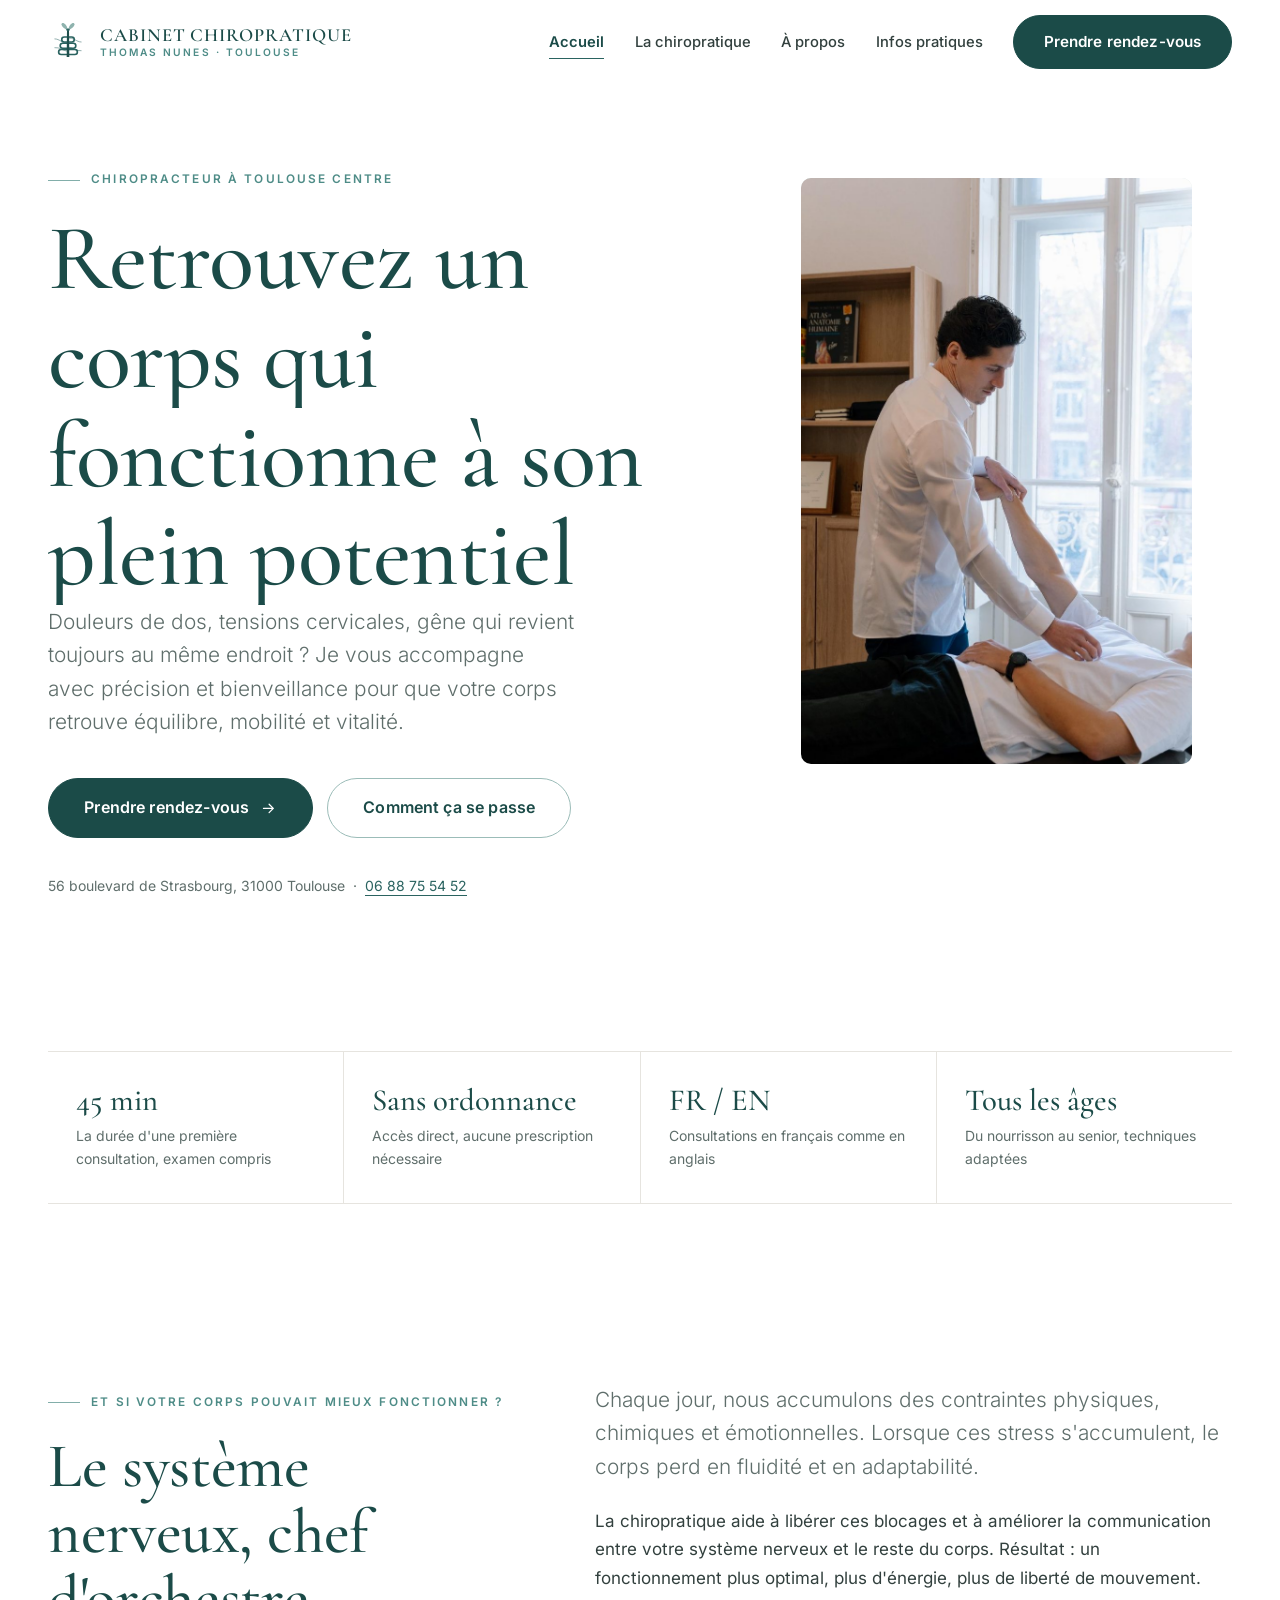
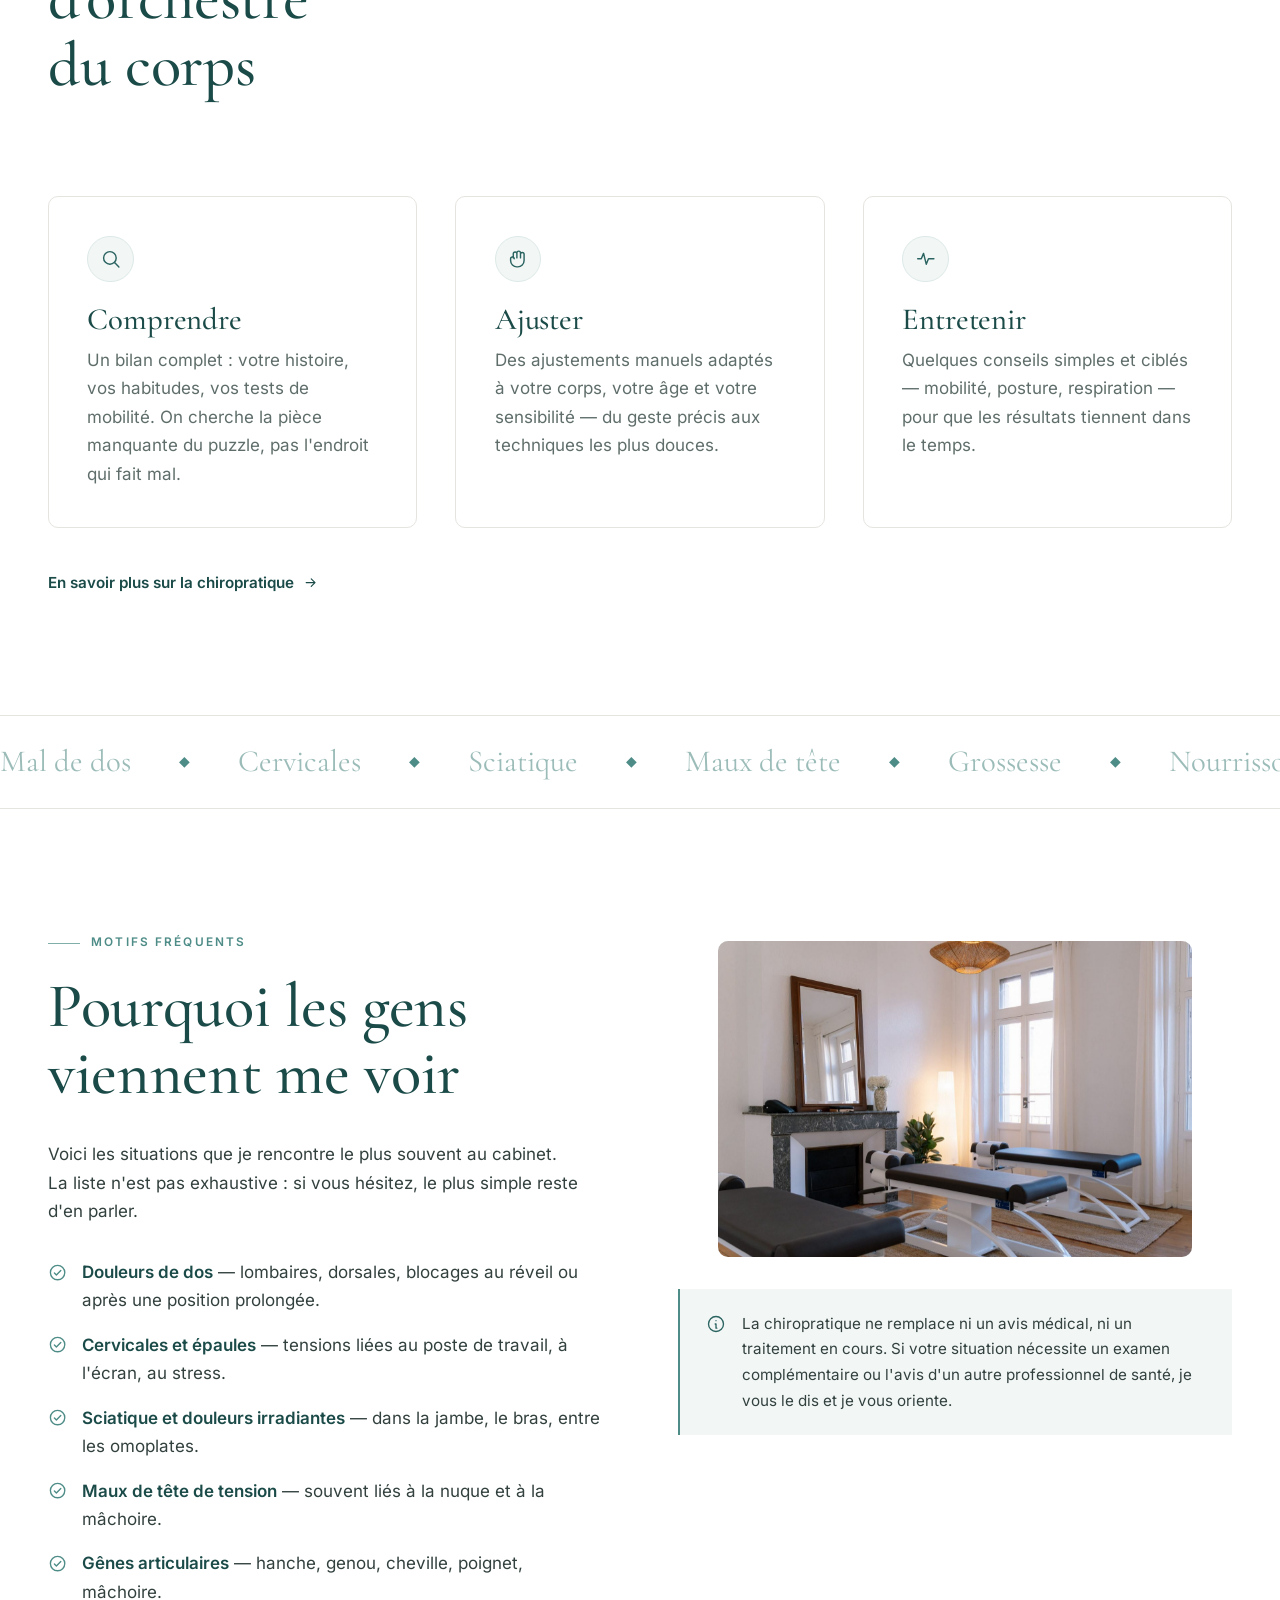
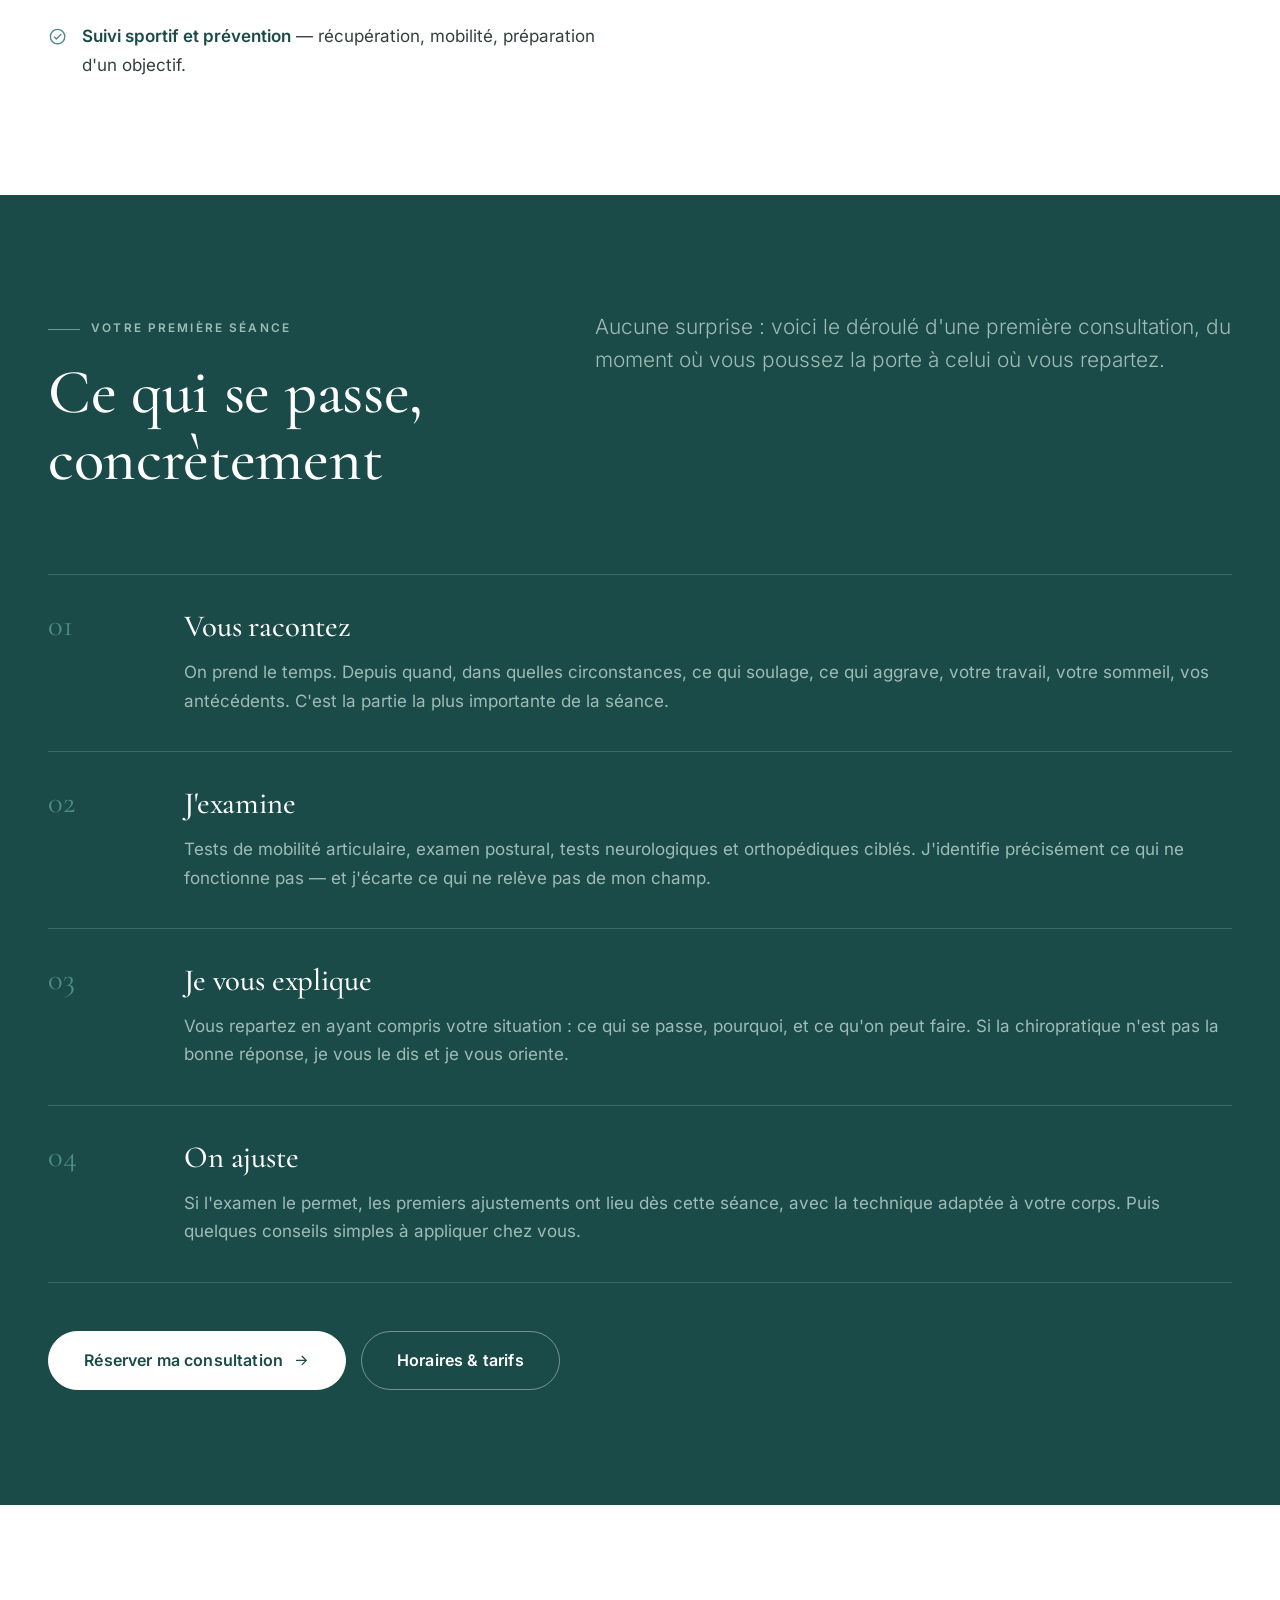
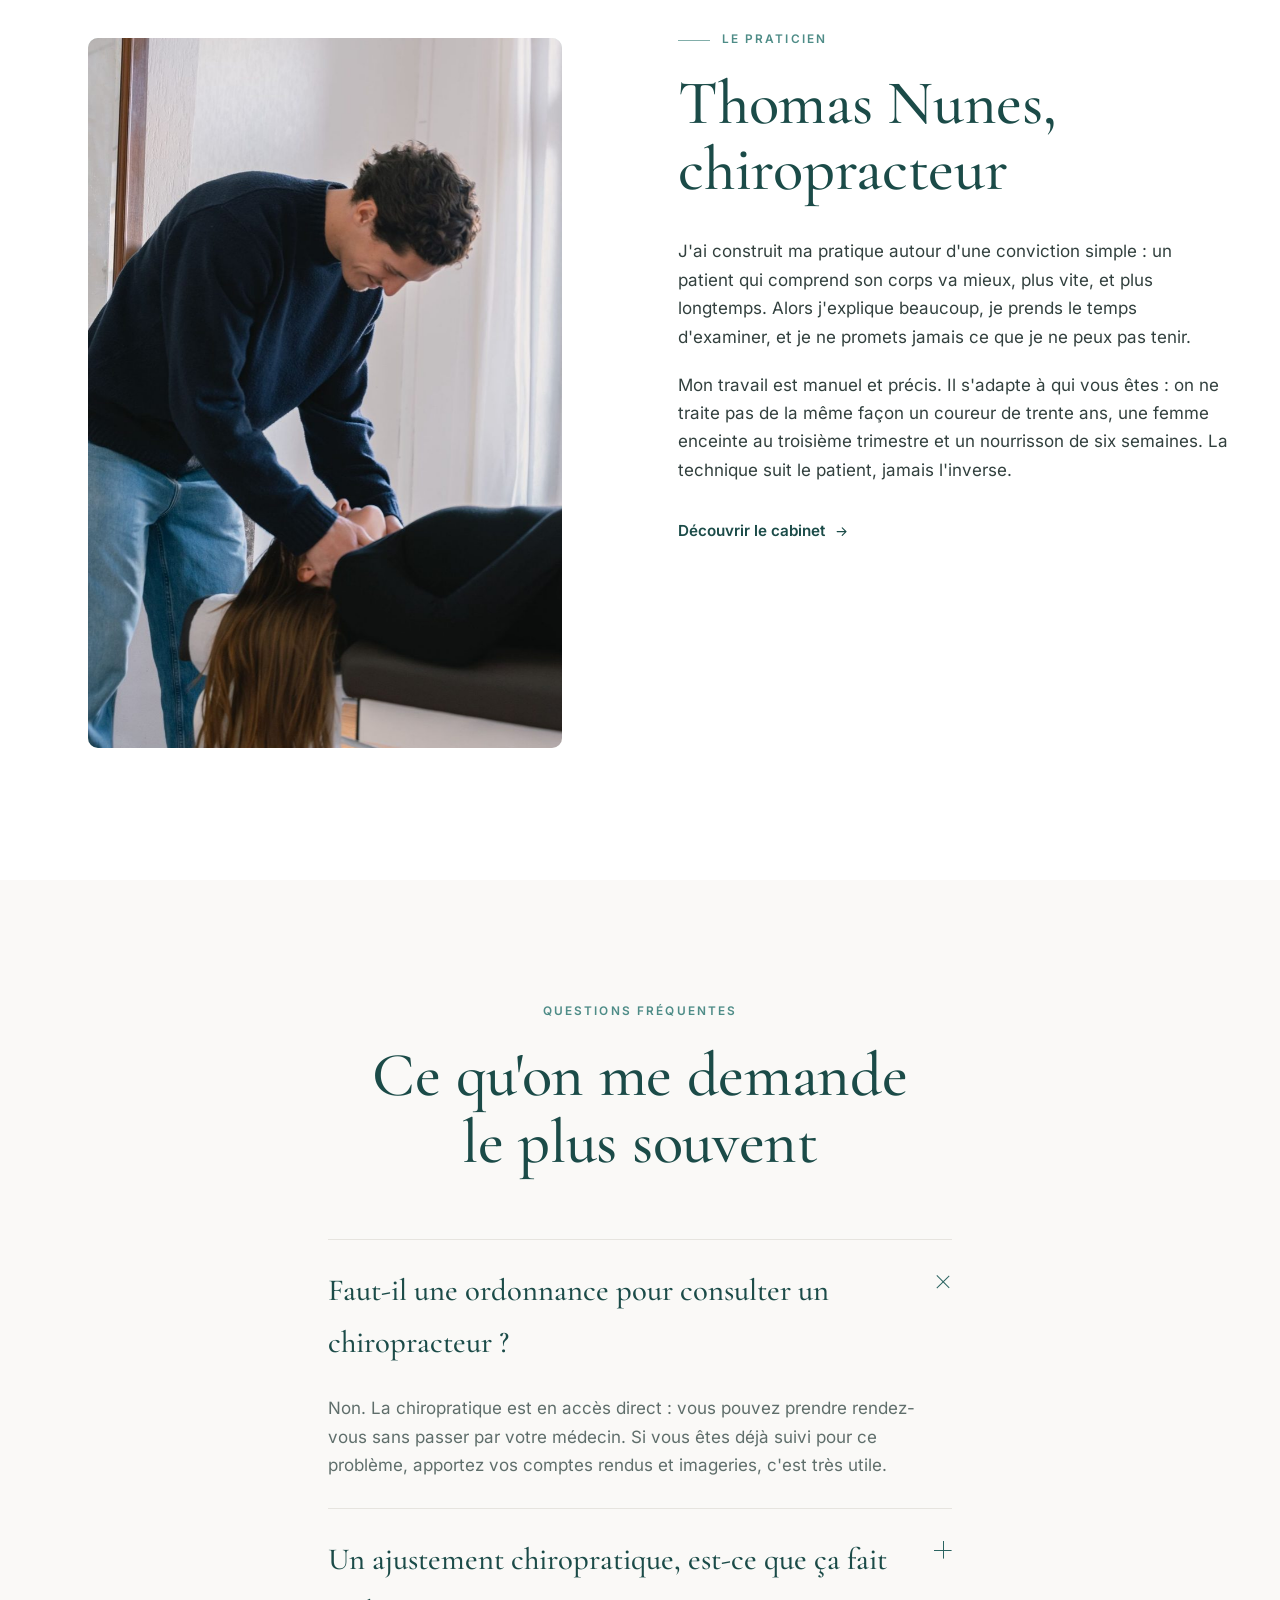
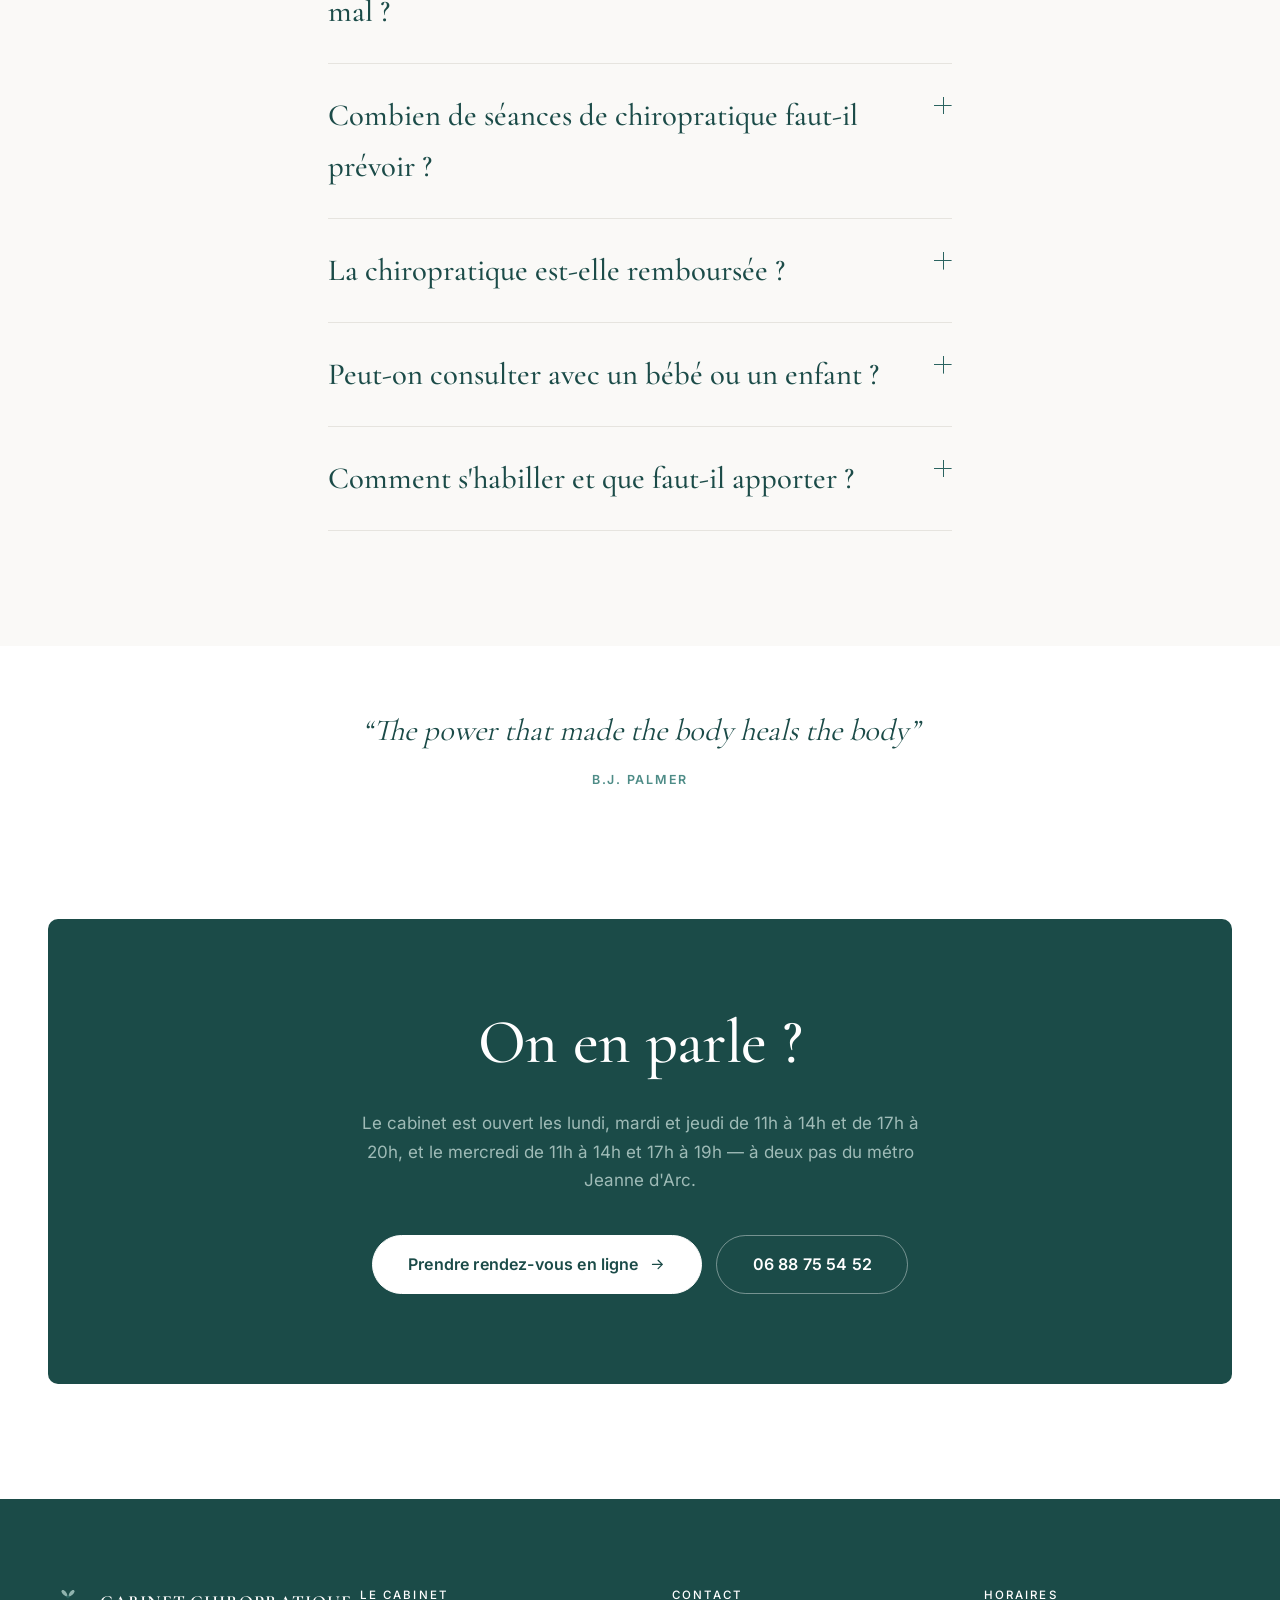
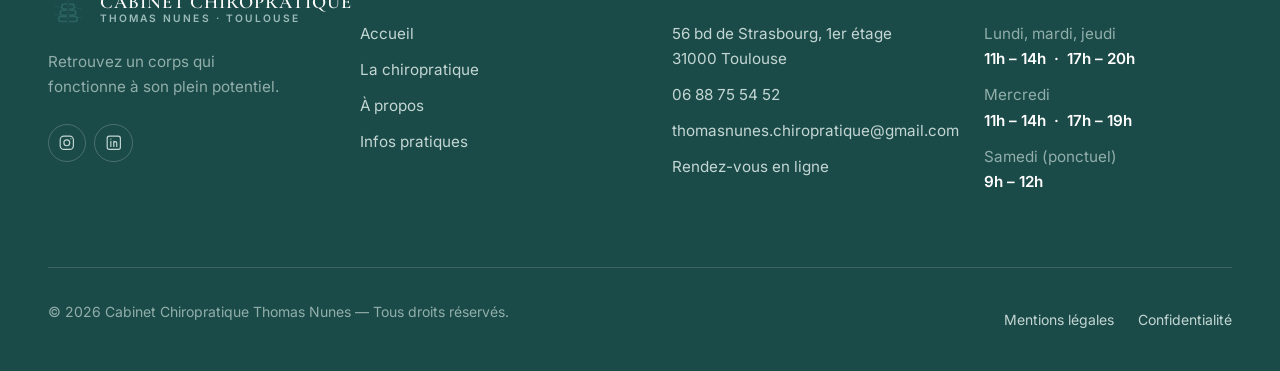
<file: index.html>
<!DOCTYPE html>
<html lang="fr">
<head>
<meta charset="utf-8">
<meta name="viewport" content="width=device-width, initial-scale=1">
<title>Chiropracteur à Toulouse | Cabinet Thomas Nunes</title>
<meta name="description" content="Chiropracteur à Toulouse centre, 56 bd de Strasbourg. Mal de dos, cervicales, sciatique : bilan complet, explication claire et ajustements adaptés. Sans ordonnance, sur rendez-vous.">
<link rel="canonical" href="https://nuneschiropratique.fr/">
<meta name="theme-color" content="#1B4B48">
<meta name="format-detection" content="telephone=no">
<link rel="icon" href="/assets/img/favicon.svg" type="image/svg+xml">
<link rel="apple-touch-icon" href="/assets/img/favicon.svg">
<link rel="preload" href="/assets/fonts/cormorant-garamond.woff2" as="font" type="font/woff2" crossorigin>
<link rel="preload" href="/assets/fonts/inter.woff2" as="font" type="font/woff2" crossorigin>
<meta property="og:type" content="website">
<meta property="og:locale" content="fr_FR">
<meta property="og:site_name" content="Cabinet Chiropratique Thomas Nunes">
<meta property="og:title" content="Chiropracteur à Toulouse | Cabinet Thomas Nunes">
<meta property="og:description" content="Chiropracteur à Toulouse centre, 56 bd de Strasbourg. Mal de dos, cervicales, sciatique : bilan complet, explication claire et ajustements adaptés. Sans ordonnance, sur rendez-vous.">
<meta property="og:url" content="https://nuneschiropratique.fr/">
<meta property="og:image" content="https://nuneschiropratique.fr/assets/img/cabinet-salle-de-soin.jpg">
<meta name="twitter:card" content="summary_large_image">
<meta name="twitter:title" content="Chiropracteur à Toulouse | Cabinet Thomas Nunes">
<meta name="twitter:description" content="Chiropracteur à Toulouse centre, 56 bd de Strasbourg. Mal de dos, cervicales, sciatique : bilan complet, explication claire et ajustements adaptés. Sans ordonnance, sur rendez-vous.">
<meta name="geo.region" content="FR-31">
<meta name="geo.placename" content="Toulouse">
<meta name="geo.position" content="43.6098;1.4478">
<link rel="stylesheet" href="/assets/css/site.css">
</head>
<body>
<a class="skip-link" href="#contenu">Aller au contenu</a>
<div class="loader" aria-hidden="true">
  <svg class="loader__mark" viewBox="0 0 64 64" aria-hidden="true">
    <g fill="none" stroke="#2A6360" stroke-width="2.6" stroke-linecap="round">
      <path d="M32 24h-6a4 4 0 0 0 0 8h12a4 4 0 0 0 0-8h-6"/>
      <path d="M32 34h-8.5a4 4 0 0 0 0 8h17a4 4 0 0 0 0-8H32"/>
      <path d="M32 44h-11a4 4 0 0 0 0 8h22a4 4 0 0 0 0-8H32"/>
    </g>
    <ellipse cx="32" cy="12.5" rx="2.8" ry="2" fill="#2A6360"/>
  </svg>
  <div class="loader__bar"><i></i></div>
</div>
<div class="swipe" aria-hidden="true"></div>
<div class="progress" aria-hidden="true"><i></i></div>
<header class="site-header">
  <div class="wrap site-header__inner">
    <a class="brand" href="/" aria-label="Cabinet Chiropratique Thomas Nunes — accueil">
      <img class="brand__mark" src="/assets/img/logo.svg" alt="" width="40" height="40">
      <span class="brand__text">
        <span class="brand__name">Cabinet Chiropratique</span>
        <span class="brand__role">Thomas Nunes · Toulouse</span>
      </span>
    </a>
    <button class="nav-toggle" type="button" aria-expanded="false" aria-controls="nav-principal">
      <span class="nav-toggle__bars" aria-hidden="true"><span></span><span></span><span></span></span> Menu
    </button>
    <nav class="nav" id="nav-principal" aria-label="Navigation principale">
      <ul class="nav__list"><li><a class="nav__link" href="/" aria-current="page">Accueil</a></li><li><a class="nav__link" href="/la-chiropratique/">La chiropratique</a></li><li><a class="nav__link" href="/le-cabinet/">À propos</a></li><li><a class="nav__link" href="/infos-pratiques/">Infos pratiques</a></li></ul>
      <a class="btn" href="/reserver/" data-magnetic>Prendre rendez-vous</a>
    </nav>
  </div>
</header>
<main id="contenu">

  <section class="hero">
    <div class="wrap">
      <div class="split split--wide-left split--top">
        <div>
          <p class="eyebrow reveal">Chiropracteur à Toulouse centre</p>
          <h1 data-words>Retrouvez un corps qui fonctionne à son plein potentiel</h1>
          <p class="lede reveal" data-delay="1">
            Douleurs de dos, tensions cervicales, gêne qui revient toujours au même endroit&nbsp;?
            Je vous accompagne avec précision et bienveillance pour que votre corps retrouve
            équilibre, mobilité et vitalité.
          </p>
          <div class="btn-row reveal" data-delay="2">
            <a class="btn btn--lg" href="/reserver/" data-magnetic>
              Prendre rendez-vous <svg viewBox="0 0 24 24" fill="none" stroke="currentColor" stroke-width="1.8" stroke-linecap="round" stroke-linejoin="round" aria-hidden="true"><path d="M5 12h14M13 6l6 6-6 6"/></svg>
            </a>
            <a class="btn btn--ghost btn--lg" href="#deroulement">Comment ça se passe</a>
          </div>
          <p class="reveal" data-delay="3" style="margin-top:2.25rem;font-size:var(--step--1);color:var(--ink-500)">
            56&nbsp;boulevard de Strasbourg, 31000 Toulouse &nbsp;·&nbsp;
            <a href="tel:+33688755452">06 88 75 54 52</a>
          </p>
        </div>
        <div class="reveal" data-delay="1"><figure class="figure figure--2-3 figure--parallax"><div class="figure__fallback"><svg viewBox="0 0 24 24" fill="none" stroke="currentColor" stroke-width="1.4" stroke-linecap="round" stroke-linejoin="round" aria-hidden="true"><path d="M3 21h18M5 21V8l7-5 7 5v13M10 21v-6h4v6"/></svg><span>Déposez <code>thomas-portrait-ajustement.jpg</code> dans <code>assets/img/</code></span></div><img src="/assets/img/thomas-portrait-ajustement.jpg" alt="Thomas Nunes, chiropracteur à Toulouse, pendant un ajustement" width="933" height="1400" decoding="async" onerror="this.style.display=&quot;none&quot;"><div class="figure__mask"></div></figure></div>
      </div>
    </div>
  </section>

  <section class="section--tight">
    <div class="wrap">
      <ul class="facts">
        <li><b data-count="45" data-suffix=" min">45 min</b><span>La durée d'une première consultation, examen compris</span></li>
        <li><b>Sans ordonnance</b><span>Accès direct, aucune prescription nécessaire</span></li>
        <li><b>FR / EN</b><span>Consultations en français comme en anglais</span></li>
        <li><b>Tous les âges</b><span>Du nourrisson au senior, techniques adaptées</span></li>
      </ul>
    </div>
  </section>

  <section class="section">
    <div class="wrap">
      <div class="split split--wide-right split--top" style="margin-bottom:clamp(2.5rem,5vw,4rem)">
        <div>
          <p class="eyebrow">Et si votre corps pouvait mieux fonctionner&nbsp;?</p>
          <h2>Le système nerveux, chef d'orchestre du corps</h2>
        </div>
        <div>
          <p class="lede">
            Chaque jour, nous accumulons des contraintes physiques, chimiques et
            émotionnelles. Lorsque ces stress s'accumulent, le corps perd en fluidité et
            en adaptabilité.
          </p>
          <p>
            La chiropratique aide à libérer ces blocages et à améliorer la communication
            entre votre système nerveux et le reste du corps. Résultat&nbsp;: un
            fonctionnement plus optimal, plus d'énergie, plus de liberté de mouvement.
          </p>
        </div>
      </div>
      <div>
          <div class="grid grid--3">
            <article class="card reveal">
              <div class="card__icon"><svg viewBox="0 0 24 24" fill="none" stroke="currentColor" stroke-width="1.6" stroke-linecap="round" stroke-linejoin="round" aria-hidden="true"><circle cx="11" cy="11" r="7"/><path d="M16.5 16.5L21 21"/></svg></div>
              <h3>Comprendre</h3>
              <p>Un bilan complet : votre histoire, vos habitudes, vos tests de mobilité. On cherche la pièce manquante du puzzle, pas l'endroit qui fait mal.</p>
            </article>
            <article class="card reveal" data-delay="1">
              <div class="card__icon"><svg viewBox="0 0 24 24" fill="none" stroke="currentColor" stroke-width="1.6" stroke-linecap="round" stroke-linejoin="round" aria-hidden="true"><path d="M7 11V6.5a2 2 0 0 1 4 0V11M11 11V5.5a2 2 0 0 1 4 0V11M15 11V7a2 2 0 0 1 4 0v7a7 7 0 0 1-7 7h-1a7 7 0 0 1-7-7v-2a2 2 0 0 1 4 0"/></svg></div>
              <h3>Ajuster</h3>
              <p>Des ajustements manuels adaptés à votre corps, votre âge et votre sensibilité — du geste précis aux techniques les plus douces.</p>
            </article>
            <article class="card reveal" data-delay="2">
              <div class="card__icon"><svg viewBox="0 0 24 24" fill="none" stroke="currentColor" stroke-width="1.6" stroke-linecap="round" stroke-linejoin="round" aria-hidden="true"><path d="M3 12h4l2.5-6 3 12 2.5-6h6"/></svg></div>
              <h3>Entretenir</h3>
              <p>Quelques conseils simples et ciblés — mobilité, posture, respiration — pour que les résultats tiennent dans le temps.</p>
            </article>
          </div>
          <p style="margin-top:2.5rem">
            <a class="link-arrow" href="/la-chiropratique/">En savoir plus sur la chiropratique <svg viewBox="0 0 24 24" fill="none" stroke="currentColor" stroke-width="1.8" stroke-linecap="round" stroke-linejoin="round" aria-hidden="true"><path d="M5 12h14M13 6l6 6-6 6"/></svg></a>
          </p>
      </div>
    </div>
  </section>

  <div class="marquee" aria-hidden="true">
    <div class="marquee__track">
      <span>Mal de dos</span><span>Cervicales</span><span>Sciatique</span><span>Maux de tête</span>
      <span>Grossesse</span><span>Nourrissons</span><span>Sportifs</span><span>Posture</span>
      <span>Mal de dos</span><span>Cervicales</span><span>Sciatique</span><span>Maux de tête</span>
      <span>Grossesse</span><span>Nourrissons</span><span>Sportifs</span><span>Posture</span>
    </div>
  </div>

  <section class="section">
    <div class="wrap">
      <div class="split split--top">
        <div>
          <p class="eyebrow">Motifs fréquents</p>
          <h2>Pourquoi les gens viennent me voir</h2>
          <p style="margin-bottom:2rem">
            Voici les situations que je rencontre le plus souvent au cabinet. La liste n'est pas
            exhaustive&nbsp;: si vous hésitez, le plus simple reste d'en parler.
          </p>
          <ul class="checks">
            <li><svg viewBox="0 0 24 24" fill="none" stroke="currentColor" stroke-width="1.7" stroke-linecap="round" stroke-linejoin="round" aria-hidden="true"><circle cx="12" cy="12" r="9"/><path d="M8 12.5l2.5 2.5L16 9.5"/></svg><span><strong>Douleurs de dos</strong> — lombaires, dorsales, blocages au réveil ou après une position prolongée.</span></li><li><svg viewBox="0 0 24 24" fill="none" stroke="currentColor" stroke-width="1.7" stroke-linecap="round" stroke-linejoin="round" aria-hidden="true"><circle cx="12" cy="12" r="9"/><path d="M8 12.5l2.5 2.5L16 9.5"/></svg><span><strong>Cervicales et épaules</strong> — tensions liées au poste de travail, à l'écran, au stress.</span></li><li><svg viewBox="0 0 24 24" fill="none" stroke="currentColor" stroke-width="1.7" stroke-linecap="round" stroke-linejoin="round" aria-hidden="true"><circle cx="12" cy="12" r="9"/><path d="M8 12.5l2.5 2.5L16 9.5"/></svg><span><strong>Sciatique et douleurs irradiantes</strong> — dans la jambe, le bras, entre les omoplates.</span></li><li><svg viewBox="0 0 24 24" fill="none" stroke="currentColor" stroke-width="1.7" stroke-linecap="round" stroke-linejoin="round" aria-hidden="true"><circle cx="12" cy="12" r="9"/><path d="M8 12.5l2.5 2.5L16 9.5"/></svg><span><strong>Maux de tête de tension</strong> — souvent liés à la nuque et à la mâchoire.</span></li><li><svg viewBox="0 0 24 24" fill="none" stroke="currentColor" stroke-width="1.7" stroke-linecap="round" stroke-linejoin="round" aria-hidden="true"><circle cx="12" cy="12" r="9"/><path d="M8 12.5l2.5 2.5L16 9.5"/></svg><span><strong>Gênes articulaires</strong> — hanche, genou, cheville, poignet, mâchoire.</span></li><li><svg viewBox="0 0 24 24" fill="none" stroke="currentColor" stroke-width="1.7" stroke-linecap="round" stroke-linejoin="round" aria-hidden="true"><circle cx="12" cy="12" r="9"/><path d="M8 12.5l2.5 2.5L16 9.5"/></svg><span><strong>Suivi sportif et prévention</strong> — récupération, mobilité, préparation d'un objectif.</span></li>
          </ul>
        </div>
        <div>
          <figure class="figure figure--land figure--parallax"><div class="figure__fallback"><svg viewBox="0 0 24 24" fill="none" stroke="currentColor" stroke-width="1.4" stroke-linecap="round" stroke-linejoin="round" aria-hidden="true"><path d="M3 21h18M5 21V8l7-5 7 5v13M10 21v-6h4v6"/></svg><span>Déposez <code>cabinet-salle-de-soin.jpg</code> dans <code>assets/img/</code></span></div><img src="/assets/img/cabinet-salle-de-soin.jpg" alt="La salle de soin du cabinet : trois tables de chiropratique, parquet et lumière naturelle" width="1600" height="1066" loading="lazy" decoding="async" onerror="this.style.display=&quot;none&quot;"><div class="figure__mask"></div></figure>
          <div class="note" style="margin-top:2rem">
            <svg viewBox="0 0 24 24" fill="none" stroke="currentColor" stroke-width="1.6" stroke-linecap="round" stroke-linejoin="round" aria-hidden="true"><circle cx="12" cy="12" r="9"/><path d="M12 8h.01M11 12h1v5h1"/></svg>
            <div><p>La chiropratique ne remplace ni un avis médical, ni un traitement en cours.
            Si votre situation nécessite un examen complémentaire ou l'avis d'un autre
            professionnel de santé, je vous le dis et je vous oriente.</p></div>
          </div>
        </div>
      </div>
    </div>
  </section>

  <section class="section section--brand" id="deroulement">
    <div class="wrap">
      <div class="split split--wide-right split--top" style="margin-bottom:3rem">
        <div>
          <p class="eyebrow">Votre première séance</p>
          <h2>Ce qui se passe,<br>concrètement</h2>
        </div>
        <div><p class="lede">Aucune surprise : voici le déroulé d'une première consultation, du
          moment où vous poussez la porte à celui où vous repartez.</p></div>
      </div>

      <ol class="steps">
        <li><h3>Vous racontez</h3><p>On prend le temps. Depuis quand, dans quelles circonstances, ce qui soulage, ce qui aggrave, votre travail, votre sommeil, vos antécédents. C'est la partie la plus importante de la séance.</p></li>
        <li><h3>J'examine</h3><p>Tests de mobilité articulaire, examen postural, tests neurologiques et orthopédiques ciblés. J'identifie précisément ce qui ne fonctionne pas — et j'écarte ce qui ne relève pas de mon champ.</p></li>
        <li><h3>Je vous explique</h3><p>Vous repartez en ayant compris votre situation : ce qui se passe, pourquoi, et ce qu'on peut faire. Si la chiropratique n'est pas la bonne réponse, je vous le dis et je vous oriente.</p></li>
        <li><h3>On ajuste</h3><p>Si l'examen le permet, les premiers ajustements ont lieu dès cette séance, avec la technique adaptée à votre corps. Puis quelques conseils simples à appliquer chez vous.</p></li>
      </ol>

      <div class="btn-row" style="margin-top:3rem">
        <a class="btn btn--light btn--lg" href="/reserver/" data-magnetic>Réserver ma consultation <svg viewBox="0 0 24 24" fill="none" stroke="currentColor" stroke-width="1.8" stroke-linecap="round" stroke-linejoin="round" aria-hidden="true"><path d="M5 12h14M13 6l6 6-6 6"/></svg></a>
        <a class="btn btn--outline-light btn--lg" href="/infos-pratiques/">Horaires &amp; tarifs</a>
      </div>
    </div>
  </section>

  <section class="section">
    <div class="wrap">
      <div class="split split--reverse split--top">
        <div>
          <p class="eyebrow">Le praticien</p>
          <h2>Thomas Nunes,<br>chiropracteur</h2>
          <p>J'ai construit ma pratique autour d'une conviction simple&nbsp;: un patient qui comprend
          son corps va mieux, plus vite, et plus longtemps. Alors j'explique beaucoup, je prends
          le temps d'examiner, et je ne promets jamais ce que je ne peux pas tenir.</p>
          <p>Mon travail est manuel et précis. Il s'adapte à qui vous êtes&nbsp;: on ne traite pas de
          la même façon un coureur de trente ans, une femme enceinte au troisième trimestre et un
          nourrisson de six semaines. La technique suit le patient, jamais l'inverse.</p>
          <p style="margin-top:2rem"><a class="link-arrow" href="/le-cabinet/">Découvrir le cabinet <svg viewBox="0 0 24 24" fill="none" stroke="currentColor" stroke-width="1.8" stroke-linecap="round" stroke-linejoin="round" aria-hidden="true"><path d="M5 12h14M13 6l6 6-6 6"/></svg></a></p>
        </div>
        <div><figure class="figure figure--2-3 figure--parallax"><div class="figure__fallback"><svg viewBox="0 0 24 24" fill="none" stroke="currentColor" stroke-width="1.4" stroke-linecap="round" stroke-linejoin="round" aria-hidden="true"><path d="M3 21h18M5 21V8l7-5 7 5v13M10 21v-6h4v6"/></svg><span>Déposez <code>thomas-ajustement-cervical.jpg</code> dans <code>assets/img/</code></span></div><img src="/assets/img/thomas-ajustement-cervical.jpg" alt="Thomas Nunes réalisant un ajustement cervical sur une patiente" width="934" height="1400" loading="lazy" decoding="async" onerror="this.style.display=&quot;none&quot;"><div class="figure__mask"></div></figure></div>
      </div>
    </div>
  </section>

  <!--
  ======================================================================
  AVIS GOOGLE — SECTION PRETE, EN ATTENTE DE VOS VRAIS AVIS
  ----------------------------------------------------------------------
  Aucun avis n'a ete invente. Collez ci-dessous 3 avis Google reels
  (prenom seul), puis retirez les balises de commentaire.
  Publier de faux avis est interdit (art. L121-4 du Code de la consommation).
  ======================================================================
  <section class="section section--soft">
    <div class="wrap">
      <div class="section-head section-head--center">
        <p class="eyebrow">Avis Google</p>
        <h2>Ce que disent mes patients</h2>
      </div>
      <div class="grid grid--3">
        <figure class="quote reveal">
          <div class="quote__stars" aria-label="5 etoiles sur 5"><svg viewBox="0 0 24 24" fill="currentColor" aria-hidden="true"><path d="M12 2l3 6.5 7 .9-5 4.8 1.2 7L12 17.8 5.8 21.2 7 14.2 2 9.4l7-.9L12 2z"/></svg><svg viewBox="0 0 24 24" fill="currentColor" aria-hidden="true"><path d="M12 2l3 6.5 7 .9-5 4.8 1.2 7L12 17.8 5.8 21.2 7 14.2 2 9.4l7-.9L12 2z"/></svg><svg viewBox="0 0 24 24" fill="currentColor" aria-hidden="true"><path d="M12 2l3 6.5 7 .9-5 4.8 1.2 7L12 17.8 5.8 21.2 7 14.2 2 9.4l7-.9L12 2z"/></svg><svg viewBox="0 0 24 24" fill="currentColor" aria-hidden="true"><path d="M12 2l3 6.5 7 .9-5 4.8 1.2 7L12 17.8 5.8 21.2 7 14.2 2 9.4l7-.9L12 2z"/></svg><svg viewBox="0 0 24 24" fill="currentColor" aria-hidden="true"><path d="M12 2l3 6.5 7 .9-5 4.8 1.2 7L12 17.8 5.8 21.2 7 14.2 2 9.4l7-.9L12 2z"/></svg></div>
          <blockquote>Collez ici un avis Google reel, mot pour mot.</blockquote>
          <figcaption><b>Prenom</b>Avis Google</figcaption>
        </figure>
      </div>
    </div>
  </section>
  -->

  <section class="section section--paper2">
    <div class="wrap wrap--narrow">
      <div class="section-head section-head--center">
        <p class="eyebrow">Questions fréquentes</p>
        <h2>Ce qu'on me demande le plus souvent</h2>
      </div>
      <div class="faq" data-accordion><details open><summary>Faut-il une ordonnance pour consulter un chiropracteur&nbsp;?</summary><div class="faq__body"><p>Non. La chiropratique est en accès direct : vous pouvez prendre rendez-vous sans passer par votre médecin. Si vous êtes déjà suivi pour ce problème, apportez vos comptes rendus et imageries, c'est très utile.</p></div></details><details><summary>Un ajustement chiropratique, est-ce que ça fait mal&nbsp;?</summary><div class="faq__body"><p>Un ajustement n'est pas censé être douloureux. Le craquement que certains entendent est un phénomène gazeux articulaire, sans gravité, et il n'est pas indispensable : plusieurs techniques permettent d'obtenir le même résultat sans bruit ni mouvement rapide. Dans les 24 à 48 heures suivant une première séance, de légères courbatures sont possibles.</p></div></details><details><summary>Combien de séances de chiropratique faut-il prévoir&nbsp;?</summary><div class="faq__body"><p>Cela dépend de votre situation : ancienneté du problème, nature, mode de vie. Je préfère donner une estimation honnête après l'examen plutôt qu'un chiffre avant de vous avoir vu, et je vous dirai aussi quand vous n'avez plus besoin de revenir.</p></div></details><details><summary>La chiropratique est-elle remboursée&nbsp;?</summary><div class="faq__body"><p>Les consultations ne sont pas prises en charge par l'Assurance Maladie. En revanche, de nombreuses mutuelles proposent un forfait annuel pour la chiropratique : une facture vous est remise à chaque séance, vérifiez votre contrat.</p></div></details><details><summary>Peut-on consulter avec un bébé ou un enfant&nbsp;?</summary><div class="faq__body"><p>Oui. Les techniques employées chez le nourrisson et l'enfant sont très douces, avec une pression comparable à celle que l'on exerce pour tester la maturité d'un fruit. Elles n'ont rien à voir avec ce que l'on imagine d'un ajustement chez l'adulte.</p></div></details><details><summary>Comment s'habiller et que faut-il apporter&nbsp;?</summary><div class="faq__body"><p>Une tenue souple dans laquelle vous pouvez bouger librement. Apportez vos imageries (radios, IRM, scanner), vos comptes rendus s'il y en a, et la liste de vos traitements en cours.</p></div></details></div>
    </div>
  </section>

  <div class="pullquote reveal"><blockquote>The power that made the body heals the body</blockquote><cite>B.J. Palmer</cite></div>

  <section class="section section--tight" style="padding-bottom:clamp(4rem,9vw,9rem)">
    <div class="wrap">
      <div class="cta-band reveal">
        <h2>On en parle&nbsp;?</h2>
        <p>Le cabinet est ouvert les lundi, mardi et jeudi de 11h à 14h et de 17h à 20h,
        et le mercredi de 11h à 14h et 17h à 19h — à deux pas du métro Jeanne d'Arc.</p>
        <div class="btn-row">
          <a class="btn btn--light btn--lg" href="/reserver/" data-magnetic>Prendre rendez-vous en ligne <svg viewBox="0 0 24 24" fill="none" stroke="currentColor" stroke-width="1.8" stroke-linecap="round" stroke-linejoin="round" aria-hidden="true"><path d="M5 12h14M13 6l6 6-6 6"/></svg></a>
          <a class="btn btn--outline-light btn--lg" href="tel:+33688755452">06 88 75 54 52</a>
        </div>
      </div>
    </div>
  </section>

</main>
<footer class="site-footer">
  <div class="wrap">
    <div class="footer-grid">
      <div>
        <div class="brand" style="margin-bottom:1.25rem">
          <img class="brand__mark" src="/assets/img/logo.svg" alt="" width="40" height="40">
          <span class="brand__text">
            <span class="brand__name">Cabinet Chiropratique</span>
            <span class="brand__role">Thomas Nunes · Toulouse</span>
          </span>
        </div>
        <p>Retrouvez un corps qui fonctionne à son plein potentiel.</p>
        <div class="social" style="margin-top:1.5rem">
          <a href="https://www.instagram.com/nuneschiropratique/" target="_blank" rel="noopener" aria-label="Instagram du cabinet"><svg viewBox="0 0 24 24" fill="none" stroke="currentColor" stroke-width="1.6" stroke-linecap="round" stroke-linejoin="round" aria-hidden="true"><rect x="3" y="3" width="18" height="18" rx="5"/><circle cx="12" cy="12" r="4"/><path d="M17.5 6.5h.01"/></svg></a>
          <a href="https://www.linkedin.com/in/thomas-nunes-5853b5300/" target="_blank" rel="noopener" aria-label="LinkedIn de Thomas Nunes"><svg viewBox="0 0 24 24" fill="none" stroke="currentColor" stroke-width="1.6" stroke-linecap="round" stroke-linejoin="round" aria-hidden="true"><rect x="3" y="3" width="18" height="18" rx="3"/><path d="M8 10v7M8 7v.01M12 17v-4.5a2 2 0 0 1 4 0V17M12 10v7"/></svg></a>
        </div>
      </div>
      <div>
        <h4>Le cabinet</h4>
        <ul>
          <li><a href="/">Accueil</a></li>
          <li><a href="/la-chiropratique/">La chiropratique</a></li>
          <li><a href="/le-cabinet/">À propos</a></li>
          <li><a href="/infos-pratiques/">Infos pratiques</a></li>
        </ul>
      </div>
      <div>
        <h4>Contact</h4>
        <ul>
          <li><a href="https://maps.google.com/?q=56+boulevard+de+Strasbourg+31000+Toulouse" target="_blank" rel="noopener">56 bd de Strasbourg, 1er étage<br>31000 Toulouse</a></li>
          <li><a href="tel:+33688755452">06 88 75 54 52</a></li>
          <li><a href="mailto:thomasnunes.chiropratique@gmail.com">thomasnunes.chiropratique@gmail.com</a></li>
          <li><a href="/reserver/">Rendez-vous en ligne</a></li>
        </ul>
      </div>
      <div>
        <h4>Horaires</h4>
        <ul>
          <li>Lundi, mardi, jeudi<br><strong style="color:#fff">11h – 14h &nbsp;·&nbsp; 17h – 20h</strong></li>
          <li>Mercredi<br><strong style="color:#fff">11h – 14h &nbsp;·&nbsp; 17h – 19h</strong></li>
          <li>Samedi (ponctuel)<br><strong style="color:#fff">9h – 12h</strong></li>
        </ul>
      </div>
    </div>
    <div class="footer-bottom">
      <p>© <span data-year>2026</span> Cabinet Chiropratique Thomas Nunes — Tous droits réservés.</p>
      <ul>
        <li><a href="/mentions-legales/">Mentions légales</a></li>
        <li><a href="/confidentialite/">Confidentialité</a></li>
      </ul>
    </div>
  </div>
</footer>
<script src="/assets/js/site.js" defer></script>
<script type="application/ld+json">{
  "@context": "https://schema.org",
  "@type": "Chiropractic",
  "@id": "https://nuneschiropratique.fr/#cabinet",
  "name": "Cabinet Chiropratique Thomas Nunes",
  "alternateName": "Nunes Chiropratique",
  "description": "Cabinet de chiropratique à Toulouse. Prise en charge des douleurs de dos, cervicales et articulaires, pour adultes, sportifs, femmes enceintes, nourrissons et seniors.",
  "url": "https://nuneschiropratique.fr/",
  "logo": "https://nuneschiropratique.fr/assets/img/embleme.svg",
  "image": "https://nuneschiropratique.fr/assets/img/cabinet-salle-de-soin.jpg",
  "telephone": "+33688755452",
  "email": "thomasnunes.chiropratique@gmail.com",
  "priceRange": "€",
  "currenciesAccepted": "EUR",
  "paymentAccepted": "Carte bancaire, Espèces, Chèque",
  "availableLanguage": ["fr", "en"],
  "medicalSpecialty": "Chiropractic",
  "address": {
    "@type": "PostalAddress",
    "streetAddress": "56 boulevard de Strasbourg, 1er étage",
    "postalCode": "31000",
    "addressLocality": "Toulouse",
    "addressRegion": "Occitanie",
    "addressCountry": "FR"
  },
  "geo": { "@type": "GeoCoordinates", "latitude": 43.6098, "longitude": 1.4478 },
  "areaServed": [
    { "@type": "City", "name": "Toulouse" },
    { "@type": "AdministrativeArea", "name": "Haute-Garonne" }
  ],
  "sameAs": ["https://www.instagram.com/nuneschiropratique/", "https://thomasnuneschiropratique.neptune.practicehub.io/p/book-online"],
  "hasMap": "https://maps.google.com/?q=56+boulevard+de+Strasbourg+31000+Toulouse",
  "openingHoursSpecification": [
    { "@type": "OpeningHoursSpecification", "dayOfWeek": ["Monday","Tuesday","Thursday"], "opens": "11:00", "closes": "14:00" },
    { "@type": "OpeningHoursSpecification", "dayOfWeek": ["Monday","Tuesday","Thursday"], "opens": "17:00", "closes": "20:00" },
    { "@type": "OpeningHoursSpecification", "dayOfWeek": "Wednesday", "opens": "11:00", "closes": "14:00" },
    { "@type": "OpeningHoursSpecification", "dayOfWeek": "Wednesday", "opens": "17:00", "closes": "19:00" }
  ],
  "founder": { "@id": "https://nuneschiropratique.fr/#thomas" },
  "potentialAction": {
    "@type": "ReserveAction",
    "target": { "@type": "EntryPoint", "urlTemplate": "https://thomasnuneschiropratique.neptune.practicehub.io/p/book-online", "actionPlatform": ["http://schema.org/DesktopWebPlatform","http://schema.org/MobileWebPlatform"] },
    "result": { "@type": "Reservation", "name": "Consultation de chiropratique" }
  }
}</script>
<script type="application/ld+json">{
  "@context": "https://schema.org",
  "@type": "Person",
  "@id": "https://nuneschiropratique.fr/#thomas",
  "name": "Thomas Nunes",
  "jobTitle": "Chiropracteur",
  "url": "https://nuneschiropratique.fr/le-cabinet/",
  "knowsLanguage": ["fr", "en"],
  "worksFor": { "@id": "https://nuneschiropratique.fr/#cabinet" },
  "address": {
    "@type": "PostalAddress",
    "streetAddress": "56 boulevard de Strasbourg, 1er étage",
    "postalCode": "31000",
    "addressLocality": "Toulouse",
    "addressCountry": "FR"
  }
}</script>
<script type="application/ld+json">{"@context":"https://schema.org","@type":"FAQPage","mainEntity":[{"@type":"Question","name":"Faut-il une ordonnance pour consulter un chiropracteur&nbsp;?","acceptedAnswer":{"@type":"Answer","text":"Non. La chiropratique est en accès direct : vous pouvez prendre rendez-vous sans passer par votre médecin. Si vous êtes déjà suivi pour ce problème, apportez vos comptes rendus et imageries, c'est très utile."}},{"@type":"Question","name":"Un ajustement chiropratique, est-ce que ça fait mal&nbsp;?","acceptedAnswer":{"@type":"Answer","text":"Un ajustement n'est pas censé être douloureux. Le craquement que certains entendent est un phénomène gazeux articulaire, sans gravité, et il n'est pas indispensable : plusieurs techniques permettent d'obtenir le même résultat sans bruit ni mouvement rapide. Dans les 24 à 48 heures suivant une première séance, de légères courbatures sont possibles."}},{"@type":"Question","name":"Combien de séances de chiropratique faut-il prévoir&nbsp;?","acceptedAnswer":{"@type":"Answer","text":"Cela dépend de votre situation : ancienneté du problème, nature, mode de vie. Je préfère donner une estimation honnête après l'examen plutôt qu'un chiffre avant de vous avoir vu, et je vous dirai aussi quand vous n'avez plus besoin de revenir."}},{"@type":"Question","name":"La chiropratique est-elle remboursée&nbsp;?","acceptedAnswer":{"@type":"Answer","text":"Les consultations ne sont pas prises en charge par l'Assurance Maladie. En revanche, de nombreuses mutuelles proposent un forfait annuel pour la chiropratique : une facture vous est remise à chaque séance, vérifiez votre contrat."}},{"@type":"Question","name":"Peut-on consulter avec un bébé ou un enfant&nbsp;?","acceptedAnswer":{"@type":"Answer","text":"Oui. Les techniques employées chez le nourrisson et l'enfant sont très douces, avec une pression comparable à celle que l'on exerce pour tester la maturité d'un fruit. Elles n'ont rien à voir avec ce que l'on imagine d'un ajustement chez l'adulte."}},{"@type":"Question","name":"Comment s'habiller et que faut-il apporter&nbsp;?","acceptedAnswer":{"@type":"Answer","text":"Une tenue souple dans laquelle vous pouvez bouger librement. Apportez vos imageries (radios, IRM, scanner), vos comptes rendus s'il y en a, et la liste de vos traitements en cours."}}]}</script>
<script type="application/ld+json">{"@context":"https://schema.org","@type":"WebSite","@id":"https://nuneschiropratique.fr/#site","url":"https://nuneschiropratique.fr/","name":"Cabinet Chiropratique Thomas Nunes","inLanguage":"fr-FR","publisher":{"@id":"https://nuneschiropratique.fr/#cabinet"}}</script>
</body>
</html>
</file>
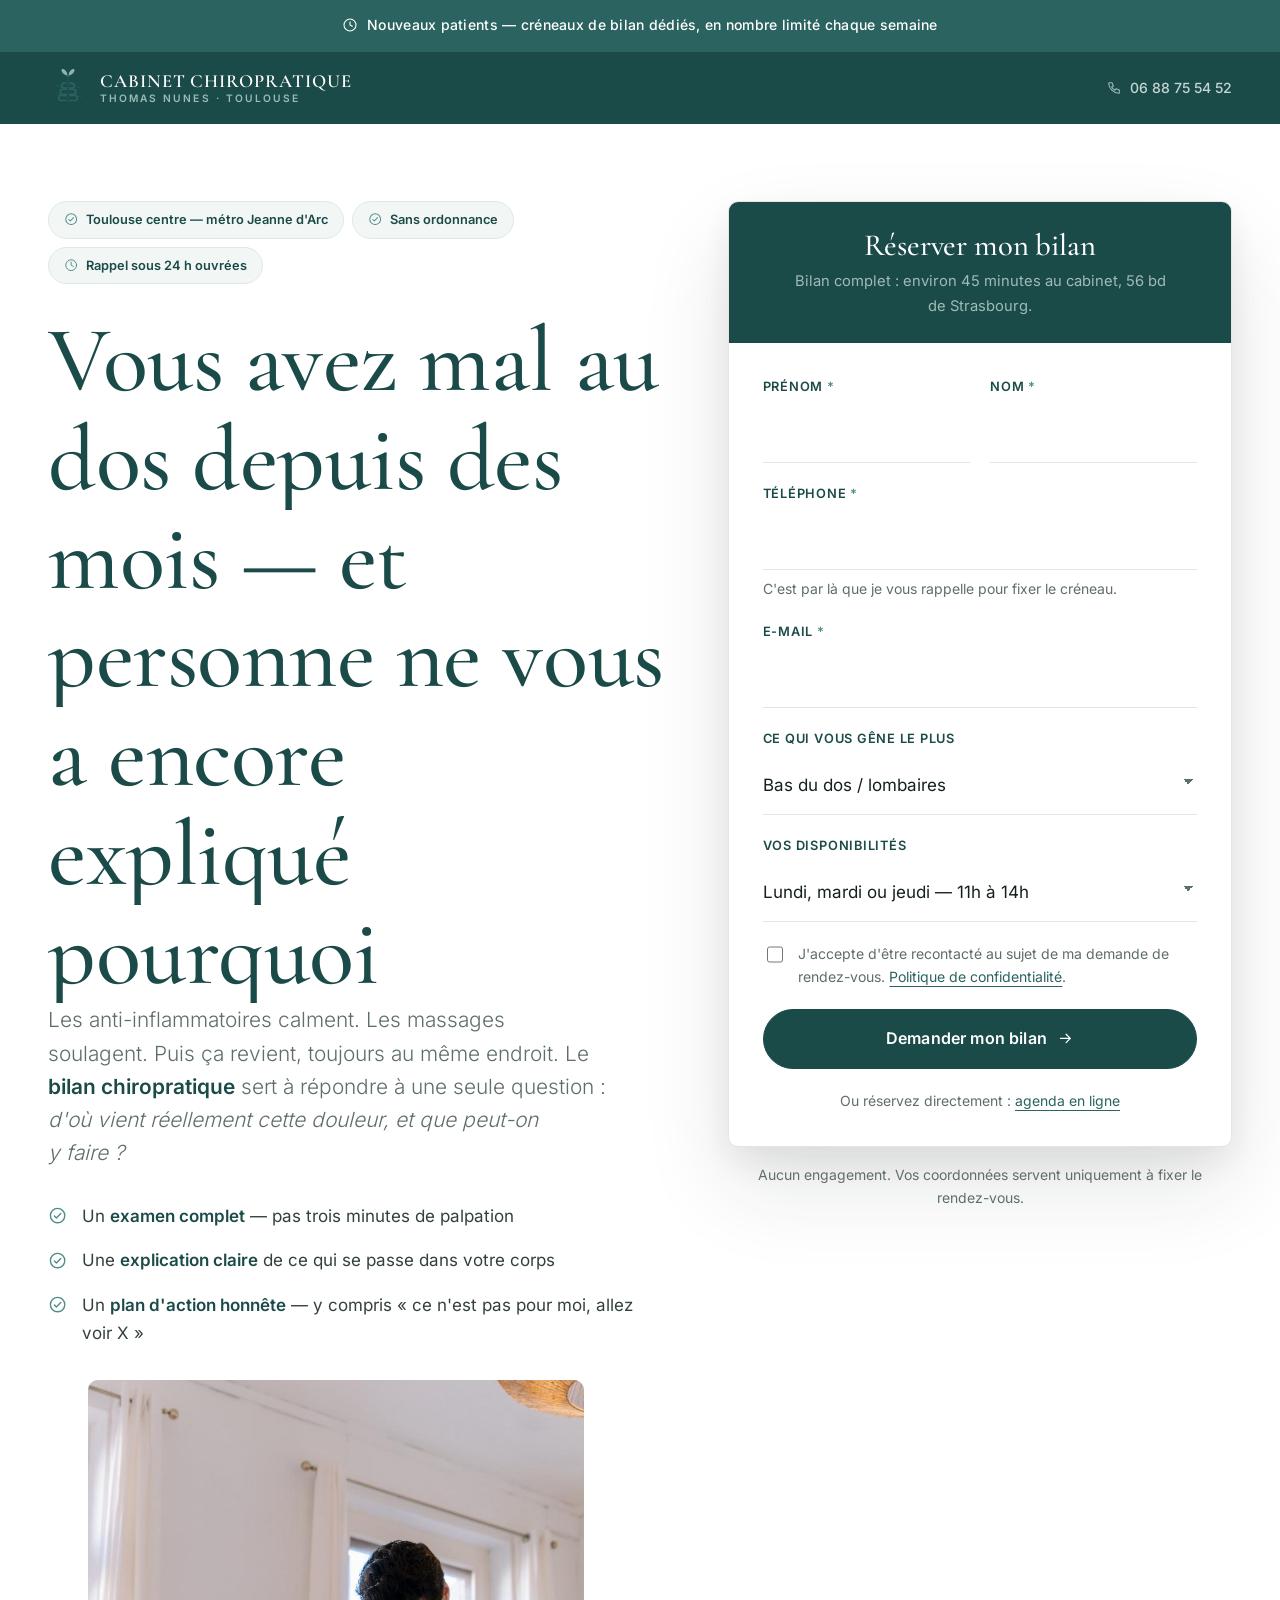
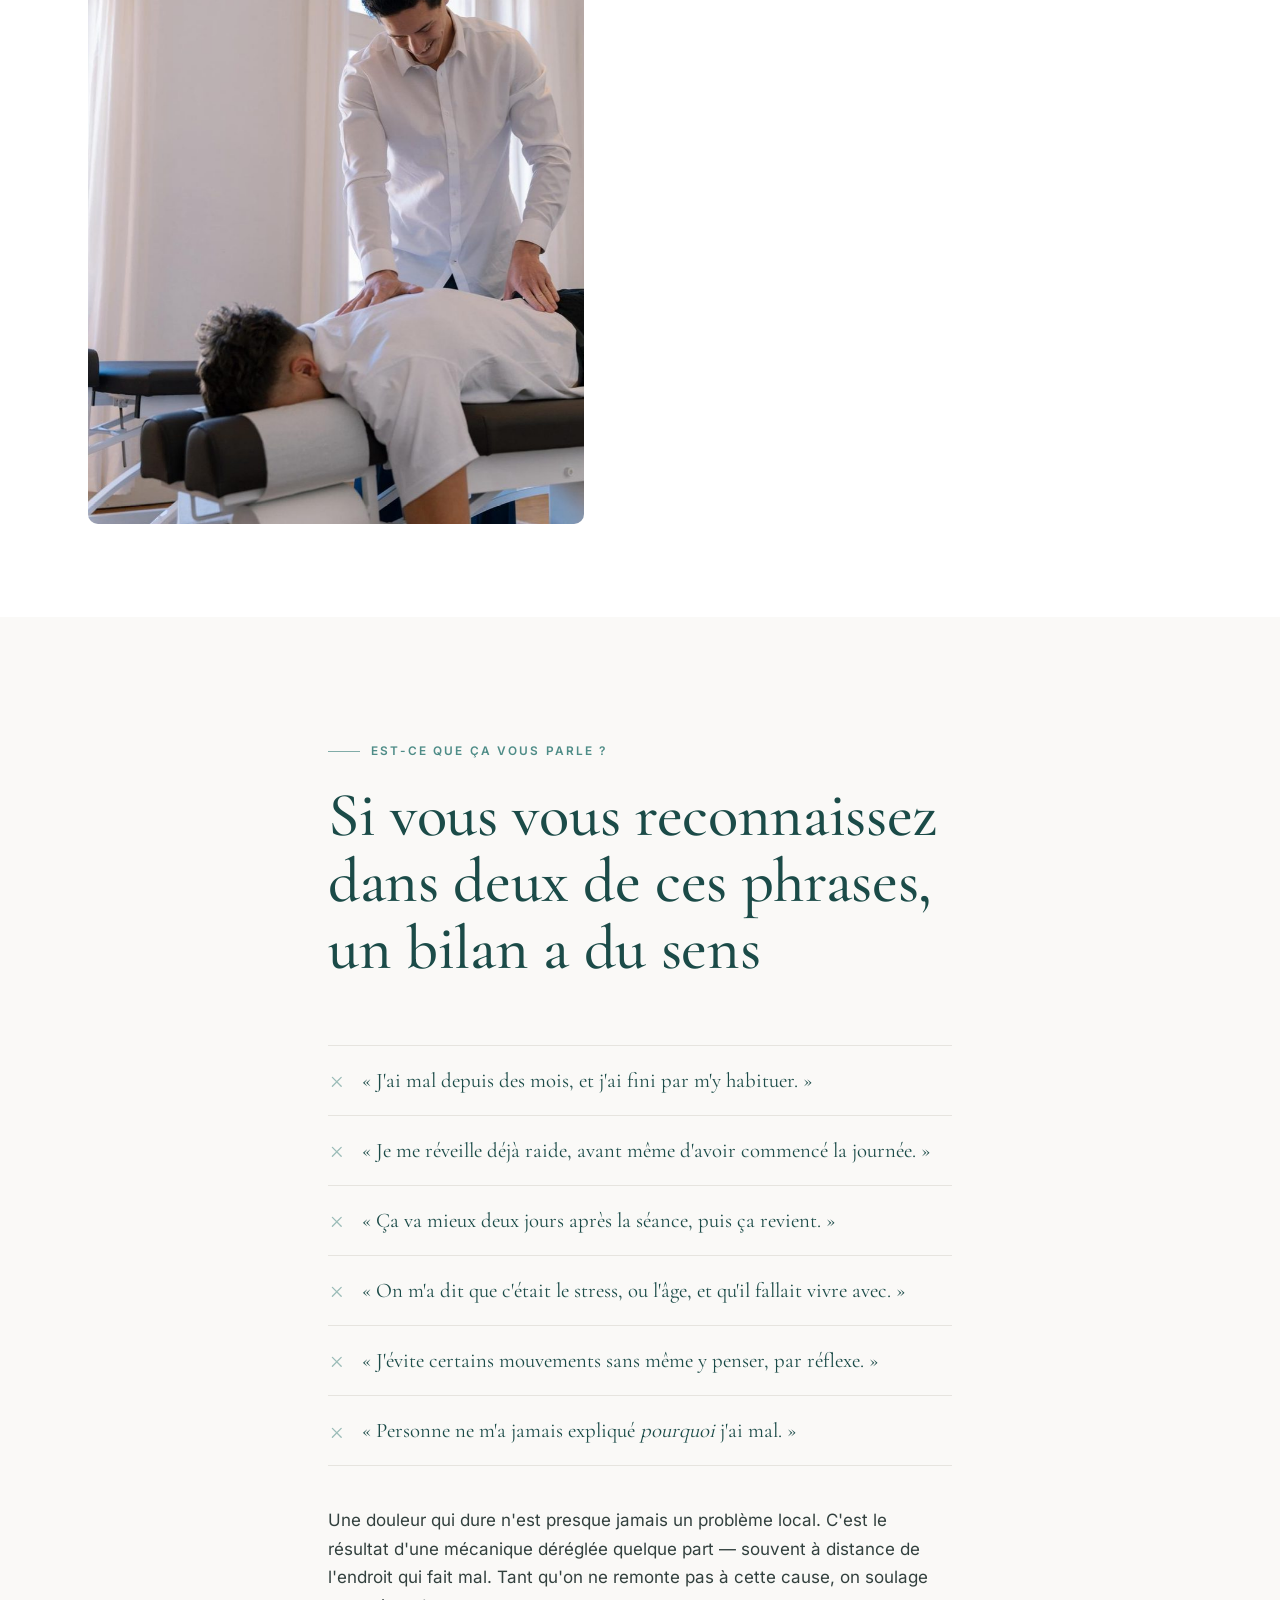
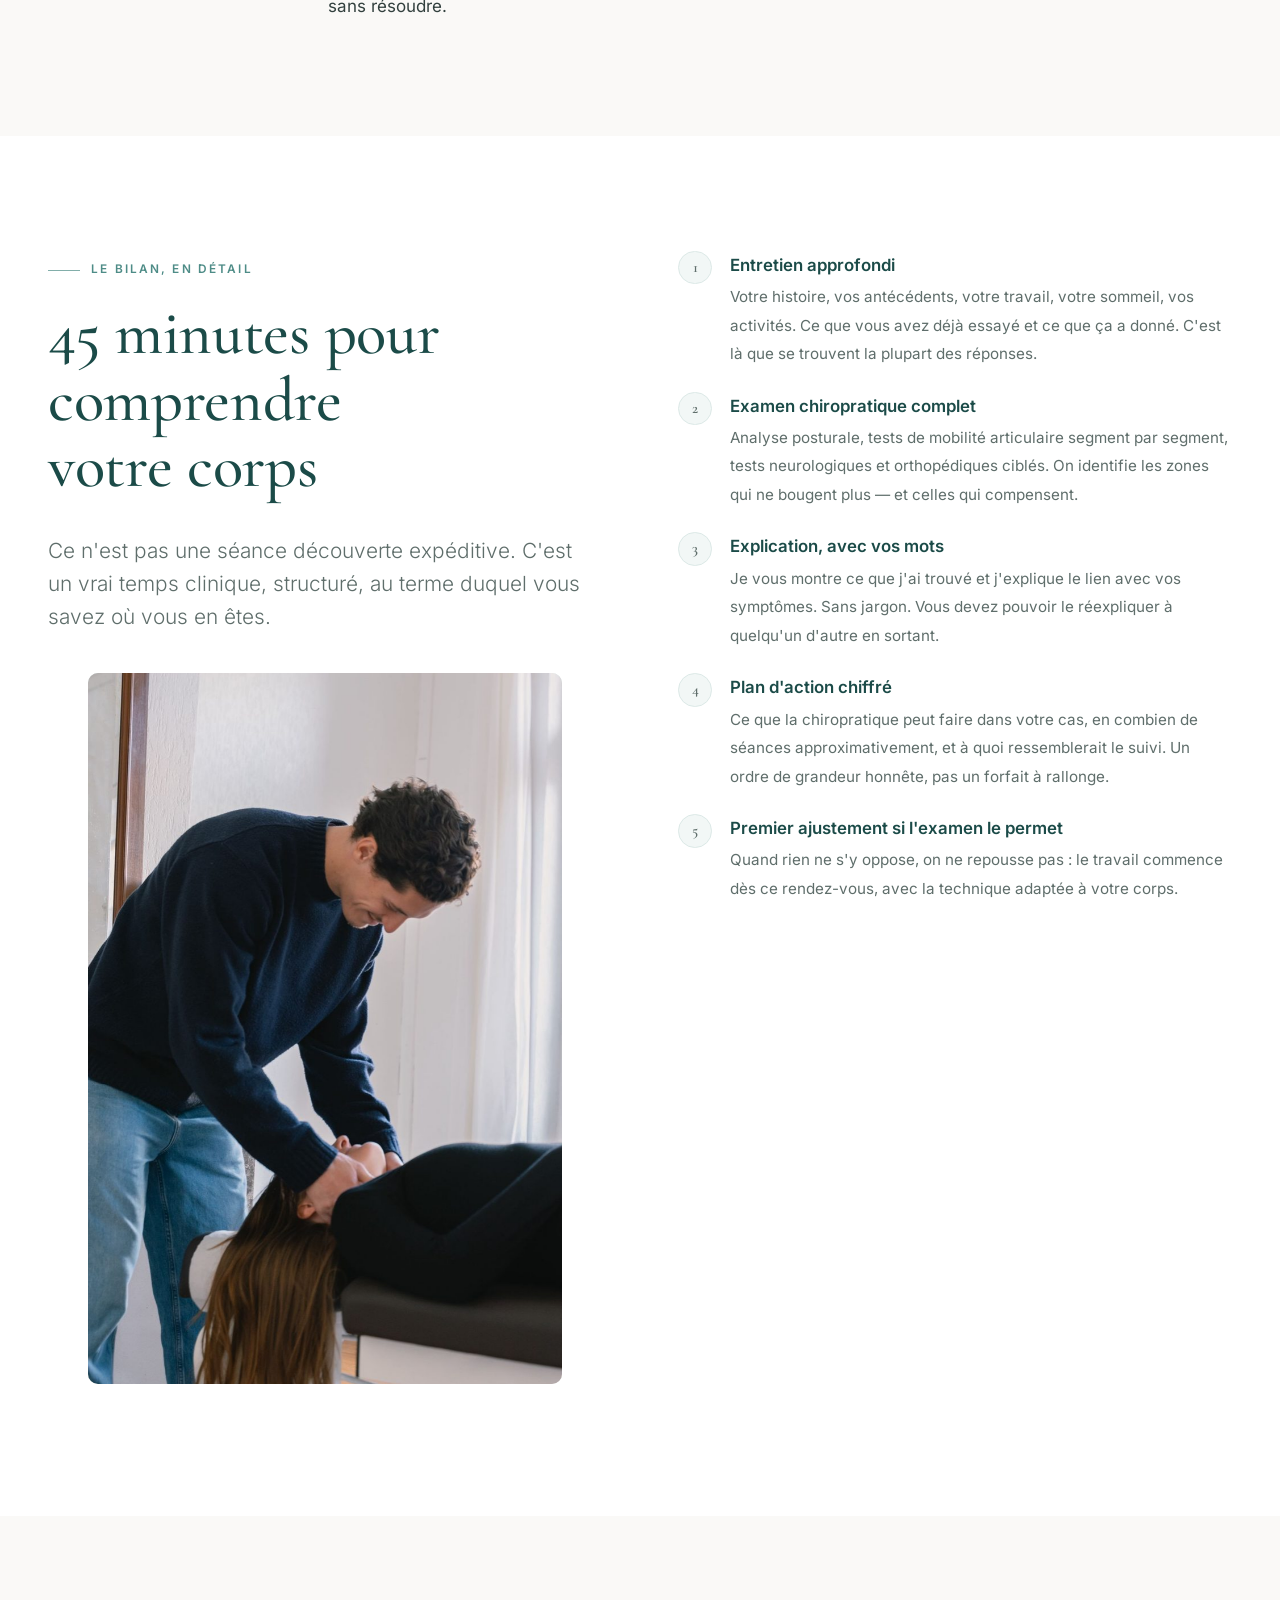
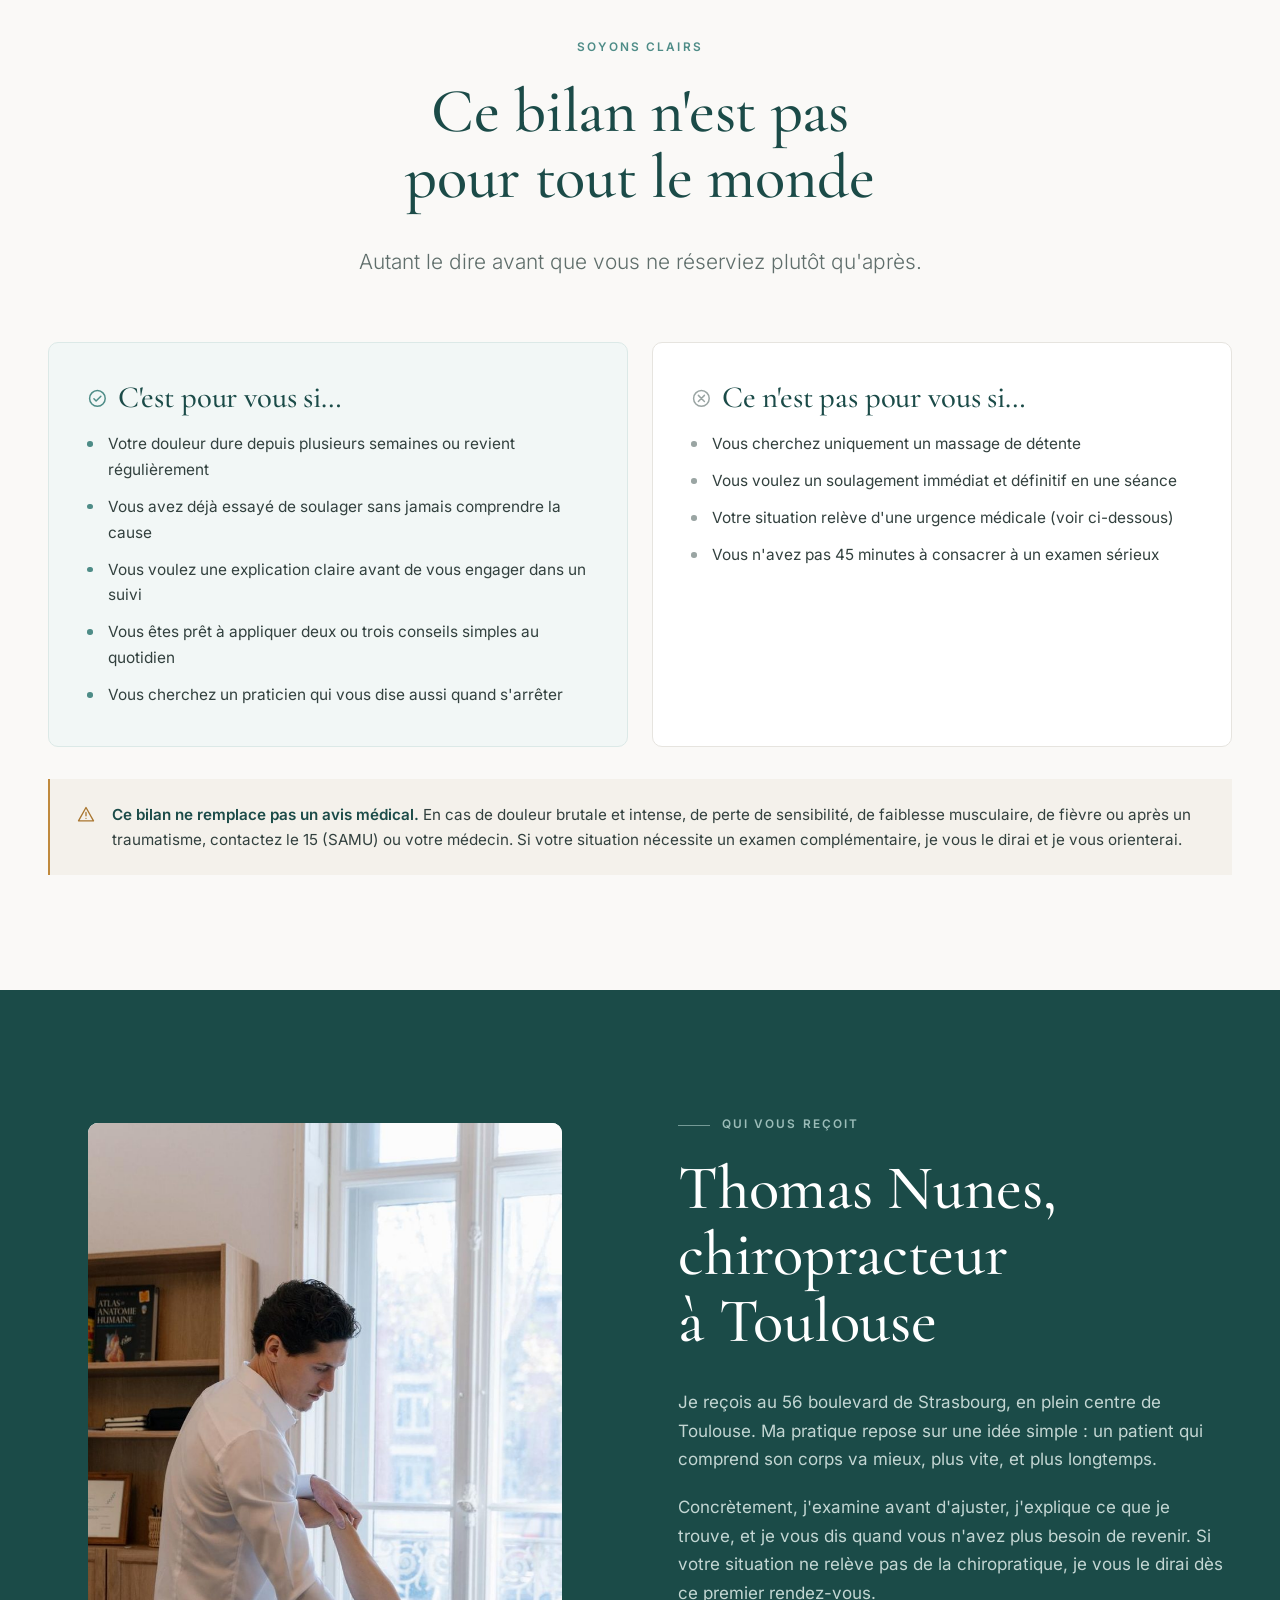
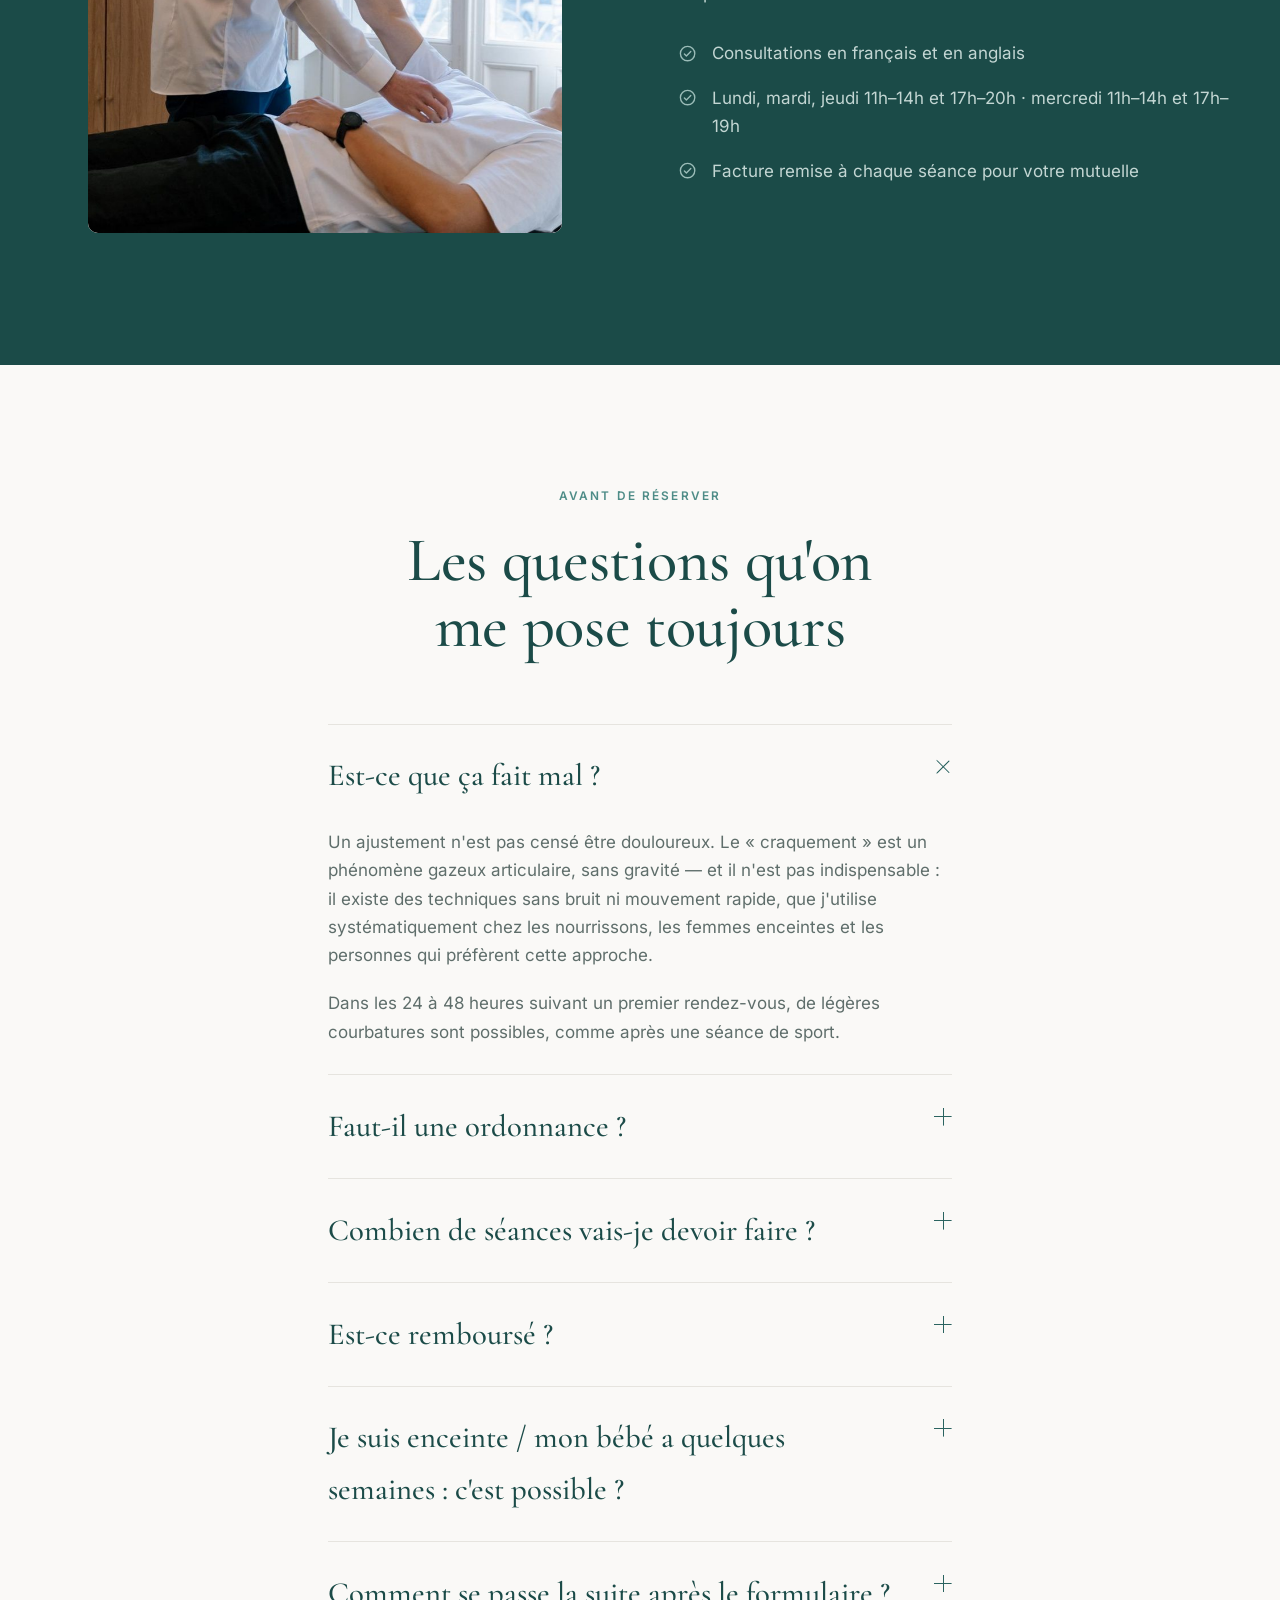
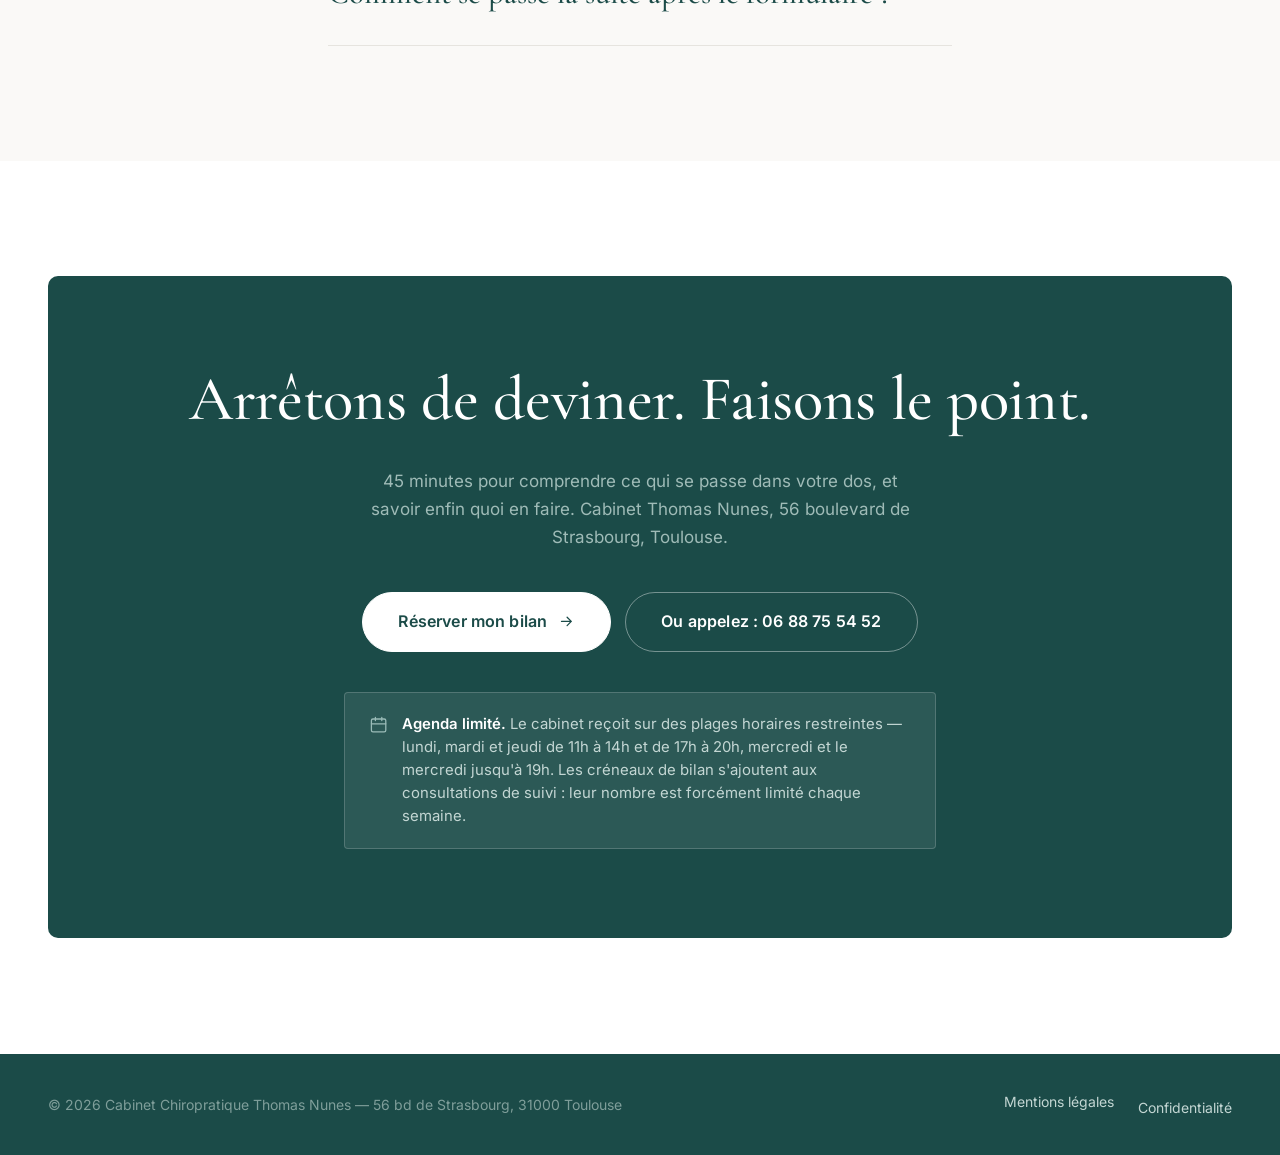
<file: bilan/index.html>
<!DOCTYPE html>
<html lang="fr">
<head>
<meta charset="utf-8">
<meta name="viewport" content="width=device-width, initial-scale=1">

<!-- ==========================================================================
     TUNNEL DE VENTE — PAGE PRIVEE
     Non accessible depuis le site vitrine :
       · aucun lien entrant depuis l'accueil, le menu ou le pied de page ;
       · noindex (balise ci-dessous + robots.txt + en-tete X-Robots-Tag) ;
       · absente du sitemap.xml ;
       · pas de menu : le visiteur venu de la publicite reste dans le parcours.
     URL a utiliser dans vos annonces :
       https://nuneschiropratique.fr/bilan/?src=nom-de-campagne
     ========================================================================== -->
<meta name="robots" content="noindex, nofollow, noarchive, nosnippet">
<title>Bilan chiropratique complet — Cabinet Thomas Nunes, Toulouse</title>
<meta name="description" content="Un bilan chiropratique complet à Toulouse : examen, explication de vos douleurs et plan d'action. Cabinet Thomas Nunes, 56 bd de Strasbourg.">
<meta name="theme-color" content="#1B4B48">
<link rel="icon" href="/assets/img/favicon.svg" type="image/svg+xml">
<link rel="preload" href="/assets/fonts/cormorant-garamond.woff2" as="font" type="font/woff2" crossorigin>
<link rel="preload" href="/assets/fonts/inter.woff2" as="font" type="font/woff2" crossorigin>
<link rel="stylesheet" href="/assets/css/site.css">
<link rel="stylesheet" href="/assets/css/funnel.css">
</head>
<body class="funnel">
<a class="skip-link" href="#reserver">Aller au formulaire de réservation</a>
<div class="swipe" aria-hidden="true"></div>
<div class="offer-bar">
  <span><svg viewBox="0 0 24 24" fill="none" stroke="currentColor" stroke-width="1.6" stroke-linecap="round" stroke-linejoin="round" aria-hidden="true"><circle cx="12" cy="12" r="9"/><path d="M12 7v5l3.5 2"/></svg> Nouveaux patients — créneaux de bilan dédiés, en nombre limité chaque semaine</span>
</div>
<header class="funnel-header">
  <div class="wrap funnel-header__inner">
    <span class="brand">
      <img class="brand__mark" src="/assets/img/logo.svg" alt="" width="40" height="40">
      <span class="brand__text">
        <span class="brand__name">Cabinet Chiropratique</span>
        <span class="brand__role">Thomas Nunes · Toulouse</span>
      </span>
    </span>
    <a class="funnel-header__meta" href="tel:+33688755452"><svg viewBox="0 0 24 24" fill="none" stroke="currentColor" stroke-width="1.6" stroke-linecap="round" stroke-linejoin="round" aria-hidden="true"><path d="M5 4h4l2 5-2.5 1.5a11 11 0 0 0 5 5L15 13l5 2v4a1 1 0 0 1-1 1A16 16 0 0 1 4 5a1 1 0 0 1 1-1z"/></svg> 06 88 75 54 52</a>
  </div>
</header>
<main>

  <section class="funnel-hero">
    <div class="wrap funnel-split">
      <div>
        <div class="badge-row">
          <span class="badge"><svg viewBox="0 0 24 24" fill="none" stroke="currentColor" stroke-width="1.7" stroke-linecap="round" stroke-linejoin="round" aria-hidden="true"><circle cx="12" cy="12" r="9"/><path d="M8 12.5l2.5 2.5L16 9.5"/></svg> Toulouse centre — métro Jeanne d'Arc</span>
          <span class="badge"><svg viewBox="0 0 24 24" fill="none" stroke="currentColor" stroke-width="1.7" stroke-linecap="round" stroke-linejoin="round" aria-hidden="true"><circle cx="12" cy="12" r="9"/><path d="M8 12.5l2.5 2.5L16 9.5"/></svg> Sans ordonnance</span>
          <span class="badge"><svg viewBox="0 0 24 24" fill="none" stroke="currentColor" stroke-width="1.6" stroke-linecap="round" stroke-linejoin="round" aria-hidden="true"><circle cx="12" cy="12" r="9"/><path d="M12 7v5l3.5 2"/></svg> Rappel sous 24 h ouvrées</span>
        </div>

        <h1 data-words>Vous avez mal au dos depuis des mois — et personne ne vous a encore expliqué pourquoi</h1>

        <p class="lede reveal" data-delay="1">
          Les anti-inflammatoires calment. Les massages soulagent. Puis ça revient, toujours au même
          endroit. Le <strong>bilan chiropratique</strong> sert à répondre à une seule question&nbsp;:
          <em>d'où vient réellement cette douleur, et que peut-on y faire&nbsp;?</em>
        </p>

        <ul class="checks reveal" data-delay="2" style="margin:2rem 0">
          <li><svg viewBox="0 0 24 24" fill="none" stroke="currentColor" stroke-width="1.7" stroke-linecap="round" stroke-linejoin="round" aria-hidden="true"><circle cx="12" cy="12" r="9"/><path d="M8 12.5l2.5 2.5L16 9.5"/></svg><span>Un <strong>examen complet</strong> — pas trois minutes de palpation</span></li>
          <li><svg viewBox="0 0 24 24" fill="none" stroke="currentColor" stroke-width="1.7" stroke-linecap="round" stroke-linejoin="round" aria-hidden="true"><circle cx="12" cy="12" r="9"/><path d="M8 12.5l2.5 2.5L16 9.5"/></svg><span>Une <strong>explication claire</strong> de ce qui se passe dans votre corps</span></li>
          <li><svg viewBox="0 0 24 24" fill="none" stroke="currentColor" stroke-width="1.7" stroke-linecap="round" stroke-linejoin="round" aria-hidden="true"><circle cx="12" cy="12" r="9"/><path d="M8 12.5l2.5 2.5L16 9.5"/></svg><span>Un <strong>plan d'action honnête</strong> — y compris «&nbsp;ce n'est pas pour moi, allez voir X&nbsp;»</span></li>
        </ul>

        <div style="max-width:36rem"><figure class="figure figure--2-3 figure--parallax"><div class="figure__fallback"><svg viewBox="0 0 24 24" fill="none" stroke="currentColor" stroke-width="1.4" stroke-linecap="round" stroke-linejoin="round" aria-hidden="true"><path d="M3 21h18M5 21V8l7-5 7 5v13M10 21v-6h4v6"/></svg><span>Déposez <code>thomas-consultation.jpg</code> dans <code>assets/img/</code></span></div><img src="/assets/img/thomas-consultation.jpg" alt="Thomas Nunes en consultation, ajustement cervical au cabinet de Toulouse" width="933" height="1400" decoding="async" onerror="this.style.display=&quot;none&quot;"><div class="figure__mask"></div></figure></div>
      </div>

      <aside class="funnel-split__aside" id="reserver">
        <div class="booking-card">
          <div class="booking-card__head">
            <h2>Réserver mon bilan</h2>
            <!-- ==============================================================
                 A COMPLETER — OFFRE & PRIX
                 Aucun tarif n'a ete invente. Si votre annonce met en avant un
                 prix ou une remise, decommentez et renseignez — les montants
                 doivent etre identiques a ceux de la publicite.

                 <div class="booking-card__price"><ins>__ €</ins><del>__ €</del></div>
                 ============================================================== -->
            <p>Bilan complet&nbsp;: environ 45 minutes au cabinet, 56 bd de Strasbourg.</p>
          </div>
          <div class="booking-card__body">
            <form class="form" name="bilan" method="POST" data-netlify="true" netlify-honeypot="bot-field" action="/bilan/merci/">
              <input type="hidden" name="form-name" value="bilan">
              <!-- Trace la campagne : ajoutez ?src=meta-octobre a l'URL de vos annonces -->
              <input type="hidden" name="source" value="tunnel-bilan" data-src-field>
              <p hidden><label>Ne pas remplir&nbsp;: <input name="bot-field"></label></p>

              <div class="form__row">
                <div class="field"><label for="b-prenom">Prénom <span class="req" aria-hidden="true">*</span></label>
                  <input type="text" id="b-prenom" name="prenom" autocomplete="given-name" required></div>
                <div class="field"><label for="b-nom">Nom <span class="req" aria-hidden="true">*</span></label>
                  <input type="text" id="b-nom" name="nom" autocomplete="family-name" required></div>
              </div>
              <div class="field"><label for="b-tel">Téléphone <span class="req" aria-hidden="true">*</span></label>
                <input type="tel" id="b-tel" name="telephone" autocomplete="tel" inputmode="tel" required>
                <p class="hint">C'est par là que je vous rappelle pour fixer le créneau.</p></div>
              <div class="field"><label for="b-email">E-mail <span class="req" aria-hidden="true">*</span></label>
                <input type="email" id="b-email" name="email" autocomplete="email" required></div>
              <div class="field"><label for="b-zone">Ce qui vous gêne le plus</label>
                <select id="b-zone" name="zone">
                  <option>Bas du dos / lombaires</option><option>Nuque, cou, épaules</option>
                  <option>Milieu du dos</option><option>Maux de tête</option>
                  <option>Douleur dans une jambe ou un bras</option><option>Suivi sportif / prévention</option>
                  <option>Grossesse</option><option>Nourrisson ou enfant</option>
                  <option>Autre / je ne sais pas</option>
                </select></div>
              <div class="field"><label for="b-dispo">Vos disponibilités</label>
                <select id="b-dispo" name="disponibilites">
                  <option>Lundi, mardi ou jeudi — 11h à 14h</option>
                  <option>Lundi, mardi ou jeudi — 17h à 20h</option>
                  <option>Mercredi — 11h à 14h ou 17h à 19h</option>
                  <option>Flexible</option>
                </select></div>
              <label class="consent"><input type="checkbox" name="consentement" value="oui" required>
                <span>J'accepte d'être recontacté au sujet de ma demande de rendez-vous.
                <a href="/confidentialite/" target="_blank" rel="noopener">Politique de confidentialité</a>.</span></label>
              <button class="btn btn--lg btn--block" type="submit">Demander mon bilan <svg viewBox="0 0 24 24" fill="none" stroke="currentColor" stroke-width="1.8" stroke-linecap="round" stroke-linejoin="round" aria-hidden="true"><path d="M5 12h14M13 6l6 6-6 6"/></svg></button>
              <p style="text-align:center;font-size:var(--step--1);color:var(--ink-500);margin:0">
                Ou réservez directement&nbsp;: <a href="/reserver/">agenda en ligne</a></p>
            </form>
          </div>
        </div>
        <p style="margin-top:1rem;font-size:var(--step--1);color:var(--ink-500);text-align:center">
          Aucun engagement. Vos coordonnées servent uniquement à fixer le rendez-vous.</p>
      </aside>
    </div>
  </section>

  <section class="section section--paper2">
    <div class="wrap wrap--narrow">
      <div class="section-head"><p class="eyebrow">Est-ce que ça vous parle&nbsp;?</p>
        <h2>Si vous vous reconnaissez dans deux de ces phrases, un bilan a du sens</h2></div>
      <ul class="pain-list reveal">
        <li><svg viewBox="0 0 24 24" fill="none" stroke="currentColor" stroke-width="1.8" stroke-linecap="round" stroke-linejoin="round" aria-hidden="true"><path d="M6 6l12 12M18 6L6 18"/></svg><span>«&nbsp;J'ai mal depuis des mois, et j'ai fini par m'y habituer.&nbsp;»</span></li>
        <li><svg viewBox="0 0 24 24" fill="none" stroke="currentColor" stroke-width="1.8" stroke-linecap="round" stroke-linejoin="round" aria-hidden="true"><path d="M6 6l12 12M18 6L6 18"/></svg><span>«&nbsp;Je me réveille déjà raide, avant même d'avoir commencé la journée.&nbsp;»</span></li>
        <li><svg viewBox="0 0 24 24" fill="none" stroke="currentColor" stroke-width="1.8" stroke-linecap="round" stroke-linejoin="round" aria-hidden="true"><path d="M6 6l12 12M18 6L6 18"/></svg><span>«&nbsp;Ça va mieux deux jours après la séance, puis ça revient.&nbsp;»</span></li>
        <li><svg viewBox="0 0 24 24" fill="none" stroke="currentColor" stroke-width="1.8" stroke-linecap="round" stroke-linejoin="round" aria-hidden="true"><path d="M6 6l12 12M18 6L6 18"/></svg><span>«&nbsp;On m'a dit que c'était le stress, ou l'âge, et qu'il fallait vivre avec.&nbsp;»</span></li>
        <li><svg viewBox="0 0 24 24" fill="none" stroke="currentColor" stroke-width="1.8" stroke-linecap="round" stroke-linejoin="round" aria-hidden="true"><path d="M6 6l12 12M18 6L6 18"/></svg><span>«&nbsp;J'évite certains mouvements sans même y penser, par réflexe.&nbsp;»</span></li>
        <li><svg viewBox="0 0 24 24" fill="none" stroke="currentColor" stroke-width="1.8" stroke-linecap="round" stroke-linejoin="round" aria-hidden="true"><path d="M6 6l12 12M18 6L6 18"/></svg><span>«&nbsp;Personne ne m'a jamais expliqué <em>pourquoi</em> j'ai mal.&nbsp;»</span></li>
      </ul>
      <p style="margin-top:2.5rem">Une douleur qui dure n'est presque jamais un problème local.
      C'est le résultat d'une mécanique déréglée quelque part — souvent à distance de l'endroit qui
      fait mal. Tant qu'on ne remonte pas à cette cause, on soulage sans résoudre.</p>
    </div>
  </section>

  <section class="section">
    <div class="wrap">
      <div class="split split--top">
        <div>
          <p class="eyebrow">Le bilan, en détail</p>
          <h2>45 minutes pour comprendre votre corps</h2>
          <p class="lede">Ce n'est pas une séance découverte expéditive. C'est un vrai temps clinique,
          structuré, au terme duquel vous savez où vous en êtes.</p>
          <div style="margin-top:2.5rem"><figure class="figure figure--2-3 figure--parallax"><div class="figure__fallback"><svg viewBox="0 0 24 24" fill="none" stroke="currentColor" stroke-width="1.4" stroke-linecap="round" stroke-linejoin="round" aria-hidden="true"><path d="M3 21h18M5 21V8l7-5 7 5v13M10 21v-6h4v6"/></svg><span>Déposez <code>thomas-ajustement-cervical.jpg</code> dans <code>assets/img/</code></span></div><img src="/assets/img/thomas-ajustement-cervical.jpg" alt="Thomas Nunes réalisant un ajustement cervical sur une patiente" width="934" height="1400" loading="lazy" decoding="async" onerror="this.style.display=&quot;none&quot;"><div class="figure__mask"></div></figure></div>
        </div>
        <ul class="included reveal">
          <li><span class="included__num">1</span><div><b>Entretien approfondi</b><span>Votre histoire, vos antécédents, votre travail, votre sommeil, vos activités. Ce que vous avez déjà essayé et ce que ça a donné. C'est là que se trouvent la plupart des réponses.</span></div></li>
          <li><span class="included__num">2</span><div><b>Examen chiropratique complet</b><span>Analyse posturale, tests de mobilité articulaire segment par segment, tests neurologiques et orthopédiques ciblés. On identifie les zones qui ne bougent plus — et celles qui compensent.</span></div></li>
          <li><span class="included__num">3</span><div><b>Explication, avec vos mots</b><span>Je vous montre ce que j'ai trouvé et j'explique le lien avec vos symptômes. Sans jargon. Vous devez pouvoir le réexpliquer à quelqu'un d'autre en sortant.</span></div></li>
          <li><span class="included__num">4</span><div><b>Plan d'action chiffré</b><span>Ce que la chiropratique peut faire dans votre cas, en combien de séances approximativement, et à quoi ressemblerait le suivi. Un ordre de grandeur honnête, pas un forfait à rallonge.</span></div></li>
          <li><span class="included__num">5</span><div><b>Premier ajustement si l'examen le permet</b><span>Quand rien ne s'y oppose, on ne repousse pas : le travail commence dès ce rendez-vous, avec la technique adaptée à votre corps.</span></div></li>
        </ul>
      </div>
    </div>
  </section>

  <section class="section section--paper2">
    <div class="wrap">
      <div class="section-head section-head--center"><p class="eyebrow">Soyons clairs</p>
        <h2>Ce bilan n'est pas pour tout le monde</h2>
        <p class="lede">Autant le dire avant que vous ne réserviez plutôt qu'après.</p></div>
      <div class="fit">
        <div class="fit__col fit__col--yes"><h3><svg viewBox="0 0 24 24" fill="none" stroke="currentColor" stroke-width="1.7" stroke-linecap="round" stroke-linejoin="round" aria-hidden="true"><circle cx="12" cy="12" r="9"/><path d="M8 12.5l2.5 2.5L16 9.5"/></svg> C'est pour vous si…</h3><ul>
          <li>Votre douleur dure depuis plusieurs semaines ou revient régulièrement</li>
          <li>Vous avez déjà essayé de soulager sans jamais comprendre la cause</li>
          <li>Vous voulez une explication claire avant de vous engager dans un suivi</li>
          <li>Vous êtes prêt à appliquer deux ou trois conseils simples au quotidien</li>
          <li>Vous cherchez un praticien qui vous dise aussi quand s'arrêter</li></ul></div>
        <div class="fit__col fit__col--no"><h3><svg viewBox="0 0 24 24" fill="none" stroke="currentColor" stroke-width="1.7" stroke-linecap="round" stroke-linejoin="round" aria-hidden="true"><circle cx="12" cy="12" r="9"/><path d="M8.5 8.5l7 7M15.5 8.5l-7 7"/></svg> Ce n'est pas pour vous si…</h3><ul>
          <li>Vous cherchez uniquement un massage de détente</li>
          <li>Vous voulez un soulagement immédiat et définitif en une séance</li>
          <li>Votre situation relève d'une urgence médicale (voir ci-dessous)</li>
          <li>Vous n'avez pas 45 minutes à consacrer à un examen sérieux</li></ul></div>
      </div>
      <div class="note note--warn" style="margin-top:2rem"><svg viewBox="0 0 24 24" fill="none" stroke="currentColor" stroke-width="1.6" stroke-linecap="round" stroke-linejoin="round" aria-hidden="true"><path d="M12 3l9 16H3l9-16z"/><path d="M12 9v4M12 16h.01"/></svg><div><p><strong>Ce bilan ne remplace
      pas un avis médical.</strong> En cas de douleur brutale et intense, de perte de sensibilité,
      de faiblesse musculaire, de fièvre ou après un traumatisme, contactez le 15 (SAMU) ou votre
      médecin. Si votre situation nécessite un examen complémentaire, je vous le dirai et je vous
      orienterai.</p></div></div>
    </div>
  </section>

  <section class="section section--brand">
    <div class="wrap">
      <div class="split split--top">
        <div><figure class="figure figure--2-3 figure--parallax"><div class="figure__fallback"><svg viewBox="0 0 24 24" fill="none" stroke="currentColor" stroke-width="1.4" stroke-linecap="round" stroke-linejoin="round" aria-hidden="true"><path d="M3 21h18M5 21V8l7-5 7 5v13M10 21v-6h4v6"/></svg><span>Déposez <code>thomas-portrait-ajustement.jpg</code> dans <code>assets/img/</code></span></div><img src="/assets/img/thomas-portrait-ajustement.jpg" alt="Thomas Nunes, chiropracteur à Toulouse, pendant un ajustement" width="933" height="1400" loading="lazy" decoding="async" onerror="this.style.display=&quot;none&quot;"><div class="figure__mask"></div></figure></div>
        <div>
          <p class="eyebrow">Qui vous reçoit</p>
          <h2>Thomas Nunes, chiropracteur à Toulouse</h2>
          <p>Je reçois au 56 boulevard de Strasbourg, en plein centre de Toulouse. Ma pratique repose
          sur une idée simple&nbsp;: un patient qui comprend son corps va mieux, plus vite, et plus
          longtemps.</p>
          <p>Concrètement, j'examine avant d'ajuster, j'explique ce que je trouve, et je vous dis
          quand vous n'avez plus besoin de revenir. Si votre situation ne relève pas de la
          chiropratique, je vous le dirai dès ce premier rendez-vous.</p>
          <!-- A COMPLETER : votre diplome, votre ecole, votre annee d'obtention.
               Sur une page publicitaire, c'est l'element de reassurance le plus
               efficace — mais il doit etre exact. -->
          <ul class="checks" style="margin-top:2rem">
            <li><svg viewBox="0 0 24 24" fill="none" stroke="currentColor" stroke-width="1.7" stroke-linecap="round" stroke-linejoin="round" aria-hidden="true"><circle cx="12" cy="12" r="9"/><path d="M8 12.5l2.5 2.5L16 9.5"/></svg><span>Consultations en français et en anglais</span></li>
            <li><svg viewBox="0 0 24 24" fill="none" stroke="currentColor" stroke-width="1.7" stroke-linecap="round" stroke-linejoin="round" aria-hidden="true"><circle cx="12" cy="12" r="9"/><path d="M8 12.5l2.5 2.5L16 9.5"/></svg><span>Lundi, mardi, jeudi 11h–14h et 17h–20h · mercredi 11h–14h et 17h–19h</span></li>
            <li><svg viewBox="0 0 24 24" fill="none" stroke="currentColor" stroke-width="1.7" stroke-linecap="round" stroke-linejoin="round" aria-hidden="true"><circle cx="12" cy="12" r="9"/><path d="M8 12.5l2.5 2.5L16 9.5"/></svg><span>Facture remise à chaque séance pour votre mutuelle</span></li>
          </ul>
        </div>
      </div>
    </div>
  </section>

  <!--
  ======================================================================
  AVIS GOOGLE — SECTION PRETE, EN ATTENTE DE VOS VRAIS AVIS
  Sur un tunnel publicitaire, les temoignages sont l'element le plus
  rentable. Collez 3 avis Google reels (prenom seul) et retirez ce
  commentaire. Publier de faux avis est interdit (art. L121-4).
  ======================================================================
  <section class="section">
    <div class="wrap">
      <div class="section-head section-head--center"><p class="eyebrow">Avis Google</p>
        <h2>Ce qu'en disent mes patients</h2></div>
      <div class="grid grid--3">
        <figure class="quote reveal">
          <div class="quote__stars" aria-label="5 etoiles sur 5">STARS</div>
          <blockquote>Collez ici un avis Google reel.</blockquote>
          <figcaption><b>Prenom</b>Avis Google</figcaption>
        </figure>
      </div>
    </div>
  </section>
  -->

  <section class="section section--paper2">
    <div class="wrap wrap--narrow">
      <div class="section-head section-head--center"><p class="eyebrow">Avant de réserver</p>
        <h2>Les questions qu'on me pose toujours</h2></div>
      <div class="faq" data-accordion>
        <details open><summary>Est-ce que ça fait mal&nbsp;?</summary><div class="faq__body">
          <p>Un ajustement n'est pas censé être douloureux. Le «&nbsp;craquement&nbsp;» est un
          phénomène gazeux articulaire, sans gravité — et il n'est pas indispensable&nbsp;: il existe
          des techniques sans bruit ni mouvement rapide, que j'utilise systématiquement chez les
          nourrissons, les femmes enceintes et les personnes qui préfèrent cette approche.</p>
          <p>Dans les 24 à 48&nbsp;heures suivant un premier rendez-vous, de légères courbatures sont
          possibles, comme après une séance de sport.</p></div></details>
        <details><summary>Faut-il une ordonnance&nbsp;?</summary><div class="faq__body">
          <p>Non, la chiropratique est en accès direct. Si vous avez des radios, une IRM ou des
          comptes rendus en lien avec votre problème, apportez-les&nbsp;: c'est précieux pour le bilan.</p></div></details>
        <details><summary>Combien de séances vais-je devoir faire&nbsp;?</summary><div class="faq__body">
          <p>C'est précisément l'objet du bilan. Je ne peux pas donner un chiffre honnête avant de
          vous avoir examiné — et je me méfie de quiconque le fait. À la fin du rendez-vous, vous
          aurez un ordre de grandeur réaliste, et vous serez libre de vous arrêter là.</p></div></details>
        <details><summary>Est-ce remboursé&nbsp;?</summary><div class="faq__body">
          <p>Pas par l'Assurance Maladie. En revanche, beaucoup de mutuelles prévoient un forfait
          annuel pour la chiropratique&nbsp;: une facture vous est remise à chaque séance, vérifiez
          votre contrat.</p></div></details>
        <details><summary>Je suis enceinte / mon bébé a quelques semaines&nbsp;: c'est possible&nbsp;?</summary><div class="faq__body">
          <p>Oui, avec des techniques adaptées. Chez le nourrisson, il s'agit de pressions très
          légères, sans aucun mouvement rapide, réalisées près du parent ou dans ses bras. Chez la
          femme enceinte, le positionnement et les techniques sont adaptés au terme.</p></div></details>
        <details><summary>Comment se passe la suite après le formulaire&nbsp;?</summary><div class="faq__body">
          <p>Je vous rappelle sous 24&nbsp;heures ouvrées pour caler un créneau qui vous convient.
          Pas de relances commerciales&nbsp;: vos coordonnées servent uniquement à fixer ce
          rendez-vous.</p></div></details>
      </div>
    </div>
  </section>

  <section class="section">
    <div class="wrap"><div class="cta-band reveal">
      <h2>Arrêtons de deviner. Faisons le point.</h2>
      <p>45 minutes pour comprendre ce qui se passe dans votre dos, et savoir enfin quoi en faire.
      Cabinet Thomas Nunes, 56 boulevard de Strasbourg, Toulouse.</p>
      <div class="btn-row">
        <a class="btn btn--light btn--lg" href="#reserver" data-magnetic>Réserver mon bilan <svg viewBox="0 0 24 24" fill="none" stroke="currentColor" stroke-width="1.8" stroke-linecap="round" stroke-linejoin="round" aria-hidden="true"><path d="M5 12h14M13 6l6 6-6 6"/></svg></a>
        <a class="btn btn--outline-light btn--lg" href="tel:+33688755452">Ou appelez : 06 88 75 54 52</a>
      </div>
      <div class="slots" style="margin-top:2.5rem;text-align:left;max-width:37rem;margin-inline:auto">
        <svg viewBox="0 0 24 24" fill="none" stroke="currentColor" stroke-width="1.6" stroke-linecap="round" stroke-linejoin="round" aria-hidden="true"><rect x="3" y="5" width="18" height="16" rx="2"/><path d="M8 3v4M16 3v4M3 11h18"/></svg><span class="slots__label"><strong>Agenda limité.</strong> Le cabinet reçoit sur des
        plages horaires restreintes — lundi, mardi et jeudi de 11h à 14h et de 17h à 20h, mercredi
        et le mercredi jusqu'à 19h. Les créneaux de bilan s'ajoutent aux consultations de suivi&nbsp;: leur nombre
        est forcément limité chaque semaine.</span>
      </div>
    </div></div>
  </section>

</main>
<footer class="funnel-footer">
  <div class="wrap funnel-footer__inner">
    <p style="margin:0">© <span data-year>2026</span> Cabinet Chiropratique Thomas Nunes — 56 bd de Strasbourg, 31000 Toulouse</p>
    <ul style="display:flex;gap:1.5rem;list-style:none;margin:0;padding:0">
      <li><a href="/mentions-legales/">Mentions légales</a></li>
      <li><a href="/confidentialite/">Confidentialité</a></li>
    </ul>
  </div>
</footer>
<div class="funnel-sticky">
  <div class="funnel-sticky__inner">
    <div class="funnel-sticky__text"><b>Bilan chiropratique</b><span>45 min · Toulouse centre</span></div>
    <a class="btn" href="#reserver">Réserver</a>
  </div>
</div>
<script src="/assets/js/site.js" defer></script>
</body>
</html>
</file>
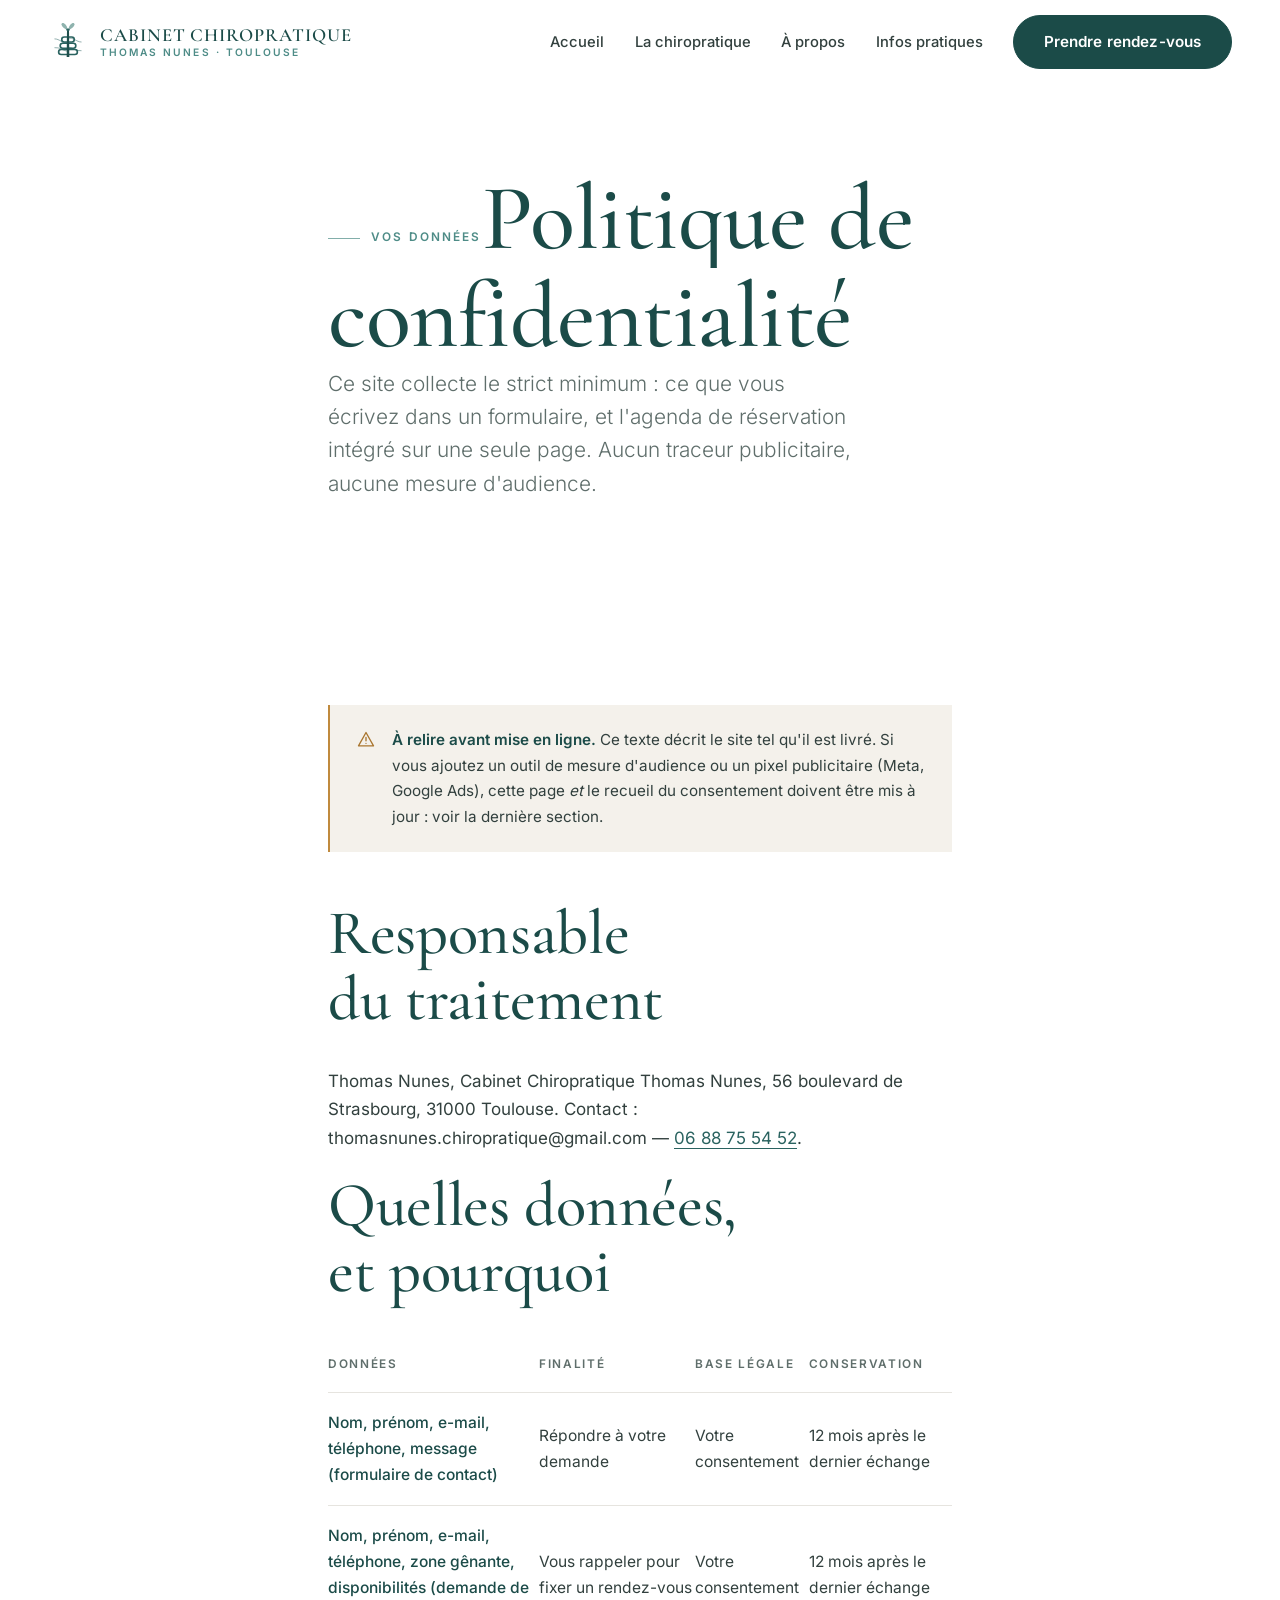
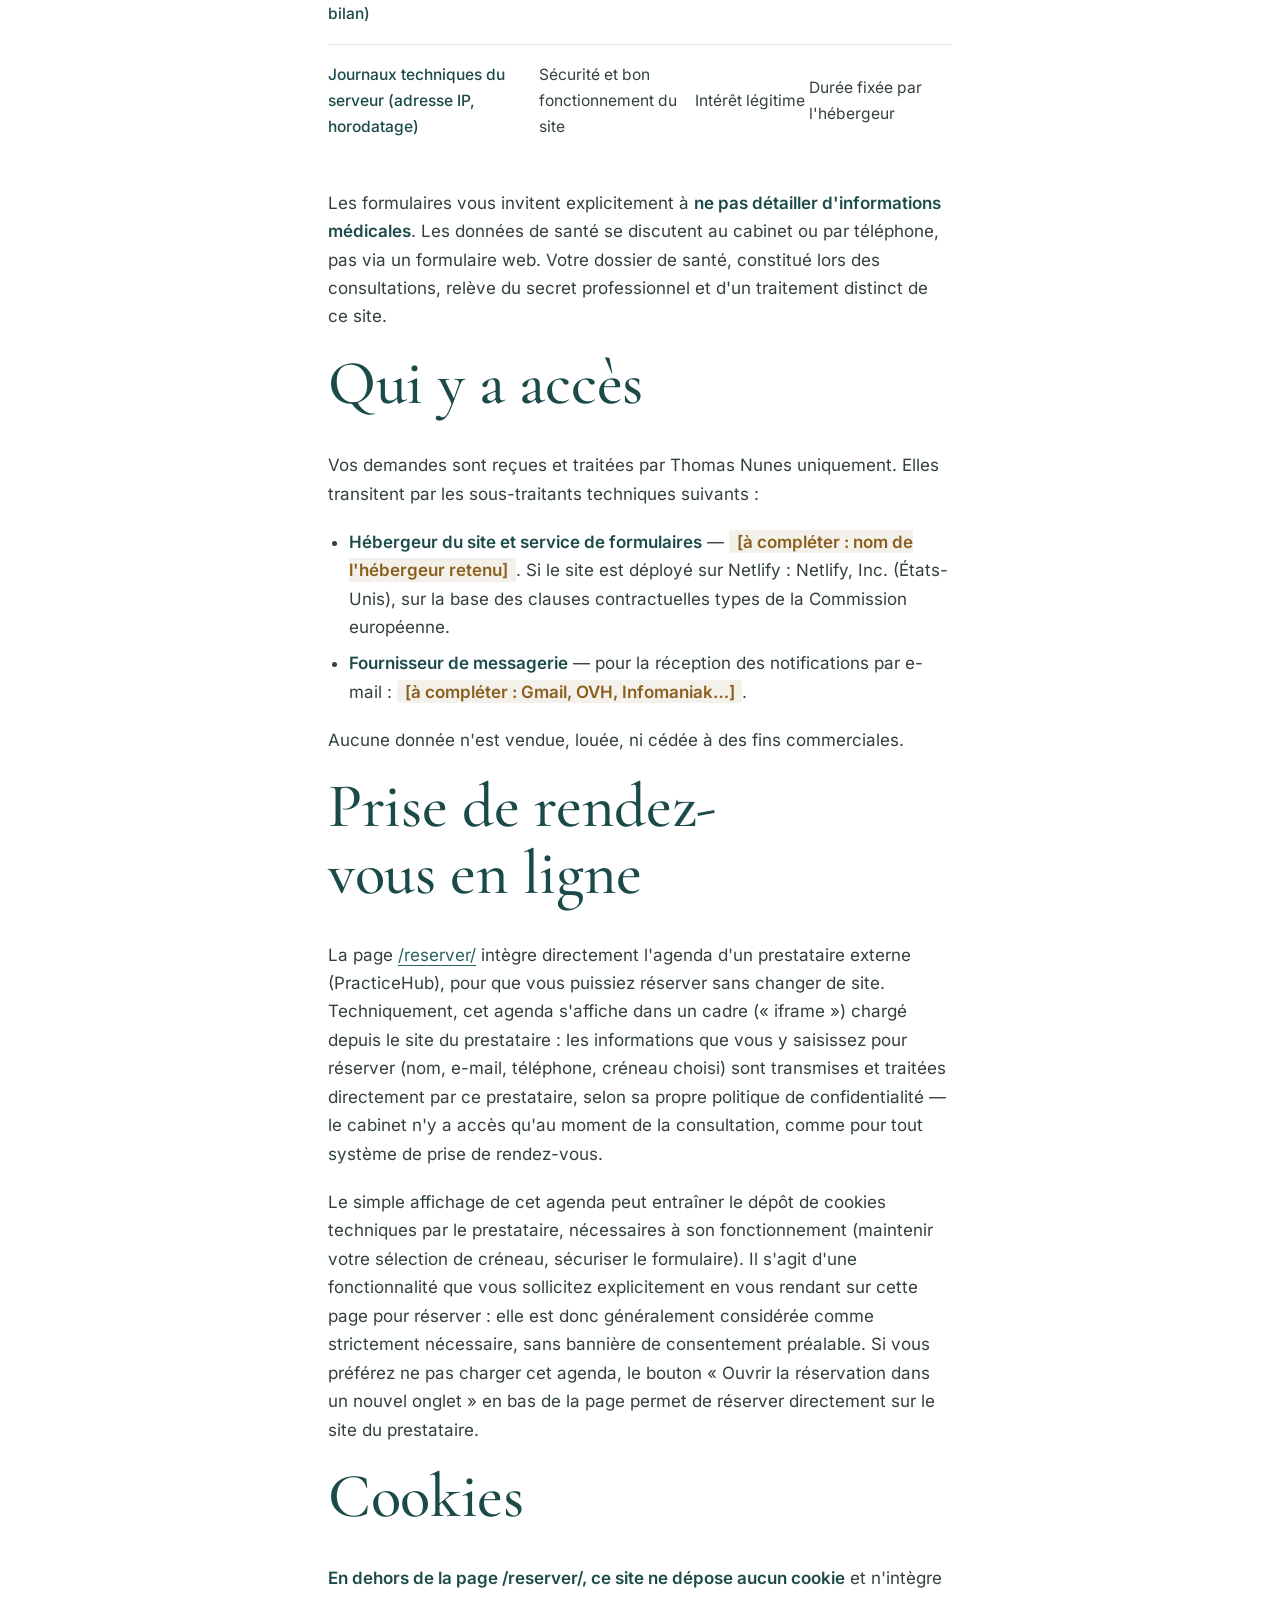
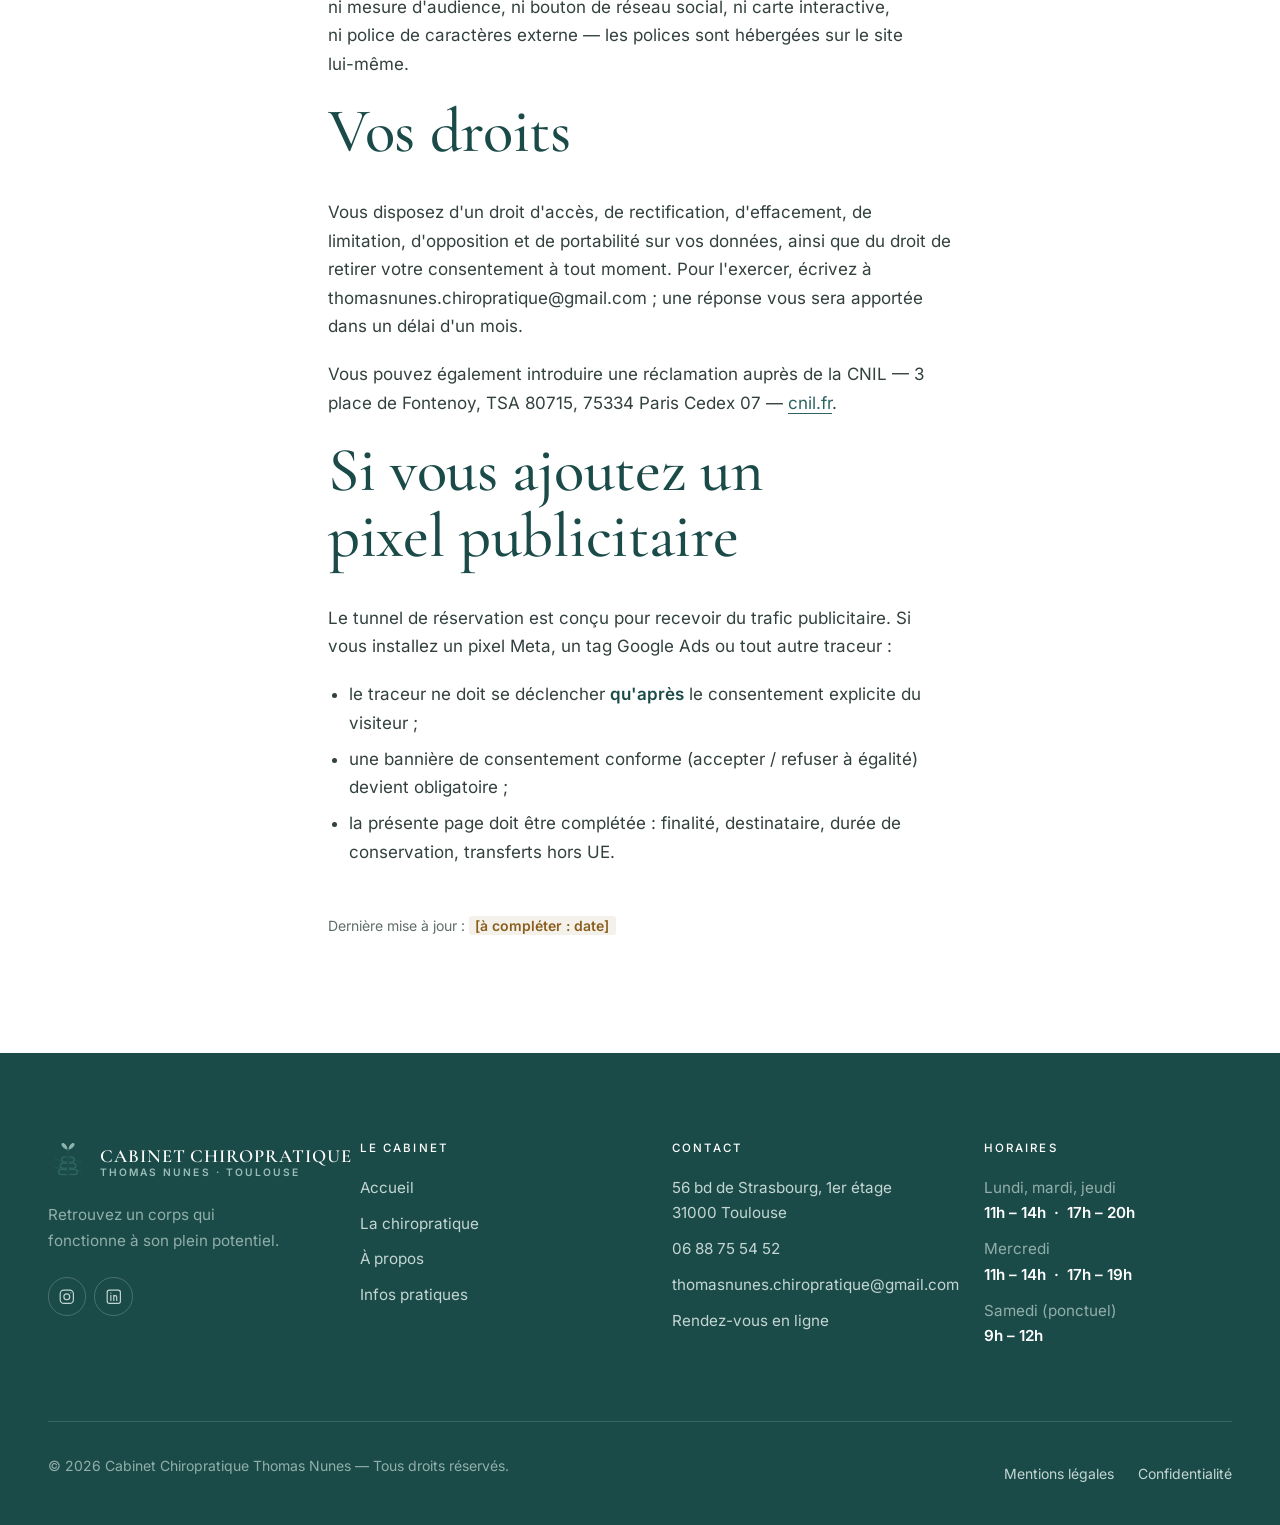
<file: confidentialite/index.html>
<!DOCTYPE html>
<html lang="fr">
<head>
<meta charset="utf-8">
<meta name="viewport" content="width=device-width, initial-scale=1">
<title>Politique de confidentialité | Cabinet Thomas Nunes</title>
<meta name="description" content="Comment les données transmises via les formulaires et l'agenda de réservation de ce site sont traitées. Aucun traceur publicitaire. Cabinet Chiropratique Thomas Nunes, Toulouse.">
<link rel="canonical" href="https://nuneschiropratique.fr/confidentialite/">
<meta name="theme-color" content="#1B4B48">
<meta name="format-detection" content="telephone=no">
<link rel="icon" href="/assets/img/favicon.svg" type="image/svg+xml">
<link rel="apple-touch-icon" href="/assets/img/favicon.svg">
<link rel="preload" href="/assets/fonts/cormorant-garamond.woff2" as="font" type="font/woff2" crossorigin>
<link rel="preload" href="/assets/fonts/inter.woff2" as="font" type="font/woff2" crossorigin>
<meta property="og:type" content="website">
<meta property="og:locale" content="fr_FR">
<meta property="og:site_name" content="Cabinet Chiropratique Thomas Nunes">
<meta property="og:title" content="Politique de confidentialité | Cabinet Thomas Nunes">
<meta property="og:description" content="Comment les données transmises via les formulaires et l'agenda de réservation de ce site sont traitées. Aucun traceur publicitaire. Cabinet Chiropratique Thomas Nunes, Toulouse.">
<meta property="og:url" content="https://nuneschiropratique.fr/confidentialite/">
<meta property="og:image" content="https://nuneschiropratique.fr/assets/img/cabinet-salle-de-soin.jpg">
<meta name="twitter:card" content="summary_large_image">
<meta name="twitter:title" content="Politique de confidentialité | Cabinet Thomas Nunes">
<meta name="twitter:description" content="Comment les données transmises via les formulaires et l'agenda de réservation de ce site sont traitées. Aucun traceur publicitaire. Cabinet Chiropratique Thomas Nunes, Toulouse.">
<meta name="geo.region" content="FR-31">
<meta name="geo.placename" content="Toulouse">
<meta name="geo.position" content="43.6098;1.4478">
<link rel="stylesheet" href="/assets/css/site.css">
</head>
<body>
<a class="skip-link" href="#contenu">Aller au contenu</a>
<div class="loader" aria-hidden="true">
  <svg class="loader__mark" viewBox="0 0 64 64" aria-hidden="true">
    <g fill="none" stroke="#2A6360" stroke-width="2.6" stroke-linecap="round">
      <path d="M32 24h-6a4 4 0 0 0 0 8h12a4 4 0 0 0 0-8h-6"/>
      <path d="M32 34h-8.5a4 4 0 0 0 0 8h17a4 4 0 0 0 0-8H32"/>
      <path d="M32 44h-11a4 4 0 0 0 0 8h22a4 4 0 0 0 0-8H32"/>
    </g>
    <ellipse cx="32" cy="12.5" rx="2.8" ry="2" fill="#2A6360"/>
  </svg>
  <div class="loader__bar"><i></i></div>
</div>
<div class="swipe" aria-hidden="true"></div>
<div class="progress" aria-hidden="true"><i></i></div>
<header class="site-header">
  <div class="wrap site-header__inner">
    <a class="brand" href="/" aria-label="Cabinet Chiropratique Thomas Nunes — accueil">
      <img class="brand__mark" src="/assets/img/logo.svg" alt="" width="40" height="40">
      <span class="brand__text">
        <span class="brand__name">Cabinet Chiropratique</span>
        <span class="brand__role">Thomas Nunes · Toulouse</span>
      </span>
    </a>
    <button class="nav-toggle" type="button" aria-expanded="false" aria-controls="nav-principal">
      <span class="nav-toggle__bars" aria-hidden="true"><span></span><span></span><span></span></span> Menu
    </button>
    <nav class="nav" id="nav-principal" aria-label="Navigation principale">
      <ul class="nav__list"><li><a class="nav__link" href="/">Accueil</a></li><li><a class="nav__link" href="/la-chiropratique/">La chiropratique</a></li><li><a class="nav__link" href="/le-cabinet/">À propos</a></li><li><a class="nav__link" href="/infos-pratiques/">Infos pratiques</a></li></ul>
      <a class="btn" href="/reserver/" data-magnetic>Prendre rendez-vous</a>
    </nav>
  </div>
</header>
<main id="contenu">

  <section class="hero"><div class="wrap wrap--narrow">
    <p class="eyebrow">Vos données</p><h1 data-words>Politique de confidentialité</h1>
    <p class="lede reveal" data-delay="1">Ce site collecte le strict minimum&nbsp;: ce que vous
    écrivez dans un formulaire, et l'agenda de réservation intégré sur une seule page. Aucun
    traceur publicitaire, aucune mesure d'audience.</p></div></section>

  <section class="section"><div class="wrap wrap--narrow">
    <div class="note note--warn" style="margin-bottom:3rem"><svg viewBox="0 0 24 24" fill="none" stroke="currentColor" stroke-width="1.6" stroke-linecap="round" stroke-linejoin="round" aria-hidden="true"><path d="M12 3l9 16H3l9-16z"/><path d="M12 9v4M12 16h.01"/></svg><div><p><strong>À relire avant mise
    en ligne.</strong> Ce texte décrit le site tel qu'il est livré. Si vous ajoutez un outil de
    mesure d'audience ou un pixel publicitaire (Meta, Google Ads), cette page <em>et</em> le recueil
    du consentement doivent être mis à jour&nbsp;: voir la dernière section.</p></div></div>

    <h2>Responsable du traitement</h2>
    <p>Thomas Nunes, Cabinet Chiropratique Thomas Nunes, 56 boulevard de Strasbourg, 31000 Toulouse.
    Contact&nbsp;: thomasnunes.chiropratique@gmail.com — <a href="tel:+33688755452">06 88 75 54 52</a>.</p>

    <h2>Quelles données, et pourquoi</h2>
    <div class="table-wrap"><table>
      <thead><tr><th>Données</th><th>Finalité</th><th>Base légale</th><th>Conservation</th></tr></thead>
      <tbody>
        <tr><th scope="row">Nom, prénom, e-mail, téléphone, message (formulaire de contact)</th>
          <td>Répondre à votre demande</td><td>Votre consentement</td><td>12 mois après le dernier échange</td></tr>
        <tr><th scope="row">Nom, prénom, e-mail, téléphone, zone gênante, disponibilités (demande de bilan)</th>
          <td>Vous rappeler pour fixer un rendez-vous</td><td>Votre consentement</td><td>12 mois après le dernier échange</td></tr>
        <tr><th scope="row">Journaux techniques du serveur (adresse IP, horodatage)</th>
          <td>Sécurité et bon fonctionnement du site</td><td>Intérêt légitime</td><td>Durée fixée par l'hébergeur</td></tr>
      </tbody></table></div>

    <p style="margin-top:2rem">Les formulaires vous invitent explicitement à <strong>ne pas détailler
    d'informations médicales</strong>. Les données de santé se discutent au cabinet ou par téléphone,
    pas via un formulaire web. Votre dossier de santé, constitué lors des consultations, relève du
    secret professionnel et d'un traitement distinct de ce site.</p>

    <h2>Qui y a accès</h2>
    <p>Vos demandes sont reçues et traitées par Thomas Nunes uniquement. Elles transitent par les
    sous-traitants techniques suivants&nbsp;:</p>
    <ul>
      <li><strong>Hébergeur du site et service de formulaires</strong> — <mark style="background:var(--sand);color:#8A5F1E;padding:.1em .45em;border-radius:3px;font-weight:600">[à compléter&nbsp;: nom de l'hébergeur retenu]</mark>. Si le site est
      déployé sur Netlify&nbsp;: Netlify, Inc. (États-Unis), sur la base des clauses contractuelles
      types de la Commission européenne.</li>
      <li><strong>Fournisseur de messagerie</strong> — pour la réception des notifications par
      e-mail&nbsp;: <mark style="background:var(--sand);color:#8A5F1E;padding:.1em .45em;border-radius:3px;font-weight:600">[à compléter&nbsp;: Gmail, OVH, Infomaniak…]</mark>.</li>
    </ul>
    <p>Aucune donnée n'est vendue, louée, ni cédée à des fins commerciales.</p>

    <h2>Prise de rendez-vous en ligne</h2>
    <p>La page <a href="/reserver/">/reserver/</a> intègre directement l'agenda d'un prestataire
    externe (PracticeHub), pour que vous puissiez réserver sans changer de site. Techniquement,
    cet agenda s'affiche dans un cadre (« iframe ») chargé depuis le site du prestataire&nbsp;: les
    informations que vous y saisissez pour réserver (nom, e-mail, téléphone, créneau choisi) sont
    transmises et traitées directement par ce prestataire, selon sa propre politique de
    confidentialité — le cabinet n'y a accès qu'au moment de la consultation, comme pour tout
    système de prise de rendez-vous.</p>
    <p>Le simple affichage de cet agenda peut entraîner le dépôt de cookies techniques par le
    prestataire, nécessaires à son fonctionnement (maintenir votre sélection de créneau, sécuriser
    le formulaire). Il s'agit d'une fonctionnalité que vous sollicitez explicitement en vous rendant
    sur cette page pour réserver&nbsp;: elle est donc générale­ment considérée comme strictement
    nécessaire, sans bannière de consentement préalable. Si vous préférez ne pas charger cet agenda,
    le bouton «&nbsp;Ouvrir la réservation dans un nouvel onglet&nbsp;» en bas de la page permet de
    réserver directement sur le site du prestataire.</p>

    <h2>Cookies</h2>
    <p><strong>En dehors de la page /reserver/, ce site ne dépose aucun cookie</strong> et n'intègre
    ni mesure d'audience, ni bouton de réseau social, ni carte interactive, ni police de caractères
    externe — les polices sont hébergées sur le site lui-même.</p>

    <h2>Vos droits</h2>
    <p>Vous disposez d'un droit d'accès, de rectification, d'effacement, de limitation, d'opposition
    et de portabilité sur vos données, ainsi que du droit de retirer votre consentement à tout
    moment. Pour l'exercer, écrivez à thomasnunes.chiropratique@gmail.com&nbsp;; une réponse vous sera apportée dans un délai
    d'un mois.</p>
    <p>Vous pouvez également introduire une réclamation auprès de la CNIL — 3 place de Fontenoy,
    TSA 80715, 75334 Paris Cedex 07 — <a href="https://www.cnil.fr" target="_blank" rel="noopener">cnil.fr</a>.</p>

    <h2>Si vous ajoutez un pixel publicitaire</h2>
    <p>Le tunnel de réservation est conçu pour recevoir du trafic publicitaire. Si vous installez un
    pixel Meta, un tag Google Ads ou tout autre traceur&nbsp;:</p>
    <ul>
      <li>le traceur ne doit se déclencher <strong>qu'après</strong> le consentement explicite du visiteur&nbsp;;</li>
      <li>une bannière de consentement conforme (accepter / refuser à égalité) devient obligatoire&nbsp;;</li>
      <li>la présente page doit être complétée&nbsp;: finalité, destinataire, durée de conservation, transferts hors UE.</li>
    </ul>

    <p style="font-size:var(--step--1);color:var(--ink-500);margin-top:3rem">Dernière mise à jour&nbsp;: <mark style="background:var(--sand);color:#8A5F1E;padding:.1em .45em;border-radius:3px;font-weight:600">[à compléter&nbsp;: date]</mark></p>
  </div></section>

</main>
<footer class="site-footer">
  <div class="wrap">
    <div class="footer-grid">
      <div>
        <div class="brand" style="margin-bottom:1.25rem">
          <img class="brand__mark" src="/assets/img/logo.svg" alt="" width="40" height="40">
          <span class="brand__text">
            <span class="brand__name">Cabinet Chiropratique</span>
            <span class="brand__role">Thomas Nunes · Toulouse</span>
          </span>
        </div>
        <p>Retrouvez un corps qui fonctionne à son plein potentiel.</p>
        <div class="social" style="margin-top:1.5rem">
          <a href="https://www.instagram.com/nuneschiropratique/" target="_blank" rel="noopener" aria-label="Instagram du cabinet"><svg viewBox="0 0 24 24" fill="none" stroke="currentColor" stroke-width="1.6" stroke-linecap="round" stroke-linejoin="round" aria-hidden="true"><rect x="3" y="3" width="18" height="18" rx="5"/><circle cx="12" cy="12" r="4"/><path d="M17.5 6.5h.01"/></svg></a>
          <a href="https://www.linkedin.com/in/thomas-nunes-5853b5300/" target="_blank" rel="noopener" aria-label="LinkedIn de Thomas Nunes"><svg viewBox="0 0 24 24" fill="none" stroke="currentColor" stroke-width="1.6" stroke-linecap="round" stroke-linejoin="round" aria-hidden="true"><rect x="3" y="3" width="18" height="18" rx="3"/><path d="M8 10v7M8 7v.01M12 17v-4.5a2 2 0 0 1 4 0V17M12 10v7"/></svg></a>
        </div>
      </div>
      <div>
        <h4>Le cabinet</h4>
        <ul>
          <li><a href="/">Accueil</a></li>
          <li><a href="/la-chiropratique/">La chiropratique</a></li>
          <li><a href="/le-cabinet/">À propos</a></li>
          <li><a href="/infos-pratiques/">Infos pratiques</a></li>
        </ul>
      </div>
      <div>
        <h4>Contact</h4>
        <ul>
          <li><a href="https://maps.google.com/?q=56+boulevard+de+Strasbourg+31000+Toulouse" target="_blank" rel="noopener">56 bd de Strasbourg, 1er étage<br>31000 Toulouse</a></li>
          <li><a href="tel:+33688755452">06 88 75 54 52</a></li>
          <li><a href="mailto:thomasnunes.chiropratique@gmail.com">thomasnunes.chiropratique@gmail.com</a></li>
          <li><a href="/reserver/">Rendez-vous en ligne</a></li>
        </ul>
      </div>
      <div>
        <h4>Horaires</h4>
        <ul>
          <li>Lundi, mardi, jeudi<br><strong style="color:#fff">11h – 14h &nbsp;·&nbsp; 17h – 20h</strong></li>
          <li>Mercredi<br><strong style="color:#fff">11h – 14h &nbsp;·&nbsp; 17h – 19h</strong></li>
          <li>Samedi (ponctuel)<br><strong style="color:#fff">9h – 12h</strong></li>
        </ul>
      </div>
    </div>
    <div class="footer-bottom">
      <p>© <span data-year>2026</span> Cabinet Chiropratique Thomas Nunes — Tous droits réservés.</p>
      <ul>
        <li><a href="/mentions-legales/">Mentions légales</a></li>
        <li><a href="/confidentialite/">Confidentialité</a></li>
      </ul>
    </div>
  </div>
</footer>
<script src="/assets/js/site.js" defer></script>
<script type="application/ld+json">{"@context":"https://schema.org","@type":"BreadcrumbList","itemListElement":[{"@type":"ListItem","position":1,"name":"Accueil","item":"https://nuneschiropratique.fr/"},{"@type":"ListItem","position":2,"name":"Confidentialité","item":"https://nuneschiropratique.fr/confidentialite/"}]}</script>
</body>
</html>
</file>
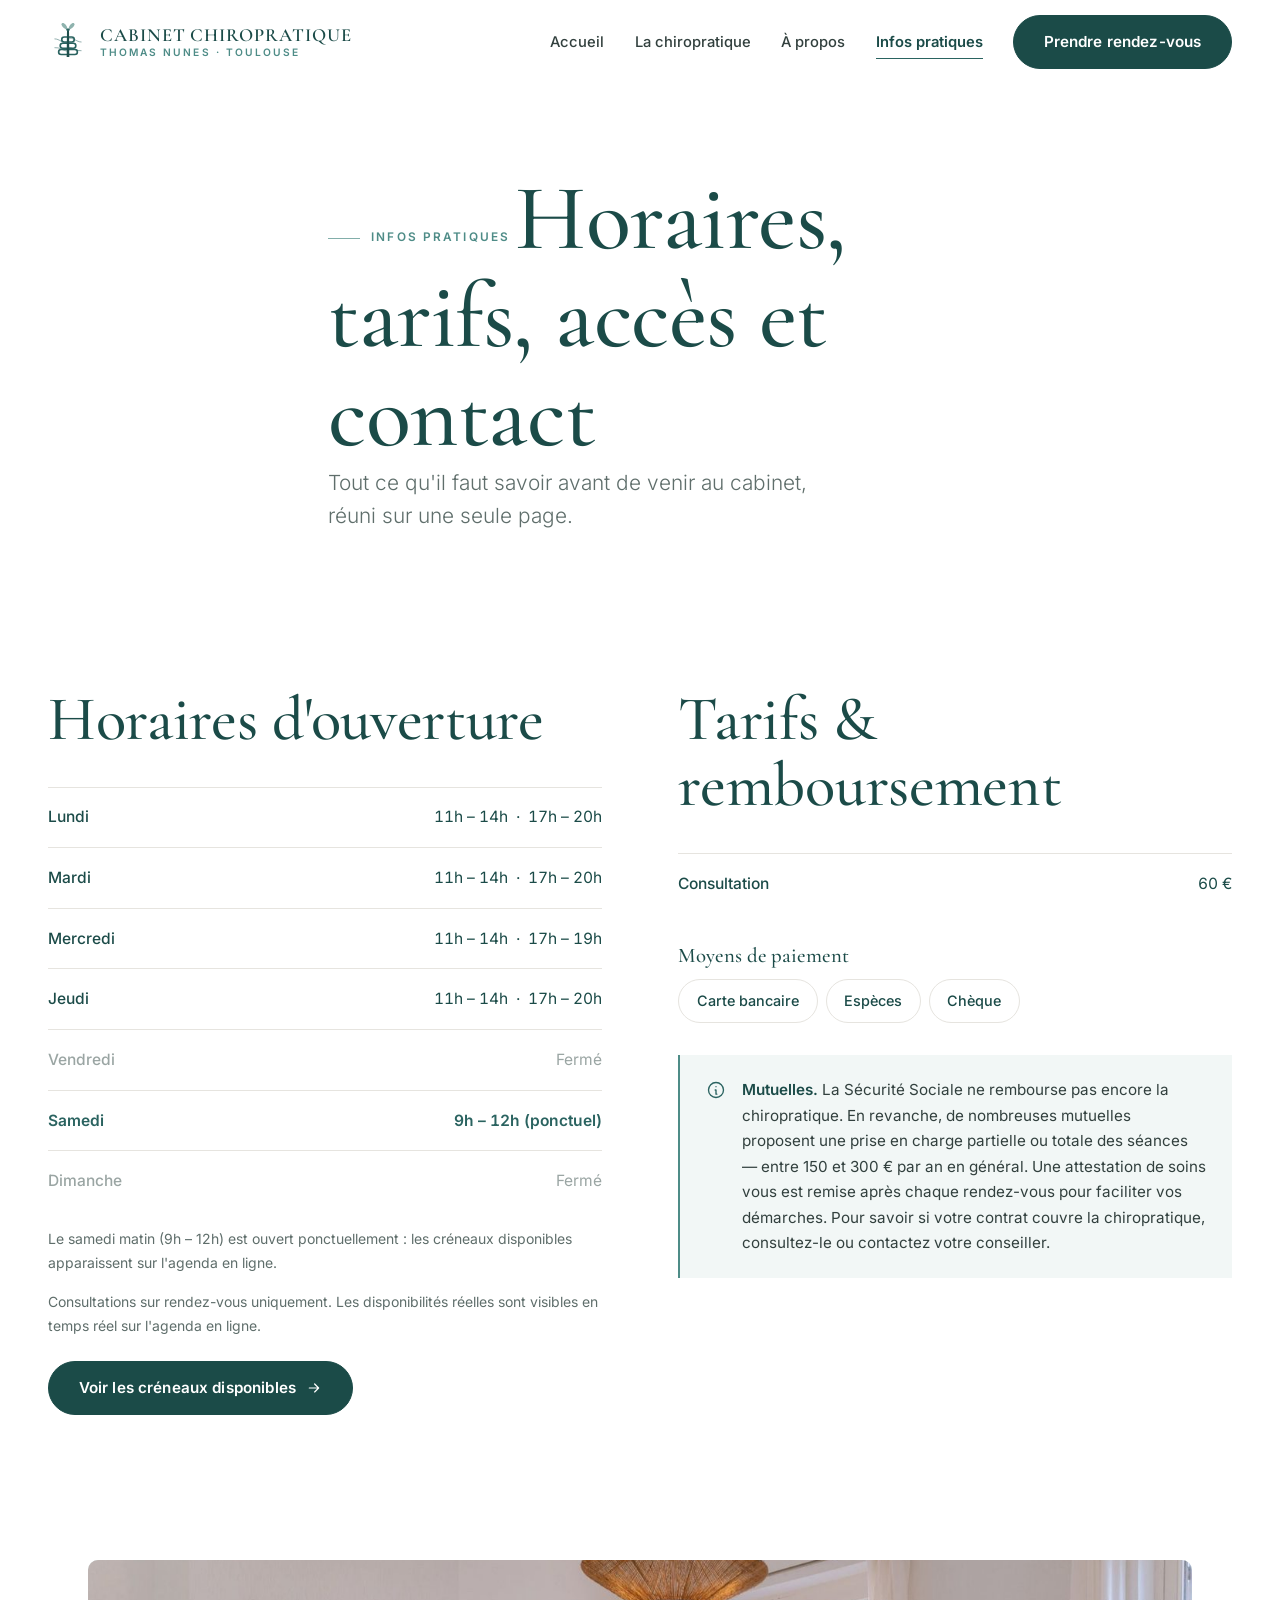
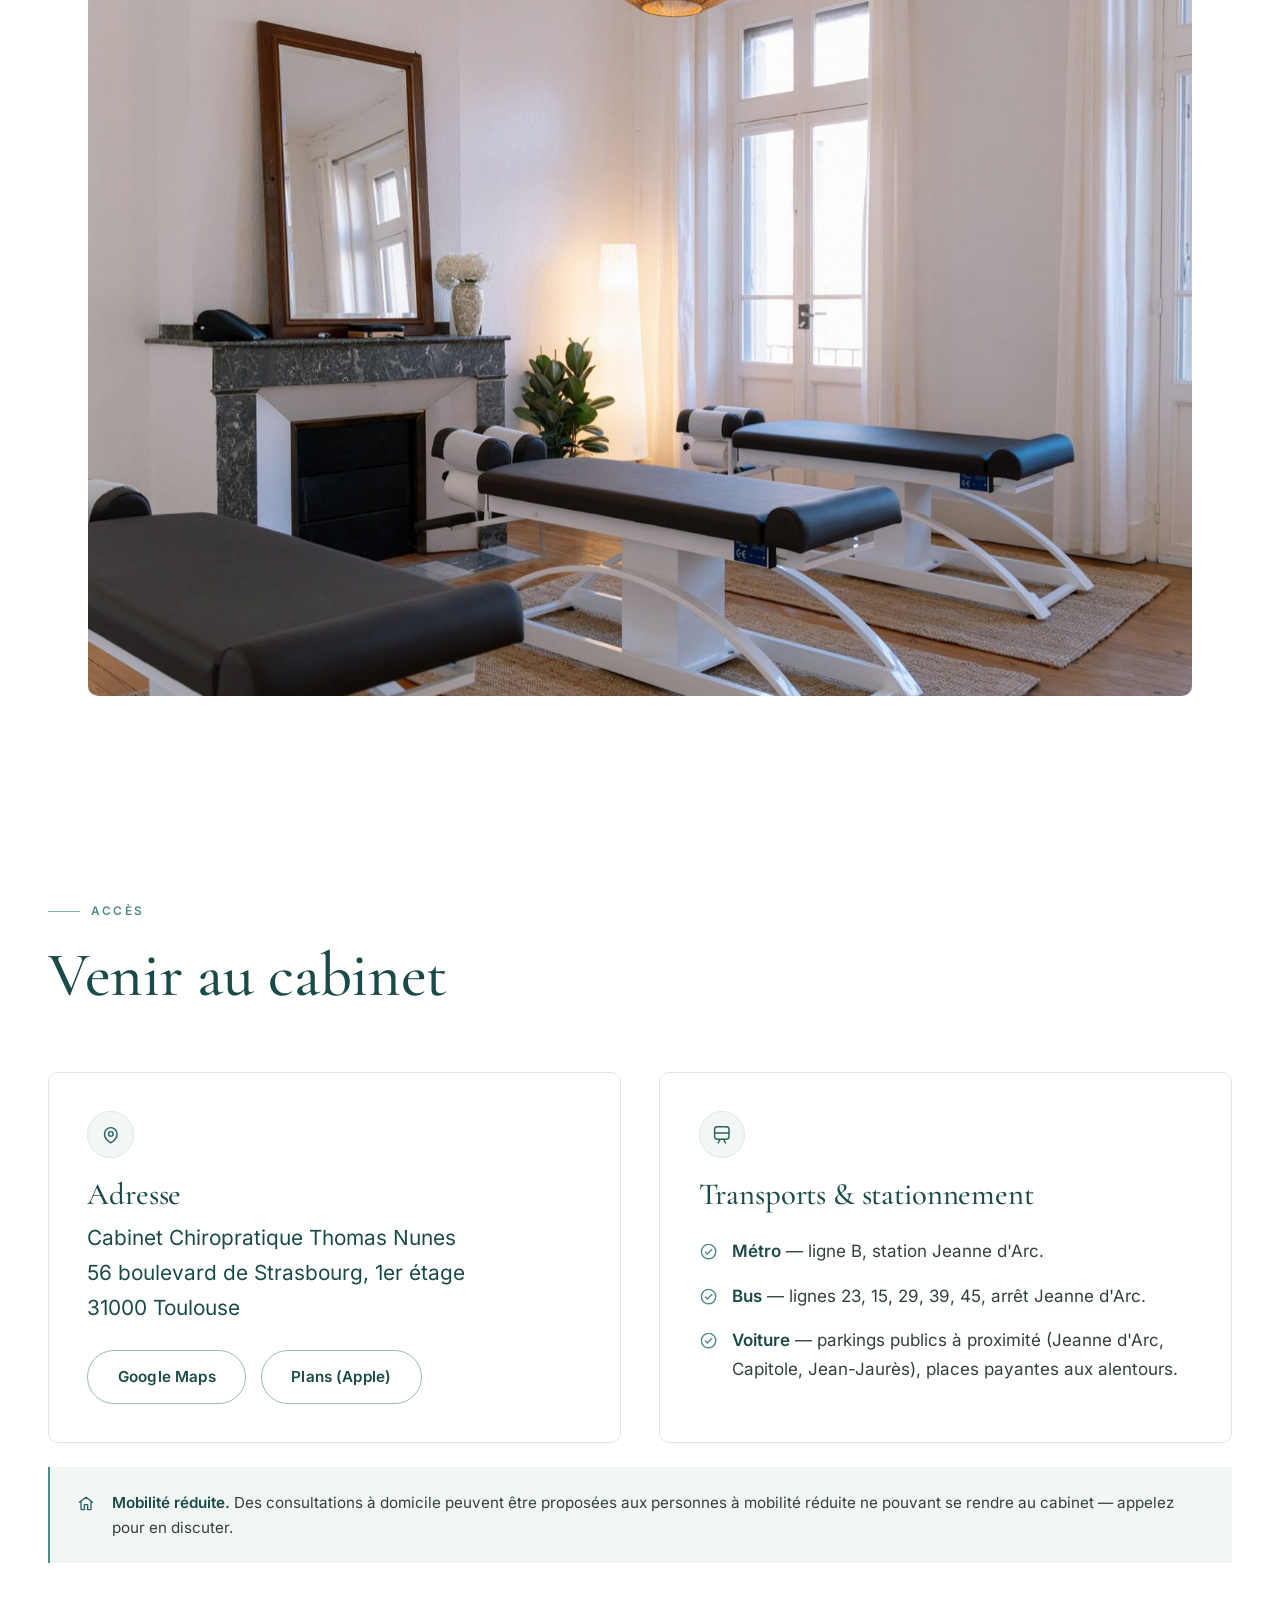
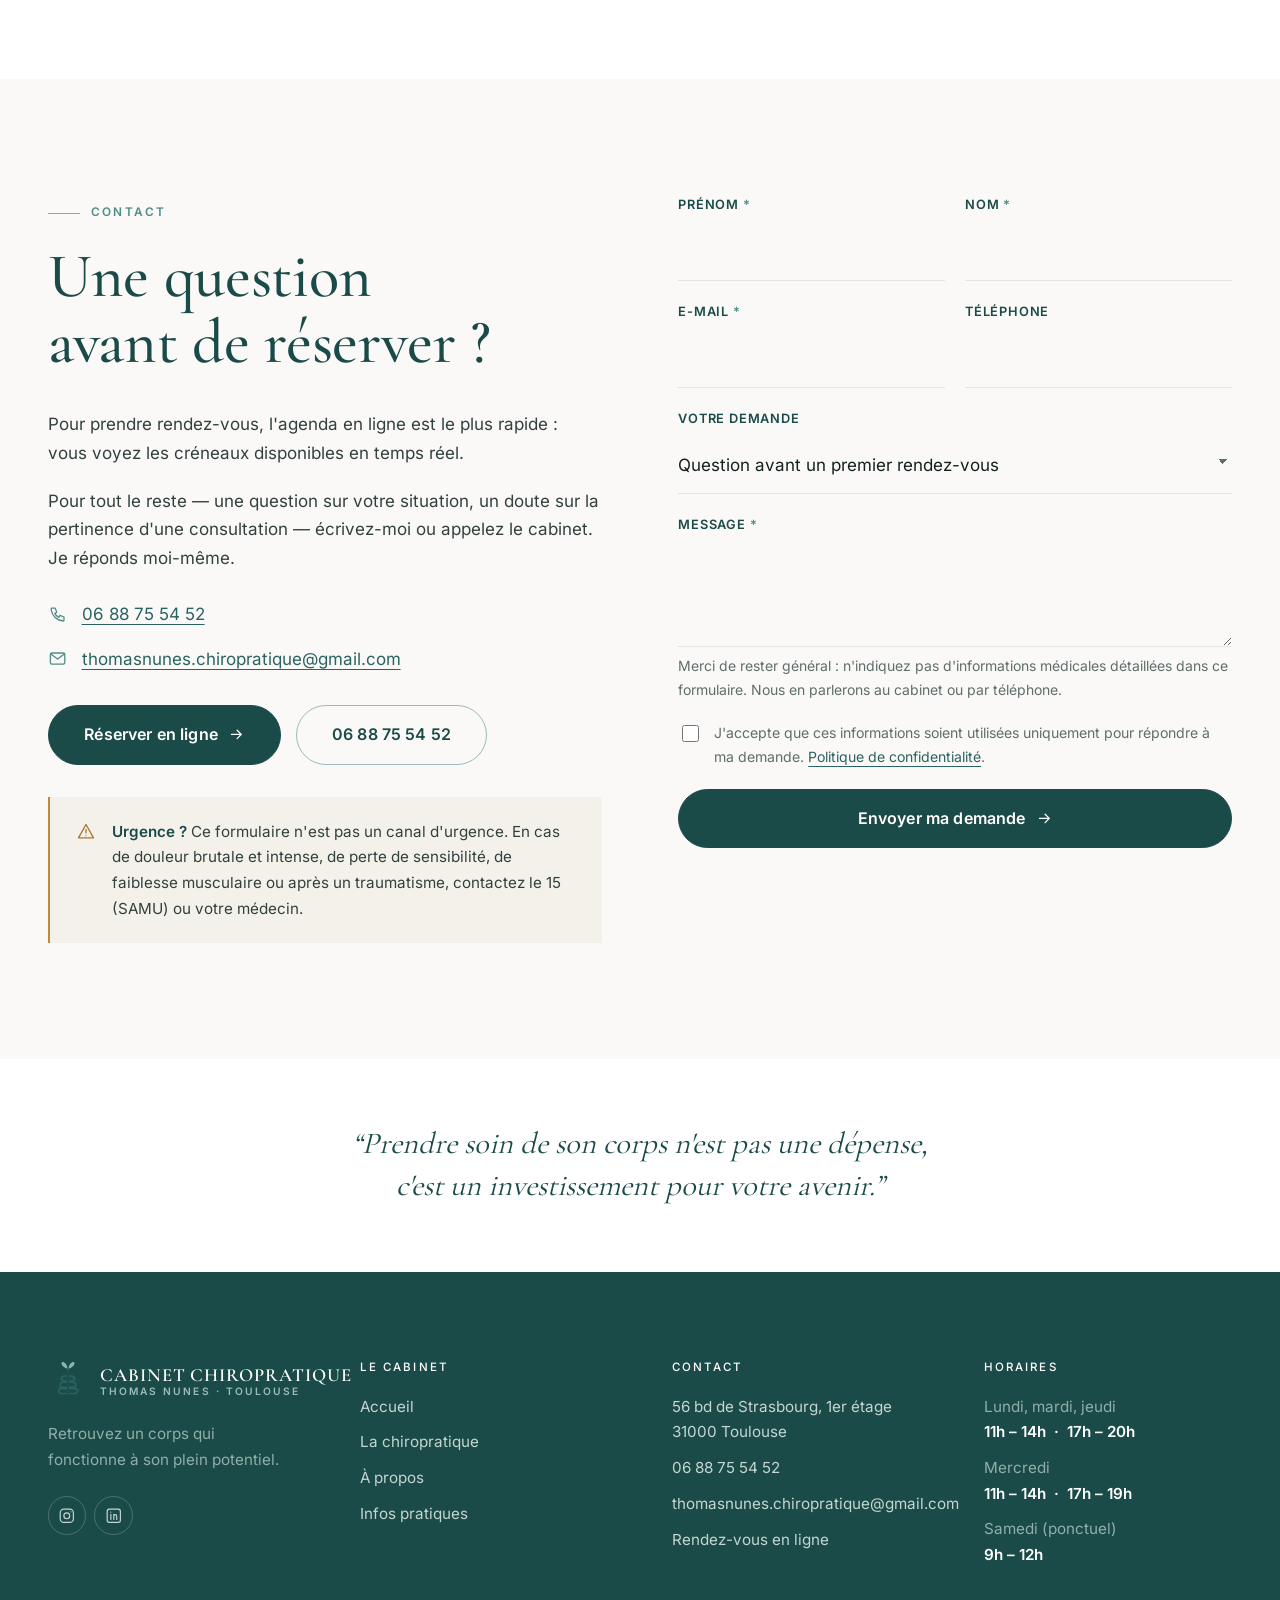
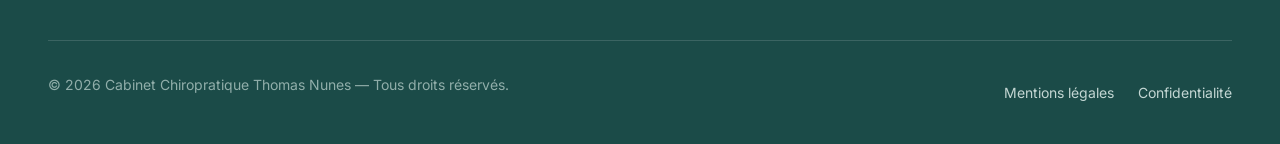
<file: infos-pratiques/index.html>
<!DOCTYPE html>
<html lang="fr">
<head>
<meta charset="utf-8">
<meta name="viewport" content="width=device-width, initial-scale=1">
<title>Horaires, tarifs et accès | Chiropracteur Toulouse centre</title>
<meta name="description" content="Horaires : lundi, mardi, jeudi 11h-14h et 17h-20h, mercredi jusqu'à 19h. Consultation 60€, remboursement mutuelle, accès métro Jeanne d'Arc, contact. 56 bd de Strasbourg, Toulouse.">
<link rel="canonical" href="https://nuneschiropratique.fr/infos-pratiques/">
<meta name="theme-color" content="#1B4B48">
<meta name="format-detection" content="telephone=no">
<link rel="icon" href="/assets/img/favicon.svg" type="image/svg+xml">
<link rel="apple-touch-icon" href="/assets/img/favicon.svg">
<link rel="preload" href="/assets/fonts/cormorant-garamond.woff2" as="font" type="font/woff2" crossorigin>
<link rel="preload" href="/assets/fonts/inter.woff2" as="font" type="font/woff2" crossorigin>
<meta property="og:type" content="website">
<meta property="og:locale" content="fr_FR">
<meta property="og:site_name" content="Cabinet Chiropratique Thomas Nunes">
<meta property="og:title" content="Horaires, tarifs et accès | Chiropracteur Toulouse centre">
<meta property="og:description" content="Horaires : lundi, mardi, jeudi 11h-14h et 17h-20h, mercredi jusqu'à 19h. Consultation 60€, remboursement mutuelle, accès métro Jeanne d'Arc, contact. 56 bd de Strasbourg, Toulouse.">
<meta property="og:url" content="https://nuneschiropratique.fr/infos-pratiques/">
<meta property="og:image" content="https://nuneschiropratique.fr/assets/img/cabinet-salle-de-soin.jpg">
<meta name="twitter:card" content="summary_large_image">
<meta name="twitter:title" content="Horaires, tarifs et accès | Chiropracteur Toulouse centre">
<meta name="twitter:description" content="Horaires : lundi, mardi, jeudi 11h-14h et 17h-20h, mercredi jusqu'à 19h. Consultation 60€, remboursement mutuelle, accès métro Jeanne d'Arc, contact. 56 bd de Strasbourg, Toulouse.">
<meta name="geo.region" content="FR-31">
<meta name="geo.placename" content="Toulouse">
<meta name="geo.position" content="43.6098;1.4478">
<link rel="stylesheet" href="/assets/css/site.css">
</head>
<body>
<a class="skip-link" href="#contenu">Aller au contenu</a>
<div class="loader" aria-hidden="true">
  <svg class="loader__mark" viewBox="0 0 64 64" aria-hidden="true">
    <g fill="none" stroke="#2A6360" stroke-width="2.6" stroke-linecap="round">
      <path d="M32 24h-6a4 4 0 0 0 0 8h12a4 4 0 0 0 0-8h-6"/>
      <path d="M32 34h-8.5a4 4 0 0 0 0 8h17a4 4 0 0 0 0-8H32"/>
      <path d="M32 44h-11a4 4 0 0 0 0 8h22a4 4 0 0 0 0-8H32"/>
    </g>
    <ellipse cx="32" cy="12.5" rx="2.8" ry="2" fill="#2A6360"/>
  </svg>
  <div class="loader__bar"><i></i></div>
</div>
<div class="swipe" aria-hidden="true"></div>
<div class="progress" aria-hidden="true"><i></i></div>
<header class="site-header">
  <div class="wrap site-header__inner">
    <a class="brand" href="/" aria-label="Cabinet Chiropratique Thomas Nunes — accueil">
      <img class="brand__mark" src="/assets/img/logo.svg" alt="" width="40" height="40">
      <span class="brand__text">
        <span class="brand__name">Cabinet Chiropratique</span>
        <span class="brand__role">Thomas Nunes · Toulouse</span>
      </span>
    </a>
    <button class="nav-toggle" type="button" aria-expanded="false" aria-controls="nav-principal">
      <span class="nav-toggle__bars" aria-hidden="true"><span></span><span></span><span></span></span> Menu
    </button>
    <nav class="nav" id="nav-principal" aria-label="Navigation principale">
      <ul class="nav__list"><li><a class="nav__link" href="/">Accueil</a></li><li><a class="nav__link" href="/la-chiropratique/">La chiropratique</a></li><li><a class="nav__link" href="/le-cabinet/">À propos</a></li><li><a class="nav__link" href="/infos-pratiques/" aria-current="page">Infos pratiques</a></li></ul>
      <a class="btn" href="/reserver/" data-magnetic>Prendre rendez-vous</a>
    </nav>
  </div>
</header>
<main id="contenu">

  <section class="hero">
    <div class="wrap wrap--narrow">
      <p class="eyebrow">Infos pratiques</p>
      <h1 data-words>Horaires, tarifs, accès et contact</h1>
      <p class="lede reveal" data-delay="1">Tout ce qu'il faut savoir avant de venir au cabinet,
      réuni sur une seule page.</p>
    </div>
  </section>

  <section class="section section--tight">
    <div class="wrap">
      <div class="split split--top">
        <div>
          <h2 id="horaires">Horaires d'ouverture</h2>
          <div class="table-wrap"><table data-hours><caption class="visually-hidden">Horaires d'ouverture du cabinet</caption><tbody><tr data-day="1"><th scope="row">Lundi</th><td class="num">11h – 14h &nbsp;·&nbsp; 17h – 20h</td></tr><tr data-day="2"><th scope="row">Mardi</th><td class="num">11h – 14h &nbsp;·&nbsp; 17h – 20h</td></tr><tr data-day="3"><th scope="row">Mercredi</th><td class="num">11h – 14h &nbsp;·&nbsp; 17h – 19h</td></tr><tr data-day="4"><th scope="row">Jeudi</th><td class="num">11h – 14h &nbsp;·&nbsp; 17h – 20h</td></tr><tr data-day="5" class="is-closed"><th scope="row">Vendredi</th><td class="num">Fermé</td></tr><tr data-day="6"><th scope="row">Samedi</th><td class="num">9h – 12h (ponctuel)</td></tr><tr data-day="0" class="is-closed"><th scope="row">Dimanche</th><td class="num">Fermé</td></tr></tbody></table></div>
          <p style="margin-top:1rem;font-size:var(--step--1);color:var(--ink-500)">Le samedi matin (9h – 12h) est ouvert ponctuellement&nbsp;: les créneaux disponibles apparaissent sur l'agenda en ligne.</p>
          <p style="margin-top:.5rem;font-size:var(--step--1);color:var(--ink-500)">
            Consultations sur rendez-vous uniquement. Les disponibilités réelles sont visibles en
            temps réel sur l'agenda en ligne.</p>
          <div class="btn-row" style="margin-top:1.5rem">
            <a class="btn" href="/reserver/" data-magnetic>Voir les créneaux disponibles <svg viewBox="0 0 24 24" fill="none" stroke="currentColor" stroke-width="1.8" stroke-linecap="round" stroke-linejoin="round" aria-hidden="true"><path d="M5 12h14M13 6l6 6-6 6"/></svg></a>
          </div>
        </div>

        <div>
          <h2 id="tarifs">Tarifs &amp; remboursement</h2>
          <div class="table-wrap" style="margin-bottom:1.5rem">
            <table>
              <tbody>
                <tr><th scope="row">Consultation</th><td class="num">60&nbsp;€</td></tr>
              </tbody>
            </table>
          </div>

          <h3 style="margin-top:2rem;font-size:var(--step-1)">Moyens de paiement</h3>
          <ul class="pills" style="margin-bottom:2rem"><li>Carte bancaire</li><li>Espèces</li><li>Chèque</li></ul>

          <div class="note"><svg viewBox="0 0 24 24" fill="none" stroke="currentColor" stroke-width="1.6" stroke-linecap="round" stroke-linejoin="round" aria-hidden="true"><circle cx="12" cy="12" r="9"/><path d="M12 8h.01M11 12h1v5h1"/></svg><div><p><strong>Mutuelles.</strong> La Sécurité Sociale ne
          rembourse pas encore la chiropratique. En revanche, de nombreuses mutuelles proposent
          une prise en charge partielle ou totale des séances — entre 150 et 300&nbsp;€ par an en
          général. Une attestation de soins vous est remise après chaque rendez-vous pour
          faciliter vos démarches. Pour savoir si votre contrat couvre la chiropratique,
          consultez-le ou contactez votre conseiller.</p></div></div>
        </div>
      </div>
    </div>
  </section>

  <section class="section--tight"><div class="wrap"><figure class="figure figure--land figure--parallax"><div class="figure__fallback"><svg viewBox="0 0 24 24" fill="none" stroke="currentColor" stroke-width="1.4" stroke-linecap="round" stroke-linejoin="round" aria-hidden="true"><path d="M3 21h18M5 21V8l7-5 7 5v13M10 21v-6h4v6"/></svg><span>Déposez <code>cabinet-salle-de-soin.jpg</code> dans <code>assets/img/</code></span></div><img src="/assets/img/cabinet-salle-de-soin.jpg" alt="La salle de soin du cabinet : trois tables de chiropratique, parquet et lumière naturelle" width="1600" height="1066" loading="lazy" decoding="async" onerror="this.style.display=&quot;none&quot;"><div class="figure__mask"></div></figure></div></section>

  <section class="section">
    <div class="wrap">
      <div class="section-head"><p class="eyebrow">Accès</p><h2 id="acces">Venir au cabinet</h2></div>
      <div class="grid grid--2">
        <div class="card">
          <div class="card__icon"><svg viewBox="0 0 24 24" fill="none" stroke="currentColor" stroke-width="1.6" stroke-linecap="round" stroke-linejoin="round" aria-hidden="true"><path d="M12 21s-7-4.35-7-10a7 7 0 0 1 14 0c0 5.65-7 10-7 10z"/><circle cx="12" cy="11" r="2.5"/></svg></div>
          <h3>Adresse</h3>
          <p style="font-size:var(--step-1);color:var(--brand-900);margin-bottom:1.5rem">
            Cabinet Chiropratique Thomas Nunes<br>56 boulevard de Strasbourg, 1er étage<br>31000 Toulouse</p>
          <div class="btn-row">
            <a class="btn btn--ghost" href="https://maps.google.com/?q=56+boulevard+de+Strasbourg+31000+Toulouse" target="_blank" rel="noopener">Google Maps</a>
            <a class="btn btn--ghost" href="https://maps.apple.com/?q=56+boulevard+de+Strasbourg+31000+Toulouse" target="_blank" rel="noopener">Plans (Apple)</a>
          </div>
          <!-- Aucune carte integree : un iframe Google Maps deposerait des cookies tiers
               et imposerait une banniere de consentement. Les liens ouvrent l'application
               de cartographie du visiteur. -->
        </div>
        <div class="card">
          <div class="card__icon"><svg viewBox="0 0 24 24" fill="none" stroke="currentColor" stroke-width="1.6" stroke-linecap="round" stroke-linejoin="round" aria-hidden="true"><rect x="4" y="3" width="16" height="14" rx="3"/><path d="M4 10h16M8 21l2-4M16 21l-2-4"/></svg></div>
          <h3>Transports &amp; stationnement</h3>
          <ul class="checks" style="margin-top:1rem">
            <li><svg viewBox="0 0 24 24" fill="none" stroke="currentColor" stroke-width="1.7" stroke-linecap="round" stroke-linejoin="round" aria-hidden="true"><circle cx="12" cy="12" r="9"/><path d="M8 12.5l2.5 2.5L16 9.5"/></svg><span><strong>Métro</strong> — ligne B, station Jeanne d'Arc.</span></li>
            <li><svg viewBox="0 0 24 24" fill="none" stroke="currentColor" stroke-width="1.7" stroke-linecap="round" stroke-linejoin="round" aria-hidden="true"><circle cx="12" cy="12" r="9"/><path d="M8 12.5l2.5 2.5L16 9.5"/></svg><span><strong>Bus</strong> — lignes 23, 15, 29, 39, 45, arrêt Jeanne d'Arc.</span></li>
            <li><svg viewBox="0 0 24 24" fill="none" stroke="currentColor" stroke-width="1.7" stroke-linecap="round" stroke-linejoin="round" aria-hidden="true"><circle cx="12" cy="12" r="9"/><path d="M8 12.5l2.5 2.5L16 9.5"/></svg><span><strong>Voiture</strong> — parkings publics à proximité (Jeanne d'Arc, Capitole, Jean-Jaurès), places payantes aux alentours.</span></li>
          </ul>
        </div>
      </div>

      <div class="note" style="margin-top:1.5rem"><svg viewBox="0 0 24 24" fill="none" stroke="currentColor" stroke-width="1.6" stroke-linecap="round" stroke-linejoin="round" aria-hidden="true"><path d="M4 11l8-6 8 6M6 10v9a1 1 0 0 0 1 1h3v-6h4v6h3a1 1 0 0 0 1-1v-9"/></svg><div><p>
        <strong>Mobilité réduite.</strong> Des consultations à domicile peuvent être proposées aux
        personnes à mobilité réduite ne pouvant se rendre au cabinet — appelez pour en discuter.
      </p></div></div>
    </div>
  </section>

  <section class="section section--paper2" id="contact">
    <div class="wrap">
      <div class="split split--top">
        <div>
          <p class="eyebrow">Contact</p>
          <h2>Une question avant de réserver&nbsp;?</h2>
          <p>Pour prendre rendez-vous, l'agenda en ligne est le plus rapide&nbsp;: vous voyez les
          créneaux disponibles en temps réel.</p>
          <p>Pour tout le reste — une question sur votre situation, un doute sur la pertinence
          d'une consultation — écrivez-moi ou appelez le cabinet. Je réponds moi-même.</p>

          <ul class="checks" style="margin:1.75rem 0">
            <li><svg viewBox="0 0 24 24" fill="none" stroke="currentColor" stroke-width="1.6" stroke-linecap="round" stroke-linejoin="round" aria-hidden="true"><path d="M5 4h4l2 5-2.5 1.5a11 11 0 0 0 5 5L15 13l5 2v4a1 1 0 0 1-1 1A16 16 0 0 1 4 5a1 1 0 0 1 1-1z"/></svg><span><a href="tel:+33688755452">06 88 75 54 52</a></span></li>
            <li><svg viewBox="0 0 24 24" fill="none" stroke="currentColor" stroke-width="1.6" stroke-linecap="round" stroke-linejoin="round" aria-hidden="true"><rect x="3" y="5" width="18" height="14" rx="2"/><path d="M4 6.5l8 6 8-6"/></svg><span><a href="mailto:thomasnunes.chiropratique@gmail.com">thomasnunes.chiropratique@gmail.com</a></span></li>
          </ul>

          <div class="btn-row" style="margin:2rem 0">
            <a class="btn btn--lg" href="/reserver/" data-magnetic>Réserver en ligne <svg viewBox="0 0 24 24" fill="none" stroke="currentColor" stroke-width="1.8" stroke-linecap="round" stroke-linejoin="round" aria-hidden="true"><path d="M5 12h14M13 6l6 6-6 6"/></svg></a>
            <a class="btn btn--ghost btn--lg" href="tel:+33688755452">06 88 75 54 52</a>
          </div>
          <div class="note note--warn"><svg viewBox="0 0 24 24" fill="none" stroke="currentColor" stroke-width="1.6" stroke-linecap="round" stroke-linejoin="round" aria-hidden="true"><path d="M12 3l9 16H3l9-16z"/><path d="M12 9v4M12 16h.01"/></svg><div><p><strong>Urgence&nbsp;?</strong> Ce
          formulaire n'est pas un canal d'urgence. En cas de douleur brutale et intense, de perte
          de sensibilité, de faiblesse musculaire ou après un traumatisme, contactez le 15 (SAMU)
          ou votre médecin.</p></div></div>
        </div>

        <div>
          <!-- Formulaire Netlify : actif des le deploiement. Les reponses arrivent
               dans l'onglet « Forms » du tableau de bord Netlify. -->
          <form class="form" name="contact" method="POST" data-netlify="true" netlify-honeypot="bot-field" action="/merci-contact/">
            <input type="hidden" name="form-name" value="contact">
            <p hidden><label>Ne pas remplir&nbsp;: <input name="bot-field"></label></p>
            <div class="form__row">
              <div class="field"><label for="prenom">Prénom <span class="req" aria-hidden="true">*</span></label>
                <input type="text" id="prenom" name="prenom" autocomplete="given-name" required></div>
              <div class="field"><label for="nom">Nom <span class="req" aria-hidden="true">*</span></label>
                <input type="text" id="nom" name="nom" autocomplete="family-name" required></div>
            </div>
            <div class="form__row">
              <div class="field"><label for="email">E-mail <span class="req" aria-hidden="true">*</span></label>
                <input type="email" id="email" name="email" autocomplete="email" required></div>
              <div class="field"><label for="tel">Téléphone</label>
                <input type="tel" id="tel" name="telephone" autocomplete="tel" inputmode="tel"></div>
            </div>
            <div class="field"><label for="sujet">Votre demande</label>
              <select id="sujet" name="sujet">
                <option>Question avant un premier rendez-vous</option>
                <option>Consultation nourrisson / enfant</option>
                <option>Consultation femme enceinte</option>
                <option>Suivi sportif</option>
                <option>Consultation à domicile (mobilité réduite)</option>
                <option>Modifier ou annuler un rendez-vous</option>
                <option>Autre</option>
              </select></div>
            <div class="field"><label for="message">Message <span class="req" aria-hidden="true">*</span></label>
              <textarea id="message" name="message" required></textarea>
              <p class="hint">Merci de rester général&nbsp;: n'indiquez pas d'informations médicales
              détaillées dans ce formulaire. Nous en parlerons au cabinet ou par téléphone.</p></div>
            <label class="consent"><input type="checkbox" name="consentement" value="oui" required>
              <span>J'accepte que ces informations soient utilisées uniquement pour répondre à ma
              demande. <a href="/confidentialite/">Politique de confidentialité</a>.</span></label>
            <button class="btn btn--lg btn--block" type="submit">Envoyer ma demande <svg viewBox="0 0 24 24" fill="none" stroke="currentColor" stroke-width="1.8" stroke-linecap="round" stroke-linejoin="round" aria-hidden="true"><path d="M5 12h14M13 6l6 6-6 6"/></svg></button>
          </form>
        </div>
      </div>
    </div>
  </section>

  <div class="pullquote reveal"><blockquote>Prendre soin de son corps n'est pas une dépense, c'est un investissement pour votre avenir.</blockquote></div>

</main>
<footer class="site-footer">
  <div class="wrap">
    <div class="footer-grid">
      <div>
        <div class="brand" style="margin-bottom:1.25rem">
          <img class="brand__mark" src="/assets/img/logo.svg" alt="" width="40" height="40">
          <span class="brand__text">
            <span class="brand__name">Cabinet Chiropratique</span>
            <span class="brand__role">Thomas Nunes · Toulouse</span>
          </span>
        </div>
        <p>Retrouvez un corps qui fonctionne à son plein potentiel.</p>
        <div class="social" style="margin-top:1.5rem">
          <a href="https://www.instagram.com/nuneschiropratique/" target="_blank" rel="noopener" aria-label="Instagram du cabinet"><svg viewBox="0 0 24 24" fill="none" stroke="currentColor" stroke-width="1.6" stroke-linecap="round" stroke-linejoin="round" aria-hidden="true"><rect x="3" y="3" width="18" height="18" rx="5"/><circle cx="12" cy="12" r="4"/><path d="M17.5 6.5h.01"/></svg></a>
          <a href="https://www.linkedin.com/in/thomas-nunes-5853b5300/" target="_blank" rel="noopener" aria-label="LinkedIn de Thomas Nunes"><svg viewBox="0 0 24 24" fill="none" stroke="currentColor" stroke-width="1.6" stroke-linecap="round" stroke-linejoin="round" aria-hidden="true"><rect x="3" y="3" width="18" height="18" rx="3"/><path d="M8 10v7M8 7v.01M12 17v-4.5a2 2 0 0 1 4 0V17M12 10v7"/></svg></a>
        </div>
      </div>
      <div>
        <h4>Le cabinet</h4>
        <ul>
          <li><a href="/">Accueil</a></li>
          <li><a href="/la-chiropratique/">La chiropratique</a></li>
          <li><a href="/le-cabinet/">À propos</a></li>
          <li><a href="/infos-pratiques/">Infos pratiques</a></li>
        </ul>
      </div>
      <div>
        <h4>Contact</h4>
        <ul>
          <li><a href="https://maps.google.com/?q=56+boulevard+de+Strasbourg+31000+Toulouse" target="_blank" rel="noopener">56 bd de Strasbourg, 1er étage<br>31000 Toulouse</a></li>
          <li><a href="tel:+33688755452">06 88 75 54 52</a></li>
          <li><a href="mailto:thomasnunes.chiropratique@gmail.com">thomasnunes.chiropratique@gmail.com</a></li>
          <li><a href="/reserver/">Rendez-vous en ligne</a></li>
        </ul>
      </div>
      <div>
        <h4>Horaires</h4>
        <ul>
          <li>Lundi, mardi, jeudi<br><strong style="color:#fff">11h – 14h &nbsp;·&nbsp; 17h – 20h</strong></li>
          <li>Mercredi<br><strong style="color:#fff">11h – 14h &nbsp;·&nbsp; 17h – 19h</strong></li>
          <li>Samedi (ponctuel)<br><strong style="color:#fff">9h – 12h</strong></li>
        </ul>
      </div>
    </div>
    <div class="footer-bottom">
      <p>© <span data-year>2026</span> Cabinet Chiropratique Thomas Nunes — Tous droits réservés.</p>
      <ul>
        <li><a href="/mentions-legales/">Mentions légales</a></li>
        <li><a href="/confidentialite/">Confidentialité</a></li>
      </ul>
    </div>
  </div>
</footer>
<script src="/assets/js/site.js" defer></script>
<script type="application/ld+json">{
  "@context": "https://schema.org",
  "@type": "Chiropractic",
  "@id": "https://nuneschiropratique.fr/#cabinet",
  "name": "Cabinet Chiropratique Thomas Nunes",
  "alternateName": "Nunes Chiropratique",
  "description": "Cabinet de chiropratique à Toulouse. Prise en charge des douleurs de dos, cervicales et articulaires, pour adultes, sportifs, femmes enceintes, nourrissons et seniors.",
  "url": "https://nuneschiropratique.fr/",
  "logo": "https://nuneschiropratique.fr/assets/img/embleme.svg",
  "image": "https://nuneschiropratique.fr/assets/img/cabinet-salle-de-soin.jpg",
  "telephone": "+33688755452",
  "email": "thomasnunes.chiropratique@gmail.com",
  "priceRange": "€",
  "currenciesAccepted": "EUR",
  "paymentAccepted": "Carte bancaire, Espèces, Chèque",
  "availableLanguage": ["fr", "en"],
  "medicalSpecialty": "Chiropractic",
  "address": {
    "@type": "PostalAddress",
    "streetAddress": "56 boulevard de Strasbourg, 1er étage",
    "postalCode": "31000",
    "addressLocality": "Toulouse",
    "addressRegion": "Occitanie",
    "addressCountry": "FR"
  },
  "geo": { "@type": "GeoCoordinates", "latitude": 43.6098, "longitude": 1.4478 },
  "areaServed": [
    { "@type": "City", "name": "Toulouse" },
    { "@type": "AdministrativeArea", "name": "Haute-Garonne" }
  ],
  "sameAs": ["https://www.instagram.com/nuneschiropratique/", "https://thomasnuneschiropratique.neptune.practicehub.io/p/book-online"],
  "hasMap": "https://maps.google.com/?q=56+boulevard+de+Strasbourg+31000+Toulouse",
  "openingHoursSpecification": [
    { "@type": "OpeningHoursSpecification", "dayOfWeek": ["Monday","Tuesday","Thursday"], "opens": "11:00", "closes": "14:00" },
    { "@type": "OpeningHoursSpecification", "dayOfWeek": ["Monday","Tuesday","Thursday"], "opens": "17:00", "closes": "20:00" },
    { "@type": "OpeningHoursSpecification", "dayOfWeek": "Wednesday", "opens": "11:00", "closes": "14:00" },
    { "@type": "OpeningHoursSpecification", "dayOfWeek": "Wednesday", "opens": "17:00", "closes": "19:00" }
  ],
  "founder": { "@id": "https://nuneschiropratique.fr/#thomas" },
  "potentialAction": {
    "@type": "ReserveAction",
    "target": { "@type": "EntryPoint", "urlTemplate": "https://thomasnuneschiropratique.neptune.practicehub.io/p/book-online", "actionPlatform": ["http://schema.org/DesktopWebPlatform","http://schema.org/MobileWebPlatform"] },
    "result": { "@type": "Reservation", "name": "Consultation de chiropratique" }
  }
}</script>
<script type="application/ld+json">{"@context":"https://schema.org","@type":"BreadcrumbList","itemListElement":[{"@type":"ListItem","position":1,"name":"Accueil","item":"https://nuneschiropratique.fr/"},{"@type":"ListItem","position":2,"name":"Infos pratiques","item":"https://nuneschiropratique.fr/infos-pratiques/"}]}</script>
</body>
</html>
</file>
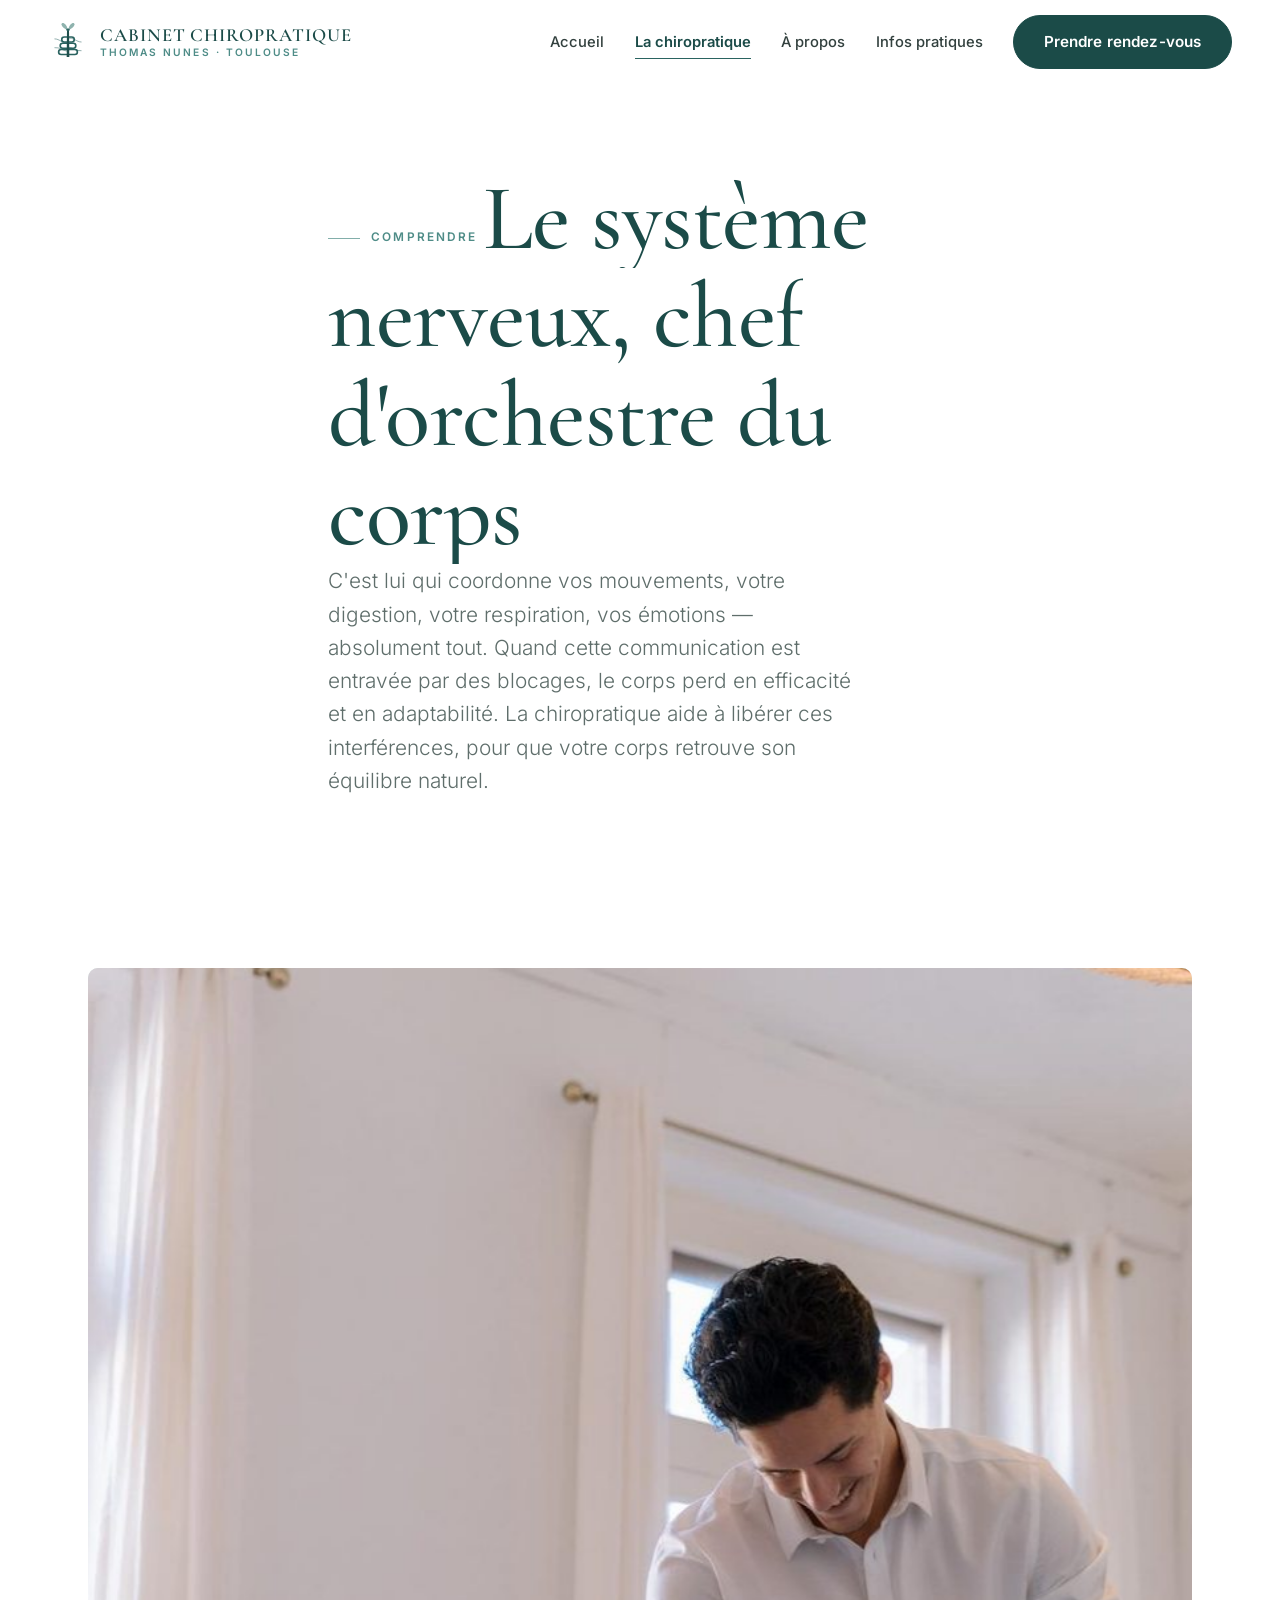
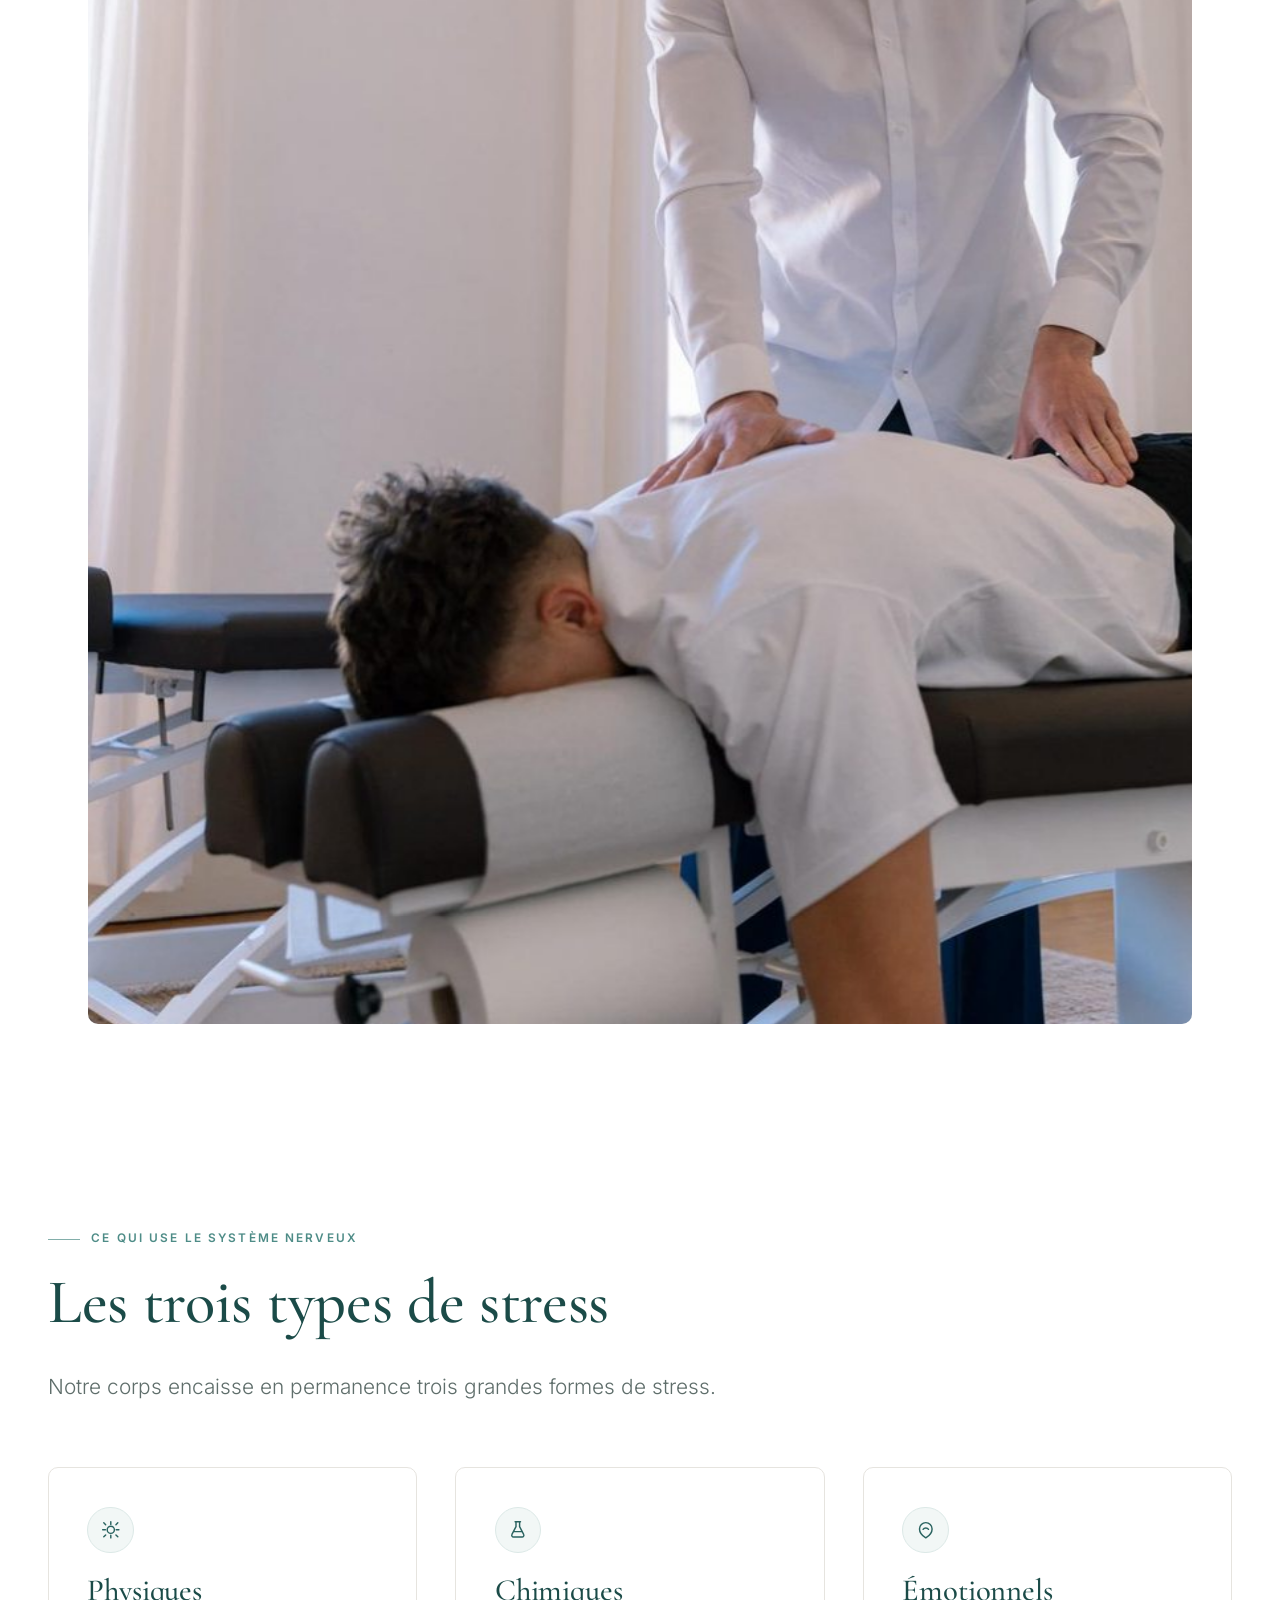
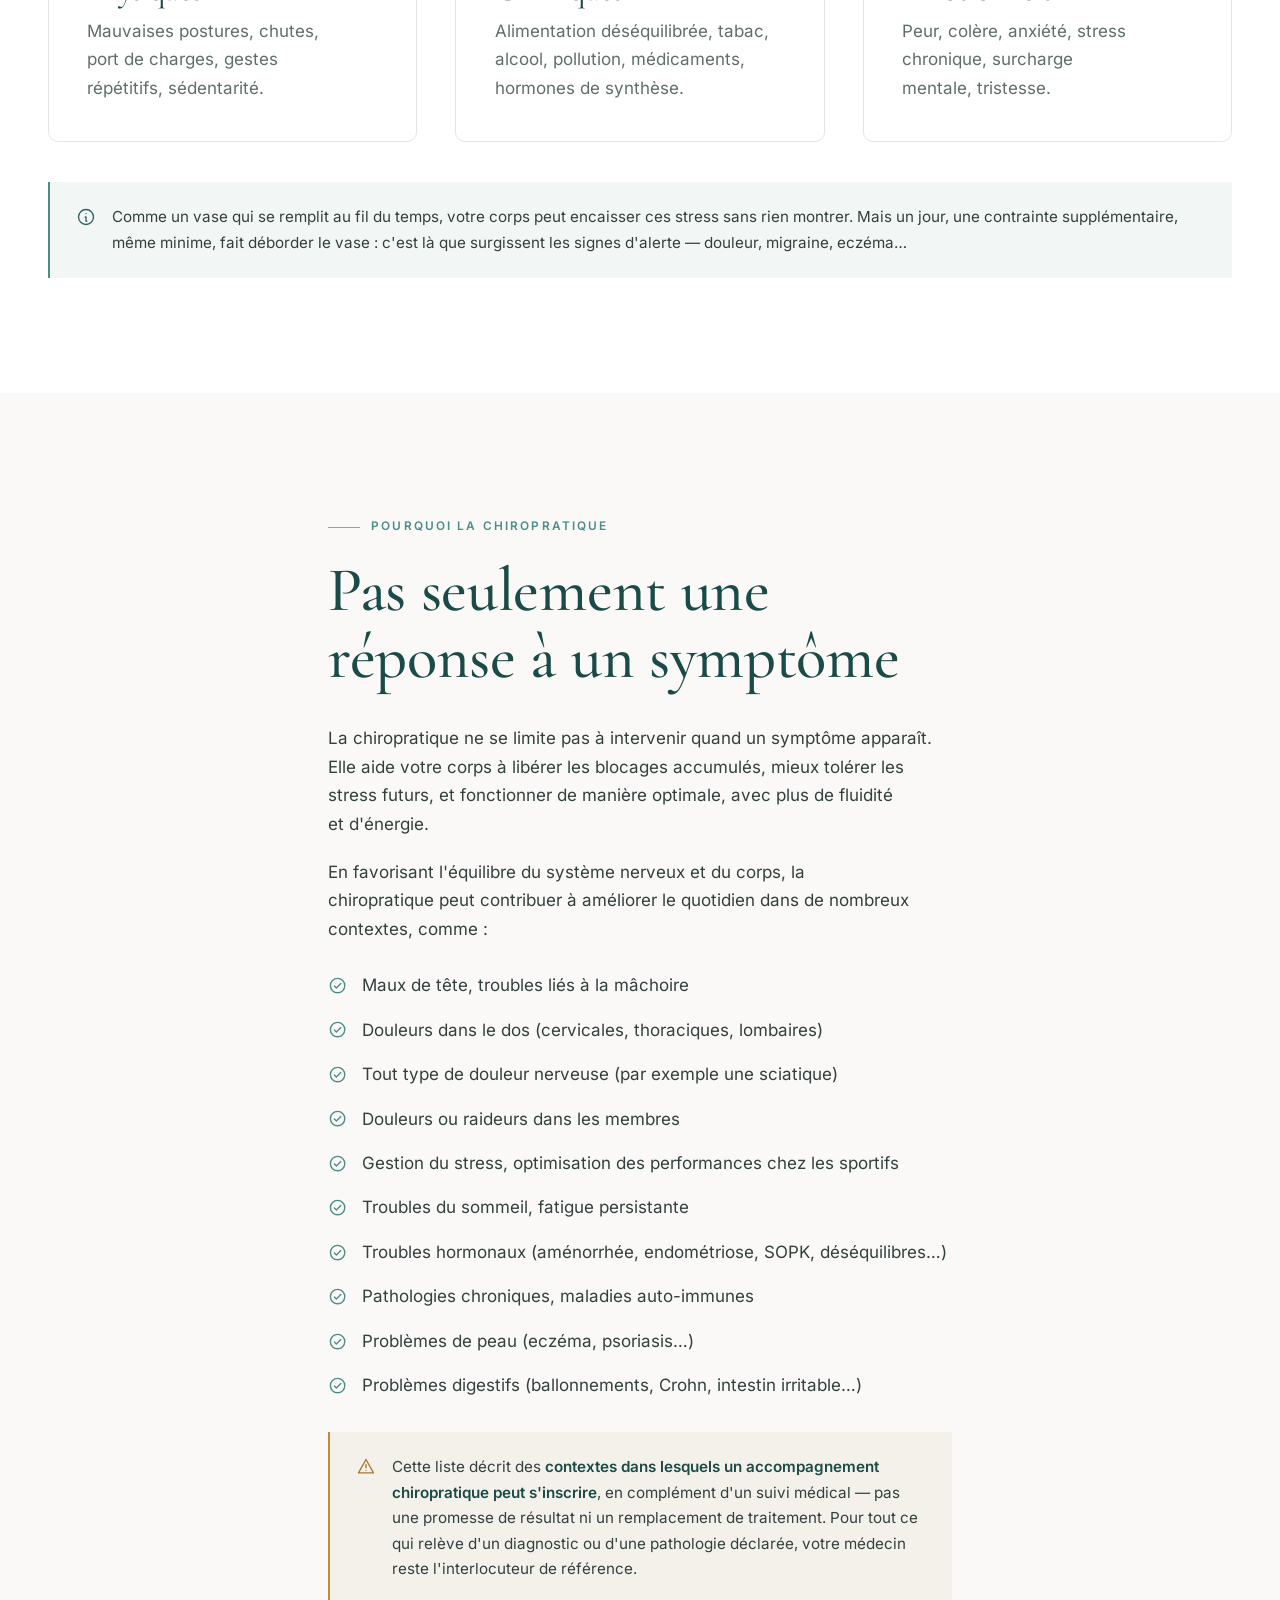
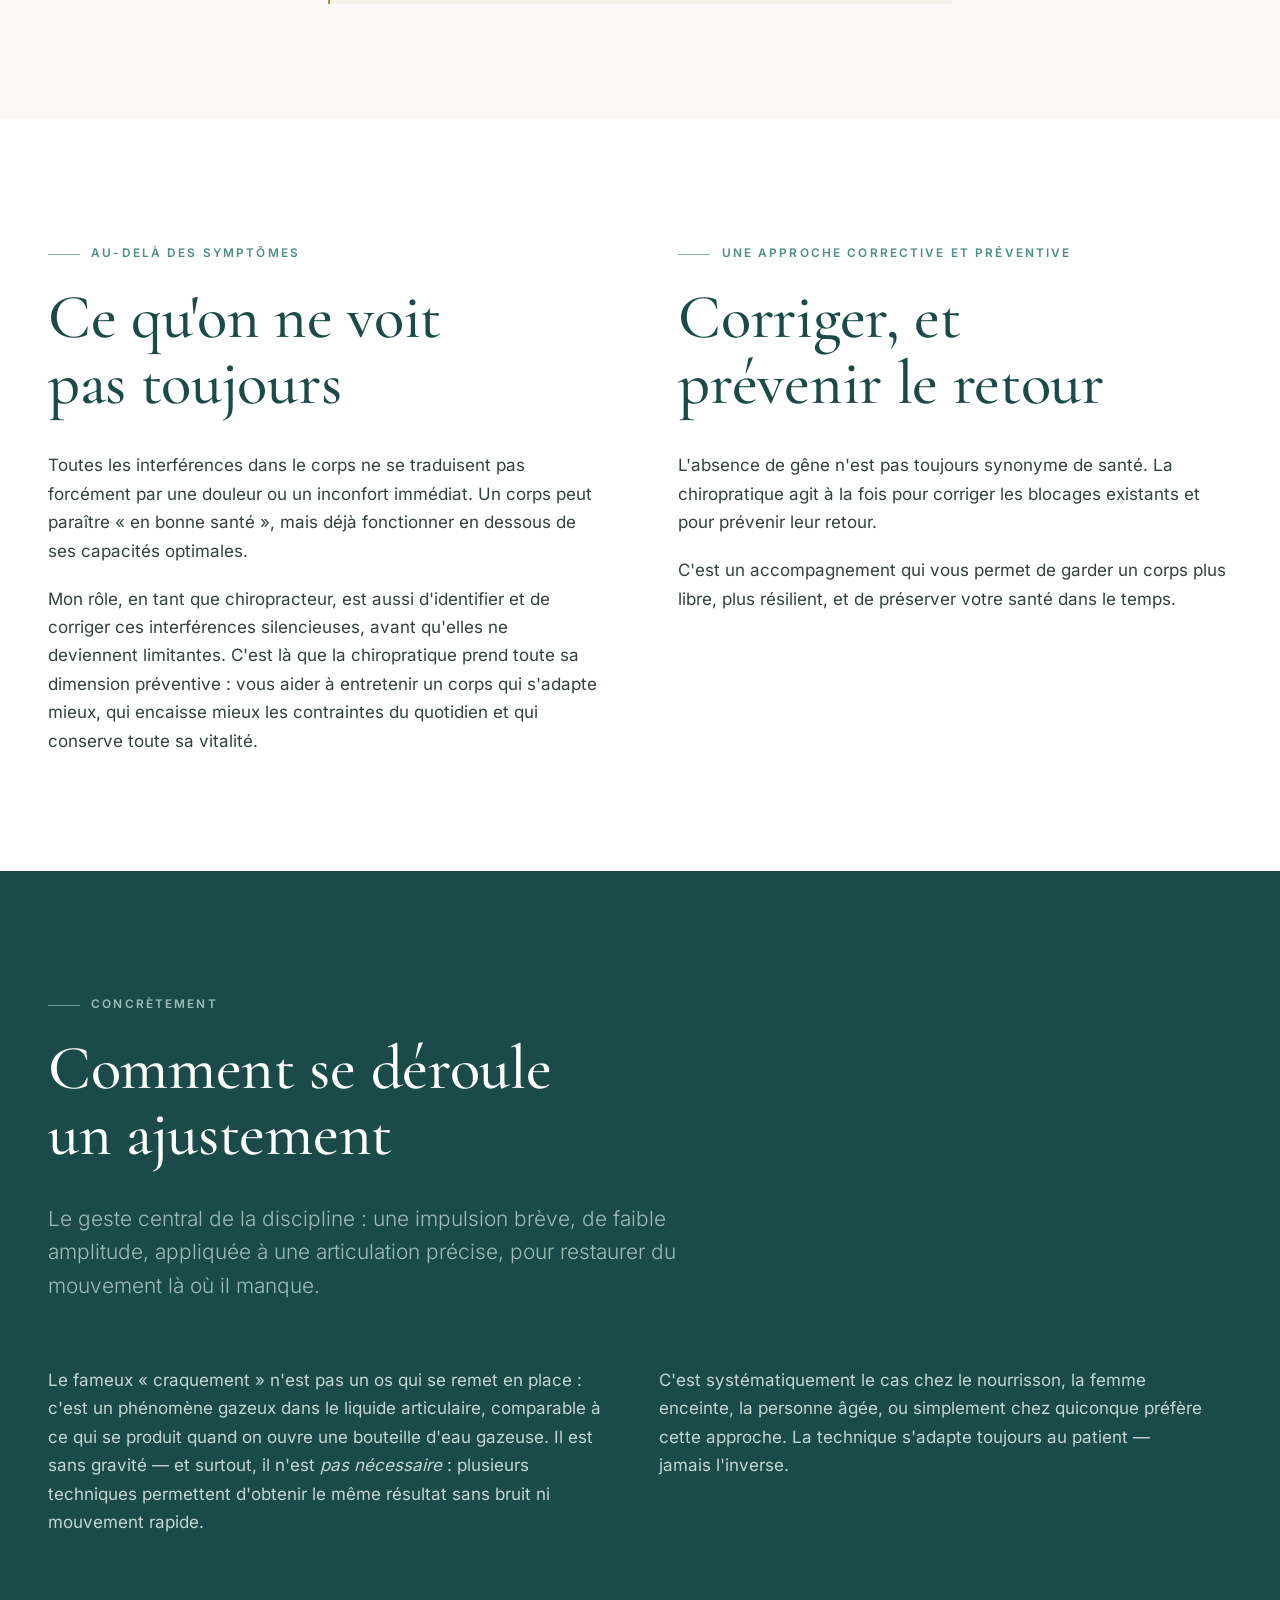
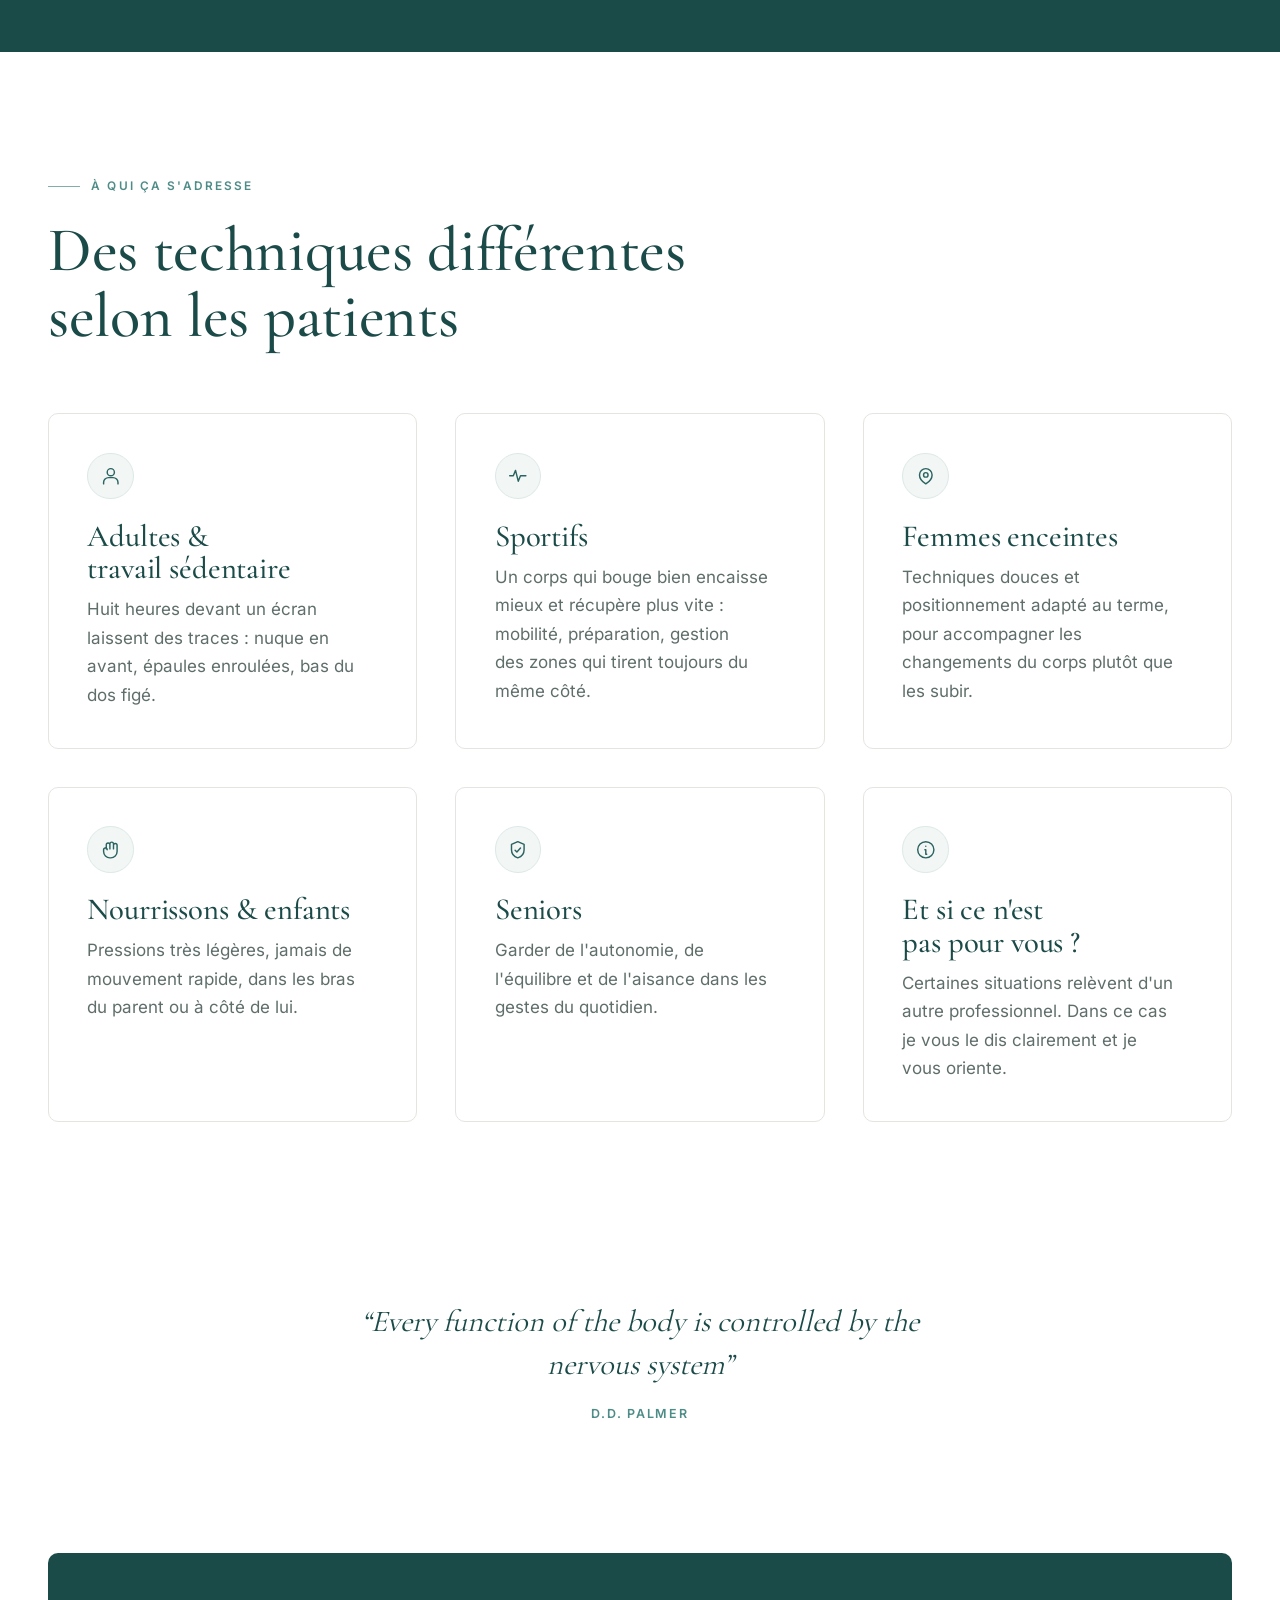
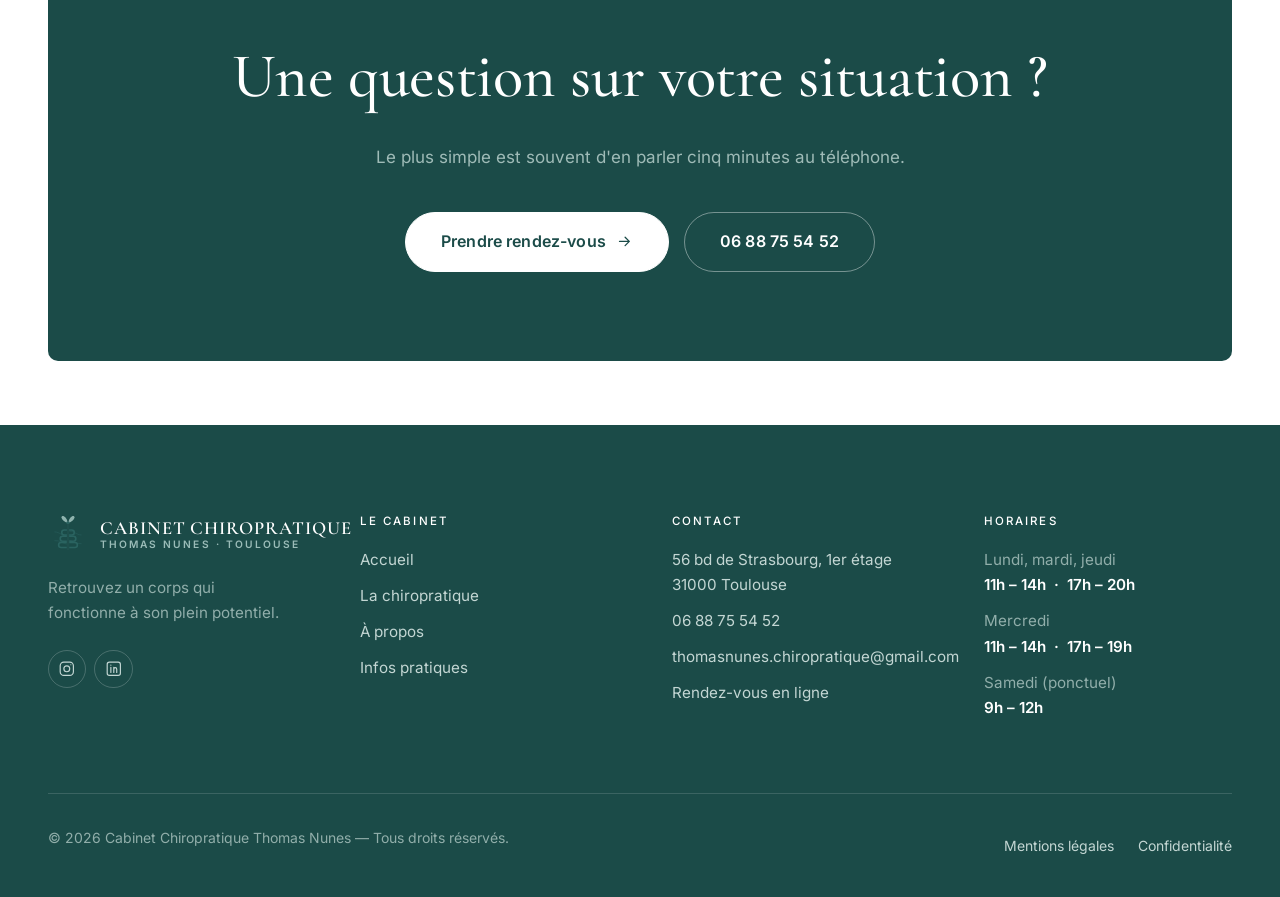
<file: la-chiropratique/index.html>
<!DOCTYPE html>
<html lang="fr">
<head>
<meta charset="utf-8">
<meta name="viewport" content="width=device-width, initial-scale=1">
<title>La chiropratique expliquée | Chiropracteur Toulouse</title>
<meta name="description" content="Le système nerveux, les trois types de stress, pourquoi la chiropratique et comment se déroule un ajustement. Expliqué par Thomas Nunes, chiropracteur à Toulouse.">
<link rel="canonical" href="https://nuneschiropratique.fr/la-chiropratique/">
<meta name="theme-color" content="#1B4B48">
<meta name="format-detection" content="telephone=no">
<link rel="icon" href="/assets/img/favicon.svg" type="image/svg+xml">
<link rel="apple-touch-icon" href="/assets/img/favicon.svg">
<link rel="preload" href="/assets/fonts/cormorant-garamond.woff2" as="font" type="font/woff2" crossorigin>
<link rel="preload" href="/assets/fonts/inter.woff2" as="font" type="font/woff2" crossorigin>
<meta property="og:type" content="article">
<meta property="og:locale" content="fr_FR">
<meta property="og:site_name" content="Cabinet Chiropratique Thomas Nunes">
<meta property="og:title" content="La chiropratique expliquée | Chiropracteur Toulouse">
<meta property="og:description" content="Le système nerveux, les trois types de stress, pourquoi la chiropratique et comment se déroule un ajustement. Expliqué par Thomas Nunes, chiropracteur à Toulouse.">
<meta property="og:url" content="https://nuneschiropratique.fr/la-chiropratique/">
<meta property="og:image" content="https://nuneschiropratique.fr/assets/img/cabinet-salle-de-soin.jpg">
<meta name="twitter:card" content="summary_large_image">
<meta name="twitter:title" content="La chiropratique expliquée | Chiropracteur Toulouse">
<meta name="twitter:description" content="Le système nerveux, les trois types de stress, pourquoi la chiropratique et comment se déroule un ajustement. Expliqué par Thomas Nunes, chiropracteur à Toulouse.">
<meta name="geo.region" content="FR-31">
<meta name="geo.placename" content="Toulouse">
<meta name="geo.position" content="43.6098;1.4478">
<link rel="stylesheet" href="/assets/css/site.css">
</head>
<body>
<a class="skip-link" href="#contenu">Aller au contenu</a>
<div class="loader" aria-hidden="true">
  <svg class="loader__mark" viewBox="0 0 64 64" aria-hidden="true">
    <g fill="none" stroke="#2A6360" stroke-width="2.6" stroke-linecap="round">
      <path d="M32 24h-6a4 4 0 0 0 0 8h12a4 4 0 0 0 0-8h-6"/>
      <path d="M32 34h-8.5a4 4 0 0 0 0 8h17a4 4 0 0 0 0-8H32"/>
      <path d="M32 44h-11a4 4 0 0 0 0 8h22a4 4 0 0 0 0-8H32"/>
    </g>
    <ellipse cx="32" cy="12.5" rx="2.8" ry="2" fill="#2A6360"/>
  </svg>
  <div class="loader__bar"><i></i></div>
</div>
<div class="swipe" aria-hidden="true"></div>
<div class="progress" aria-hidden="true"><i></i></div>
<header class="site-header">
  <div class="wrap site-header__inner">
    <a class="brand" href="/" aria-label="Cabinet Chiropratique Thomas Nunes — accueil">
      <img class="brand__mark" src="/assets/img/logo.svg" alt="" width="40" height="40">
      <span class="brand__text">
        <span class="brand__name">Cabinet Chiropratique</span>
        <span class="brand__role">Thomas Nunes · Toulouse</span>
      </span>
    </a>
    <button class="nav-toggle" type="button" aria-expanded="false" aria-controls="nav-principal">
      <span class="nav-toggle__bars" aria-hidden="true"><span></span><span></span><span></span></span> Menu
    </button>
    <nav class="nav" id="nav-principal" aria-label="Navigation principale">
      <ul class="nav__list"><li><a class="nav__link" href="/">Accueil</a></li><li><a class="nav__link" href="/la-chiropratique/" aria-current="page">La chiropratique</a></li><li><a class="nav__link" href="/le-cabinet/">À propos</a></li><li><a class="nav__link" href="/infos-pratiques/">Infos pratiques</a></li></ul>
      <a class="btn" href="/reserver/" data-magnetic>Prendre rendez-vous</a>
    </nav>
  </div>
</header>
<main id="contenu">

  <section class="hero">
    <div class="wrap wrap--narrow">
      <p class="eyebrow">Comprendre</p>
      <h1 data-words>Le système nerveux, chef d'orchestre du corps</h1>
      <p class="lede reveal" data-delay="1">
        C'est lui qui coordonne vos mouvements, votre digestion, votre respiration, vos
        émotions — absolument tout. Quand cette communication est entravée par des
        blocages, le corps perd en efficacité et en adaptabilité. La chiropratique aide à
        libérer ces interférences, pour que votre corps retrouve son équilibre naturel.
      </p>
    </div>
  </section>

  <section class="section--tight"><div class="wrap"><figure class="figure figure--2-3 figure--parallax"><div class="figure__fallback"><svg viewBox="0 0 24 24" fill="none" stroke="currentColor" stroke-width="1.4" stroke-linecap="round" stroke-linejoin="round" aria-hidden="true"><path d="M3 21h18M5 21V8l7-5 7 5v13M10 21v-6h4v6"/></svg><span>Déposez <code>thomas-consultation.jpg</code> dans <code>assets/img/</code></span></div><img src="/assets/img/thomas-consultation.jpg" alt="Thomas Nunes en consultation, ajustement cervical au cabinet de Toulouse" width="933" height="1400" loading="lazy" decoding="async" onerror="this.style.display=&quot;none&quot;"><div class="figure__mask"></div></figure></div></section>

  <section class="section">
    <div class="wrap">
      <div class="section-head"><p class="eyebrow">Ce qui use le système nerveux</p>
        <h2>Les trois types de stress</h2>
        <p class="lede">Notre corps encaisse en permanence trois grandes formes de stress.</p></div>
      <div class="grid grid--3">
        <article class="card reveal"><div class="card__icon"><svg viewBox="0 0 24 24" fill="none" stroke="currentColor" stroke-width="1.6" stroke-linecap="round" stroke-linejoin="round" aria-hidden="true"><path d="M12 3v3M12 18v3M4.2 4.2l2.1 2.1M17.7 17.7l2.1 2.1M3 12h3M18 12h3M4.2 19.8l2.1-2.1M17.7 6.3l2.1-2.1"/><circle cx="12" cy="12" r="4"/></svg></div><h3>Physiques</h3>
          <p>Mauvaises postures, chutes, port de charges, gestes répétitifs, sédentarité.</p></article>
        <article class="card reveal" data-delay="1"><div class="card__icon"><svg viewBox="0 0 24 24" fill="none" stroke="currentColor" stroke-width="1.6" stroke-linecap="round" stroke-linejoin="round" aria-hidden="true"><path d="M9 3h6M10 3v5.5L5.5 17a2 2 0 0 0 1.8 3h9.4a2 2 0 0 0 1.8-3L14 8.5V3"/><path d="M7.5 14h9"/></svg></div><h3>Chimiques</h3>
          <p>Alimentation déséquilibrée, tabac, alcool, pollution, médicaments, hormones de synthèse.</p></article>
        <article class="card reveal" data-delay="2"><div class="card__icon"><svg viewBox="0 0 24 24" fill="none" stroke="currentColor" stroke-width="1.6" stroke-linecap="round" stroke-linejoin="round" aria-hidden="true"><path d="M12 21s-7-4.35-7-10a7 7 0 0 1 14 0c0 5.65-7 10-7 10z"/><path d="M9 11.5c.6-1 1.6-1.5 3-1.5s2.4.5 3 1.5"/></svg></div><h3>Émotionnels</h3>
          <p>Peur, colère, anxiété, stress chronique, surcharge mentale, tristesse.</p></article>
      </div>
      <div class="note" style="margin-top:2.5rem"><svg viewBox="0 0 24 24" fill="none" stroke="currentColor" stroke-width="1.6" stroke-linecap="round" stroke-linejoin="round" aria-hidden="true"><circle cx="12" cy="12" r="9"/><path d="M12 8h.01M11 12h1v5h1"/></svg><div><p>
        Comme un vase qui se remplit au fil du temps, votre corps peut encaisser ces stress
        sans rien montrer. Mais un jour, une contrainte supplémentaire, même minime, fait
        déborder le vase&nbsp;: c'est là que surgissent les signes d'alerte — douleur,
        migraine, eczéma…</p></div></div>
    </div>
  </section>

  <section class="section section--paper2">
    <div class="wrap wrap--narrow">
      <p class="eyebrow">Pourquoi la chiropratique</p>
      <h2>Pas seulement une réponse à un symptôme</h2>
      <p>La chiropratique ne se limite pas à intervenir quand un symptôme apparaît. Elle
      aide votre corps à libérer les blocages accumulés, mieux tolérer les stress futurs,
      et fonctionner de manière optimale, avec plus de fluidité et d'énergie.</p>
      <p>En favorisant l'équilibre du système nerveux et du corps, la chiropratique peut
      contribuer à améliorer le quotidien dans de nombreux contextes, comme&nbsp;:</p>

      <ul class="checks" style="margin-top:1.75rem">
        <li><svg viewBox="0 0 24 24" fill="none" stroke="currentColor" stroke-width="1.7" stroke-linecap="round" stroke-linejoin="round" aria-hidden="true"><circle cx="12" cy="12" r="9"/><path d="M8 12.5l2.5 2.5L16 9.5"/></svg><span>Maux de tête, troubles liés à la mâchoire</span></li><li><svg viewBox="0 0 24 24" fill="none" stroke="currentColor" stroke-width="1.7" stroke-linecap="round" stroke-linejoin="round" aria-hidden="true"><circle cx="12" cy="12" r="9"/><path d="M8 12.5l2.5 2.5L16 9.5"/></svg><span>Douleurs dans le dos (cervicales, thoraciques, lombaires)</span></li><li><svg viewBox="0 0 24 24" fill="none" stroke="currentColor" stroke-width="1.7" stroke-linecap="round" stroke-linejoin="round" aria-hidden="true"><circle cx="12" cy="12" r="9"/><path d="M8 12.5l2.5 2.5L16 9.5"/></svg><span>Tout type de douleur nerveuse (par exemple une sciatique)</span></li><li><svg viewBox="0 0 24 24" fill="none" stroke="currentColor" stroke-width="1.7" stroke-linecap="round" stroke-linejoin="round" aria-hidden="true"><circle cx="12" cy="12" r="9"/><path d="M8 12.5l2.5 2.5L16 9.5"/></svg><span>Douleurs ou raideurs dans les membres</span></li><li><svg viewBox="0 0 24 24" fill="none" stroke="currentColor" stroke-width="1.7" stroke-linecap="round" stroke-linejoin="round" aria-hidden="true"><circle cx="12" cy="12" r="9"/><path d="M8 12.5l2.5 2.5L16 9.5"/></svg><span>Gestion du stress, optimisation des performances chez les sportifs</span></li><li><svg viewBox="0 0 24 24" fill="none" stroke="currentColor" stroke-width="1.7" stroke-linecap="round" stroke-linejoin="round" aria-hidden="true"><circle cx="12" cy="12" r="9"/><path d="M8 12.5l2.5 2.5L16 9.5"/></svg><span>Troubles du sommeil, fatigue persistante</span></li><li><svg viewBox="0 0 24 24" fill="none" stroke="currentColor" stroke-width="1.7" stroke-linecap="round" stroke-linejoin="round" aria-hidden="true"><circle cx="12" cy="12" r="9"/><path d="M8 12.5l2.5 2.5L16 9.5"/></svg><span>Troubles hormonaux (aménorrhée, endométriose, SOPK, déséquilibres…)</span></li><li><svg viewBox="0 0 24 24" fill="none" stroke="currentColor" stroke-width="1.7" stroke-linecap="round" stroke-linejoin="round" aria-hidden="true"><circle cx="12" cy="12" r="9"/><path d="M8 12.5l2.5 2.5L16 9.5"/></svg><span>Pathologies chroniques, maladies auto-immunes</span></li><li><svg viewBox="0 0 24 24" fill="none" stroke="currentColor" stroke-width="1.7" stroke-linecap="round" stroke-linejoin="round" aria-hidden="true"><circle cx="12" cy="12" r="9"/><path d="M8 12.5l2.5 2.5L16 9.5"/></svg><span>Problèmes de peau (eczéma, psoriasis…)</span></li><li><svg viewBox="0 0 24 24" fill="none" stroke="currentColor" stroke-width="1.7" stroke-linecap="round" stroke-linejoin="round" aria-hidden="true"><circle cx="12" cy="12" r="9"/><path d="M8 12.5l2.5 2.5L16 9.5"/></svg><span>Problèmes digestifs (ballonnements, Crohn, intestin irritable…)</span></li>
      </ul>

      <div class="note note--warn" style="margin-top:2rem"><svg viewBox="0 0 24 24" fill="none" stroke="currentColor" stroke-width="1.6" stroke-linecap="round" stroke-linejoin="round" aria-hidden="true"><path d="M12 3l9 16H3l9-16z"/><path d="M12 9v4M12 16h.01"/></svg><div><p>
        Cette liste décrit des <strong>contextes dans lesquels un accompagnement
        chiropratique peut s'inscrire</strong>, en complément d'un suivi médical — pas une
        promesse de résultat ni un remplacement de traitement. Pour tout ce qui relève
        d'un diagnostic ou d'une pathologie déclarée, votre médecin reste l'interlocuteur
        de référence.</p></div></div>
    </div>
  </section>

  <section class="section">
    <div class="wrap split split--top">
      <div>
        <p class="eyebrow">Au-delà des symptômes</p>
        <h2>Ce qu'on ne voit pas toujours</h2>
        <p>Toutes les interférences dans le corps ne se traduisent pas forcément par une
        douleur ou un inconfort immédiat. Un corps peut paraître «&nbsp;en bonne
        santé&nbsp;», mais déjà fonctionner en dessous de ses capacités optimales.</p>
        <p>Mon rôle, en tant que chiropracteur, est aussi d'identifier et de corriger ces
        interférences silencieuses, avant qu'elles ne deviennent limitantes. C'est là que
        la chiropratique prend toute sa dimension préventive&nbsp;: vous aider à entretenir
        un corps qui s'adapte mieux, qui encaisse mieux les contraintes du quotidien et qui
        conserve toute sa vitalité.</p>
      </div>
      <div>
        <p class="eyebrow">Une approche corrective et préventive</p>
        <h2>Corriger, et prévenir le retour</h2>
        <p>L'absence de gêne n'est pas toujours synonyme de santé. La chiropratique agit à
        la fois pour corriger les blocages existants et pour prévenir leur retour.</p>
        <p>C'est un accompagnement qui vous permet de garder un corps plus libre, plus
        résilient, et de préserver votre santé dans le temps.</p>
      </div>
    </div>
  </section>

  <section class="section section--brand">
    <div class="wrap">
      <div class="section-head"><p class="eyebrow">Concrètement</p>
        <h2>Comment se déroule un ajustement</h2>
        <p class="lede">Le geste central de la discipline&nbsp;: une impulsion brève, de
        faible amplitude, appliquée à une articulation précise, pour restaurer du mouvement
        là où il manque.</p></div>
      <div class="grid grid--2">
        <div>
          <p>Le fameux «&nbsp;craquement&nbsp;» n'est pas un os qui se remet en
          place&nbsp;: c'est un phénomène gazeux dans le liquide articulaire, comparable à
          ce qui se produit quand on ouvre une bouteille d'eau gazeuse. Il est sans
          gravité — et surtout, il n'est <em>pas nécessaire</em>&nbsp;: plusieurs
          techniques permettent d'obtenir le même résultat sans bruit ni mouvement rapide.</p>
        </div>
        <div>
          <p>C'est systématiquement le cas chez le nourrisson, la femme enceinte, la
          personne âgée, ou simplement chez quiconque préfère cette approche. La technique
          s'adapte toujours au patient — jamais l'inverse.</p>
        </div>
      </div>
    </div>
  </section>

  <section class="section">
    <div class="wrap">
      <div class="section-head"><p class="eyebrow">À qui ça s'adresse</p>
        <h2>Des techniques différentes selon les patients</h2></div>
      <div class="grid grid--3">
        <article class="card reveal"><div class="card__icon"><svg viewBox="0 0 24 24" fill="none" stroke="currentColor" stroke-width="1.6" stroke-linecap="round" stroke-linejoin="round" aria-hidden="true"><circle cx="12" cy="8" r="4"/><path d="M4 21v-1.5A5.5 5.5 0 0 1 9.5 14h5a5.5 5.5 0 0 1 5.5 5.5V21"/></svg></div><h3>Adultes &amp; travail sédentaire</h3>
          <p>Huit heures devant un écran laissent des traces&nbsp;: nuque en avant, épaules enroulées, bas du dos figé.</p></article>
        <article class="card reveal" data-delay="1"><div class="card__icon"><svg viewBox="0 0 24 24" fill="none" stroke="currentColor" stroke-width="1.6" stroke-linecap="round" stroke-linejoin="round" aria-hidden="true"><path d="M3 12h4l2.5-6 3 12 2.5-6h6"/></svg></div><h3>Sportifs</h3>
          <p>Un corps qui bouge bien encaisse mieux et récupère plus vite&nbsp;: mobilité, préparation, gestion des zones qui tirent toujours du même côté.</p></article>
        <article class="card reveal" data-delay="2"><div class="card__icon"><svg viewBox="0 0 24 24" fill="none" stroke="currentColor" stroke-width="1.6" stroke-linecap="round" stroke-linejoin="round" aria-hidden="true"><path d="M12 21s-7-4.35-7-10a7 7 0 0 1 14 0c0 5.65-7 10-7 10z"/><circle cx="12" cy="11" r="2.5"/></svg></div><h3>Femmes enceintes</h3>
          <p>Techniques douces et positionnement adapté au terme, pour accompagner les changements du corps plutôt que les subir.</p></article>
        <article class="card reveal"><div class="card__icon"><svg viewBox="0 0 24 24" fill="none" stroke="currentColor" stroke-width="1.6" stroke-linecap="round" stroke-linejoin="round" aria-hidden="true"><path d="M7 11V6.5a2 2 0 0 1 4 0V11M11 11V5.5a2 2 0 0 1 4 0V11M15 11V7a2 2 0 0 1 4 0v7a7 7 0 0 1-7 7h-1a7 7 0 0 1-7-7v-2a2 2 0 0 1 4 0"/></svg></div><h3>Nourrissons &amp; enfants</h3>
          <p>Pressions très légères, jamais de mouvement rapide, dans les bras du parent ou à côté de lui.</p></article>
        <article class="card reveal" data-delay="1"><div class="card__icon"><svg viewBox="0 0 24 24" fill="none" stroke="currentColor" stroke-width="1.6" stroke-linecap="round" stroke-linejoin="round" aria-hidden="true"><path d="M12 3l7 3v6c0 4.5-3 7.8-7 9-4-1.2-7-4.5-7-9V6l7-3z"/><path d="M9 12.5l2 2 4-4.5"/></svg></div><h3>Seniors</h3>
          <p>Garder de l'autonomie, de l'équilibre et de l'aisance dans les gestes du quotidien.</p></article>
        <article class="card reveal" data-delay="2"><div class="card__icon"><svg viewBox="0 0 24 24" fill="none" stroke="currentColor" stroke-width="1.6" stroke-linecap="round" stroke-linejoin="round" aria-hidden="true"><circle cx="12" cy="12" r="9"/><path d="M12 8h.01M11 12h1v5h1"/></svg></div><h3>Et si ce n'est pas pour vous&nbsp;?</h3>
          <p>Certaines situations relèvent d'un autre professionnel. Dans ce cas je vous le dis clairement et je vous oriente.</p></article>
      </div>
    </div>
  </section>

  <div class="pullquote reveal"><blockquote>Every function of the body is controlled by the nervous system</blockquote><cite>D.D. Palmer</cite></div>

  <section class="section section--tight">
    <div class="wrap"><div class="cta-band reveal">
      <h2>Une question sur votre situation&nbsp;?</h2>
      <p>Le plus simple est souvent d'en parler cinq minutes au téléphone.</p>
      <div class="btn-row">
        <a class="btn btn--light btn--lg" href="/reserver/" data-magnetic>Prendre rendez-vous <svg viewBox="0 0 24 24" fill="none" stroke="currentColor" stroke-width="1.8" stroke-linecap="round" stroke-linejoin="round" aria-hidden="true"><path d="M5 12h14M13 6l6 6-6 6"/></svg></a>
        <a class="btn btn--outline-light btn--lg" href="tel:+33688755452">06 88 75 54 52</a>
      </div></div></div>
  </section>

</main>
<footer class="site-footer">
  <div class="wrap">
    <div class="footer-grid">
      <div>
        <div class="brand" style="margin-bottom:1.25rem">
          <img class="brand__mark" src="/assets/img/logo.svg" alt="" width="40" height="40">
          <span class="brand__text">
            <span class="brand__name">Cabinet Chiropratique</span>
            <span class="brand__role">Thomas Nunes · Toulouse</span>
          </span>
        </div>
        <p>Retrouvez un corps qui fonctionne à son plein potentiel.</p>
        <div class="social" style="margin-top:1.5rem">
          <a href="https://www.instagram.com/nuneschiropratique/" target="_blank" rel="noopener" aria-label="Instagram du cabinet"><svg viewBox="0 0 24 24" fill="none" stroke="currentColor" stroke-width="1.6" stroke-linecap="round" stroke-linejoin="round" aria-hidden="true"><rect x="3" y="3" width="18" height="18" rx="5"/><circle cx="12" cy="12" r="4"/><path d="M17.5 6.5h.01"/></svg></a>
          <a href="https://www.linkedin.com/in/thomas-nunes-5853b5300/" target="_blank" rel="noopener" aria-label="LinkedIn de Thomas Nunes"><svg viewBox="0 0 24 24" fill="none" stroke="currentColor" stroke-width="1.6" stroke-linecap="round" stroke-linejoin="round" aria-hidden="true"><rect x="3" y="3" width="18" height="18" rx="3"/><path d="M8 10v7M8 7v.01M12 17v-4.5a2 2 0 0 1 4 0V17M12 10v7"/></svg></a>
        </div>
      </div>
      <div>
        <h4>Le cabinet</h4>
        <ul>
          <li><a href="/">Accueil</a></li>
          <li><a href="/la-chiropratique/">La chiropratique</a></li>
          <li><a href="/le-cabinet/">À propos</a></li>
          <li><a href="/infos-pratiques/">Infos pratiques</a></li>
        </ul>
      </div>
      <div>
        <h4>Contact</h4>
        <ul>
          <li><a href="https://maps.google.com/?q=56+boulevard+de+Strasbourg+31000+Toulouse" target="_blank" rel="noopener">56 bd de Strasbourg, 1er étage<br>31000 Toulouse</a></li>
          <li><a href="tel:+33688755452">06 88 75 54 52</a></li>
          <li><a href="mailto:thomasnunes.chiropratique@gmail.com">thomasnunes.chiropratique@gmail.com</a></li>
          <li><a href="/reserver/">Rendez-vous en ligne</a></li>
        </ul>
      </div>
      <div>
        <h4>Horaires</h4>
        <ul>
          <li>Lundi, mardi, jeudi<br><strong style="color:#fff">11h – 14h &nbsp;·&nbsp; 17h – 20h</strong></li>
          <li>Mercredi<br><strong style="color:#fff">11h – 14h &nbsp;·&nbsp; 17h – 19h</strong></li>
          <li>Samedi (ponctuel)<br><strong style="color:#fff">9h – 12h</strong></li>
        </ul>
      </div>
    </div>
    <div class="footer-bottom">
      <p>© <span data-year>2026</span> Cabinet Chiropratique Thomas Nunes — Tous droits réservés.</p>
      <ul>
        <li><a href="/mentions-legales/">Mentions légales</a></li>
        <li><a href="/confidentialite/">Confidentialité</a></li>
      </ul>
    </div>
  </div>
</footer>
<script src="/assets/js/site.js" defer></script>
<script type="application/ld+json">{
  "@context": "https://schema.org",
  "@type": "Chiropractic",
  "@id": "https://nuneschiropratique.fr/#cabinet",
  "name": "Cabinet Chiropratique Thomas Nunes",
  "alternateName": "Nunes Chiropratique",
  "description": "Cabinet de chiropratique à Toulouse. Prise en charge des douleurs de dos, cervicales et articulaires, pour adultes, sportifs, femmes enceintes, nourrissons et seniors.",
  "url": "https://nuneschiropratique.fr/",
  "logo": "https://nuneschiropratique.fr/assets/img/embleme.svg",
  "image": "https://nuneschiropratique.fr/assets/img/cabinet-salle-de-soin.jpg",
  "telephone": "+33688755452",
  "email": "thomasnunes.chiropratique@gmail.com",
  "priceRange": "€",
  "currenciesAccepted": "EUR",
  "paymentAccepted": "Carte bancaire, Espèces, Chèque",
  "availableLanguage": ["fr", "en"],
  "medicalSpecialty": "Chiropractic",
  "address": {
    "@type": "PostalAddress",
    "streetAddress": "56 boulevard de Strasbourg, 1er étage",
    "postalCode": "31000",
    "addressLocality": "Toulouse",
    "addressRegion": "Occitanie",
    "addressCountry": "FR"
  },
  "geo": { "@type": "GeoCoordinates", "latitude": 43.6098, "longitude": 1.4478 },
  "areaServed": [
    { "@type": "City", "name": "Toulouse" },
    { "@type": "AdministrativeArea", "name": "Haute-Garonne" }
  ],
  "sameAs": ["https://www.instagram.com/nuneschiropratique/", "https://thomasnuneschiropratique.neptune.practicehub.io/p/book-online"],
  "hasMap": "https://maps.google.com/?q=56+boulevard+de+Strasbourg+31000+Toulouse",
  "openingHoursSpecification": [
    { "@type": "OpeningHoursSpecification", "dayOfWeek": ["Monday","Tuesday","Thursday"], "opens": "11:00", "closes": "14:00" },
    { "@type": "OpeningHoursSpecification", "dayOfWeek": ["Monday","Tuesday","Thursday"], "opens": "17:00", "closes": "20:00" },
    { "@type": "OpeningHoursSpecification", "dayOfWeek": "Wednesday", "opens": "11:00", "closes": "14:00" },
    { "@type": "OpeningHoursSpecification", "dayOfWeek": "Wednesday", "opens": "17:00", "closes": "19:00" }
  ],
  "founder": { "@id": "https://nuneschiropratique.fr/#thomas" },
  "potentialAction": {
    "@type": "ReserveAction",
    "target": { "@type": "EntryPoint", "urlTemplate": "https://thomasnuneschiropratique.neptune.practicehub.io/p/book-online", "actionPlatform": ["http://schema.org/DesktopWebPlatform","http://schema.org/MobileWebPlatform"] },
    "result": { "@type": "Reservation", "name": "Consultation de chiropratique" }
  }
}</script>
<script type="application/ld+json">{"@context":"https://schema.org","@type":"BreadcrumbList","itemListElement":[{"@type":"ListItem","position":1,"name":"Accueil","item":"https://nuneschiropratique.fr/"},{"@type":"ListItem","position":2,"name":"La chiropratique","item":"https://nuneschiropratique.fr/la-chiropratique/"}]}</script>
</body>
</html>
</file>
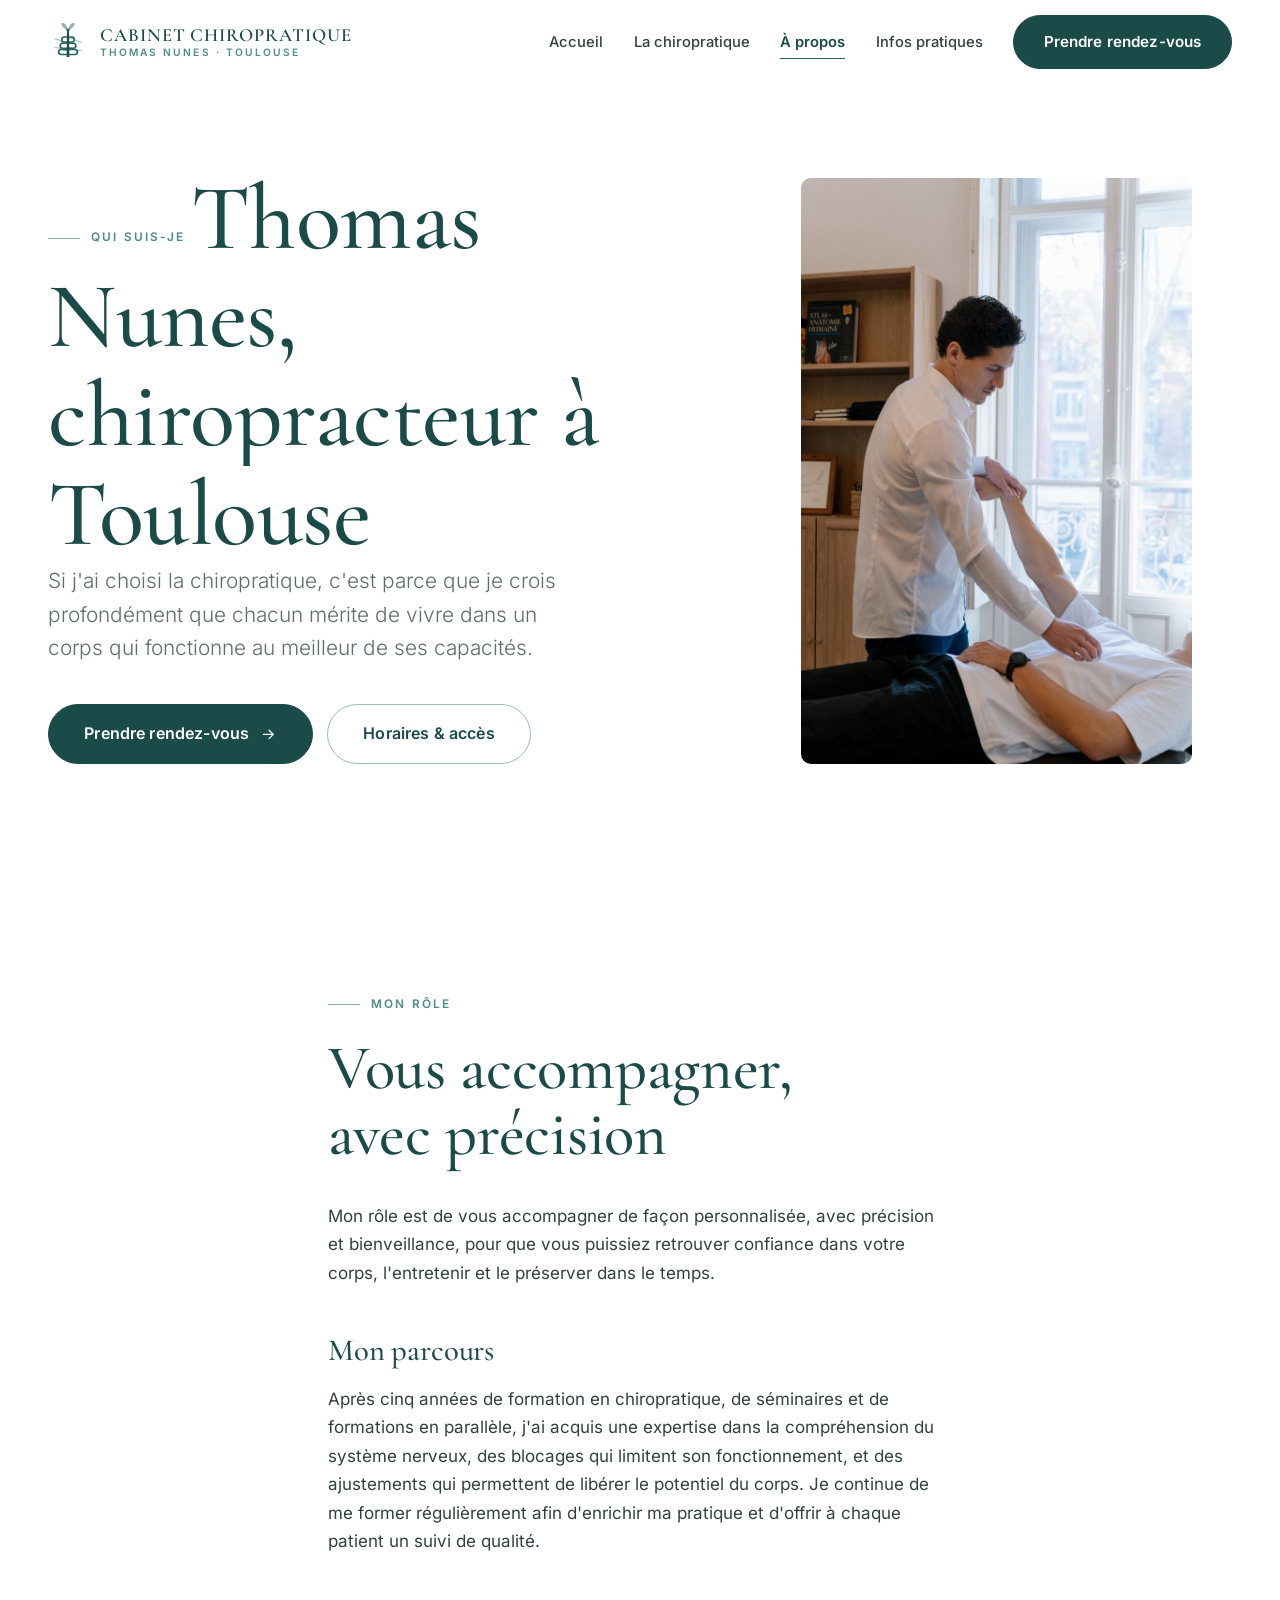
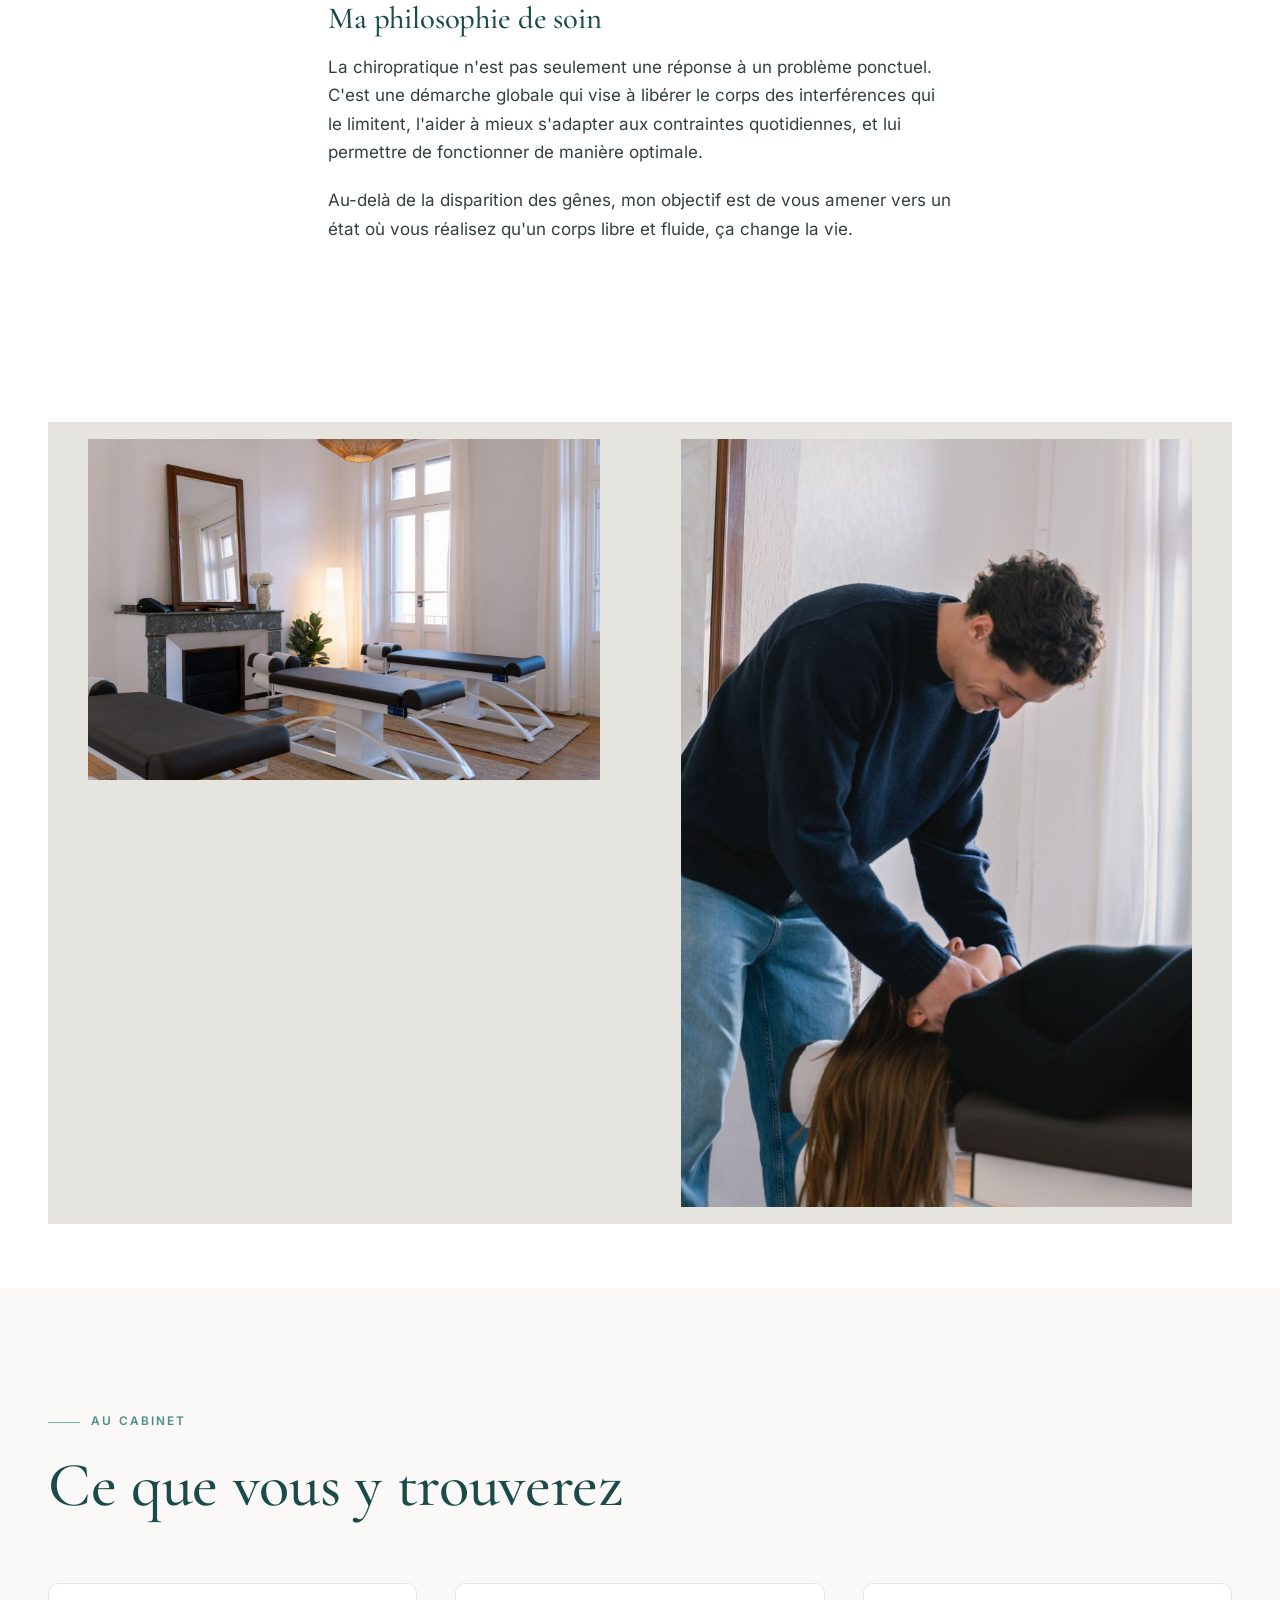
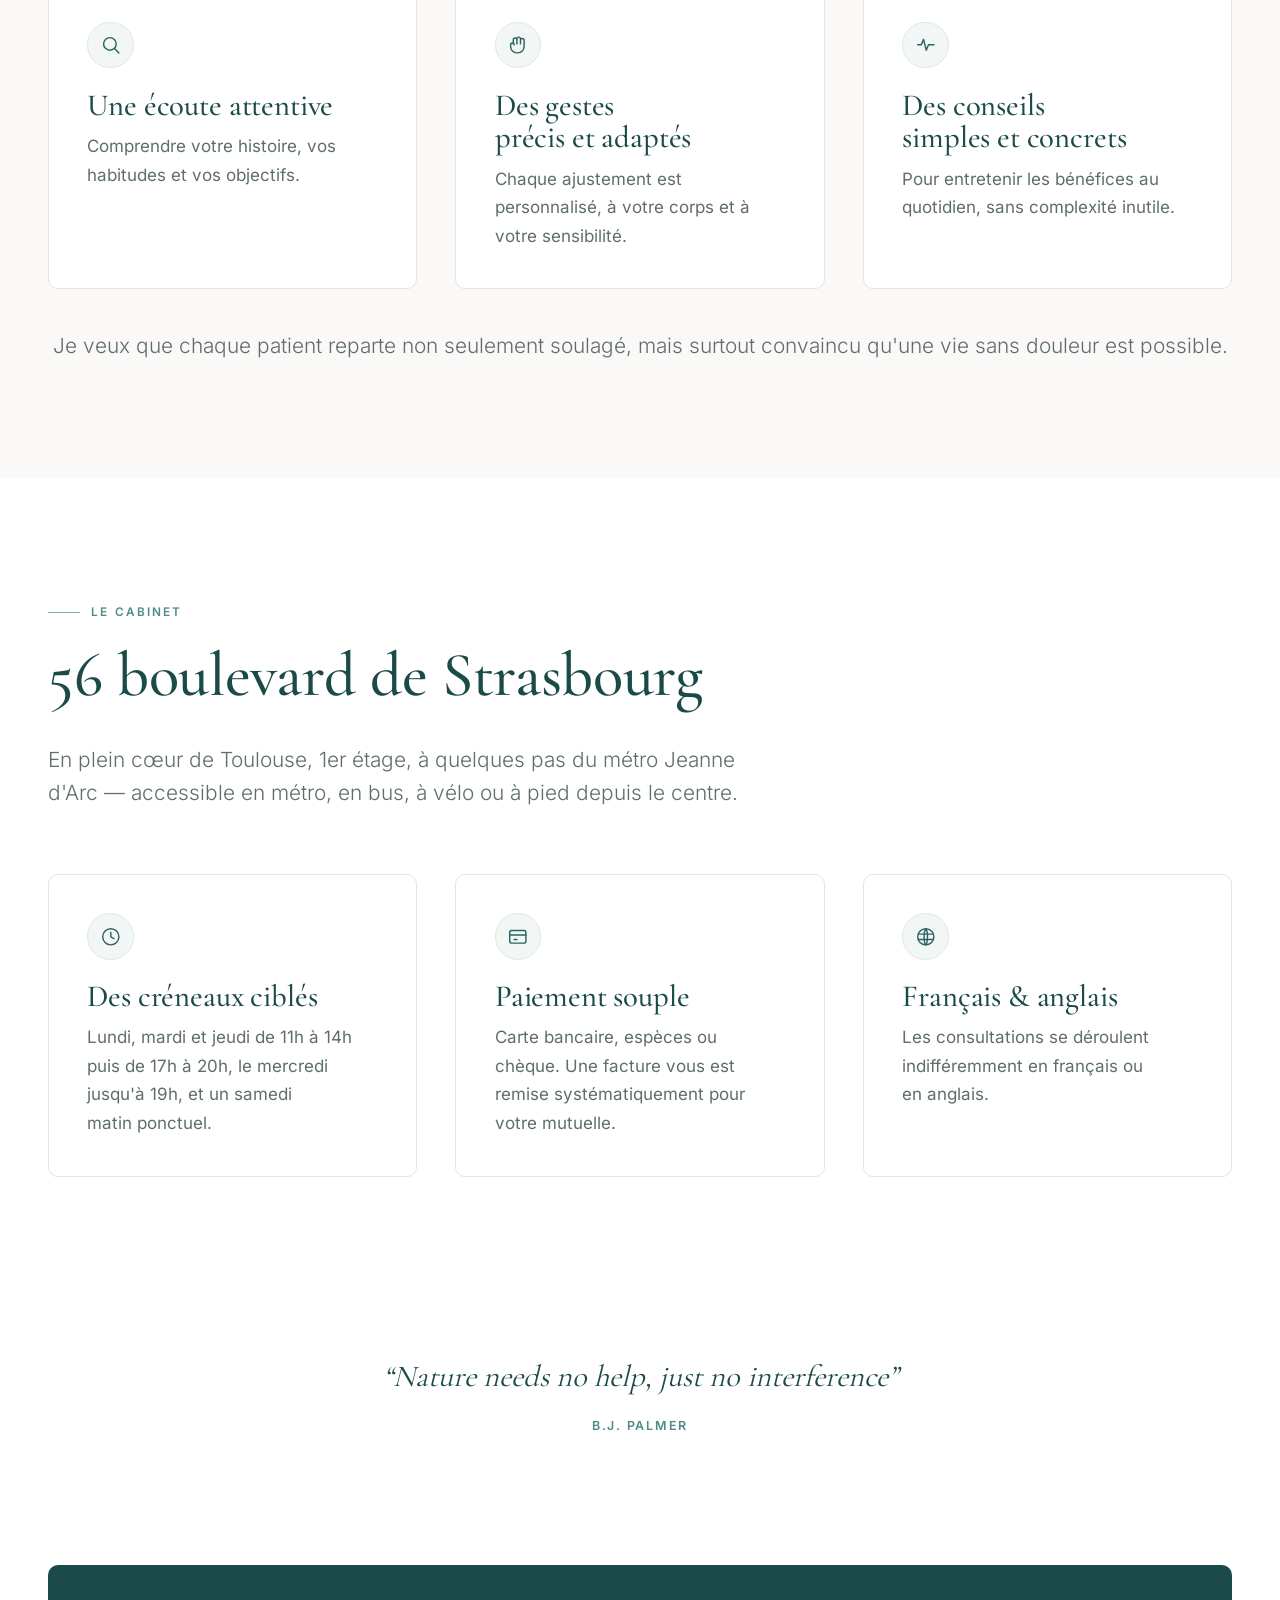
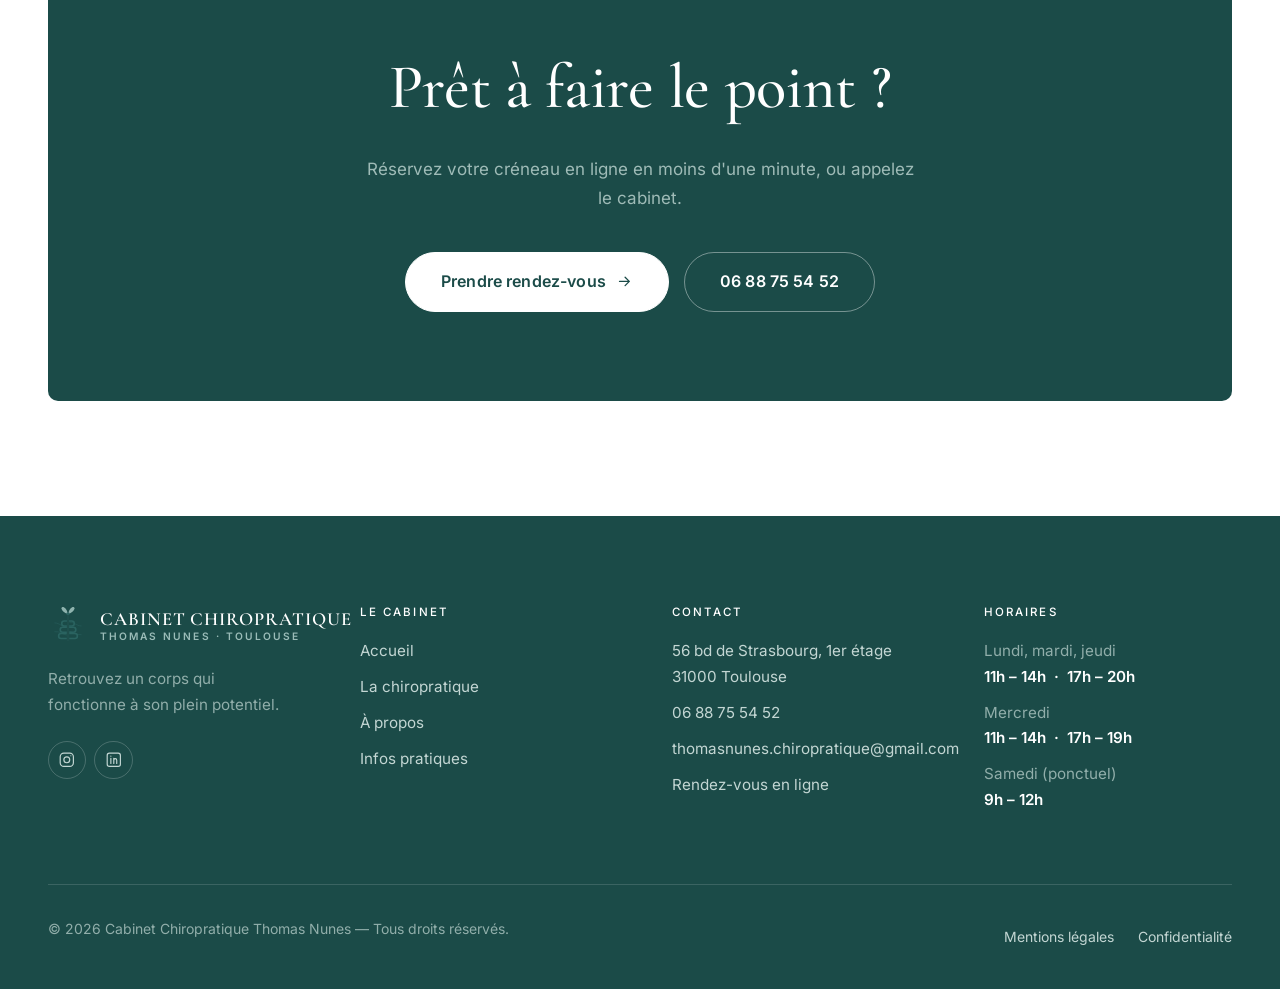
<file: le-cabinet/index.html>
<!DOCTYPE html>
<html lang="fr">
<head>
<meta charset="utf-8">
<meta name="viewport" content="width=device-width, initial-scale=1">
<title>Qui suis-je | Thomas Nunes, chiropracteur à Toulouse</title>
<meta name="description" content="Le parcours et la philosophie de soin de Thomas Nunes, chiropracteur à Toulouse, 56 boulevard de Strasbourg. Une approche centrée sur le système nerveux.">
<link rel="canonical" href="https://nuneschiropratique.fr/le-cabinet/">
<meta name="theme-color" content="#1B4B48">
<meta name="format-detection" content="telephone=no">
<link rel="icon" href="/assets/img/favicon.svg" type="image/svg+xml">
<link rel="apple-touch-icon" href="/assets/img/favicon.svg">
<link rel="preload" href="/assets/fonts/cormorant-garamond.woff2" as="font" type="font/woff2" crossorigin>
<link rel="preload" href="/assets/fonts/inter.woff2" as="font" type="font/woff2" crossorigin>
<meta property="og:type" content="profile">
<meta property="og:locale" content="fr_FR">
<meta property="og:site_name" content="Cabinet Chiropratique Thomas Nunes">
<meta property="og:title" content="Qui suis-je | Thomas Nunes, chiropracteur à Toulouse">
<meta property="og:description" content="Le parcours et la philosophie de soin de Thomas Nunes, chiropracteur à Toulouse, 56 boulevard de Strasbourg. Une approche centrée sur le système nerveux.">
<meta property="og:url" content="https://nuneschiropratique.fr/le-cabinet/">
<meta property="og:image" content="https://nuneschiropratique.fr/assets/img/cabinet-salle-de-soin.jpg">
<meta name="twitter:card" content="summary_large_image">
<meta name="twitter:title" content="Qui suis-je | Thomas Nunes, chiropracteur à Toulouse">
<meta name="twitter:description" content="Le parcours et la philosophie de soin de Thomas Nunes, chiropracteur à Toulouse, 56 boulevard de Strasbourg. Une approche centrée sur le système nerveux.">
<meta name="geo.region" content="FR-31">
<meta name="geo.placename" content="Toulouse">
<meta name="geo.position" content="43.6098;1.4478">
<link rel="stylesheet" href="/assets/css/site.css">
</head>
<body>
<a class="skip-link" href="#contenu">Aller au contenu</a>
<div class="loader" aria-hidden="true">
  <svg class="loader__mark" viewBox="0 0 64 64" aria-hidden="true">
    <g fill="none" stroke="#2A6360" stroke-width="2.6" stroke-linecap="round">
      <path d="M32 24h-6a4 4 0 0 0 0 8h12a4 4 0 0 0 0-8h-6"/>
      <path d="M32 34h-8.5a4 4 0 0 0 0 8h17a4 4 0 0 0 0-8H32"/>
      <path d="M32 44h-11a4 4 0 0 0 0 8h22a4 4 0 0 0 0-8H32"/>
    </g>
    <ellipse cx="32" cy="12.5" rx="2.8" ry="2" fill="#2A6360"/>
  </svg>
  <div class="loader__bar"><i></i></div>
</div>
<div class="swipe" aria-hidden="true"></div>
<div class="progress" aria-hidden="true"><i></i></div>
<header class="site-header">
  <div class="wrap site-header__inner">
    <a class="brand" href="/" aria-label="Cabinet Chiropratique Thomas Nunes — accueil">
      <img class="brand__mark" src="/assets/img/logo.svg" alt="" width="40" height="40">
      <span class="brand__text">
        <span class="brand__name">Cabinet Chiropratique</span>
        <span class="brand__role">Thomas Nunes · Toulouse</span>
      </span>
    </a>
    <button class="nav-toggle" type="button" aria-expanded="false" aria-controls="nav-principal">
      <span class="nav-toggle__bars" aria-hidden="true"><span></span><span></span><span></span></span> Menu
    </button>
    <nav class="nav" id="nav-principal" aria-label="Navigation principale">
      <ul class="nav__list"><li><a class="nav__link" href="/">Accueil</a></li><li><a class="nav__link" href="/la-chiropratique/">La chiropratique</a></li><li><a class="nav__link" href="/le-cabinet/" aria-current="page">À propos</a></li><li><a class="nav__link" href="/infos-pratiques/">Infos pratiques</a></li></ul>
      <a class="btn" href="/reserver/" data-magnetic>Prendre rendez-vous</a>
    </nav>
  </div>
</header>
<main id="contenu">

  <section class="hero">
    <div class="wrap">
      <div class="split split--wide-left split--top">
        <div>
          <p class="eyebrow">Qui suis-je</p>
          <h1 data-words>Thomas Nunes, chiropracteur à Toulouse</h1>
          <p class="lede reveal" data-delay="1">
            Si j'ai choisi la chiropratique, c'est parce que je crois profondément que
            chacun mérite de vivre dans un corps qui fonctionne au meilleur de ses
            capacités.
          </p>
          <div class="btn-row reveal" data-delay="2">
            <a class="btn btn--lg" href="/reserver/" data-magnetic>Prendre rendez-vous <svg viewBox="0 0 24 24" fill="none" stroke="currentColor" stroke-width="1.8" stroke-linecap="round" stroke-linejoin="round" aria-hidden="true"><path d="M5 12h14M13 6l6 6-6 6"/></svg></a>
            <a class="btn btn--ghost btn--lg" href="/infos-pratiques/">Horaires &amp; accès</a>
          </div>
        </div>
        <div class="reveal" data-delay="1"><figure class="figure figure--2-3 figure--parallax"><div class="figure__fallback"><svg viewBox="0 0 24 24" fill="none" stroke="currentColor" stroke-width="1.4" stroke-linecap="round" stroke-linejoin="round" aria-hidden="true"><path d="M3 21h18M5 21V8l7-5 7 5v13M10 21v-6h4v6"/></svg><span>Déposez <code>thomas-portrait-ajustement.jpg</code> dans <code>assets/img/</code></span></div><img src="/assets/img/thomas-portrait-ajustement.jpg" alt="Thomas Nunes, chiropracteur à Toulouse, pendant un ajustement" width="933" height="1400" decoding="async" onerror="this.style.display=&quot;none&quot;"><div class="figure__mask"></div></figure></div>
      </div>
    </div>
  </section>

  <section class="section">
    <div class="wrap wrap--narrow">
      <p class="eyebrow">Mon rôle</p>
      <h2>Vous accompagner, avec précision</h2>
      <p>Mon rôle est de vous accompagner de façon personnalisée, avec précision et
      bienveillance, pour que vous puissiez retrouver confiance dans votre corps,
      l'entretenir et le préserver dans le temps.</p>

      <h3 style="margin-top:3rem">Mon parcours</h3>
      <p>Après cinq années de formation en chiropratique, de séminaires et de formations
      en parallèle, j'ai acquis une expertise dans la compréhension du système nerveux,
      des blocages qui limitent son fonctionnement, et des ajustements qui permettent de
      libérer le potentiel du corps. Je continue de me former régulièrement afin
      d'enrichir ma pratique et d'offrir à chaque patient un suivi de qualité.</p>

      <h3 style="margin-top:3rem">Ma philosophie de soin</h3>
      <p>La chiropratique n'est pas seulement une réponse à un problème ponctuel. C'est
      une démarche globale qui vise à libérer le corps des interférences qui le limitent,
      l'aider à mieux s'adapter aux contraintes quotidiennes, et lui permettre de
      fonctionner de manière optimale.</p>
      <p>Au-delà de la disparition des gênes, mon objectif est de vous amener vers un état
      où vous réalisez qu'un corps libre et fluide, ça change la vie.</p>
    </div>
  </section>

  <section class="section--tight">
    <div class="wrap wrap--wide">
      <div class="strip"><figure class="figure figure--land figure--parallax"><div class="figure__fallback"><svg viewBox="0 0 24 24" fill="none" stroke="currentColor" stroke-width="1.4" stroke-linecap="round" stroke-linejoin="round" aria-hidden="true"><path d="M3 21h18M5 21V8l7-5 7 5v13M10 21v-6h4v6"/></svg><span>Déposez <code>cabinet-salle-de-soin.jpg</code> dans <code>assets/img/</code></span></div><img src="/assets/img/cabinet-salle-de-soin.jpg" alt="La salle de soin du cabinet : trois tables de chiropratique, parquet et lumière naturelle" width="1600" height="1066" loading="lazy" decoding="async" onerror="this.style.display=&quot;none&quot;"><div class="figure__mask"></div></figure><figure class="figure figure--2-3 figure--parallax"><div class="figure__fallback"><svg viewBox="0 0 24 24" fill="none" stroke="currentColor" stroke-width="1.4" stroke-linecap="round" stroke-linejoin="round" aria-hidden="true"><path d="M3 21h18M5 21V8l7-5 7 5v13M10 21v-6h4v6"/></svg><span>Déposez <code>thomas-ajustement-cervical.jpg</code> dans <code>assets/img/</code></span></div><img src="/assets/img/thomas-ajustement-cervical.jpg" alt="Thomas Nunes réalisant un ajustement cervical sur une patiente" width="934" height="1400" loading="lazy" decoding="async" onerror="this.style.display=&quot;none&quot;"><div class="figure__mask"></div></figure></div>
    </div>
  </section>

  <section class="section section--paper2">
    <div class="wrap">
      <div class="section-head"><p class="eyebrow">Au cabinet</p>
        <h2>Ce que vous y trouverez</h2></div>
      <div class="grid grid--3">
        <article class="card reveal"><div class="card__icon"><svg viewBox="0 0 24 24" fill="none" stroke="currentColor" stroke-width="1.6" stroke-linecap="round" stroke-linejoin="round" aria-hidden="true"><circle cx="11" cy="11" r="7"/><path d="M16.5 16.5L21 21"/></svg></div><h3>Une écoute attentive</h3>
          <p>Comprendre votre histoire, vos habitudes et vos objectifs.</p></article>
        <article class="card reveal" data-delay="1"><div class="card__icon"><svg viewBox="0 0 24 24" fill="none" stroke="currentColor" stroke-width="1.6" stroke-linecap="round" stroke-linejoin="round" aria-hidden="true"><path d="M7 11V6.5a2 2 0 0 1 4 0V11M11 11V5.5a2 2 0 0 1 4 0V11M15 11V7a2 2 0 0 1 4 0v7a7 7 0 0 1-7 7h-1a7 7 0 0 1-7-7v-2a2 2 0 0 1 4 0"/></svg></div><h3>Des gestes précis et adaptés</h3>
          <p>Chaque ajustement est personnalisé, à votre corps et à votre sensibilité.</p></article>
        <article class="card reveal" data-delay="2"><div class="card__icon"><svg viewBox="0 0 24 24" fill="none" stroke="currentColor" stroke-width="1.6" stroke-linecap="round" stroke-linejoin="round" aria-hidden="true"><path d="M3 12h4l2.5-6 3 12 2.5-6h6"/></svg></div><h3>Des conseils simples et concrets</h3>
          <p>Pour entretenir les bénéfices au quotidien, sans complexité inutile.</p></article>
      </div>
      <p class="lede" style="margin-top:2.5rem;text-align:center">
        Je veux que chaque patient reparte non seulement soulagé, mais surtout convaincu
        qu'une vie sans douleur est possible.
      </p>
    </div>
  </section>

  <section class="section">
    <div class="wrap">
      <div class="section-head"><p class="eyebrow">Le cabinet</p><h2>56 boulevard de Strasbourg</h2>
      <p class="lede">En plein cœur de Toulouse, 1er étage, à quelques pas du métro Jeanne
      d'Arc — accessible en métro, en bus, à vélo ou à pied depuis le centre.</p></div>
      <div class="grid grid--3">
        <article class="card reveal"><div class="card__icon"><svg viewBox="0 0 24 24" fill="none" stroke="currentColor" stroke-width="1.6" stroke-linecap="round" stroke-linejoin="round" aria-hidden="true"><circle cx="12" cy="12" r="9"/><path d="M12 7v5l3.5 2"/></svg></div><h3>Des créneaux ciblés</h3>
          <p>Lundi, mardi et jeudi de 11h à 14h puis de 17h à 20h, le mercredi jusqu'à 19h, et un samedi matin ponctuel.</p></article>
        <article class="card reveal" data-delay="1"><div class="card__icon"><svg viewBox="0 0 24 24" fill="none" stroke="currentColor" stroke-width="1.6" stroke-linecap="round" stroke-linejoin="round" aria-hidden="true"><rect x="3" y="5" width="18" height="14" rx="2"/><path d="M3 10h18M8 15h3"/></svg></div><h3>Paiement souple</h3>
          <p>Carte bancaire, espèces ou chèque. Une facture vous est remise systématiquement pour votre mutuelle.</p></article>
        <article class="card reveal" data-delay="2"><div class="card__icon"><svg viewBox="0 0 24 24" fill="none" stroke="currentColor" stroke-width="1.6" stroke-linecap="round" stroke-linejoin="round" aria-hidden="true"><circle cx="12" cy="12" r="9"/><path d="M3.5 9h17M3.5 15h17M12 3c2.5 3 2.5 15 0 18M12 3c-2.5 3-2.5 15 0 18"/></svg></div><h3>Français &amp; anglais</h3>
          <p>Les consultations se déroulent indifféremment en français ou en anglais.</p></article>
      </div>
    </div>
  </section>

  <div class="pullquote reveal"><blockquote>Nature needs no help, just no interference</blockquote><cite>B.J. Palmer</cite></div>

  <section class="section section--tight" style="padding-bottom:clamp(4rem,9vw,9rem)">
    <div class="wrap"><div class="cta-band reveal">
      <h2>Prêt à faire le point&nbsp;?</h2>
      <p>Réservez votre créneau en ligne en moins d'une minute, ou appelez le cabinet.</p>
      <div class="btn-row">
        <a class="btn btn--light btn--lg" href="/reserver/" data-magnetic>Prendre rendez-vous <svg viewBox="0 0 24 24" fill="none" stroke="currentColor" stroke-width="1.8" stroke-linecap="round" stroke-linejoin="round" aria-hidden="true"><path d="M5 12h14M13 6l6 6-6 6"/></svg></a>
        <a class="btn btn--outline-light btn--lg" href="tel:+33688755452">06 88 75 54 52</a>
      </div></div></div>
  </section>

</main>
<footer class="site-footer">
  <div class="wrap">
    <div class="footer-grid">
      <div>
        <div class="brand" style="margin-bottom:1.25rem">
          <img class="brand__mark" src="/assets/img/logo.svg" alt="" width="40" height="40">
          <span class="brand__text">
            <span class="brand__name">Cabinet Chiropratique</span>
            <span class="brand__role">Thomas Nunes · Toulouse</span>
          </span>
        </div>
        <p>Retrouvez un corps qui fonctionne à son plein potentiel.</p>
        <div class="social" style="margin-top:1.5rem">
          <a href="https://www.instagram.com/nuneschiropratique/" target="_blank" rel="noopener" aria-label="Instagram du cabinet"><svg viewBox="0 0 24 24" fill="none" stroke="currentColor" stroke-width="1.6" stroke-linecap="round" stroke-linejoin="round" aria-hidden="true"><rect x="3" y="3" width="18" height="18" rx="5"/><circle cx="12" cy="12" r="4"/><path d="M17.5 6.5h.01"/></svg></a>
          <a href="https://www.linkedin.com/in/thomas-nunes-5853b5300/" target="_blank" rel="noopener" aria-label="LinkedIn de Thomas Nunes"><svg viewBox="0 0 24 24" fill="none" stroke="currentColor" stroke-width="1.6" stroke-linecap="round" stroke-linejoin="round" aria-hidden="true"><rect x="3" y="3" width="18" height="18" rx="3"/><path d="M8 10v7M8 7v.01M12 17v-4.5a2 2 0 0 1 4 0V17M12 10v7"/></svg></a>
        </div>
      </div>
      <div>
        <h4>Le cabinet</h4>
        <ul>
          <li><a href="/">Accueil</a></li>
          <li><a href="/la-chiropratique/">La chiropratique</a></li>
          <li><a href="/le-cabinet/">À propos</a></li>
          <li><a href="/infos-pratiques/">Infos pratiques</a></li>
        </ul>
      </div>
      <div>
        <h4>Contact</h4>
        <ul>
          <li><a href="https://maps.google.com/?q=56+boulevard+de+Strasbourg+31000+Toulouse" target="_blank" rel="noopener">56 bd de Strasbourg, 1er étage<br>31000 Toulouse</a></li>
          <li><a href="tel:+33688755452">06 88 75 54 52</a></li>
          <li><a href="mailto:thomasnunes.chiropratique@gmail.com">thomasnunes.chiropratique@gmail.com</a></li>
          <li><a href="/reserver/">Rendez-vous en ligne</a></li>
        </ul>
      </div>
      <div>
        <h4>Horaires</h4>
        <ul>
          <li>Lundi, mardi, jeudi<br><strong style="color:#fff">11h – 14h &nbsp;·&nbsp; 17h – 20h</strong></li>
          <li>Mercredi<br><strong style="color:#fff">11h – 14h &nbsp;·&nbsp; 17h – 19h</strong></li>
          <li>Samedi (ponctuel)<br><strong style="color:#fff">9h – 12h</strong></li>
        </ul>
      </div>
    </div>
    <div class="footer-bottom">
      <p>© <span data-year>2026</span> Cabinet Chiropratique Thomas Nunes — Tous droits réservés.</p>
      <ul>
        <li><a href="/mentions-legales/">Mentions légales</a></li>
        <li><a href="/confidentialite/">Confidentialité</a></li>
      </ul>
    </div>
  </div>
</footer>
<script src="/assets/js/site.js" defer></script>
<script type="application/ld+json">{
  "@context": "https://schema.org",
  "@type": "Chiropractic",
  "@id": "https://nuneschiropratique.fr/#cabinet",
  "name": "Cabinet Chiropratique Thomas Nunes",
  "alternateName": "Nunes Chiropratique",
  "description": "Cabinet de chiropratique à Toulouse. Prise en charge des douleurs de dos, cervicales et articulaires, pour adultes, sportifs, femmes enceintes, nourrissons et seniors.",
  "url": "https://nuneschiropratique.fr/",
  "logo": "https://nuneschiropratique.fr/assets/img/embleme.svg",
  "image": "https://nuneschiropratique.fr/assets/img/cabinet-salle-de-soin.jpg",
  "telephone": "+33688755452",
  "email": "thomasnunes.chiropratique@gmail.com",
  "priceRange": "€",
  "currenciesAccepted": "EUR",
  "paymentAccepted": "Carte bancaire, Espèces, Chèque",
  "availableLanguage": ["fr", "en"],
  "medicalSpecialty": "Chiropractic",
  "address": {
    "@type": "PostalAddress",
    "streetAddress": "56 boulevard de Strasbourg, 1er étage",
    "postalCode": "31000",
    "addressLocality": "Toulouse",
    "addressRegion": "Occitanie",
    "addressCountry": "FR"
  },
  "geo": { "@type": "GeoCoordinates", "latitude": 43.6098, "longitude": 1.4478 },
  "areaServed": [
    { "@type": "City", "name": "Toulouse" },
    { "@type": "AdministrativeArea", "name": "Haute-Garonne" }
  ],
  "sameAs": ["https://www.instagram.com/nuneschiropratique/", "https://thomasnuneschiropratique.neptune.practicehub.io/p/book-online"],
  "hasMap": "https://maps.google.com/?q=56+boulevard+de+Strasbourg+31000+Toulouse",
  "openingHoursSpecification": [
    { "@type": "OpeningHoursSpecification", "dayOfWeek": ["Monday","Tuesday","Thursday"], "opens": "11:00", "closes": "14:00" },
    { "@type": "OpeningHoursSpecification", "dayOfWeek": ["Monday","Tuesday","Thursday"], "opens": "17:00", "closes": "20:00" },
    { "@type": "OpeningHoursSpecification", "dayOfWeek": "Wednesday", "opens": "11:00", "closes": "14:00" },
    { "@type": "OpeningHoursSpecification", "dayOfWeek": "Wednesday", "opens": "17:00", "closes": "19:00" }
  ],
  "founder": { "@id": "https://nuneschiropratique.fr/#thomas" },
  "potentialAction": {
    "@type": "ReserveAction",
    "target": { "@type": "EntryPoint", "urlTemplate": "https://thomasnuneschiropratique.neptune.practicehub.io/p/book-online", "actionPlatform": ["http://schema.org/DesktopWebPlatform","http://schema.org/MobileWebPlatform"] },
    "result": { "@type": "Reservation", "name": "Consultation de chiropratique" }
  }
}</script>
<script type="application/ld+json">{
  "@context": "https://schema.org",
  "@type": "Person",
  "@id": "https://nuneschiropratique.fr/#thomas",
  "name": "Thomas Nunes",
  "jobTitle": "Chiropracteur",
  "url": "https://nuneschiropratique.fr/le-cabinet/",
  "knowsLanguage": ["fr", "en"],
  "worksFor": { "@id": "https://nuneschiropratique.fr/#cabinet" },
  "address": {
    "@type": "PostalAddress",
    "streetAddress": "56 boulevard de Strasbourg, 1er étage",
    "postalCode": "31000",
    "addressLocality": "Toulouse",
    "addressCountry": "FR"
  }
}</script>
<script type="application/ld+json">{"@context":"https://schema.org","@type":"BreadcrumbList","itemListElement":[{"@type":"ListItem","position":1,"name":"Accueil","item":"https://nuneschiropratique.fr/"},{"@type":"ListItem","position":2,"name":"À propos","item":"https://nuneschiropratique.fr/le-cabinet/"}]}</script>
</body>
</html>
</file>
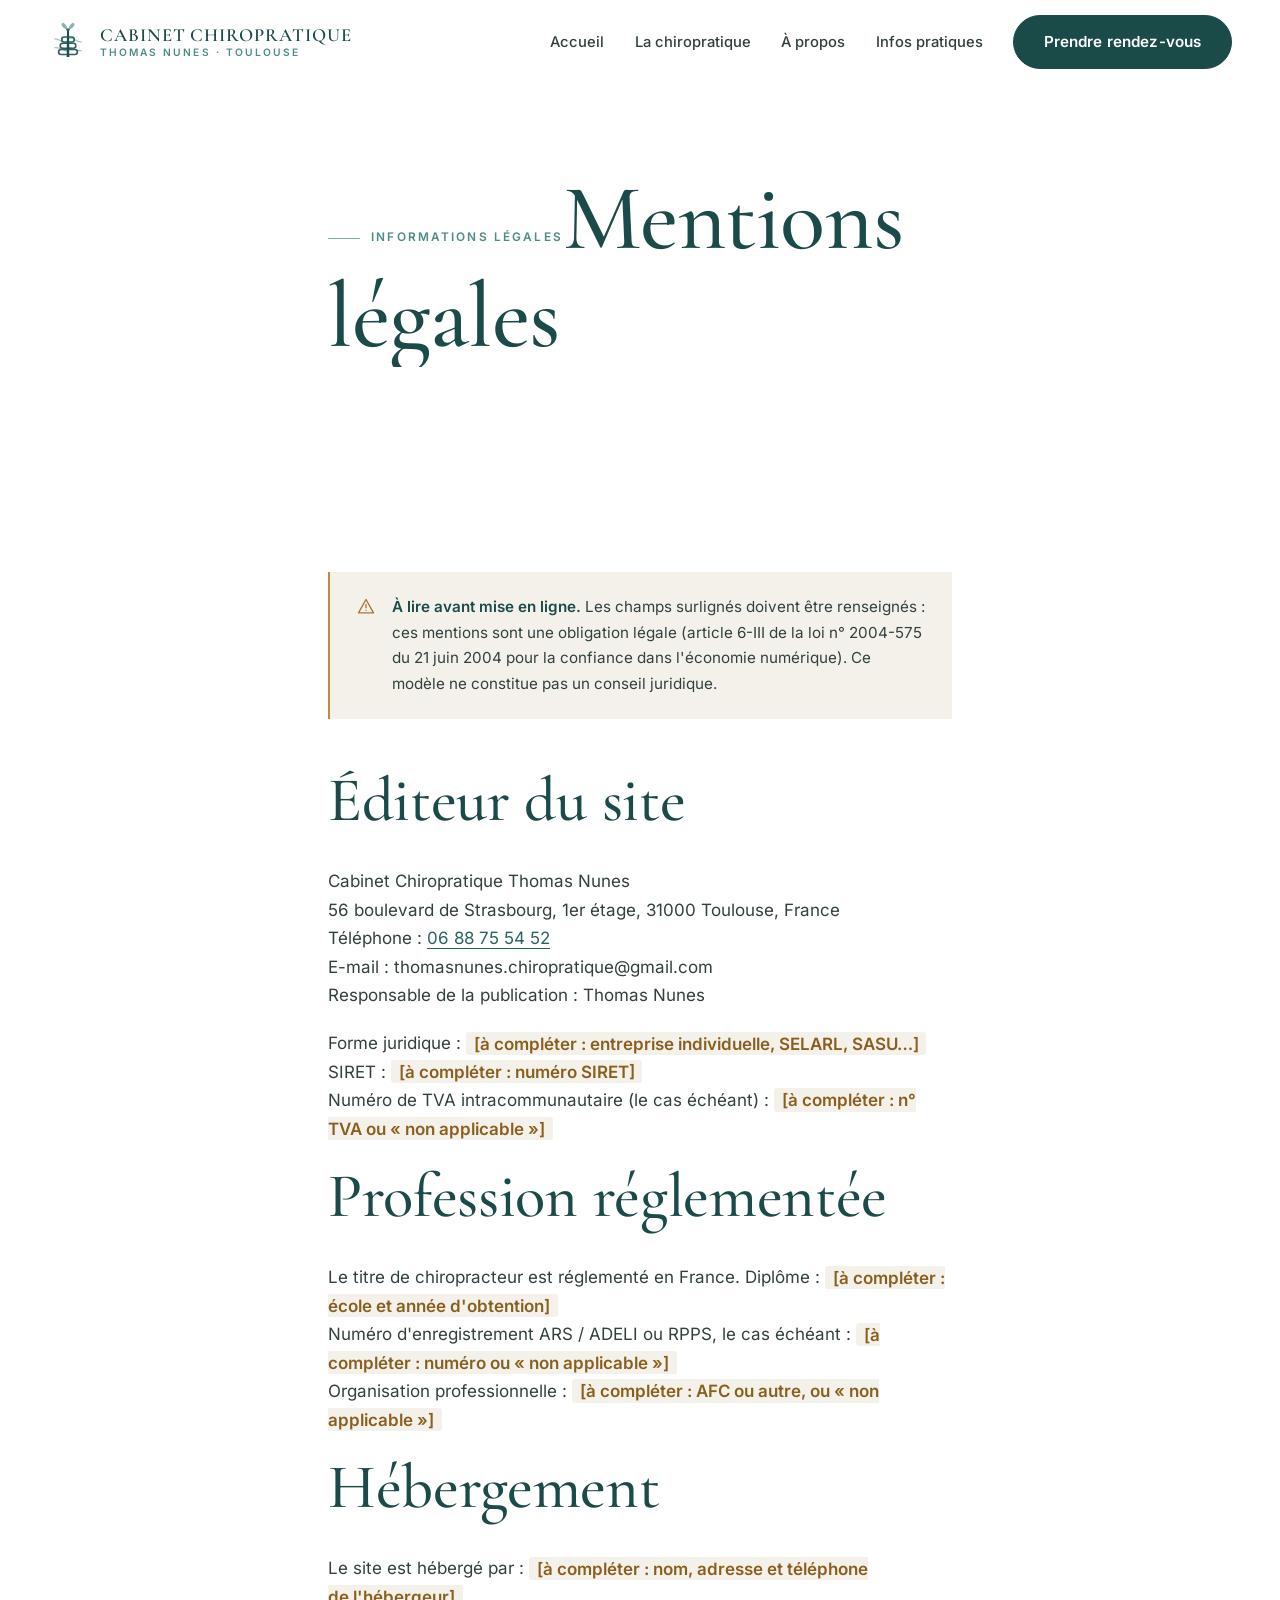
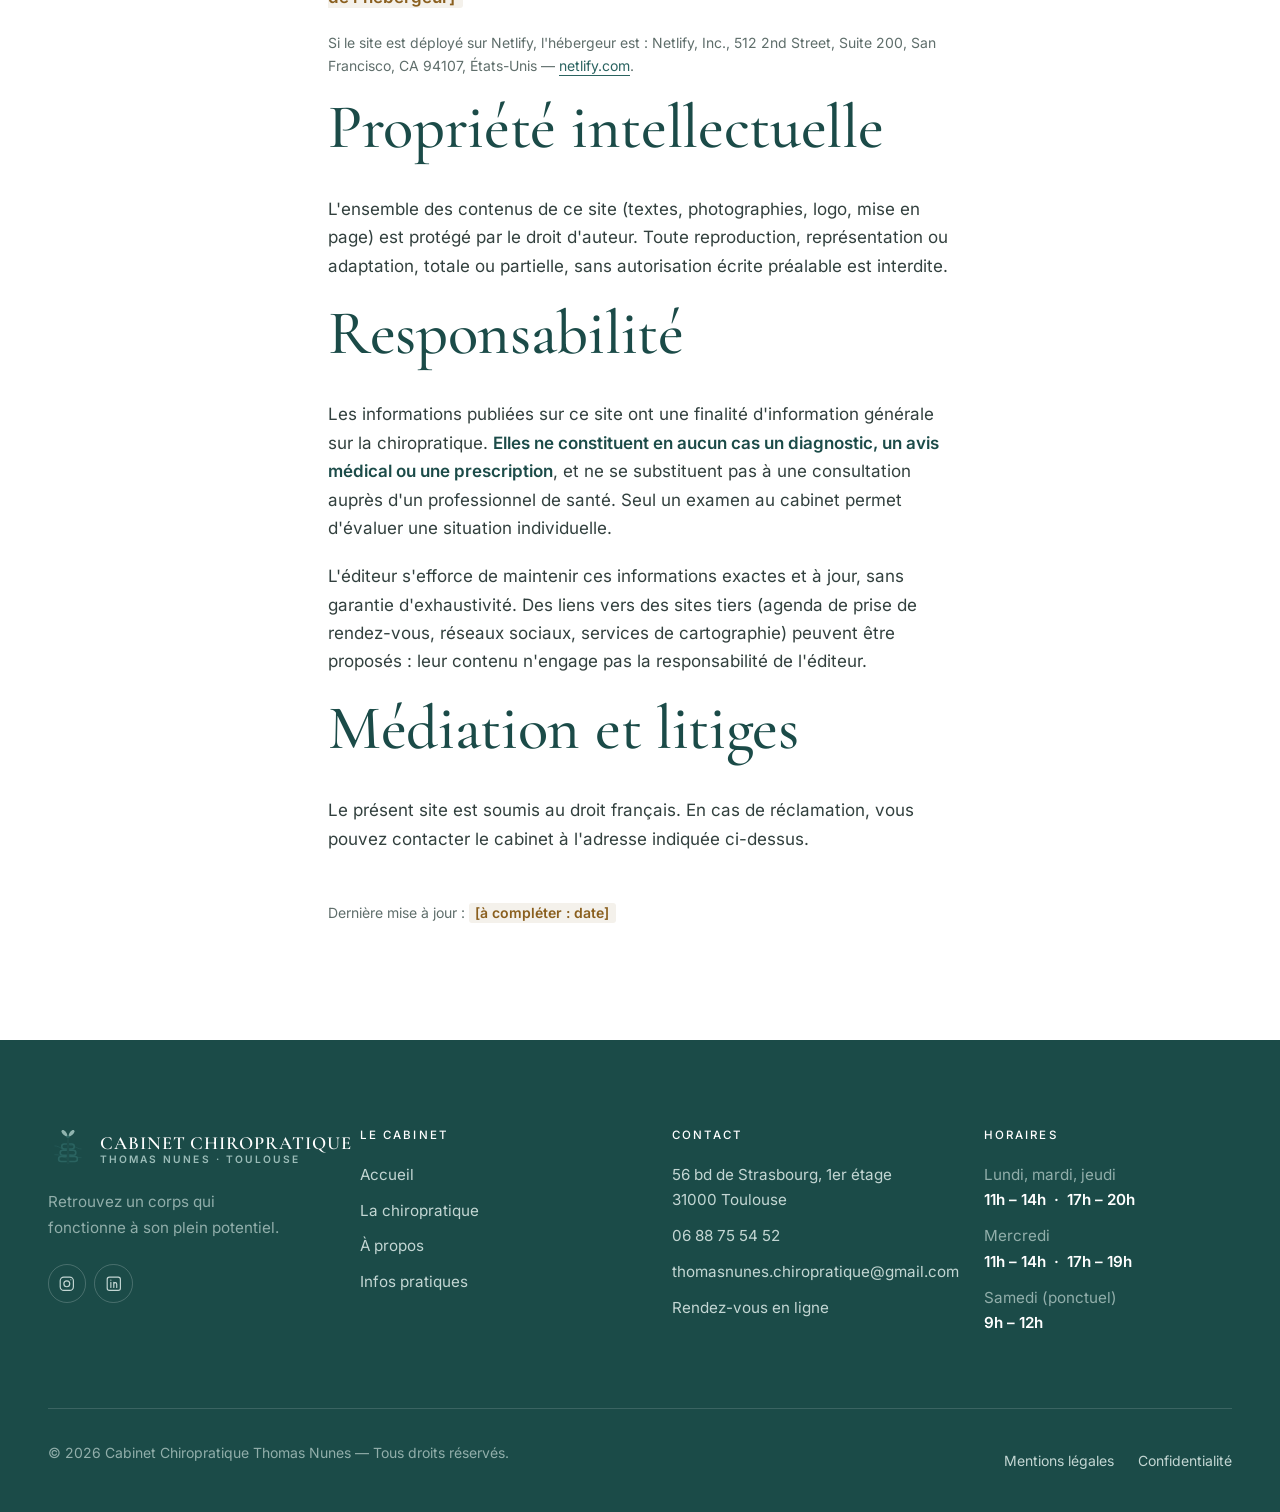
<file: mentions-legales/index.html>
<!DOCTYPE html>
<html lang="fr">
<head>
<meta charset="utf-8">
<meta name="viewport" content="width=device-width, initial-scale=1">
<title>Mentions légales | Cabinet Chiropratique Thomas Nunes</title>
<meta name="description" content="Mentions légales du site du Cabinet Chiropratique Thomas Nunes, 56 boulevard de Strasbourg, 31000 Toulouse.">
<link rel="canonical" href="https://nuneschiropratique.fr/mentions-legales/">
<meta name="theme-color" content="#1B4B48">
<meta name="format-detection" content="telephone=no">
<link rel="icon" href="/assets/img/favicon.svg" type="image/svg+xml">
<link rel="apple-touch-icon" href="/assets/img/favicon.svg">
<link rel="preload" href="/assets/fonts/cormorant-garamond.woff2" as="font" type="font/woff2" crossorigin>
<link rel="preload" href="/assets/fonts/inter.woff2" as="font" type="font/woff2" crossorigin>
<meta property="og:type" content="website">
<meta property="og:locale" content="fr_FR">
<meta property="og:site_name" content="Cabinet Chiropratique Thomas Nunes">
<meta property="og:title" content="Mentions légales | Cabinet Chiropratique Thomas Nunes">
<meta property="og:description" content="Mentions légales du site du Cabinet Chiropratique Thomas Nunes, 56 boulevard de Strasbourg, 31000 Toulouse.">
<meta property="og:url" content="https://nuneschiropratique.fr/mentions-legales/">
<meta property="og:image" content="https://nuneschiropratique.fr/assets/img/cabinet-salle-de-soin.jpg">
<meta name="twitter:card" content="summary_large_image">
<meta name="twitter:title" content="Mentions légales | Cabinet Chiropratique Thomas Nunes">
<meta name="twitter:description" content="Mentions légales du site du Cabinet Chiropratique Thomas Nunes, 56 boulevard de Strasbourg, 31000 Toulouse.">
<meta name="geo.region" content="FR-31">
<meta name="geo.placename" content="Toulouse">
<meta name="geo.position" content="43.6098;1.4478">
<link rel="stylesheet" href="/assets/css/site.css">
</head>
<body>
<a class="skip-link" href="#contenu">Aller au contenu</a>
<div class="loader" aria-hidden="true">
  <svg class="loader__mark" viewBox="0 0 64 64" aria-hidden="true">
    <g fill="none" stroke="#2A6360" stroke-width="2.6" stroke-linecap="round">
      <path d="M32 24h-6a4 4 0 0 0 0 8h12a4 4 0 0 0 0-8h-6"/>
      <path d="M32 34h-8.5a4 4 0 0 0 0 8h17a4 4 0 0 0 0-8H32"/>
      <path d="M32 44h-11a4 4 0 0 0 0 8h22a4 4 0 0 0 0-8H32"/>
    </g>
    <ellipse cx="32" cy="12.5" rx="2.8" ry="2" fill="#2A6360"/>
  </svg>
  <div class="loader__bar"><i></i></div>
</div>
<div class="swipe" aria-hidden="true"></div>
<div class="progress" aria-hidden="true"><i></i></div>
<header class="site-header">
  <div class="wrap site-header__inner">
    <a class="brand" href="/" aria-label="Cabinet Chiropratique Thomas Nunes — accueil">
      <img class="brand__mark" src="/assets/img/logo.svg" alt="" width="40" height="40">
      <span class="brand__text">
        <span class="brand__name">Cabinet Chiropratique</span>
        <span class="brand__role">Thomas Nunes · Toulouse</span>
      </span>
    </a>
    <button class="nav-toggle" type="button" aria-expanded="false" aria-controls="nav-principal">
      <span class="nav-toggle__bars" aria-hidden="true"><span></span><span></span><span></span></span> Menu
    </button>
    <nav class="nav" id="nav-principal" aria-label="Navigation principale">
      <ul class="nav__list"><li><a class="nav__link" href="/">Accueil</a></li><li><a class="nav__link" href="/la-chiropratique/">La chiropratique</a></li><li><a class="nav__link" href="/le-cabinet/">À propos</a></li><li><a class="nav__link" href="/infos-pratiques/">Infos pratiques</a></li></ul>
      <a class="btn" href="/reserver/" data-magnetic>Prendre rendez-vous</a>
    </nav>
  </div>
</header>
<main id="contenu">

  <section class="hero"><div class="wrap wrap--narrow">
    <p class="eyebrow">Informations légales</p><h1 data-words>Mentions légales</h1></div></section>
  <section class="section"><div class="wrap wrap--narrow">
    <div class="note note--warn" style="margin-bottom:3rem"><svg viewBox="0 0 24 24" fill="none" stroke="currentColor" stroke-width="1.6" stroke-linecap="round" stroke-linejoin="round" aria-hidden="true"><path d="M12 3l9 16H3l9-16z"/><path d="M12 9v4M12 16h.01"/></svg><div><p><strong>À lire avant mise en
    ligne.</strong> Les champs surlignés doivent être renseignés&nbsp;: ces mentions sont une
    obligation légale (article 6-III de la loi n°&nbsp;2004-575 du 21 juin 2004 pour la confiance
    dans l'économie numérique). Ce modèle ne constitue pas un conseil juridique.</p></div></div>

    <h2>Éditeur du site</h2>
    <p>Cabinet Chiropratique Thomas Nunes<br>56 boulevard de Strasbourg, 1er étage, 31000 Toulouse, France<br>
    Téléphone&nbsp;: <a href="tel:+33688755452">06 88 75 54 52</a><br>E-mail&nbsp;: thomasnunes.chiropratique@gmail.com<br>
    Responsable de la publication&nbsp;: Thomas Nunes</p>
    <p>Forme juridique&nbsp;: <mark style="background:var(--sand);color:#8A5F1E;padding:.1em .45em;border-radius:3px;font-weight:600">[à compléter&nbsp;: entreprise individuelle, SELARL, SASU…]</mark><br>SIRET&nbsp;: <mark style="background:var(--sand);color:#8A5F1E;padding:.1em .45em;border-radius:3px;font-weight:600">[à compléter&nbsp;: numéro SIRET]</mark><br>
    Numéro de TVA intracommunautaire (le cas échéant)&nbsp;: <mark style="background:var(--sand);color:#8A5F1E;padding:.1em .45em;border-radius:3px;font-weight:600">[à compléter&nbsp;: n° TVA ou « non applicable »]</mark></p>

    <h2>Profession réglementée</h2>
    <p>Le titre de chiropracteur est réglementé en France. Diplôme&nbsp;: <mark style="background:var(--sand);color:#8A5F1E;padding:.1em .45em;border-radius:3px;font-weight:600">[à compléter&nbsp;: école et année d'obtention]</mark><br>
    Numéro d'enregistrement ARS / ADELI ou RPPS, le cas échéant&nbsp;: <mark style="background:var(--sand);color:#8A5F1E;padding:.1em .45em;border-radius:3px;font-weight:600">[à compléter&nbsp;: numéro ou « non applicable »]</mark><br>
    Organisation professionnelle&nbsp;: <mark style="background:var(--sand);color:#8A5F1E;padding:.1em .45em;border-radius:3px;font-weight:600">[à compléter&nbsp;: AFC ou autre, ou « non applicable »]</mark></p>

    <h2>Hébergement</h2>
    <p>Le site est hébergé par&nbsp;: <mark style="background:var(--sand);color:#8A5F1E;padding:.1em .45em;border-radius:3px;font-weight:600">[à compléter&nbsp;: nom, adresse et téléphone de l'hébergeur]</mark></p>
    <p style="font-size:var(--step--1);color:var(--ink-500)">Si le site est déployé sur Netlify,
    l'hébergeur est&nbsp;: Netlify, Inc., 512 2nd Street, Suite 200, San Francisco, CA 94107,
    États-Unis — <a href="https://www.netlify.com" target="_blank" rel="noopener">netlify.com</a>.</p>

    <h2>Propriété intellectuelle</h2>
    <p>L'ensemble des contenus de ce site (textes, photographies, logo, mise en page) est protégé par
    le droit d'auteur. Toute reproduction, représentation ou adaptation, totale ou partielle, sans
    autorisation écrite préalable est interdite.</p>

    <h2>Responsabilité</h2>
    <p>Les informations publiées sur ce site ont une finalité d'information générale sur la
    chiropratique. <strong>Elles ne constituent en aucun cas un diagnostic, un avis médical ou une
    prescription</strong>, et ne se substituent pas à une consultation auprès d'un professionnel de
    santé. Seul un examen au cabinet permet d'évaluer une situation individuelle.</p>
    <p>L'éditeur s'efforce de maintenir ces informations exactes et à jour, sans garantie
    d'exhaustivité. Des liens vers des sites tiers (agenda de prise de rendez-vous, réseaux sociaux,
    services de cartographie) peuvent être proposés&nbsp;: leur contenu n'engage pas la
    responsabilité de l'éditeur.</p>

    <h2>Médiation et litiges</h2>
    <p>Le présent site est soumis au droit français. En cas de réclamation, vous pouvez contacter le
    cabinet à l'adresse indiquée ci-dessus.</p>

    <p style="font-size:var(--step--1);color:var(--ink-500);margin-top:3rem">Dernière mise à jour&nbsp;: <mark style="background:var(--sand);color:#8A5F1E;padding:.1em .45em;border-radius:3px;font-weight:600">[à compléter&nbsp;: date]</mark></p>
  </div></section>

</main>
<footer class="site-footer">
  <div class="wrap">
    <div class="footer-grid">
      <div>
        <div class="brand" style="margin-bottom:1.25rem">
          <img class="brand__mark" src="/assets/img/logo.svg" alt="" width="40" height="40">
          <span class="brand__text">
            <span class="brand__name">Cabinet Chiropratique</span>
            <span class="brand__role">Thomas Nunes · Toulouse</span>
          </span>
        </div>
        <p>Retrouvez un corps qui fonctionne à son plein potentiel.</p>
        <div class="social" style="margin-top:1.5rem">
          <a href="https://www.instagram.com/nuneschiropratique/" target="_blank" rel="noopener" aria-label="Instagram du cabinet"><svg viewBox="0 0 24 24" fill="none" stroke="currentColor" stroke-width="1.6" stroke-linecap="round" stroke-linejoin="round" aria-hidden="true"><rect x="3" y="3" width="18" height="18" rx="5"/><circle cx="12" cy="12" r="4"/><path d="M17.5 6.5h.01"/></svg></a>
          <a href="https://www.linkedin.com/in/thomas-nunes-5853b5300/" target="_blank" rel="noopener" aria-label="LinkedIn de Thomas Nunes"><svg viewBox="0 0 24 24" fill="none" stroke="currentColor" stroke-width="1.6" stroke-linecap="round" stroke-linejoin="round" aria-hidden="true"><rect x="3" y="3" width="18" height="18" rx="3"/><path d="M8 10v7M8 7v.01M12 17v-4.5a2 2 0 0 1 4 0V17M12 10v7"/></svg></a>
        </div>
      </div>
      <div>
        <h4>Le cabinet</h4>
        <ul>
          <li><a href="/">Accueil</a></li>
          <li><a href="/la-chiropratique/">La chiropratique</a></li>
          <li><a href="/le-cabinet/">À propos</a></li>
          <li><a href="/infos-pratiques/">Infos pratiques</a></li>
        </ul>
      </div>
      <div>
        <h4>Contact</h4>
        <ul>
          <li><a href="https://maps.google.com/?q=56+boulevard+de+Strasbourg+31000+Toulouse" target="_blank" rel="noopener">56 bd de Strasbourg, 1er étage<br>31000 Toulouse</a></li>
          <li><a href="tel:+33688755452">06 88 75 54 52</a></li>
          <li><a href="mailto:thomasnunes.chiropratique@gmail.com">thomasnunes.chiropratique@gmail.com</a></li>
          <li><a href="/reserver/">Rendez-vous en ligne</a></li>
        </ul>
      </div>
      <div>
        <h4>Horaires</h4>
        <ul>
          <li>Lundi, mardi, jeudi<br><strong style="color:#fff">11h – 14h &nbsp;·&nbsp; 17h – 20h</strong></li>
          <li>Mercredi<br><strong style="color:#fff">11h – 14h &nbsp;·&nbsp; 17h – 19h</strong></li>
          <li>Samedi (ponctuel)<br><strong style="color:#fff">9h – 12h</strong></li>
        </ul>
      </div>
    </div>
    <div class="footer-bottom">
      <p>© <span data-year>2026</span> Cabinet Chiropratique Thomas Nunes — Tous droits réservés.</p>
      <ul>
        <li><a href="/mentions-legales/">Mentions légales</a></li>
        <li><a href="/confidentialite/">Confidentialité</a></li>
      </ul>
    </div>
  </div>
</footer>
<script src="/assets/js/site.js" defer></script>
<script type="application/ld+json">{"@context":"https://schema.org","@type":"BreadcrumbList","itemListElement":[{"@type":"ListItem","position":1,"name":"Accueil","item":"https://nuneschiropratique.fr/"},{"@type":"ListItem","position":2,"name":"Mentions légales","item":"https://nuneschiropratique.fr/mentions-legales/"}]}</script>
</body>
</html>
</file>
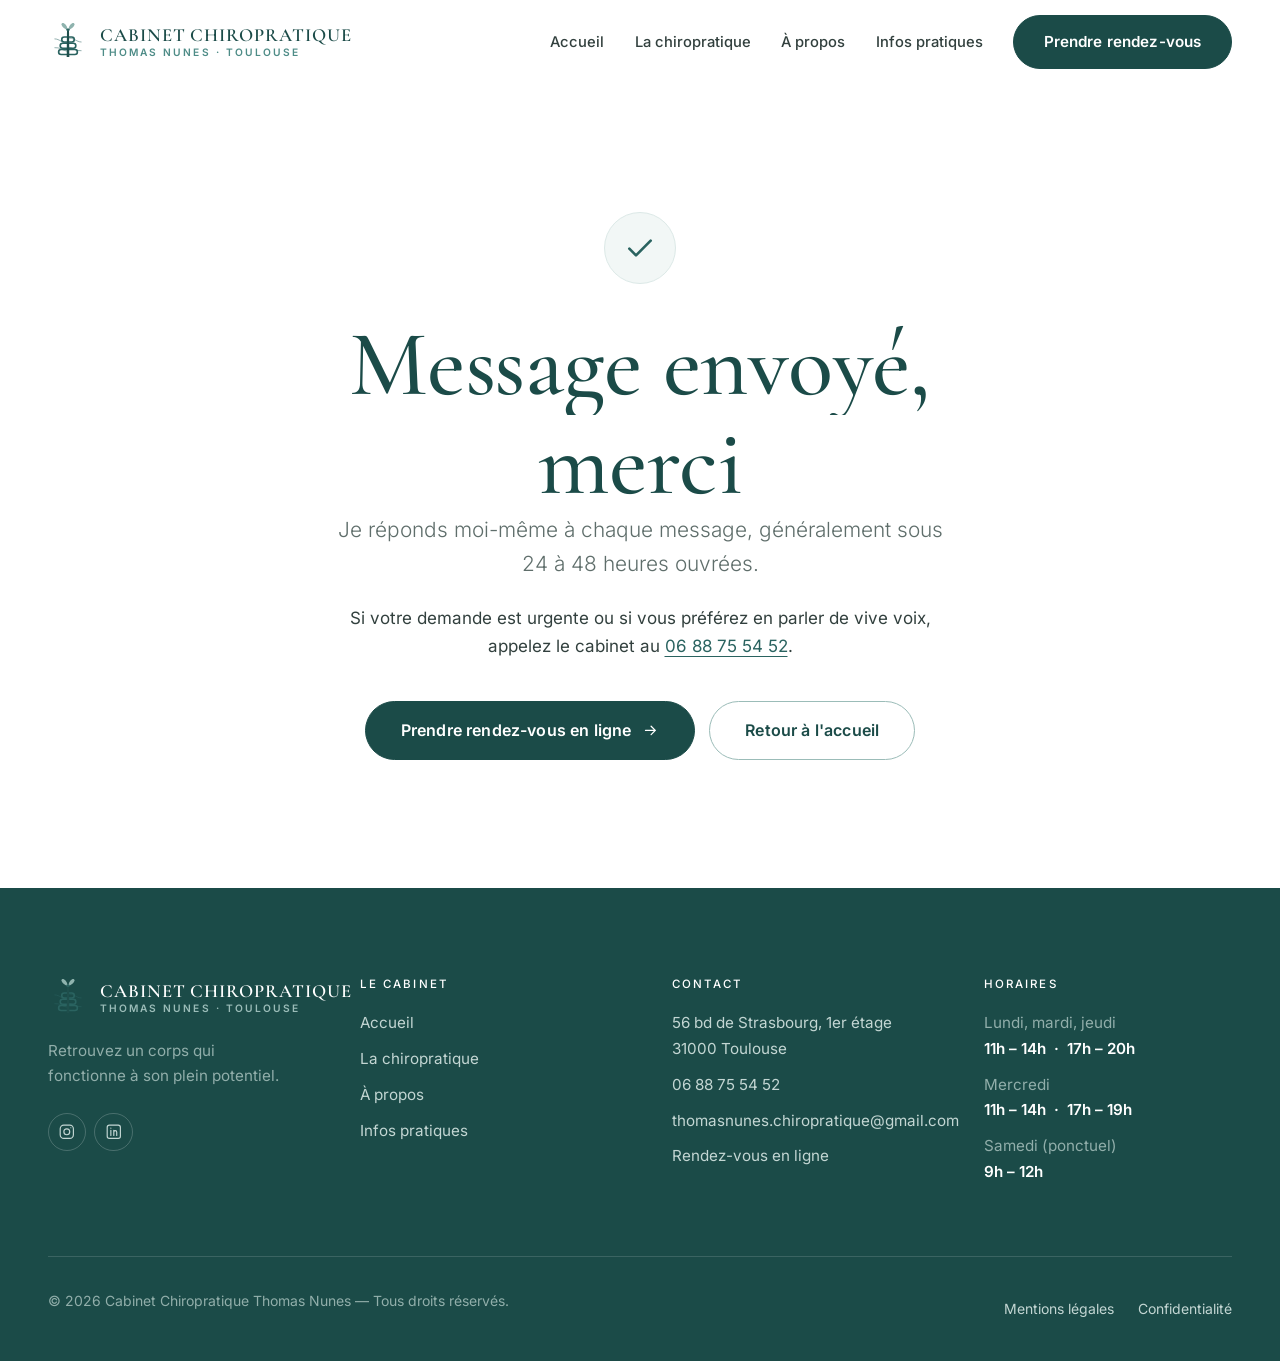
<file: merci-contact/index.html>
<!DOCTYPE html>
<html lang="fr">
<head>
<meta charset="utf-8">
<meta name="viewport" content="width=device-width, initial-scale=1">
<title>Message envoyé | Cabinet Chiropratique Thomas Nunes</title>
<meta name="description" content="Votre message a bien été envoyé au cabinet.">
<link rel="canonical" href="https://nuneschiropratique.fr/merci-contact/">
<meta name="theme-color" content="#1B4B48">
<meta name="format-detection" content="telephone=no">
<link rel="icon" href="/assets/img/favicon.svg" type="image/svg+xml">
<link rel="apple-touch-icon" href="/assets/img/favicon.svg">
<link rel="preload" href="/assets/fonts/cormorant-garamond.woff2" as="font" type="font/woff2" crossorigin>
<link rel="preload" href="/assets/fonts/inter.woff2" as="font" type="font/woff2" crossorigin>
<meta property="og:type" content="website">
<meta property="og:locale" content="fr_FR">
<meta property="og:site_name" content="Cabinet Chiropratique Thomas Nunes">
<meta property="og:title" content="Message envoyé | Cabinet Chiropratique Thomas Nunes">
<meta property="og:description" content="Votre message a bien été envoyé au cabinet.">
<meta property="og:url" content="https://nuneschiropratique.fr/merci-contact/">
<meta property="og:image" content="https://nuneschiropratique.fr/assets/img/cabinet-salle-de-soin.jpg">
<meta name="twitter:card" content="summary_large_image">
<meta name="twitter:title" content="Message envoyé | Cabinet Chiropratique Thomas Nunes">
<meta name="twitter:description" content="Votre message a bien été envoyé au cabinet.">
<meta name="geo.region" content="FR-31">
<meta name="geo.placename" content="Toulouse">
<meta name="geo.position" content="43.6098;1.4478">
<link rel="stylesheet" href="/assets/css/site.css">
</head>
<body>
<a class="skip-link" href="#contenu">Aller au contenu</a>
<div class="loader" aria-hidden="true">
  <svg class="loader__mark" viewBox="0 0 64 64" aria-hidden="true">
    <g fill="none" stroke="#2A6360" stroke-width="2.6" stroke-linecap="round">
      <path d="M32 24h-6a4 4 0 0 0 0 8h12a4 4 0 0 0 0-8h-6"/>
      <path d="M32 34h-8.5a4 4 0 0 0 0 8h17a4 4 0 0 0 0-8H32"/>
      <path d="M32 44h-11a4 4 0 0 0 0 8h22a4 4 0 0 0 0-8H32"/>
    </g>
    <ellipse cx="32" cy="12.5" rx="2.8" ry="2" fill="#2A6360"/>
  </svg>
  <div class="loader__bar"><i></i></div>
</div>
<div class="swipe" aria-hidden="true"></div>
<div class="progress" aria-hidden="true"><i></i></div>
<header class="site-header">
  <div class="wrap site-header__inner">
    <a class="brand" href="/" aria-label="Cabinet Chiropratique Thomas Nunes — accueil">
      <img class="brand__mark" src="/assets/img/logo.svg" alt="" width="40" height="40">
      <span class="brand__text">
        <span class="brand__name">Cabinet Chiropratique</span>
        <span class="brand__role">Thomas Nunes · Toulouse</span>
      </span>
    </a>
    <button class="nav-toggle" type="button" aria-expanded="false" aria-controls="nav-principal">
      <span class="nav-toggle__bars" aria-hidden="true"><span></span><span></span><span></span></span> Menu
    </button>
    <nav class="nav" id="nav-principal" aria-label="Navigation principale">
      <ul class="nav__list"><li><a class="nav__link" href="/">Accueil</a></li><li><a class="nav__link" href="/la-chiropratique/">La chiropratique</a></li><li><a class="nav__link" href="/le-cabinet/">À propos</a></li><li><a class="nav__link" href="/infos-pratiques/">Infos pratiques</a></li></ul>
      <a class="btn" href="/reserver/" data-magnetic>Prendre rendez-vous</a>
    </nav>
  </div>
</header>
<main id="contenu">

  <section class="section" style="text-align:center;padding-block:clamp(4rem,10vw,8rem)">
    <div class="wrap wrap--narrow">
      <div class="thanks__icon" style="display:grid;place-items:center;width:4.5rem;height:4.5rem;margin:0 auto 2rem;border-radius:50%;background:var(--brand-050);border:1px solid var(--brand-100);color:var(--brand-700)">
        <svg viewBox="0 0 24 24" fill="none" stroke="currentColor" stroke-width="2" stroke-linecap="round" stroke-linejoin="round" style="width:2rem;height:2rem" aria-hidden="true"><path d="M4 12.5l5 5L20 6.5"/></svg>
      </div>
      <h1 data-words>Message envoyé, merci</h1>
      <p class="lede">Je réponds moi-même à chaque message, généralement sous 24 à 48&nbsp;heures ouvrées.</p>
      <p>Si votre demande est urgente ou si vous préférez en parler de vive voix, appelez le cabinet
      au <a href="tel:+33688755452">06 88 75 54 52</a>.</p>
      <div class="btn-row" style="justify-content:center;margin-top:2.5rem">
        <a class="btn btn--lg" href="/reserver/" data-magnetic>Prendre rendez-vous en ligne <svg viewBox="0 0 24 24" fill="none" stroke="currentColor" stroke-width="1.8" stroke-linecap="round" stroke-linejoin="round" aria-hidden="true"><path d="M5 12h14M13 6l6 6-6 6"/></svg></a>
        <a class="btn btn--ghost btn--lg" href="/">Retour à l'accueil</a>
      </div>
    </div>
  </section>

</main>
<footer class="site-footer">
  <div class="wrap">
    <div class="footer-grid">
      <div>
        <div class="brand" style="margin-bottom:1.25rem">
          <img class="brand__mark" src="/assets/img/logo.svg" alt="" width="40" height="40">
          <span class="brand__text">
            <span class="brand__name">Cabinet Chiropratique</span>
            <span class="brand__role">Thomas Nunes · Toulouse</span>
          </span>
        </div>
        <p>Retrouvez un corps qui fonctionne à son plein potentiel.</p>
        <div class="social" style="margin-top:1.5rem">
          <a href="https://www.instagram.com/nuneschiropratique/" target="_blank" rel="noopener" aria-label="Instagram du cabinet"><svg viewBox="0 0 24 24" fill="none" stroke="currentColor" stroke-width="1.6" stroke-linecap="round" stroke-linejoin="round" aria-hidden="true"><rect x="3" y="3" width="18" height="18" rx="5"/><circle cx="12" cy="12" r="4"/><path d="M17.5 6.5h.01"/></svg></a>
          <a href="https://www.linkedin.com/in/thomas-nunes-5853b5300/" target="_blank" rel="noopener" aria-label="LinkedIn de Thomas Nunes"><svg viewBox="0 0 24 24" fill="none" stroke="currentColor" stroke-width="1.6" stroke-linecap="round" stroke-linejoin="round" aria-hidden="true"><rect x="3" y="3" width="18" height="18" rx="3"/><path d="M8 10v7M8 7v.01M12 17v-4.5a2 2 0 0 1 4 0V17M12 10v7"/></svg></a>
        </div>
      </div>
      <div>
        <h4>Le cabinet</h4>
        <ul>
          <li><a href="/">Accueil</a></li>
          <li><a href="/la-chiropratique/">La chiropratique</a></li>
          <li><a href="/le-cabinet/">À propos</a></li>
          <li><a href="/infos-pratiques/">Infos pratiques</a></li>
        </ul>
      </div>
      <div>
        <h4>Contact</h4>
        <ul>
          <li><a href="https://maps.google.com/?q=56+boulevard+de+Strasbourg+31000+Toulouse" target="_blank" rel="noopener">56 bd de Strasbourg, 1er étage<br>31000 Toulouse</a></li>
          <li><a href="tel:+33688755452">06 88 75 54 52</a></li>
          <li><a href="mailto:thomasnunes.chiropratique@gmail.com">thomasnunes.chiropratique@gmail.com</a></li>
          <li><a href="/reserver/">Rendez-vous en ligne</a></li>
        </ul>
      </div>
      <div>
        <h4>Horaires</h4>
        <ul>
          <li>Lundi, mardi, jeudi<br><strong style="color:#fff">11h – 14h &nbsp;·&nbsp; 17h – 20h</strong></li>
          <li>Mercredi<br><strong style="color:#fff">11h – 14h &nbsp;·&nbsp; 17h – 19h</strong></li>
          <li>Samedi (ponctuel)<br><strong style="color:#fff">9h – 12h</strong></li>
        </ul>
      </div>
    </div>
    <div class="footer-bottom">
      <p>© <span data-year>2026</span> Cabinet Chiropratique Thomas Nunes — Tous droits réservés.</p>
      <ul>
        <li><a href="/mentions-legales/">Mentions légales</a></li>
        <li><a href="/confidentialite/">Confidentialité</a></li>
      </ul>
    </div>
  </div>
</footer>
<script src="/assets/js/site.js" defer></script>

</body>
</html>
</file>
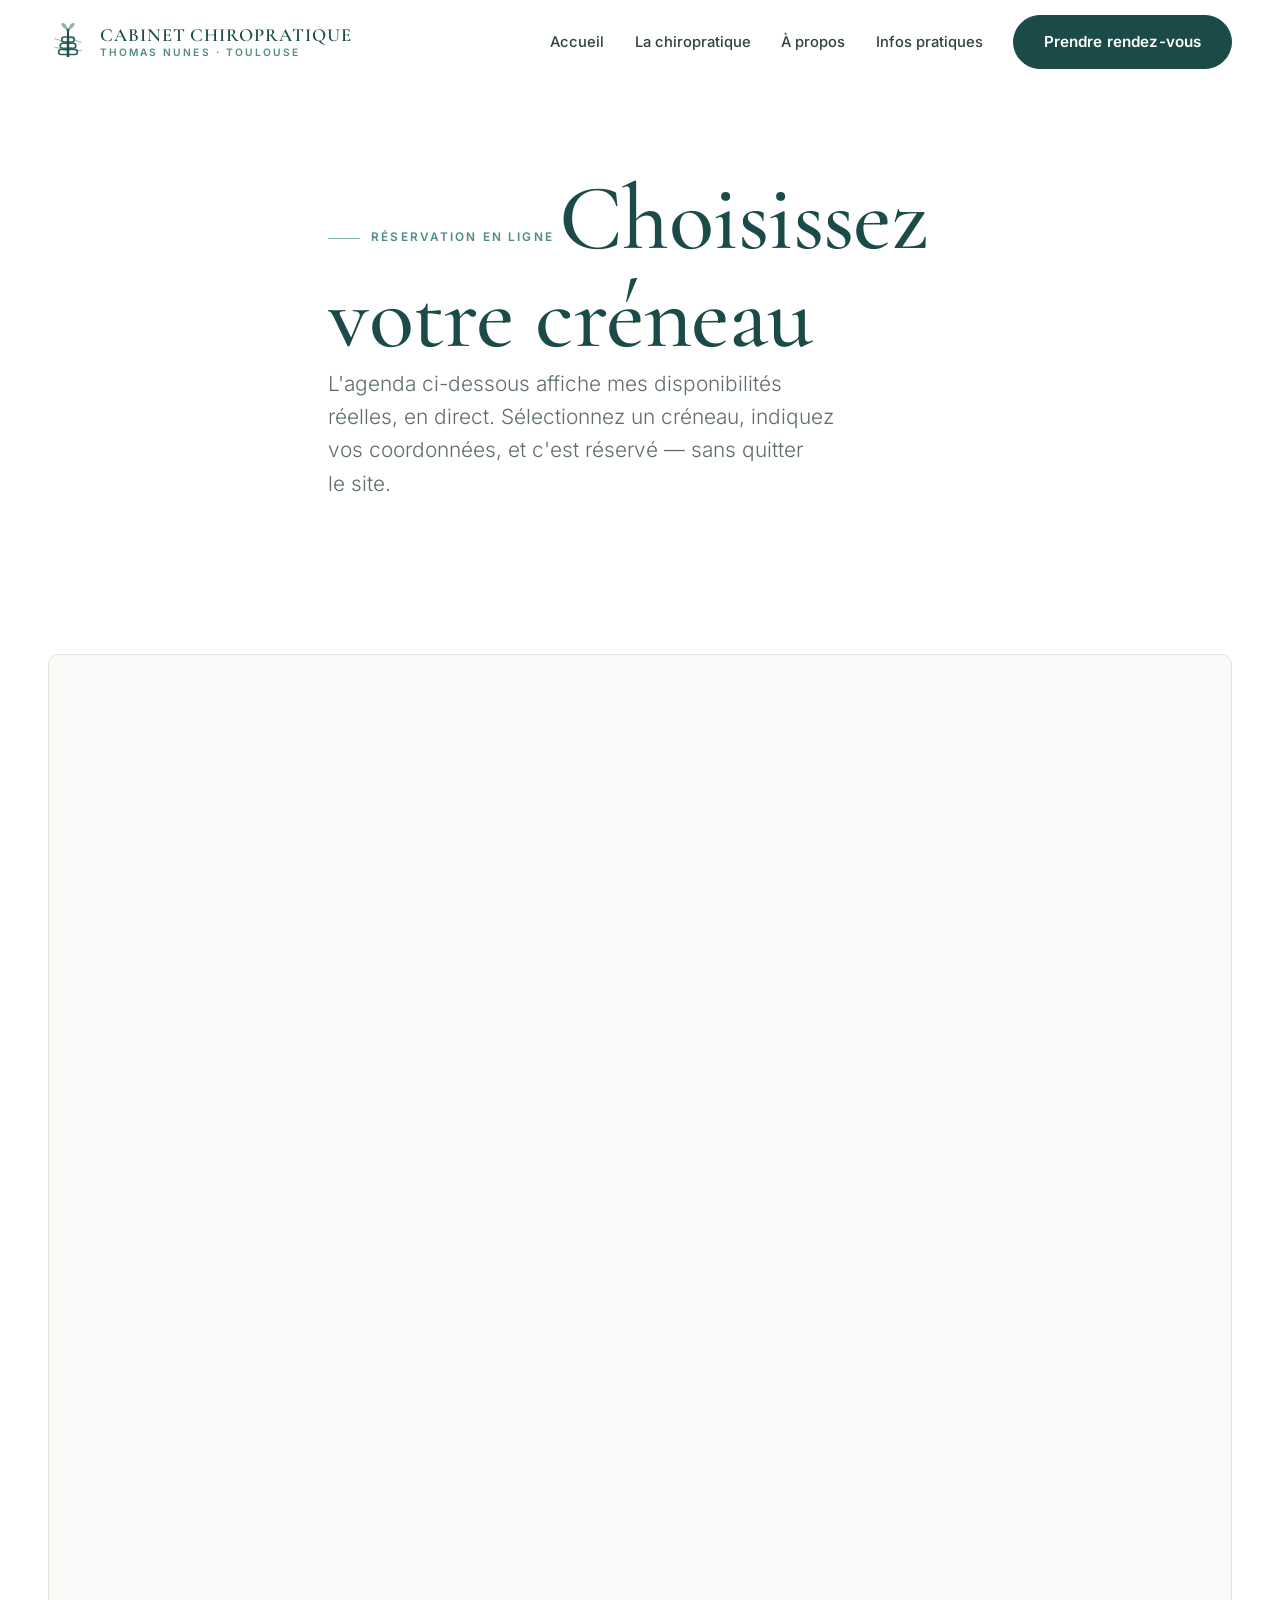
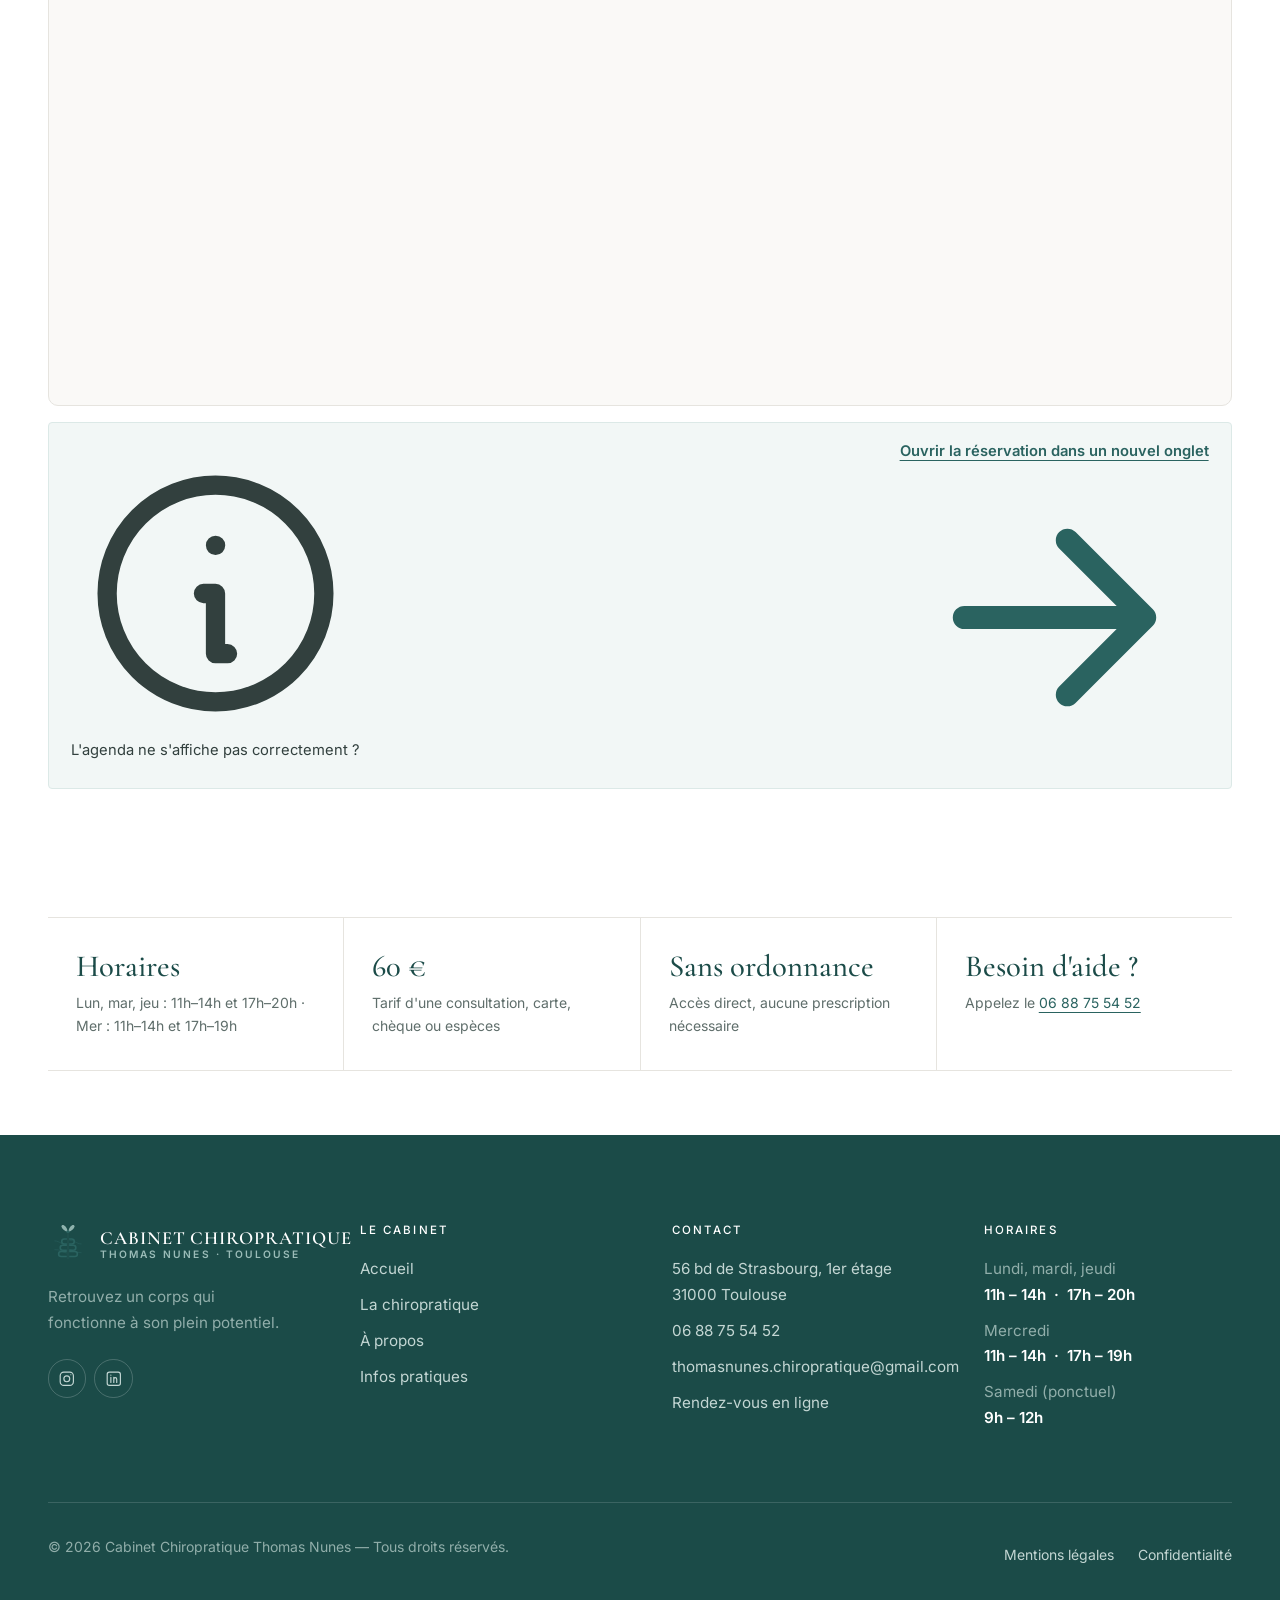
<file: reserver/index.html>
<!DOCTYPE html>
<html lang="fr">
<head>
<meta charset="utf-8">
<meta name="viewport" content="width=device-width, initial-scale=1">
<title>Réserver un rendez-vous | Cabinet Chiropratique Thomas Nunes</title>
<meta name="description" content="Réservez votre consultation de chiropratique en ligne, directement sur le site. Cabinet Thomas Nunes, 56 boulevard de Strasbourg, Toulouse.">
<link rel="canonical" href="https://nuneschiropratique.fr/reserver/">
<meta name="theme-color" content="#1B4B48">
<meta name="format-detection" content="telephone=no">
<link rel="icon" href="/assets/img/favicon.svg" type="image/svg+xml">
<link rel="apple-touch-icon" href="/assets/img/favicon.svg">
<link rel="preload" href="/assets/fonts/cormorant-garamond.woff2" as="font" type="font/woff2" crossorigin>
<link rel="preload" href="/assets/fonts/inter.woff2" as="font" type="font/woff2" crossorigin>
<meta property="og:type" content="website">
<meta property="og:locale" content="fr_FR">
<meta property="og:site_name" content="Cabinet Chiropratique Thomas Nunes">
<meta property="og:title" content="Réserver un rendez-vous | Cabinet Chiropratique Thomas Nunes">
<meta property="og:description" content="Réservez votre consultation de chiropratique en ligne, directement sur le site. Cabinet Thomas Nunes, 56 boulevard de Strasbourg, Toulouse.">
<meta property="og:url" content="https://nuneschiropratique.fr/reserver/">
<meta property="og:image" content="https://nuneschiropratique.fr/assets/img/cabinet-salle-de-soin.jpg">
<meta name="twitter:card" content="summary_large_image">
<meta name="twitter:title" content="Réserver un rendez-vous | Cabinet Chiropratique Thomas Nunes">
<meta name="twitter:description" content="Réservez votre consultation de chiropratique en ligne, directement sur le site. Cabinet Thomas Nunes, 56 boulevard de Strasbourg, Toulouse.">
<meta name="geo.region" content="FR-31">
<meta name="geo.placename" content="Toulouse">
<meta name="geo.position" content="43.6098;1.4478">
<link rel="stylesheet" href="/assets/css/site.css">
</head>
<body>
<a class="skip-link" href="#contenu">Aller au contenu</a>
<div class="loader" aria-hidden="true">
  <svg class="loader__mark" viewBox="0 0 64 64" aria-hidden="true">
    <g fill="none" stroke="#2A6360" stroke-width="2.6" stroke-linecap="round">
      <path d="M32 24h-6a4 4 0 0 0 0 8h12a4 4 0 0 0 0-8h-6"/>
      <path d="M32 34h-8.5a4 4 0 0 0 0 8h17a4 4 0 0 0 0-8H32"/>
      <path d="M32 44h-11a4 4 0 0 0 0 8h22a4 4 0 0 0 0-8H32"/>
    </g>
    <ellipse cx="32" cy="12.5" rx="2.8" ry="2" fill="#2A6360"/>
  </svg>
  <div class="loader__bar"><i></i></div>
</div>
<div class="swipe" aria-hidden="true"></div>
<div class="progress" aria-hidden="true"><i></i></div>
<header class="site-header">
  <div class="wrap site-header__inner">
    <a class="brand" href="/" aria-label="Cabinet Chiropratique Thomas Nunes — accueil">
      <img class="brand__mark" src="/assets/img/logo.svg" alt="" width="40" height="40">
      <span class="brand__text">
        <span class="brand__name">Cabinet Chiropratique</span>
        <span class="brand__role">Thomas Nunes · Toulouse</span>
      </span>
    </a>
    <button class="nav-toggle" type="button" aria-expanded="false" aria-controls="nav-principal">
      <span class="nav-toggle__bars" aria-hidden="true"><span></span><span></span><span></span></span> Menu
    </button>
    <nav class="nav" id="nav-principal" aria-label="Navigation principale">
      <ul class="nav__list"><li><a class="nav__link" href="/">Accueil</a></li><li><a class="nav__link" href="/la-chiropratique/">La chiropratique</a></li><li><a class="nav__link" href="/le-cabinet/">À propos</a></li><li><a class="nav__link" href="/infos-pratiques/">Infos pratiques</a></li></ul>
      <a class="btn" href="/reserver/" data-magnetic>Prendre rendez-vous</a>
    </nav>
  </div>
</header>
<main id="contenu">

  <section class="hero section--tight">
    <div class="wrap wrap--narrow">
      <p class="eyebrow">Réservation en ligne</p>
      <h1 data-words>Choisissez votre créneau</h1>
      <p class="lede reveal" data-delay="1">
        L'agenda ci-dessous affiche mes disponibilités réelles, en direct. Sélectionnez un
        créneau, indiquez vos coordonnées, et c'est réservé — sans quitter le site.
      </p>
    </div>
  </section>

  <section class="section--tight">
    <div class="wrap">
      <div class="booking-embed reveal">
        <iframe
          src="https://thomasnuneschiropratique.neptune.practicehub.io/p/book-online"
          title="Réserver un rendez-vous — Cabinet Chiropratique Thomas Nunes"
          loading="lazy"
          referrerpolicy="strict-origin-when-cross-origin">
        </iframe>
      </div>

      <!-- Repli toujours visible : si votre navigateur ou celui du visiteur bloque
           l'affichage en cadre (certains bloqueurs de pub, navigateurs stricts, ou
           si PracticeHub venait a interdire l'integration), ce lien reste utilisable. -->
      <div class="booking-fallback">
        <span><svg viewBox="0 0 24 24" fill="none" stroke="currentColor" stroke-width="1.6" stroke-linecap="round" stroke-linejoin="round" aria-hidden="true"><circle cx="12" cy="12" r="9"/><path d="M12 8h.01M11 12h1v5h1"/></svg> L'agenda ne s'affiche pas correctement&nbsp;?</span>
        <a href="https://thomasnuneschiropratique.neptune.practicehub.io/p/book-online" target="_blank" rel="noopener">Ouvrir la réservation dans un nouvel onglet <svg viewBox="0 0 24 24" fill="none" stroke="currentColor" stroke-width="1.8" stroke-linecap="round" stroke-linejoin="round" aria-hidden="true"><path d="M5 12h14M13 6l6 6-6 6"/></svg></a>
      </div>
    </div>
  </section>

  <section class="section section--tight">
    <div class="wrap">
      <ul class="facts">
        <li><b>Horaires</b><span>Lun, mar, jeu&nbsp;: 11h–14h et 17h–20h · Mer&nbsp;: 11h–14h et 17h–19h</span></li>
        <li><b>60&nbsp;€</b><span>Tarif d'une consultation, carte, chèque ou espèces</span></li>
        <li><b>Sans ordonnance</b><span>Accès direct, aucune prescription nécessaire</span></li>
        <li><b>Besoin d'aide&nbsp;?</b><span>Appelez le <a href="tel:+33688755452">06 88 75 54 52</a></span></li>
      </ul>
    </div>
  </section>

</main>
<footer class="site-footer">
  <div class="wrap">
    <div class="footer-grid">
      <div>
        <div class="brand" style="margin-bottom:1.25rem">
          <img class="brand__mark" src="/assets/img/logo.svg" alt="" width="40" height="40">
          <span class="brand__text">
            <span class="brand__name">Cabinet Chiropratique</span>
            <span class="brand__role">Thomas Nunes · Toulouse</span>
          </span>
        </div>
        <p>Retrouvez un corps qui fonctionne à son plein potentiel.</p>
        <div class="social" style="margin-top:1.5rem">
          <a href="https://www.instagram.com/nuneschiropratique/" target="_blank" rel="noopener" aria-label="Instagram du cabinet"><svg viewBox="0 0 24 24" fill="none" stroke="currentColor" stroke-width="1.6" stroke-linecap="round" stroke-linejoin="round" aria-hidden="true"><rect x="3" y="3" width="18" height="18" rx="5"/><circle cx="12" cy="12" r="4"/><path d="M17.5 6.5h.01"/></svg></a>
          <a href="https://www.linkedin.com/in/thomas-nunes-5853b5300/" target="_blank" rel="noopener" aria-label="LinkedIn de Thomas Nunes"><svg viewBox="0 0 24 24" fill="none" stroke="currentColor" stroke-width="1.6" stroke-linecap="round" stroke-linejoin="round" aria-hidden="true"><rect x="3" y="3" width="18" height="18" rx="3"/><path d="M8 10v7M8 7v.01M12 17v-4.5a2 2 0 0 1 4 0V17M12 10v7"/></svg></a>
        </div>
      </div>
      <div>
        <h4>Le cabinet</h4>
        <ul>
          <li><a href="/">Accueil</a></li>
          <li><a href="/la-chiropratique/">La chiropratique</a></li>
          <li><a href="/le-cabinet/">À propos</a></li>
          <li><a href="/infos-pratiques/">Infos pratiques</a></li>
        </ul>
      </div>
      <div>
        <h4>Contact</h4>
        <ul>
          <li><a href="https://maps.google.com/?q=56+boulevard+de+Strasbourg+31000+Toulouse" target="_blank" rel="noopener">56 bd de Strasbourg, 1er étage<br>31000 Toulouse</a></li>
          <li><a href="tel:+33688755452">06 88 75 54 52</a></li>
          <li><a href="mailto:thomasnunes.chiropratique@gmail.com">thomasnunes.chiropratique@gmail.com</a></li>
          <li><a href="/reserver/">Rendez-vous en ligne</a></li>
        </ul>
      </div>
      <div>
        <h4>Horaires</h4>
        <ul>
          <li>Lundi, mardi, jeudi<br><strong style="color:#fff">11h – 14h &nbsp;·&nbsp; 17h – 20h</strong></li>
          <li>Mercredi<br><strong style="color:#fff">11h – 14h &nbsp;·&nbsp; 17h – 19h</strong></li>
          <li>Samedi (ponctuel)<br><strong style="color:#fff">9h – 12h</strong></li>
        </ul>
      </div>
    </div>
    <div class="footer-bottom">
      <p>© <span data-year>2026</span> Cabinet Chiropratique Thomas Nunes — Tous droits réservés.</p>
      <ul>
        <li><a href="/mentions-legales/">Mentions légales</a></li>
        <li><a href="/confidentialite/">Confidentialité</a></li>
      </ul>
    </div>
  </div>
</footer>
<script src="/assets/js/site.js" defer></script>
<script type="application/ld+json">{
  "@context": "https://schema.org",
  "@type": "Chiropractic",
  "@id": "https://nuneschiropratique.fr/#cabinet",
  "name": "Cabinet Chiropratique Thomas Nunes",
  "alternateName": "Nunes Chiropratique",
  "description": "Cabinet de chiropratique à Toulouse. Prise en charge des douleurs de dos, cervicales et articulaires, pour adultes, sportifs, femmes enceintes, nourrissons et seniors.",
  "url": "https://nuneschiropratique.fr/",
  "logo": "https://nuneschiropratique.fr/assets/img/embleme.svg",
  "image": "https://nuneschiropratique.fr/assets/img/cabinet-salle-de-soin.jpg",
  "telephone": "+33688755452",
  "email": "thomasnunes.chiropratique@gmail.com",
  "priceRange": "€",
  "currenciesAccepted": "EUR",
  "paymentAccepted": "Carte bancaire, Espèces, Chèque",
  "availableLanguage": ["fr", "en"],
  "medicalSpecialty": "Chiropractic",
  "address": {
    "@type": "PostalAddress",
    "streetAddress": "56 boulevard de Strasbourg, 1er étage",
    "postalCode": "31000",
    "addressLocality": "Toulouse",
    "addressRegion": "Occitanie",
    "addressCountry": "FR"
  },
  "geo": { "@type": "GeoCoordinates", "latitude": 43.6098, "longitude": 1.4478 },
  "areaServed": [
    { "@type": "City", "name": "Toulouse" },
    { "@type": "AdministrativeArea", "name": "Haute-Garonne" }
  ],
  "sameAs": ["https://www.instagram.com/nuneschiropratique/", "https://thomasnuneschiropratique.neptune.practicehub.io/p/book-online"],
  "hasMap": "https://maps.google.com/?q=56+boulevard+de+Strasbourg+31000+Toulouse",
  "openingHoursSpecification": [
    { "@type": "OpeningHoursSpecification", "dayOfWeek": ["Monday","Tuesday","Thursday"], "opens": "11:00", "closes": "14:00" },
    { "@type": "OpeningHoursSpecification", "dayOfWeek": ["Monday","Tuesday","Thursday"], "opens": "17:00", "closes": "20:00" },
    { "@type": "OpeningHoursSpecification", "dayOfWeek": "Wednesday", "opens": "11:00", "closes": "14:00" },
    { "@type": "OpeningHoursSpecification", "dayOfWeek": "Wednesday", "opens": "17:00", "closes": "19:00" }
  ],
  "founder": { "@id": "https://nuneschiropratique.fr/#thomas" },
  "potentialAction": {
    "@type": "ReserveAction",
    "target": { "@type": "EntryPoint", "urlTemplate": "https://thomasnuneschiropratique.neptune.practicehub.io/p/book-online", "actionPlatform": ["http://schema.org/DesktopWebPlatform","http://schema.org/MobileWebPlatform"] },
    "result": { "@type": "Reservation", "name": "Consultation de chiropratique" }
  }
}</script>
<script type="application/ld+json">{"@context":"https://schema.org","@type":"BreadcrumbList","itemListElement":[{"@type":"ListItem","position":1,"name":"Accueil","item":"https://nuneschiropratique.fr/"},{"@type":"ListItem","position":2,"name":"Réserver","item":"https://nuneschiropratique.fr/reserver/"}]}</script>
</body>
</html>
</file>
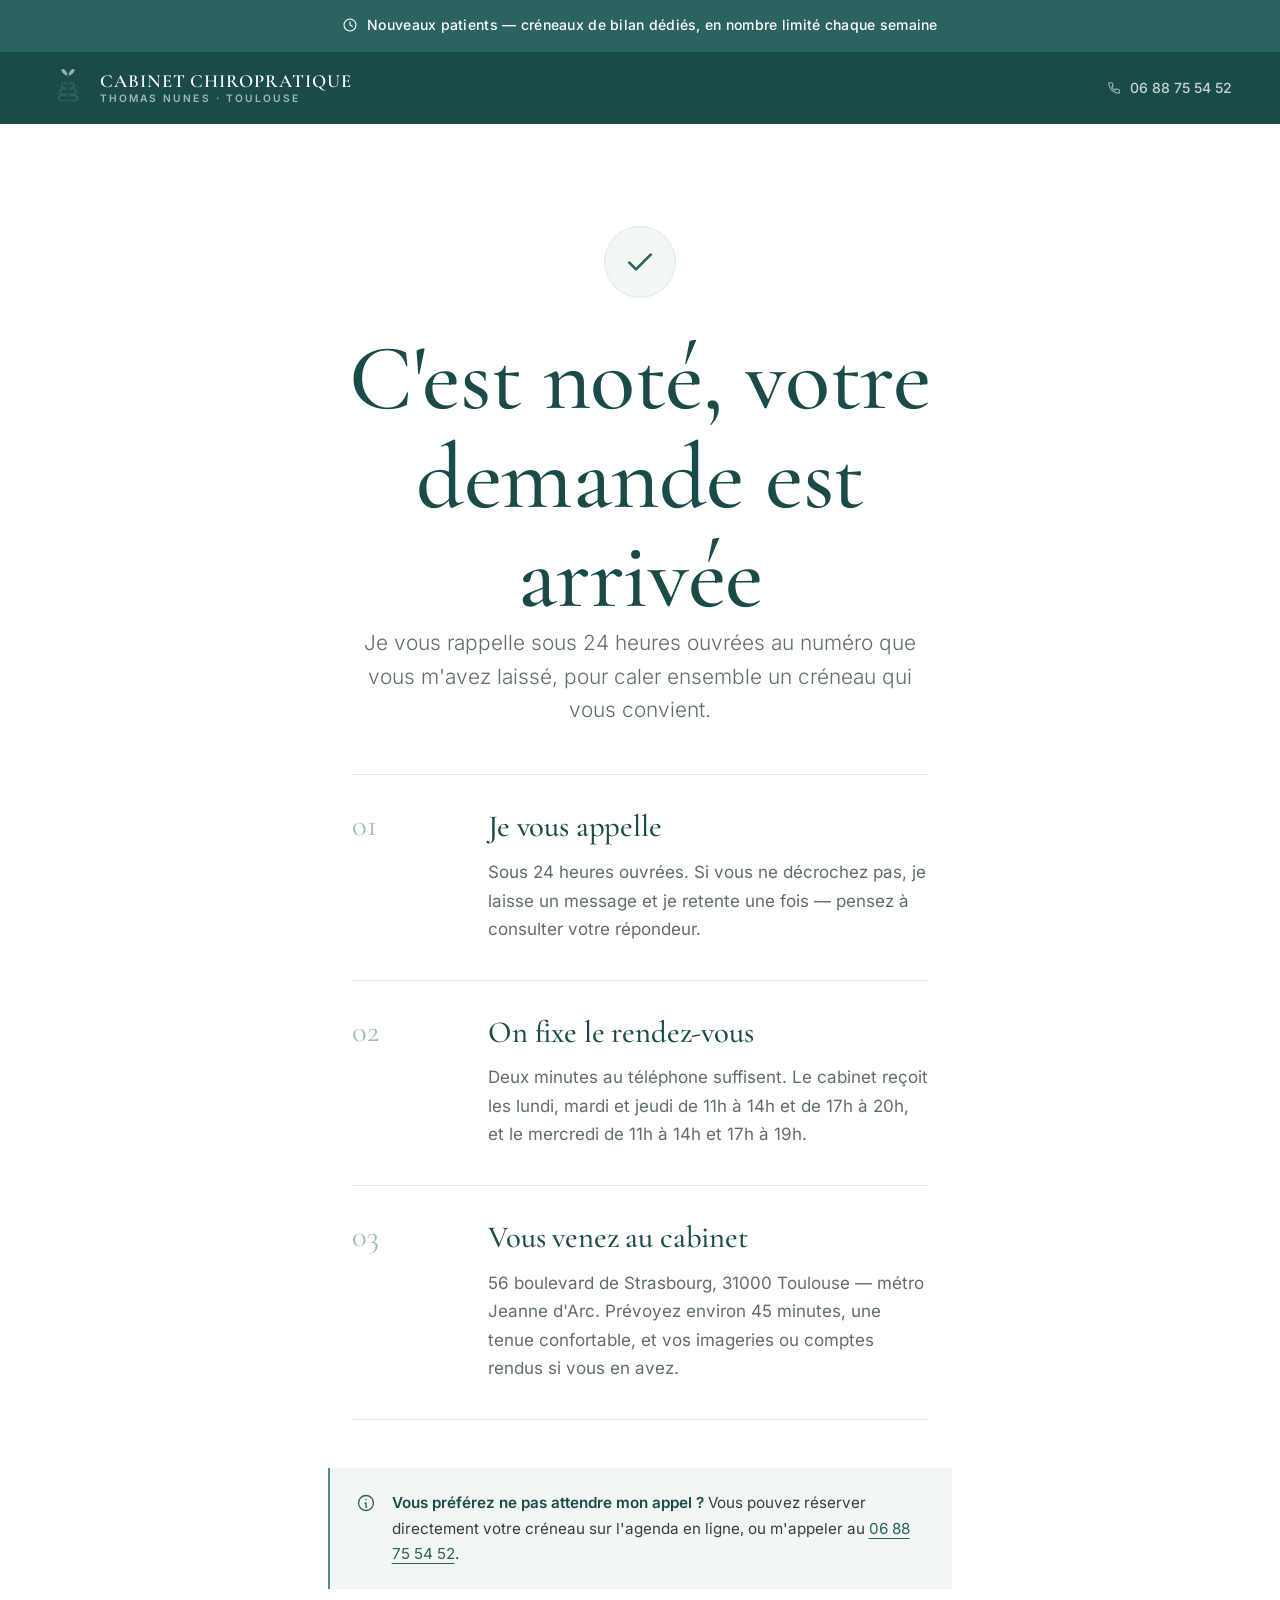
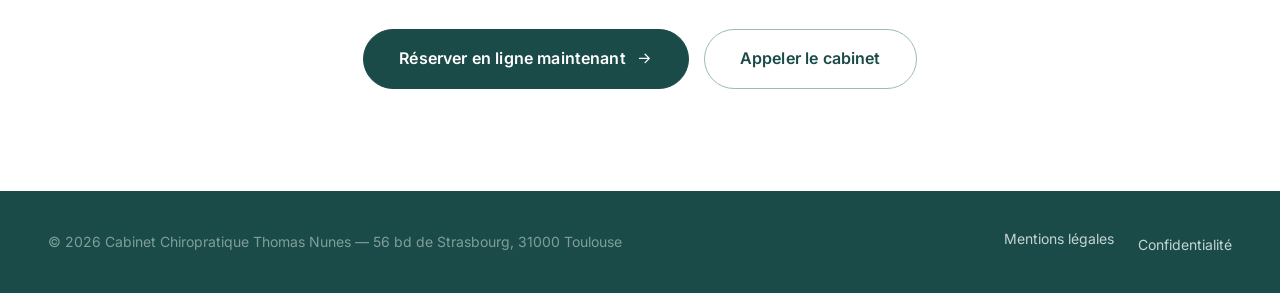
<file: bilan/merci/index.html>
<!DOCTYPE html>
<html lang="fr">
<head>
<meta charset="utf-8">
<meta name="viewport" content="width=device-width, initial-scale=1">

<!-- ==========================================================================
     TUNNEL DE VENTE — PAGE PRIVEE
     Non accessible depuis le site vitrine :
       · aucun lien entrant depuis l'accueil, le menu ou le pied de page ;
       · noindex (balise ci-dessous + robots.txt + en-tete X-Robots-Tag) ;
       · absente du sitemap.xml ;
       · pas de menu : le visiteur venu de la publicite reste dans le parcours.
     URL a utiliser dans vos annonces :
       https://nuneschiropratique.fr/bilan/?src=nom-de-campagne
     ========================================================================== -->
<meta name="robots" content="noindex, nofollow, noarchive, nosnippet">
<title>Demande envoyée — Cabinet Thomas Nunes</title>
<meta name="description" content="Votre demande de bilan chiropratique a bien été reçue.">
<meta name="theme-color" content="#1B4B48">
<link rel="icon" href="/assets/img/favicon.svg" type="image/svg+xml">
<link rel="preload" href="/assets/fonts/cormorant-garamond.woff2" as="font" type="font/woff2" crossorigin>
<link rel="preload" href="/assets/fonts/inter.woff2" as="font" type="font/woff2" crossorigin>
<link rel="stylesheet" href="/assets/css/site.css">
<link rel="stylesheet" href="/assets/css/funnel.css">
</head>
<body class="funnel">
<a class="skip-link" href="#reserver">Aller au formulaire de réservation</a>
<div class="swipe" aria-hidden="true"></div>
<div class="offer-bar">
  <span><svg viewBox="0 0 24 24" fill="none" stroke="currentColor" stroke-width="1.6" stroke-linecap="round" stroke-linejoin="round" aria-hidden="true"><circle cx="12" cy="12" r="9"/><path d="M12 7v5l3.5 2"/></svg> Nouveaux patients — créneaux de bilan dédiés, en nombre limité chaque semaine</span>
</div>
<header class="funnel-header">
  <div class="wrap funnel-header__inner">
    <span class="brand">
      <img class="brand__mark" src="/assets/img/logo.svg" alt="" width="40" height="40">
      <span class="brand__text">
        <span class="brand__name">Cabinet Chiropratique</span>
        <span class="brand__role">Thomas Nunes · Toulouse</span>
      </span>
    </span>
    <a class="funnel-header__meta" href="tel:+33688755452"><svg viewBox="0 0 24 24" fill="none" stroke="currentColor" stroke-width="1.6" stroke-linecap="round" stroke-linejoin="round" aria-hidden="true"><path d="M5 4h4l2 5-2.5 1.5a11 11 0 0 0 5 5L15 13l5 2v4a1 1 0 0 1-1 1A16 16 0 0 1 4 5a1 1 0 0 1 1-1z"/></svg> 06 88 75 54 52</a>
  </div>
</header>
<main>

  <section class="thanks">
    <div class="wrap wrap--narrow">
      <div class="thanks__icon"><svg viewBox="0 0 24 24" fill="none" stroke="currentColor" stroke-width="2" stroke-linecap="round" stroke-linejoin="round" aria-hidden="true"><path d="M4 12.5l5 5L20 6.5"/></svg></div>
      <h1 data-words>C'est noté, votre demande est arrivée</h1>
      <p class="lede">Je vous rappelle sous 24&nbsp;heures ouvrées au numéro que vous m'avez laissé,
      pour caler ensemble un créneau qui vous convient.</p>

      <ol class="steps">
        <li><h3>Je vous appelle</h3><p>Sous 24&nbsp;heures ouvrées. Si vous ne décrochez pas, je laisse un message et je retente une fois — pensez à consulter votre répondeur.</p></li>
        <li><h3>On fixe le rendez-vous</h3><p>Deux minutes au téléphone suffisent. Le cabinet reçoit les lundi, mardi et jeudi de 11h à 14h et de 17h à 20h, et le mercredi de 11h à 14h et 17h à 19h.</p></li>
        <li><h3>Vous venez au cabinet</h3><p>56 boulevard de Strasbourg, 31000 Toulouse — métro Jeanne d'Arc. Prévoyez environ 45&nbsp;minutes, une tenue confortable, et vos imageries ou comptes rendus si vous en avez.</p></li>
      </ol>

      <div class="note" style="margin-top:3rem;text-align:left"><svg viewBox="0 0 24 24" fill="none" stroke="currentColor" stroke-width="1.6" stroke-linecap="round" stroke-linejoin="round" aria-hidden="true"><circle cx="12" cy="12" r="9"/><path d="M12 8h.01M11 12h1v5h1"/></svg><div><p><strong>Vous préférez
      ne pas attendre mon appel&nbsp;?</strong> Vous pouvez réserver directement votre créneau sur
      l'agenda en ligne, ou m'appeler au <a href="tel:+33688755452">06 88 75 54 52</a>.</p></div></div>

      <div class="btn-row" style="justify-content:center;margin-top:2.5rem">
        <a class="btn btn--lg" href="/reserver/" data-magnetic>Réserver en ligne maintenant <svg viewBox="0 0 24 24" fill="none" stroke="currentColor" stroke-width="1.8" stroke-linecap="round" stroke-linejoin="round" aria-hidden="true"><path d="M5 12h14M13 6l6 6-6 6"/></svg></a>
        <a class="btn btn--ghost btn--lg" href="tel:+33688755452">Appeler le cabinet</a>
      </div>
    </div>
  </section>

  <!-- ==========================================================================
       SUIVI DE CONVERSION (optionnel)
       Cette page est l'endroit exact ou declencher votre conversion publicitaire :
       un visiteur qui l'atteint a envoye le formulaire.
         Meta / Facebook Ads :  fbq('track', 'Lead');
         Google Ads :           gtag('event', 'conversion', {'send_to': 'AW-XXXX/YYYY'});
       Attention RGPD : tout pixel publicitaire necessite le consentement prealable
       du visiteur (banniere cookies), et il faudra elargir la regle
       Content-Security-Policy dans netlify.toml. Voir le README.
       ========================================================================== -->

</main>
<footer class="funnel-footer">
  <div class="wrap funnel-footer__inner">
    <p style="margin:0">© <span data-year>2026</span> Cabinet Chiropratique Thomas Nunes — 56 bd de Strasbourg, 31000 Toulouse</p>
    <ul style="display:flex;gap:1.5rem;list-style:none;margin:0;padding:0">
      <li><a href="/mentions-legales/">Mentions légales</a></li>
      <li><a href="/confidentialite/">Confidentialité</a></li>
    </ul>
  </div>
</footer>

<script src="/assets/js/site.js" defer></script>
</body>
</html>
</file>
<file: assets/css/site.css>
/* ==========================================================================
   Cabinet Chiropratique Thomas Nunes — Design system
   --------------------------------------------------------------------------
   Palette reprise du logo : teal petrole sur blanc, typographie serif
   classique. Pour ajuster l'identite, ne touchez que le bloc "MARQUE".
   Polices auto-hebergees : aucune requete externe (RGPD).
   ========================================================================== */

@font-face {
  font-family: "Cormorant Garamond";
  src: url("/assets/fonts/cormorant-garamond.woff2") format("woff2-variations"),
       url("/assets/fonts/cormorant-garamond.woff2") format("woff2");
  font-weight: 300 700;
  font-style: normal;
  font-display: swap;
}
@font-face {
  font-family: "Inter";
  src: url("/assets/fonts/inter.woff2") format("woff2-variations"),
       url("/assets/fonts/inter.woff2") format("woff2");
  font-weight: 300 700;
  font-style: normal;
  font-display: swap;
}

:root {
  /* ---- MARQUE ---- */
  --brand-900: #1B4B48;   /* teal profond : aplats, pied de page   */
  --brand-700: #2A6360;   /* teal du logo : titres, boutons        */
  --brand-500: #4E8C87;   /* teal clair : survols, traits          */
  --brand-300: #9BBCB8;
  --brand-100: #DCE9E7;
  --brand-050: #F2F7F6;

  /* ---- Neutres (repris de l'ambiance du cabinet : blanc, bois, lin) ---- */
  --ink-900: #14201F;
  --ink-700: #32403E;
  --ink-500: #5F6E6B;
  --ink-300: #9AA5A3;
  --line: #E6E4DF;
  --paper: #FFFFFF;
  --paper-2: #FAF9F7;
  --sand: #F4F1EB;

  /* ---- Typographie ---- */
  --font-display: "Cormorant Garamond", ui-serif, Georgia, "Times New Roman", serif;
  --font-body: "Inter", -apple-system, BlinkMacSystemFont, "Segoe UI", Roboto, Arial, sans-serif;

  --step--1: clamp(0.82rem, 0.8rem + 0.1vw, 0.875rem);
  --step-0:  clamp(1rem, 0.97rem + 0.14vw, 1.06rem);
  --step-1:  clamp(1.13rem, 1.07rem + 0.3vw, 1.3rem);
  --step-2:  clamp(1.45rem, 1.28rem + 0.8vw, 1.95rem);
  --step-3:  clamp(1.8rem, 1.5rem + 1.5vw, 2.8rem);
  --step-4:  clamp(2.3rem, 1.75rem + 2.7vw, 4rem);
  --step-5:  clamp(2.9rem, 1.9rem + 4.9vw, 6rem);

  --gutter: clamp(1.15rem, 4vw, 3rem);
  --wrap: 1280px;
  --wrap-narrow: 720px;
  --radius: 4px;
  --radius-lg: 10px;
  --radius-pill: 999px;
  --shadow-sm: 0 1px 2px rgba(20, 32, 31, .05), 0 3px 10px rgba(20, 32, 31, .04);
  --shadow-md: 0 6px 18px rgba(20, 32, 31, .07), 0 20px 44px rgba(20, 32, 31, .07);
  --shadow-lg: 0 14px 34px rgba(20, 32, 31, .08), 0 40px 90px rgba(20, 32, 31, .11);
  --ease: cubic-bezier(.22, .61, .36, 1);
  --ease-out-expo: cubic-bezier(.16, 1, .3, 1);

  color-scheme: light;
}

*, *::before, *::after { box-sizing: border-box; }

html { -webkit-text-size-adjust: 100%; scroll-behavior: smooth; scroll-padding-top: 6rem; }

body {
  margin: 0;
  background: var(--paper);
  color: var(--ink-700);
  font-family: var(--font-body);
  font-size: var(--step-0);
  font-weight: 400;
  line-height: 1.68;
  -webkit-font-smoothing: antialiased;
  text-rendering: optimizeLegibility;
  overflow-x: hidden;
}

h1, h2, h3, h4 {
  font-family: var(--font-display);
  color: var(--brand-900);
  font-weight: 500;
  line-height: 1.06;
  letter-spacing: -0.005em;
  margin: 0 0 .55em;
  text-wrap: balance;
}
h1 { font-size: var(--step-5); }
h2 { font-size: var(--step-4); }
h3 { font-size: var(--step-2); }
h4 { font-size: var(--step-1); }

p { margin: 0 0 1.15em; text-wrap: pretty; }
p:last-child { margin-bottom: 0; }

a { color: var(--brand-700); text-decoration-thickness: 1px; text-underline-offset: 4px; transition: color .2s var(--ease); }
a:hover { color: var(--brand-500); }

img, svg, video { max-width: 100%; height: auto; display: block; }
ul, ol { margin: 0 0 1.15em; padding-left: 1.25em; }
li + li { margin-top: .45em; }
strong { color: var(--brand-900); font-weight: 600; }
em { font-style: italic; }
hr { border: 0; border-top: 1px solid var(--line); margin: 3rem 0; }

:focus-visible { outline: 2px solid var(--brand-700); outline-offset: 4px; border-radius: 2px; }
::selection { background: var(--brand-100); color: var(--brand-900); }

.skip-link {
  position: absolute; left: 50%; top: 0; transform: translate(-50%, -120%);
  background: var(--brand-900); color: #fff; padding: .7rem 1.2rem;
  border-radius: 0 0 var(--radius) var(--radius); z-index: 400;
  text-decoration: none; font-weight: 600;
}
.skip-link:focus { transform: translate(-50%, 0); color: #fff; }

.visually-hidden {
  position: absolute !important; width: 1px; height: 1px; padding: 0; margin: -1px;
  overflow: hidden; clip: rect(0 0 0 0); white-space: nowrap; border: 0;
}

/* ==========================================================================
   Mise en page
   ========================================================================== */

.wrap { width: 100%; max-width: var(--wrap); margin-inline: auto; padding-inline: var(--gutter); }
.wrap--narrow { max-width: var(--wrap-narrow); }
.wrap--wide { max-width: 1520px; }

.section { padding-block: clamp(4rem, 9vw, 9rem); }
.section--tight { padding-block: clamp(2.5rem, 5vw, 4.5rem); }
.section--paper2 { background: var(--paper-2); }
.section--sand { background: var(--sand); }
.section--brand { background: var(--brand-900); color: #C3D6D3; }
.section--brand h2, .section--brand h3, .section--brand h4 { color: #fff; }
.section--soft { background: var(--brand-050); }

.section-head { max-width: 44rem; margin-bottom: clamp(2.5rem, 5vw, 4.5rem); }
.section-head--center { margin-inline: auto; text-align: center; }

.eyebrow {
  display: inline-flex; align-items: center; gap: .7rem;
  font-family: var(--font-body); font-size: .74rem; font-weight: 600;
  letter-spacing: .18em; text-transform: uppercase;
  color: var(--brand-500); margin: 0 0 1.25rem;
}
.eyebrow::before { content: ""; width: 2rem; height: 1px; background: currentColor; opacity: .7; }
.section-head--center .eyebrow::before { display: none; }
.section--brand .eyebrow { color: var(--brand-300); }

.lede { font-size: var(--step-1); color: var(--ink-500); line-height: 1.6; font-weight: 300; }
.section--brand .lede { color: #9FBBB7; }

.grid { display: grid; gap: clamp(1.25rem, 3vw, 2.5rem); }
.grid--2 { grid-template-columns: repeat(auto-fit, minmax(min(100%, 20rem), 1fr)); }
.grid--3 { grid-template-columns: repeat(auto-fit, minmax(min(100%, 17rem), 1fr)); }
.grid--4 { grid-template-columns: repeat(auto-fit, minmax(min(100%, 13rem), 1fr)); }

.split { display: grid; gap: clamp(2.5rem, 6vw, 5.5rem); grid-template-columns: 1fr; align-items: center; }
.split > *, .grid > * { min-width: 0; }
@media (min-width: 62rem) {
  .split { grid-template-columns: 1fr 1fr; }
  .split--wide-left { grid-template-columns: 1.15fr .85fr; }
  .split--wide-right { grid-template-columns: .85fr 1.15fr; }
  .split--reverse > :first-child { order: 2; }
  .split--top { align-items: start; }
}

/* ==========================================================================
   Boutons
   ========================================================================== */

.btn {
  --btn-bg: var(--brand-900);
  --btn-fg: #fff;
  --btn-border: var(--brand-900);
  position: relative; overflow: hidden;
  display: inline-flex; align-items: center; justify-content: center; gap: .65rem;
  padding: 1.05rem 1.85rem;
  background: var(--btn-bg); color: var(--btn-fg);
  border: 1px solid var(--btn-border); border-radius: var(--radius-pill);
  font: inherit; font-size: .95rem; font-weight: 600; letter-spacing: .01em; line-height: 1.2;
  text-decoration: none; cursor: pointer;
  transition: background-color .3s var(--ease), border-color .3s var(--ease),
              color .3s var(--ease), transform .3s var(--ease-out-expo), box-shadow .3s var(--ease);
}
.btn > * { position: relative; z-index: 1; }
.btn::before {
  content: ""; position: absolute; inset: 0; z-index: 0; border-radius: inherit;
  background: var(--brand-500);
  transform: scaleX(0); transform-origin: left center;
  transition: transform .45s var(--ease-out-expo);
}
.btn:hover { color: var(--btn-fg); border-color: var(--brand-500); box-shadow: var(--shadow-md); }
.btn:hover::before { transform: scaleX(1); }
.btn:active { transform: scale(.98); }
.btn svg { width: 1.05em; height: 1.05em; flex: none; transition: transform .35s var(--ease-out-expo); }
.btn:hover svg { transform: translateX(3px); }

.btn--ghost { --btn-bg: transparent; --btn-fg: var(--brand-900); --btn-border: var(--brand-300); }
.btn--ghost:hover { --btn-fg: #fff; }
.btn--light { --btn-bg: #fff; --btn-fg: var(--brand-900); --btn-border: #fff; }
.btn--light:hover { --btn-fg: #fff; }
.btn--outline-light { --btn-bg: transparent; --btn-fg: #fff; --btn-border: rgba(255,255,255,.4); }
.btn--lg { padding: 1.2rem 2.2rem; font-size: 1rem; }
.btn--block { width: 100%; }

.btn-row { display: flex; flex-wrap: wrap; gap: .9rem; align-items: center; }

/* Lien souligne anime */
.link-arrow {
  display: inline-flex; align-items: center; gap: .55rem;
  font-weight: 600; font-size: .95rem; text-decoration: none;
  color: var(--brand-900); padding-bottom: .3rem;
  background-image: linear-gradient(var(--brand-700), var(--brand-700));
  background-size: 0% 1px; background-position: left bottom; background-repeat: no-repeat;
  transition: background-size .45s var(--ease-out-expo), color .25s var(--ease);
}
.link-arrow:hover { background-size: 100% 1px; color: var(--brand-700); }
.link-arrow svg { width: 1em; height: 1em; transition: transform .4s var(--ease-out-expo); }
.link-arrow:hover svg { transform: translateX(4px); }

/* ==========================================================================
   Chargement + transitions de page
   ========================================================================== */

.loader {
  position: fixed; inset: 0; z-index: 500;
  display: grid; place-items: center;
  background: var(--paper);
  transition: opacity .7s var(--ease), visibility .7s;
}
.loader.is-done { opacity: 0; visibility: hidden; }
.loader__mark { width: 74px; height: 74px; }
.loader__mark path, .loader__mark ellipse {
  opacity: 0;
  animation: markIn .9s var(--ease-out-expo) forwards;
}
.loader__mark path:nth-child(2) { animation-delay: .08s; }
.loader__mark path:nth-child(3) { animation-delay: .16s; }
.loader__mark ellipse { animation-delay: .24s; }
@keyframes markIn { from { opacity: 0; transform: translateY(6px); } to { opacity: 1; transform: none; } }
.loader__bar {
  position: absolute; bottom: 28%; left: 50%; transform: translateX(-50%);
  width: min(160px, 40vw); height: 1px; background: var(--line); overflow: hidden;
}
.loader__bar i { display: block; height: 100%; width: 100%; background: var(--brand-700);
  transform: scaleX(0); transform-origin: left; animation: barFill 1s var(--ease-out-expo) forwards; }
@keyframes barFill { to { transform: scaleX(1); } }

/* Voile de transition entre les pages */
.swipe {
  position: fixed; inset: 0; z-index: 450; pointer-events: none;
  background: var(--brand-900);
  transform: scaleY(0); transform-origin: bottom;
}
.swipe.is-out { transform: scaleY(1); transform-origin: bottom; transition: transform .55s var(--ease-out-expo); }

/* Barre de progression de lecture */
.progress {
  position: fixed; top: 0; left: 0; right: 0; height: 2px; z-index: 300;
  background: transparent; pointer-events: none;
}
.progress i {
  display: block; height: 100%; width: 100%; background: var(--brand-500);
  transform: scaleX(0); transform-origin: left; will-change: transform;
}

/* Curseur personnalise (pointeur fin uniquement) */
.cursor {
  position: fixed; top: 0; left: 0; z-index: 480; pointer-events: none;
  width: 26px; height: 26px; margin: -13px 0 0 -13px; border-radius: 50%;
  border: 1px solid var(--brand-500);
  opacity: 0; transition: opacity .3s, width .3s var(--ease-out-expo),
              height .3s var(--ease-out-expo), margin .3s var(--ease-out-expo),
              background-color .3s var(--ease);
  will-change: transform;
}
.cursor.is-on { opacity: 1; }
.cursor.is-hover { width: 56px; height: 56px; margin: -28px 0 0 -28px; background: rgba(78,140,135,.12); }
@media (hover: none), (pointer: coarse) { .cursor { display: none; } }

/* ==========================================================================
   En-tete
   ========================================================================== */

.site-header {
  position: fixed; top: 0; left: 0; right: 0; z-index: 200;
  background: rgba(255, 255, 255, .82);
  backdrop-filter: saturate(180%) blur(14px);
  -webkit-backdrop-filter: saturate(180%) blur(14px);
  border-bottom: 1px solid transparent;
  transition: transform .5s var(--ease-out-expo), border-color .3s var(--ease), background-color .3s var(--ease);
}
.site-header.is-stuck { border-bottom-color: var(--line); }
.site-header.is-hidden { transform: translateY(-101%); }
body { padding-top: 5.25rem; }

.site-header__inner { display: flex; align-items: center; justify-content: space-between; gap: 1.25rem; min-height: 5.25rem; }

.brand { display: inline-flex; align-items: center; gap: .75rem; text-decoration: none; min-width: 0; }
.brand__mark { width: 2.5rem; height: 2.5rem; flex: none; }
.brand__text { display: flex; flex-direction: column; line-height: 1.15; min-width: 0; }
.brand__name {
  font-family: var(--font-display); font-size: 1.16rem; font-weight: 600;
  color: var(--brand-900); letter-spacing: .05em; text-transform: uppercase; white-space: nowrap;
}
.brand__role { font-size: .64rem; font-weight: 600; letter-spacing: .2em; text-transform: uppercase; color: var(--brand-500); }

.nav { display: flex; align-items: center; gap: clamp(.25rem, 1.4vw, 1rem); }
.nav__list { display: flex; align-items: center; gap: .1rem; list-style: none; margin: 0; padding: 0; }
.nav__list li { margin: 0; }
.nav__link {
  position: relative; display: inline-block; padding: .6rem .9rem;
  color: var(--ink-700); font-weight: 500; font-size: .92rem; text-decoration: none;
  transition: color .25s var(--ease);
}
.nav__link::after {
  content: ""; position: absolute; left: .9rem; right: .9rem; bottom: .3rem; height: 1px;
  background: var(--brand-700); transform: scaleX(0); transform-origin: right;
  transition: transform .45s var(--ease-out-expo);
}
.nav__link:hover { color: var(--brand-900); }
.nav__link:hover::after { transform: scaleX(1); transform-origin: left; }
.nav__link[aria-current="page"] { color: var(--brand-900); font-weight: 600; }
.nav__link[aria-current="page"]::after { transform: scaleX(1); }

.nav-toggle {
  display: none; align-items: center; gap: .55rem;
  padding: .6rem 1rem; border: 1px solid var(--line); border-radius: var(--radius-pill);
  background: var(--paper); color: var(--brand-900); font: inherit; font-size: .88rem; font-weight: 600; cursor: pointer;
}
.nav-toggle__bars { position: relative; width: 1rem; height: .65rem; flex: none; }
.nav-toggle__bars span { position: absolute; left: 0; right: 0; height: 1.5px; background: currentColor; transition: transform .3s var(--ease-out-expo), opacity .2s; }
.nav-toggle__bars span:nth-child(1) { top: 0; }
.nav-toggle__bars span:nth-child(2) { top: 50%; transform: translateY(-50%); }
.nav-toggle__bars span:nth-child(3) { bottom: 0; }
[aria-expanded="true"] .nav-toggle__bars span:nth-child(1) { transform: translateY(.32rem) rotate(45deg); }
[aria-expanded="true"] .nav-toggle__bars span:nth-child(2) { opacity: 0; }
[aria-expanded="true"] .nav-toggle__bars span:nth-child(3) { transform: translateY(-.32rem) rotate(-45deg); }

@media (max-width: 61.99rem) {
  .nav-toggle { display: inline-flex; }
  .nav {
    position: fixed; inset: 5.25rem 0 auto; z-index: 190;
    flex-direction: column; align-items: stretch; gap: .2rem;
    padding: 1.5rem var(--gutter) 2rem;
    background: var(--paper); border-bottom: 1px solid var(--line); box-shadow: var(--shadow-md);
    transform: translateY(-130%); opacity: 0; visibility: hidden;
    transition: transform .55s var(--ease-out-expo), opacity .3s var(--ease), visibility .5s;
    max-height: calc(100dvh - 5.25rem); overflow-y: auto;
  }
  .nav.is-open { transform: translateY(0); opacity: 1; visibility: visible; }
  .nav__list { flex-direction: column; align-items: stretch; gap: 0; }
  .nav__link { padding: .95rem 0; font-size: var(--step-2); font-family: var(--font-display); border-bottom: 1px solid var(--line); }
  .nav__link::after { display: none; }
  .nav .btn { margin-top: 1.25rem; }
}
@media (max-width: 24rem) {
  body { padding-top: 4.5rem; }
  .site-header__inner { min-height: 4.5rem; gap: .6rem; }
  .brand__mark { width: 2.1rem; height: 2.1rem; }
  .brand__name { font-size: 1rem; }
  .brand__role { display: none; }
  .nav { inset-block-start: 4.5rem; max-height: calc(100dvh - 4.5rem); }
}

/* ==========================================================================
   Hero
   ========================================================================== */

.hero { position: relative; padding-block: clamp(2.5rem, 6vw, 5.5rem) clamp(3rem, 7vw, 6rem); }
.hero h1 { margin-bottom: 1.35rem; }
.hero .lede { max-width: 33rem; }
.hero .btn-row { margin-top: 2.5rem; }

/* Titre revele mot par mot */
.reveal-words { display: inline; }
.reveal-words .w { display: inline-block; overflow: hidden; vertical-align: bottom; }
.reveal-words .w > span {
  display: inline-block;
  transform: translateY(105%);
  transition: transform .9s var(--ease-out-expo);
  transition-delay: calc(var(--i) * 55ms);
}
.is-lit .reveal-words .w > span { transform: translateY(0); }

/* ==========================================================================
   Images
   ========================================================================== */

.figure { position: relative; overflow: hidden; background: var(--brand-050); border-radius: var(--radius-lg); }
.figure img { width: 100%; height: 100%; object-fit: cover; display: block; }
.figure--portrait { aspect-ratio: 4 / 5; }
.figure--square  { aspect-ratio: 1 / 1; }
.figure--land    { aspect-ratio: 3 / 2; }
.figure--wide    { aspect-ratio: 16 / 9; }
.figure--tall    { aspect-ratio: 3 / 4; }
.figure--2-3     { aspect-ratio: 2 / 3; }   /* ratio reel de vos photos portrait */

/* Voile qui se retire au scroll */
.figure__mask {
  position: absolute; inset: 0; z-index: 2; background: var(--paper);
  transform: scaleY(1); transform-origin: top;
  transition: transform 1.1s var(--ease-out-expo);
}
.is-visible .figure__mask, .figure.is-visible .figure__mask { transform: scaleY(0); }

/* Parallaxe douce */
.figure--parallax img { will-change: transform; transform: scale(1.12); }

/* Repli si la photo n'est pas encore deposee dans assets/img/ */
.figure__fallback {
  position: absolute; inset: 0; z-index: 0;
  display: grid; place-items: center; gap: .6rem; text-align: center; padding: 1.5rem;
  background: linear-gradient(150deg, var(--brand-100), var(--brand-050) 55%, var(--sand));
  color: var(--brand-700);
}
.figure__fallback svg { width: 2.5rem; height: 2.5rem; opacity: .45; }
.figure__fallback span { font-size: var(--step--1); font-weight: 500; max-width: 20rem; opacity: .85; }
.figure img { position: relative; z-index: 1; }

figcaption { margin-top: .85rem; font-size: var(--step--1); color: var(--ink-500); }

/* Bande d'images pleine largeur */
.strip { display: grid; grid-template-columns: repeat(auto-fit, minmax(min(100%, 15rem), 1fr));
  gap: 1px; background: var(--line); align-items: start; } /* chaque photo garde son propre ratio, sans etirement */
.strip .figure { border-radius: 0; }

/* ==========================================================================
   Bandeau de confiance / chiffres
   ========================================================================== */

.facts { display: grid; gap: 1px; background: var(--line); border-block: 1px solid var(--line); list-style: none; margin: 0; padding: 0;
  grid-template-columns: repeat(auto-fit, minmax(min(100%, 14rem), 1fr)); }
.facts li { margin: 0; padding: 2rem 1.75rem; background: var(--paper); }
.facts b { display: block; font-family: var(--font-display); font-size: var(--step-2); font-weight: 500; color: var(--brand-900); line-height: 1.1; }
.facts span { display: block; margin-top: .4rem; font-size: var(--step--1); color: var(--ink-500); }
.section--brand .facts { background: rgba(255,255,255,.14); border-color: rgba(255,255,255,.14); }
.section--brand .facts li { background: var(--brand-900); }
.section--brand .facts b { color: #fff; }
.section--brand .facts span { color: #9FBBB7; }

/* ==========================================================================
   Cartes
   ========================================================================== */

.card { display: flex; flex-direction: column; padding: clamp(1.75rem, 3vw, 2.5rem);
  background: var(--paper); border: 1px solid var(--line); border-radius: var(--radius-lg);
  transition: transform .5s var(--ease-out-expo), box-shadow .5s var(--ease), border-color .3s var(--ease); }
.card:hover { transform: translateY(-5px); box-shadow: var(--shadow-md); border-color: var(--brand-100); }
.card h3 { font-size: var(--step-2); margin-bottom: .6rem; }
.card p { color: var(--ink-500); margin-bottom: 0; }
.card__num { font-family: var(--font-display); font-size: var(--step-2); color: var(--brand-300); margin-bottom: 1rem; line-height: 1; }
.card__icon { display: grid; place-items: center; width: 2.9rem; height: 2.9rem; margin-bottom: 1.35rem;
  border-radius: 50%; background: var(--brand-050); color: var(--brand-700); border: 1px solid var(--brand-100); }
.card__icon svg { width: 1.35rem; height: 1.35rem; }

.pills { display: flex; flex-wrap: wrap; gap: .5rem; list-style: none; margin: 0; padding: 0; }
.pills li { margin: 0; display: inline-flex; align-items: center; gap: .45rem;
  padding: .55rem 1.1rem; border-radius: var(--radius-pill);
  background: var(--paper); border: 1px solid var(--line); font-size: .9rem; font-weight: 500; color: var(--brand-900); }
.pills svg { width: .95rem; height: .95rem; color: var(--brand-500); flex: none; }

.checks { list-style: none; margin: 0; padding: 0; display: grid; gap: 1rem; }
.checks li { margin: 0; display: flex; gap: .9rem; align-items: flex-start; }
.checks li > span { min-width: 0; overflow-wrap: anywhere; }  /* email/telephone longs : ne force pas le debordement */
.checks svg { width: 1.2rem; height: 1.2rem; flex: none; margin-top: .3rem; color: var(--brand-500); }
.section--brand .checks svg { color: var(--brand-300); }

/* Liste numerotee editoriale */
.steps { counter-reset: step; display: grid; gap: 0; list-style: none; margin: 0; padding: 0; }
.steps > li { margin: 0; display: grid; gap: .5rem 2.5rem; padding: 2.25rem 0; border-top: 1px solid var(--line); }
.steps > li:last-child { border-bottom: 1px solid var(--line); }
@media (min-width: 48rem) {
  .steps > li { grid-template-columns: 6rem 1fr; }
  .steps > li::before { grid-row: 1 / span 2; grid-column: 1; }
  .steps h3, .steps p { grid-column: 2; }
}
.steps > li::before {
  counter-increment: step; content: counter(step, decimal-leading-zero);
  font-family: var(--font-display); font-size: var(--step-2); color: var(--brand-300); line-height: 1;
}
.steps h3 { font-size: var(--step-2); margin-bottom: .4rem; }
.steps p { color: var(--ink-500); margin-bottom: 0; }
.section--brand .steps > li { border-color: rgba(255,255,255,.16); }
.section--brand .steps > li::before { color: var(--brand-500); }
.section--brand .steps p { color: #9FBBB7; }

/* ==========================================================================
   Temoignages
   ========================================================================== */

.quote { display: flex; flex-direction: column; gap: 1.25rem; padding: clamp(1.75rem, 3vw, 2.5rem);
  background: var(--paper); border: 1px solid var(--line); border-radius: var(--radius-lg); height: 100%; }
.quote__stars { display: flex; gap: .15rem; color: #D9A441; }
.quote__stars svg { width: .95rem; height: .95rem; }
.quote blockquote { margin: 0; font-family: var(--font-display); font-size: var(--step-2); font-weight: 400;
  line-height: 1.32; color: var(--brand-900); }
.quote figcaption { margin: auto 0 0; font-size: var(--step--1); color: var(--ink-500); }
.quote figcaption b { display: block; color: var(--brand-900); font-size: .95rem; font-weight: 600; }

/* ==========================================================================
   FAQ
   ========================================================================== */

.faq { display: grid; gap: 0; border-top: 1px solid var(--line); }
.faq details { border-bottom: 1px solid var(--line); }
.faq summary {
  display: flex; align-items: flex-start; justify-content: space-between; gap: 1.5rem;
  padding: 1.6rem 0; cursor: pointer; list-style: none;
  font-family: var(--font-display); font-size: var(--step-2); font-weight: 500; color: var(--brand-900);
  transition: color .25s var(--ease);
}
.faq summary::-webkit-details-marker { display: none; }
.faq summary::after {
  content: ""; flex: none; width: 1.1rem; height: 1.1rem; margin-top: .45rem;
  background-image: linear-gradient(var(--brand-700), var(--brand-700)), linear-gradient(var(--brand-700), var(--brand-700));
  background-size: 1.1rem 1px, 1px 1.1rem; background-position: center; background-repeat: no-repeat;
  transition: transform .45s var(--ease-out-expo);
}
.faq details[open] summary::after { transform: rotate(135deg); }
.faq summary:hover { color: var(--brand-700); }
.faq__body { padding: 0 0 1.75rem; color: var(--ink-500); max-width: 52rem; }
.faq__body > :last-child { margin-bottom: 0; }

/* ==========================================================================
   Tableaux
   ========================================================================== */

.table-wrap { overflow-x: auto; max-width: 100%; }
table { width: 100%; border-collapse: collapse; font-size: .97rem; min-width: 17rem; }
caption { text-align: left; padding-bottom: 1rem; font-weight: 600; color: var(--brand-900); }
th, td { padding: 1.05rem 0; text-align: left; border-top: 1px solid var(--line); }
thead th { border-top: 0; font-size: .74rem; letter-spacing: .14em; text-transform: uppercase; color: var(--ink-500); font-weight: 600; }
tbody th { font-weight: 500; color: var(--brand-900); }
td.num { text-align: right; font-variant-numeric: tabular-nums; white-space: nowrap; color: var(--brand-900); }
tr.is-closed th, tr.is-closed td { color: var(--ink-300); }
tr.is-today th, tr.is-today td { color: var(--brand-700); font-weight: 600; }

/* ==========================================================================
   Formulaires
   ========================================================================== */

.form { display: grid; gap: 1.25rem; }
.form__row { display: grid; gap: 1.25rem; grid-template-columns: repeat(auto-fit, minmax(min(100%, 12rem), 1fr)); }
.field { display: grid; gap: .45rem; }
.field > label { font-size: .8rem; font-weight: 600; letter-spacing: .06em; text-transform: uppercase; color: var(--brand-900); }
.field .hint { font-size: var(--step--1); color: var(--ink-500); }
.req { color: var(--brand-500); }

input[type="text"], input[type="email"], input[type="tel"], input[type="date"], select, textarea {
  width: 100%; padding: .9rem 0; font: inherit; color: var(--ink-900);
  background: transparent; border: 0; border-bottom: 1px solid var(--line); border-radius: 0;
  transition: border-color .3s var(--ease); appearance: none;
}
textarea { min-height: 6.5rem; resize: vertical; }
select {
  background-image: linear-gradient(45deg, transparent 50%, var(--ink-500) 50%), linear-gradient(135deg, var(--ink-500) 50%, transparent 50%);
  background-position: calc(100% - 9px) 1.4rem, calc(100% - 4px) 1.4rem;
  background-size: 5px 5px, 5px 5px; background-repeat: no-repeat; padding-right: 2rem;
}
input:hover, select:hover, textarea:hover { border-color: var(--ink-300); }
input:focus, select:focus, textarea:focus { outline: none; border-color: var(--brand-700); }
::placeholder { color: var(--ink-300); }

.consent { display: flex; gap: .75rem; align-items: flex-start; font-size: .88rem; color: var(--ink-500); }
.consent input { margin-top: .25rem; width: 1.05rem; height: 1.05rem; accent-color: var(--brand-700); flex: none; }

/* ==========================================================================
   Encadres
   ========================================================================== */

.note { display: flex; gap: 1rem; align-items: flex-start; padding: 1.4rem 1.6rem;
  background: var(--brand-050); border-left: 2px solid var(--brand-500); font-size: .95rem; color: var(--ink-700); }
.note svg { width: 1.25rem; height: 1.25rem; flex: none; color: var(--brand-700); margin-top: .2rem; }
.note > div > :last-child { margin-bottom: 0; }
.note--warn { background: var(--sand); border-left-color: #C08A3E; }
.note--warn svg { color: #A9762F; }

.cta-band { position: relative; overflow: hidden; padding: clamp(3rem, 7vw, 6rem) clamp(1.5rem, 5vw, 5rem);
  background: var(--brand-900); color: #C3D6D3; text-align: center; border-radius: var(--radius-lg); }
.cta-band h2 { color: #fff; }
.cta-band p { color: #9FBBB7; max-width: 38rem; margin-inline: auto; }
.cta-band .btn-row { justify-content: center; margin-top: 2.5rem; }

/* Bandeau defilant */
.marquee { overflow: hidden; border-block: 1px solid var(--line); padding-block: 1.25rem; }
.marquee__track { display: flex; gap: 3rem; width: max-content; animation: slide 38s linear infinite; }
.marquee span { display: inline-flex; align-items: center; gap: 3rem; font-family: var(--font-display);
  font-size: var(--step-2); color: var(--brand-300); white-space: nowrap; }
.marquee span::after { content: "◆"; font-size: .45em; color: var(--brand-500); }
@keyframes slide { to { transform: translateX(-50%); } }
.marquee:hover .marquee__track { animation-play-state: paused; }

/* ==========================================================================
   Citation (bas de page editoriale)
   ========================================================================== */

.pullquote { text-align: center; padding-block: clamp(2.5rem, 6vw, 4rem); }
.pullquote blockquote {
  margin: 0 auto; max-width: 38rem;
  font-family: var(--font-display); font-style: italic; font-weight: 400;
  font-size: clamp(1.35rem, 1.1rem + 1vw, 1.9rem); line-height: 1.4;
  color: var(--brand-900);
}
.pullquote blockquote::before { content: "\201C"; }
.pullquote blockquote::after { content: "\201D"; }
.pullquote cite {
  display: block; margin-top: 1.1rem; font-style: normal; font-family: var(--font-body);
  font-size: .78rem; font-weight: 600; letter-spacing: .14em; text-transform: uppercase;
  color: var(--brand-500);
}

/* ==========================================================================
   Reservation integree (page /reserver/)
   ========================================================================== */

.booking-embed {
  position: relative; width: 100%;
  background: var(--paper-2); border: 1px solid var(--line); border-radius: var(--radius-lg);
  overflow: hidden;
}
.booking-embed iframe {
  display: block; width: 100%; border: 0;
  height: min(1500px, 150vh);
}
.booking-fallback {
  display: flex; flex-wrap: wrap; gap: .6rem 1rem; align-items: center; justify-content: space-between;
  margin-top: 1rem; padding: 1rem 1.4rem;
  background: var(--brand-050); border: 1px solid var(--brand-100); border-radius: var(--radius);
  font-size: .92rem; color: var(--ink-700);
}
.booking-fallback a { font-weight: 600; }  /* le nowrap forcait un debordement horizontal sur petit ecran */

/* ==========================================================================
   Pied de page
   ========================================================================== */

.site-footer { background: var(--brand-900); color: #91AEAA; padding-block: clamp(3.5rem, 7vw, 6rem) 2rem; }
.site-footer a { color: #C3D6D3; text-decoration: none; }
.site-footer a:hover { color: #fff; }
.site-footer .brand__name { color: #fff; }
.site-footer .brand__role { color: var(--brand-300); }
.footer-grid { display: grid; gap: clamp(2.5rem, 5vw, 4rem); grid-template-columns: repeat(auto-fit, minmax(min(100%, 13rem), 1fr)); }
.footer-grid h4 { color: #fff; font-family: var(--font-body); font-size: .72rem; letter-spacing: .18em; text-transform: uppercase; margin-bottom: 1.25rem; }
.footer-grid ul { list-style: none; margin: 0; padding: 0; font-size: .95rem; }
.footer-grid li + li { margin-top: .65rem; }
.footer-grid p { font-size: .95rem; }
.footer-bottom { display: flex; flex-wrap: wrap; gap: .6rem 1.5rem; justify-content: space-between; align-items: center;
  margin-top: clamp(3rem, 6vw, 4.5rem); padding-top: 2rem; border-top: 1px solid rgba(255,255,255,.14); font-size: var(--step--1); }
.footer-bottom ul { display: flex; flex-wrap: wrap; gap: .5rem 1.5rem; list-style: none; margin: 0; padding: 0; }
.footer-bottom li { margin: 0; }
.social { display: flex; gap: .5rem; }
.social a { display: grid; place-items: center; width: 2.4rem; height: 2.4rem; border-radius: 50%;
  border: 1px solid rgba(255,255,255,.2); transition: background-color .3s var(--ease), border-color .3s var(--ease); }
.social a:hover { background: rgba(255,255,255,.12); border-color: rgba(255,255,255,.45); }
.social svg { width: 1.1rem; height: 1.1rem; }

/* ==========================================================================
   Animations au defilement
   ========================================================================== */

.reveal { opacity: 0; transform: translateY(26px); transition: opacity .9s var(--ease-out-expo), transform .9s var(--ease-out-expo); }
.reveal.is-visible { opacity: 1; transform: none; }
.reveal[data-delay="1"] { transition-delay: .09s; }
.reveal[data-delay="2"] { transition-delay: .18s; }
.reveal[data-delay="3"] { transition-delay: .27s; }
.reveal[data-delay="4"] { transition-delay: .36s; }

@media (prefers-reduced-motion: reduce) {
  html { scroll-behavior: auto; }
  *, *::before, *::after { animation-duration: .01ms !important; animation-iteration-count: 1 !important; transition-duration: .01ms !important; }
  .reveal, .reveal-words .w > span { opacity: 1; transform: none; }
  .figure__mask { display: none; }
  .figure--parallax img { transform: none; }
  .loader { display: none; }
}

@media print {
  .site-header, .site-footer, .btn, .cta-band, .funnel-sticky, .loader, .cursor, .progress, .marquee { display: none !important; }
  body { background: #fff; color: #000; padding-top: 0; }
}
</file>
<file: assets/css/funnel.css>
/* ==========================================================================
   Tunnel de vente (/bilan/) — herite de site.css
   Page fermee : pas de menu, aucun lien vers la vitrine hors mentions legales.
   ========================================================================== */

body.funnel { padding-top: 0; }

.funnel-header { background: var(--brand-900); color: #fff; padding-block: 1rem; }
.funnel-header__inner { display: flex; align-items: center; justify-content: space-between; gap: 1rem; flex-wrap: wrap; }
.funnel-header .brand__name { color: #fff; }
.funnel-header .brand__role { color: var(--brand-300); }
.funnel-header__meta { display: flex; align-items: center; gap: .5rem; font-size: var(--step--1);
  color: #C3D6D3; font-weight: 500; text-decoration: none; }
.funnel-header__meta svg { width: 1rem; height: 1rem; color: var(--brand-300); flex: none; }

.offer-bar { background: var(--brand-700); color: #fff; padding-block: .8rem; text-align: center;
  font-size: var(--step--1); font-weight: 500; letter-spacing: .02em; }
.offer-bar span { display: inline-flex; align-items: center; gap: .55rem; flex-wrap: wrap; justify-content: center; }
.offer-bar svg { width: 1rem; height: 1rem; flex: none; }

.funnel-hero { padding-block: clamp(2.5rem, 6vw, 5rem); }
.funnel-hero h1 { margin-bottom: 1.25rem; }
.funnel-hero .lede { max-width: 35rem; }

.badge-row { display: flex; flex-wrap: wrap; gap: .5rem; margin-bottom: 1.75rem; }
.badge { display: inline-flex; align-items: center; gap: .45rem; padding: .45rem .95rem;
  border-radius: var(--radius-pill); background: var(--brand-050); border: 1px solid var(--brand-100);
  font-size: .8rem; font-weight: 600; color: var(--brand-900); }
.badge svg { width: .9rem; height: .9rem; color: var(--brand-500); flex: none; }

.booking-card { background: var(--paper); border: 1px solid var(--line);
  border-radius: var(--radius-lg); box-shadow: var(--shadow-lg); overflow: hidden; }
.booking-card__head { padding: 1.75rem clamp(1.5rem, 3vw, 2.1rem) 1.5rem; background: var(--brand-900);
  color: #C3D6D3; text-align: center; }
.booking-card__head h2 { color: #fff; font-size: var(--step-2); margin-bottom: .45rem; }
.booking-card__head p { font-size: .92rem; color: #9FBBB7; margin: 0; }
.booking-card__price { display: flex; align-items: baseline; justify-content: center; gap: .65rem; margin: 1rem 0 .3rem; }
.booking-card__price ins { font-family: var(--font-display); font-size: var(--step-4); font-weight: 500;
  color: #fff; text-decoration: none; line-height: 1; }
.booking-card__price del { color: #7F9E9A; font-size: var(--step-1); }
.booking-card__body { padding: clamp(1.5rem, 3vw, 2.1rem); }

@media (min-width: 62rem) {
  .funnel-split { display: grid; grid-template-columns: 1.1fr .9fr; gap: clamp(2.5rem, 5vw, 4rem); align-items: start; }
  .funnel-split__aside { position: sticky; top: 1.75rem; }
}
@media (max-width: 61.99rem) { .funnel-split { display: grid; gap: 2.5rem; } }

.pain-list { list-style: none; margin: 0; padding: 0; display: grid; gap: 0; border-top: 1px solid var(--line); }
.pain-list li { margin: 0; display: flex; gap: 1rem; align-items: flex-start; padding: 1.25rem 0;
  border-bottom: 1px solid var(--line); font-size: var(--step-1); font-family: var(--font-display);
  color: var(--brand-900); line-height: 1.4; }
.pain-list svg { width: 1.1rem; height: 1.1rem; flex: none; color: var(--brand-300); margin-top: .45rem; }

.included { list-style: none; margin: 0; padding: 0; display: grid; gap: 1.5rem; }
.included li { margin: 0; display: flex; gap: 1.15rem; align-items: flex-start; }
.included__num { display: grid; place-items: center; flex: none; width: 2.1rem; height: 2.1rem;
  border-radius: 50%; background: var(--brand-050); border: 1px solid var(--brand-100);
  color: var(--brand-700); font-family: var(--font-display); font-weight: 600; font-size: .95rem; }
.included b { display: block; color: var(--brand-900); font-size: 1.05rem; font-weight: 600; margin-bottom: .2rem; }
.included span { font-size: .95rem; color: var(--ink-500); }

.fit { display: grid; gap: 1.5rem; grid-template-columns: repeat(auto-fit, minmax(min(100%, 18rem), 1fr)); }
.fit__col { padding: clamp(1.75rem, 3vw, 2.5rem); border-radius: var(--radius-lg);
  border: 1px solid var(--line); background: var(--paper); }
.fit__col h3 { display: flex; align-items: center; gap: .6rem; font-size: var(--step-2); }
.fit__col h3 svg { width: 1.3rem; height: 1.3rem; flex: none; }
.fit__col--yes { border-color: var(--brand-100); background: var(--brand-050); }
.fit__col--yes h3 svg { color: var(--brand-500); }
.fit__col--no h3 svg { color: var(--ink-300); }
.fit__col ul { list-style: none; margin: 0; padding: 0; display: grid; gap: .7rem; font-size: .96rem; }
.fit__col li { margin: 0; padding-left: 1.3rem; position: relative; }
.fit__col li::before { content: ""; position: absolute; left: 0; top: .65em; width: .35rem; height: .35rem;
  border-radius: 50%; background: var(--brand-500); }
.fit__col--no li::before { background: var(--ink-300); }

.slots { display: flex; align-items: flex-start; gap: .85rem; padding: 1.25rem 1.5rem;
  border-radius: var(--radius); background: rgba(255,255,255,.08); border: 1px solid rgba(255,255,255,.18); }
.slots__label { font-size: .93rem; color: #C3D6D3; line-height: 1.55; flex: 1 1 auto; }
.slots__label strong { color: #fff; }
.slots svg { width: 1.2rem; height: 1.2rem; flex: none; color: var(--brand-300); margin-top: .15rem; }

.funnel-sticky { position: fixed; z-index: 250; left: 0; right: 0; bottom: 0;
  padding: .75rem var(--gutter) calc(.75rem + env(safe-area-inset-bottom));
  background: rgba(255,255,255,.95); backdrop-filter: blur(14px); -webkit-backdrop-filter: blur(14px);
  border-top: 1px solid var(--line); box-shadow: 0 -6px 24px rgba(20,32,31,.1);
  transform: translateY(120%); transition: transform .5s var(--ease-out-expo); }
.funnel-sticky.is-visible { transform: translateY(0); }
.funnel-sticky__inner { display: flex; align-items: center; gap: 1rem; max-width: var(--wrap); margin-inline: auto; }
.funnel-sticky__text { flex: 1; min-width: 0; }
.funnel-sticky__text b { display: block; color: var(--brand-900); font-size: .95rem; line-height: 1.25; }
.funnel-sticky__text span { font-size: .8rem; color: var(--ink-500); }
@media (min-width: 62rem) { .funnel-sticky { display: none; } }
@media (max-width: 61.99rem) { body.has-sticky-cta { padding-bottom: 5.5rem; } }

.funnel-footer { background: var(--brand-900); color: #7F9E9A; padding-block: 2.25rem; font-size: var(--step--1); }
.funnel-footer__inner { display: flex; flex-wrap: wrap; gap: .6rem 1.5rem; justify-content: space-between; align-items: center; }
.funnel-footer a { color: #C3D6D3; text-decoration: none; }
.funnel-footer a:hover { color: #fff; }

.thanks { text-align: center; padding-block: clamp(3.5rem, 8vw, 6.5rem); }
.thanks__icon { display: grid; place-items: center; width: 4.5rem; height: 4.5rem; margin: 0 auto 2rem;
  border-radius: 50%; background: var(--brand-050); border: 1px solid var(--brand-100); color: var(--brand-700); }
.thanks__icon svg { width: 2rem; height: 2rem; }
.thanks .steps { text-align: left; max-width: 36rem; margin: 3rem auto 0; }
</file>
